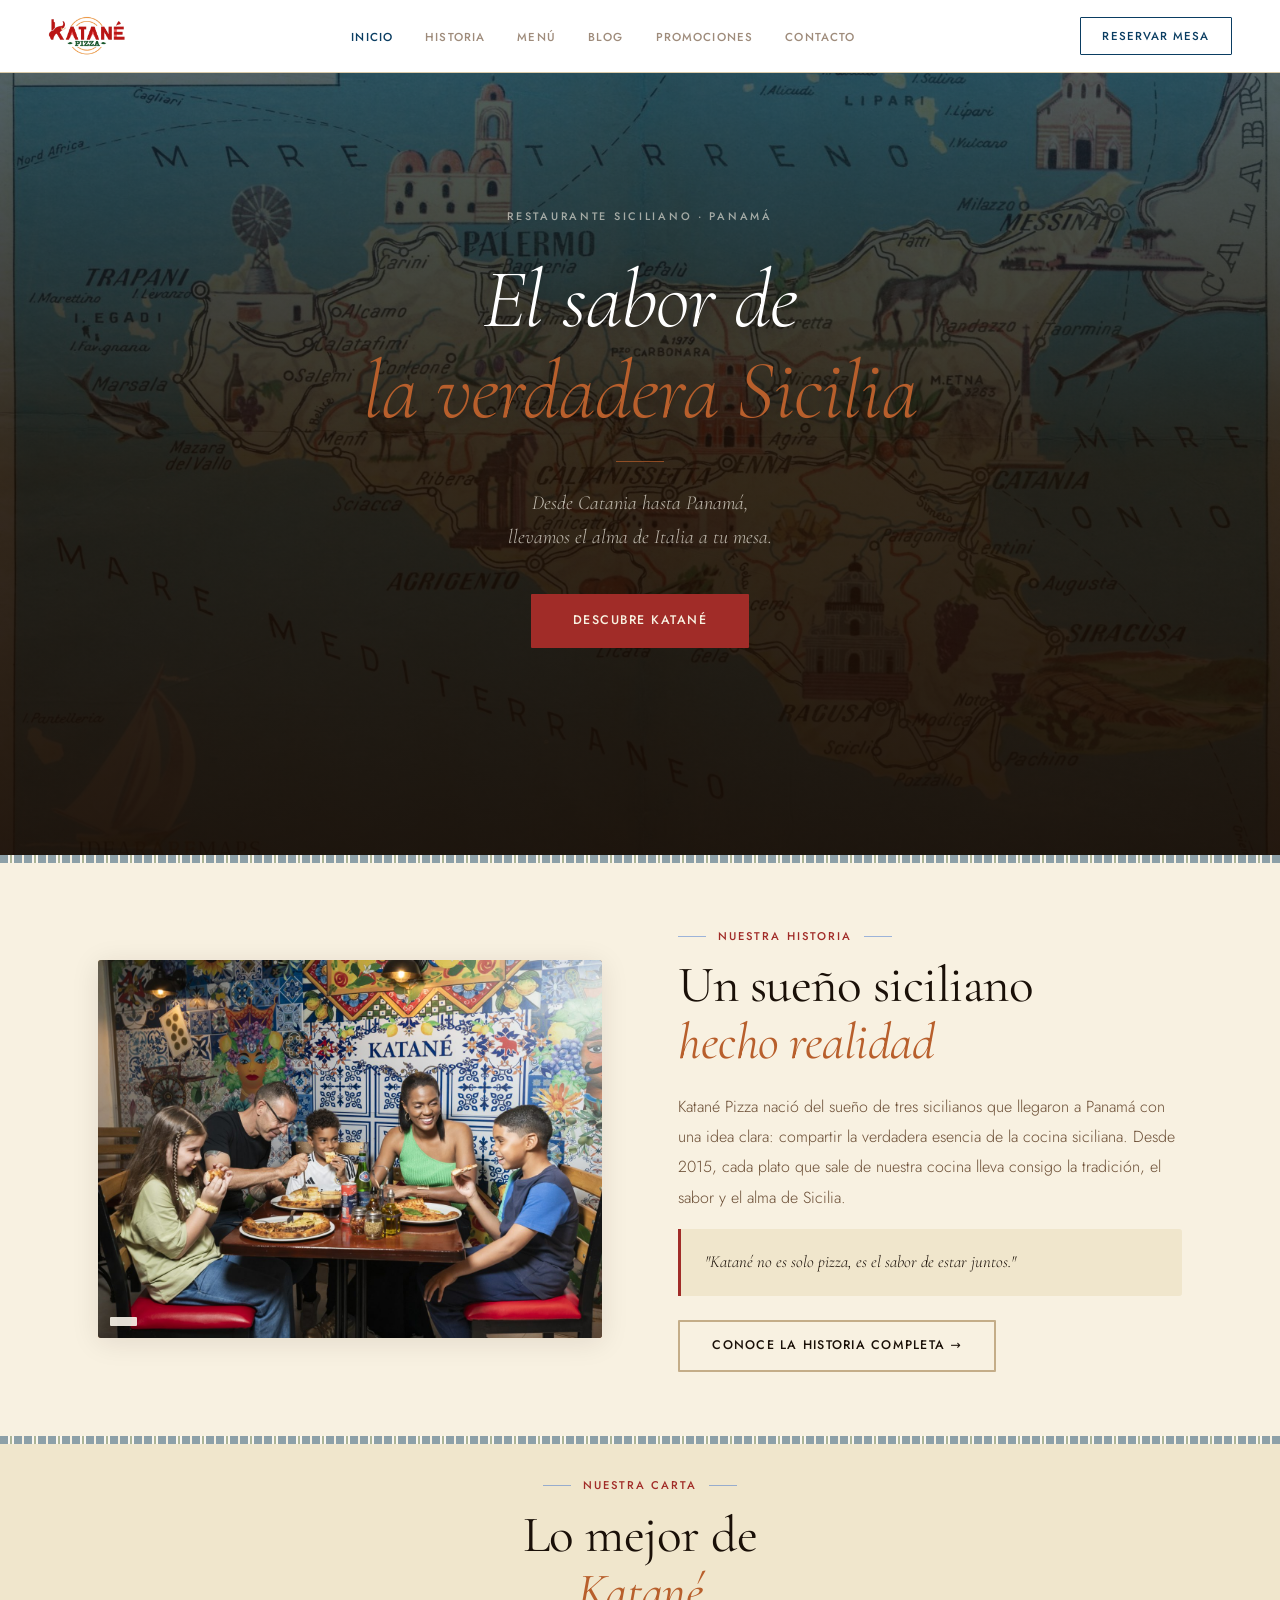
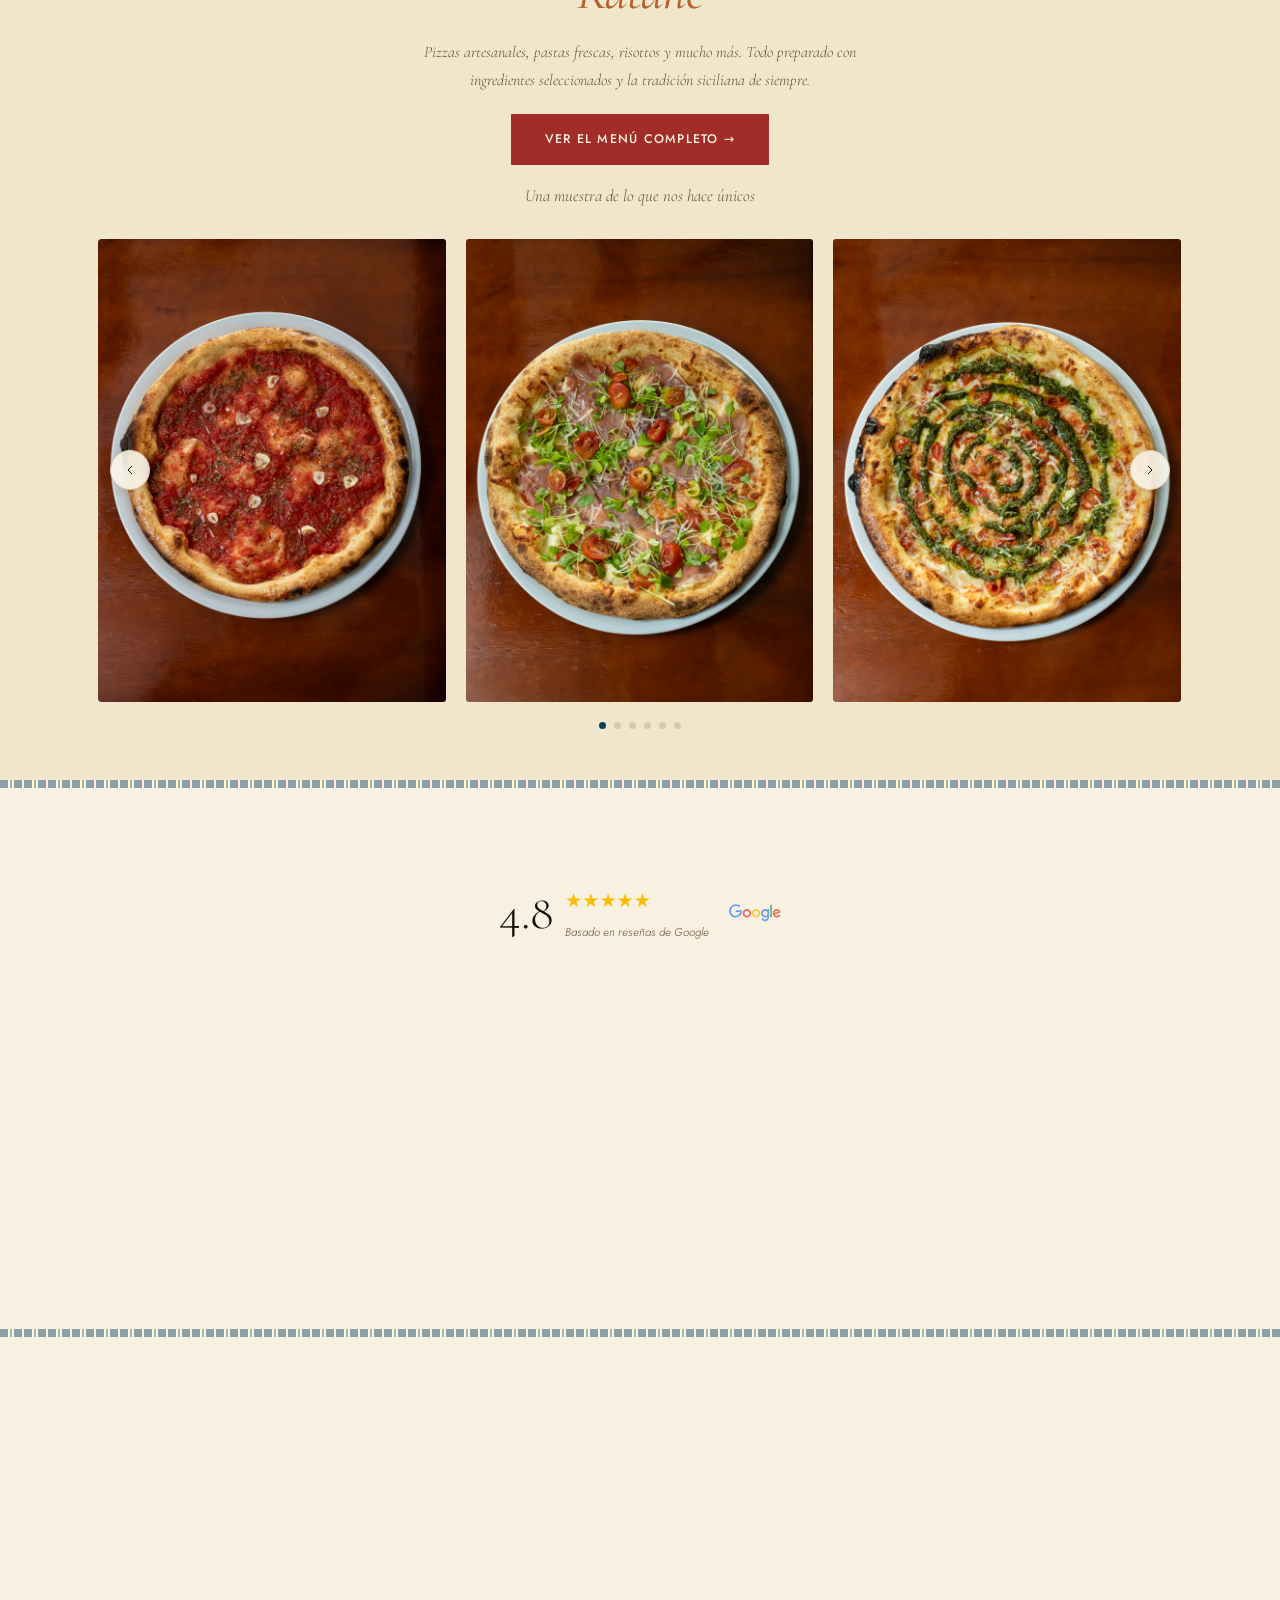
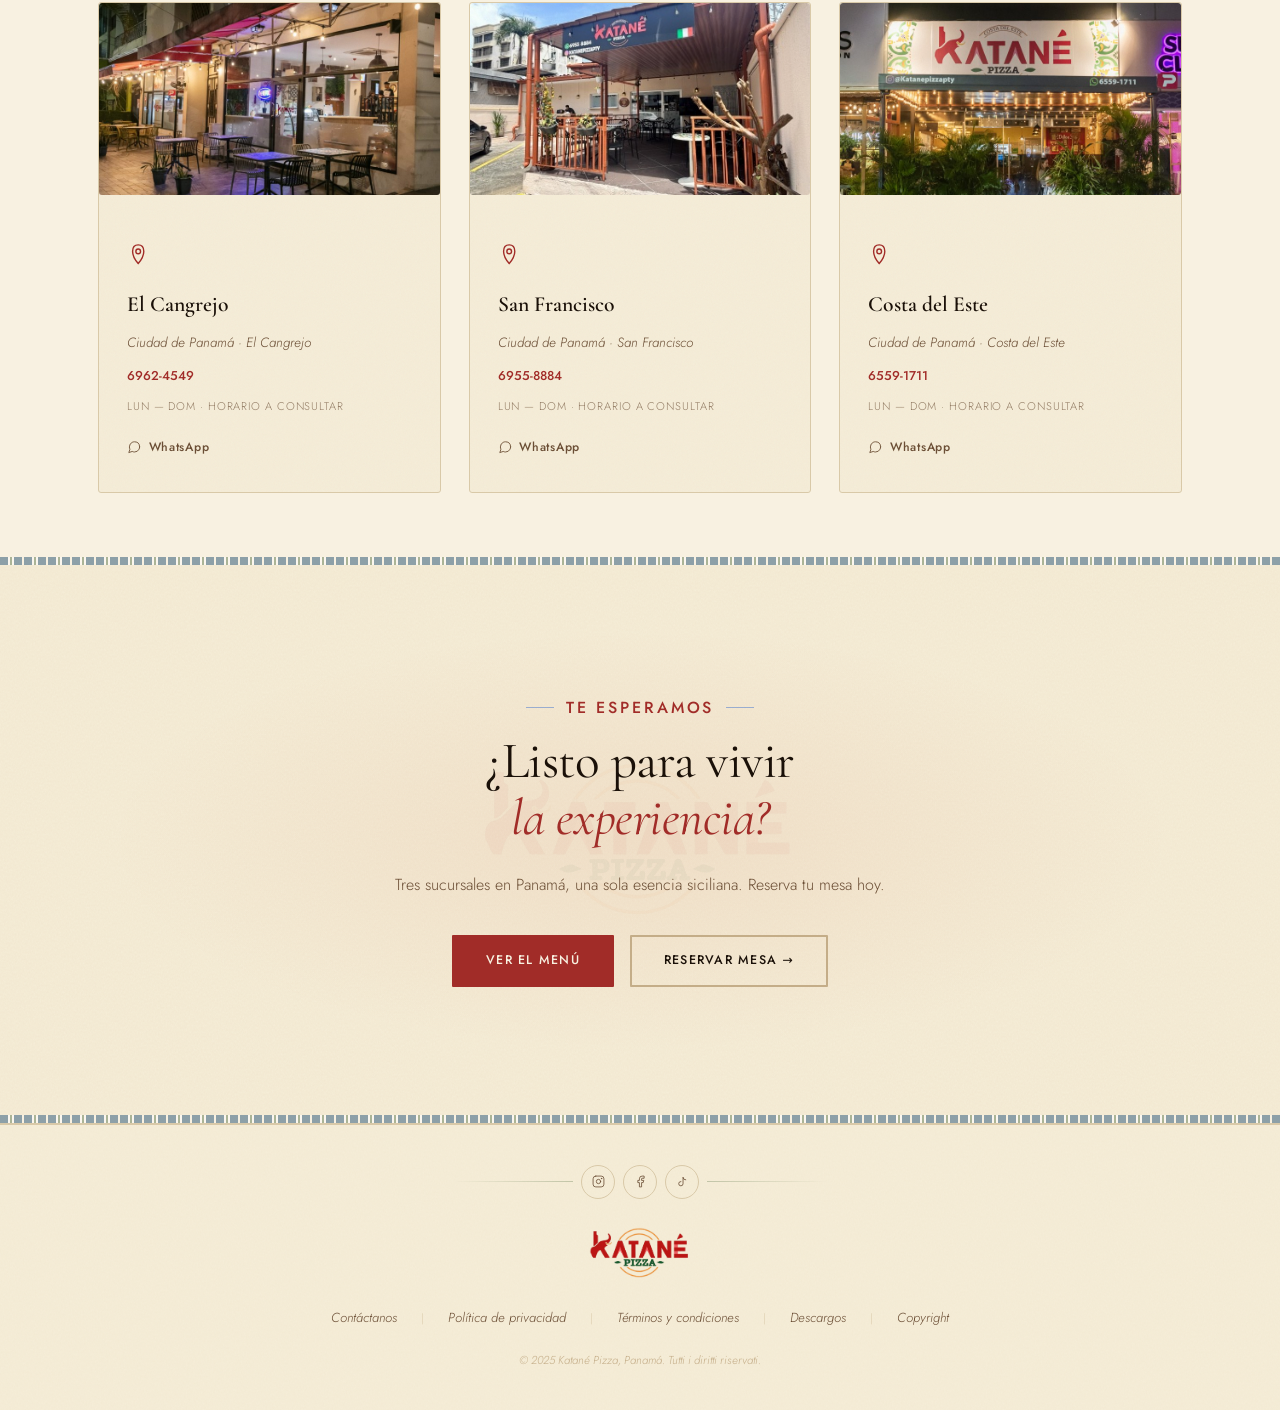
<file: index.html>
﻿<!DOCTYPE html>
<html lang="es">
<head>
<meta charset="UTF-8"/>
<meta name="viewport" content="width=device-width, initial-scale=1.0"/>
<title>Katané Pizza — Restaurante Siciliano en Panamá</title>
<meta name="description" content="Auténtico restaurante siciliano en Panamá. Pizzas artesanales, pastas frescas, risottos y más. Tres sucursales en Ciudad de Panamá."/>
<link rel="preconnect" href="https://fonts.googleapis.com"/>
<link rel="preconnect" href="https://fonts.gstatic.com" crossorigin/>
<link href="https://fonts.googleapis.com/css2?family=Cormorant+Garamond:ital,wght@0,300;0,400;0,600;0,700;1,300;1,400;1,600&family=Jost:wght@300;400;500&family=Pacifico&display=swap" rel="stylesheet"/>
<link rel="stylesheet" href="katane.css"/>
<style>
/* ── ESTILOS EXCLUSIVOS: index.html ── */

/* MASA */
.masa { padding:var(--pad) 0; }
.masa-g { display:grid; grid-template-columns:1fr 1fr; gap:clamp(2.5rem,6vw,6rem); align-items:center; }
.masa-txt .h2 { margin-bottom:1.5rem; }
.masa-txt p { font-size:1rem; color:var(--warm); line-height:1.9; }
.masa-pasos { margin-top:2.25rem; display:flex; flex-direction:column; gap:1.5rem; }
.paso-art { display:flex; gap:1.25rem; align-items:flex-start; }
.paso-icono { width:2.6rem; height:2.6rem; flex-shrink:0; background:var(--arena); border-radius:50%; display:flex; align-items:center; justify-content:center; border:1.5px solid var(--arena-med); margin-top:.1rem; }
.paso-icono svg { width:1.2rem; height:1.2rem; }
.paso-txt h4 { font-family:var(--ff-d); font-weight:600; font-size:1rem; margin-bottom:.2rem; }
.paso-txt p  { font-size:.88rem; color:var(--warm); line-height:1.7; }
.masa-vis { display:flex; align-items:center; justify-content:center; }
.masa-c-wrap { position:relative; width:min(88%,400px); aspect-ratio:1; }
.masa-c { position:absolute; inset:0; border-radius:50%; background:radial-gradient(ellipse at 38% 32%,#E8C49A,#C4895A 28%,#A0582A 55%,#7A3D18 78%,#4A2208); box-shadow:0 8px 36px rgba(184,58,24,.22),inset 0 -4px 18px rgba(0,0,0,.12); }
.masa-c-txt { position:absolute; inset:0; display:flex; flex-direction:column; align-items:center; justify-content:center; text-align:center; padding:2rem; }
.mc-n { font-family:var(--ff-d); font-size:clamp(3.2rem,6.5vw,5rem); font-weight:300; color:rgba(250,245,234,.9); line-height:1; }
.mc-u { font-family:var(--ff-d); font-style:italic; font-size:.9rem; color:rgba(250,245,234,.55); margin-top:.2rem; }
.mc-d { font-size:.65rem; color:rgba(250,245,234,.38); letter-spacing:.12em; text-transform:uppercase; margin-top:.35rem; }
.masa-ring  { position:absolute; inset:-13px; border-radius:50%; border:1.5px dashed rgba(184,148,32,.28); }
.masa-ring2 { position:absolute; inset:-25px; border-radius:50%; border:.5px solid rgba(184,148,32,.1); }

/* ESPECIALIDADES */
.menu-dest { padding:var(--pad) 0; }
.menu-cab { display:flex; align-items:flex-end; justify-content:space-between; flex-wrap:wrap; gap:1.5rem; margin-bottom:clamp(2rem,4.5vw,3.5rem); }
.menu-tabs { display:flex; border:1.5px solid var(--arena-med); border-radius:2px; overflow:hidden; }
.mtab { padding:.58rem 1.25rem; font-family:var(--ff-b); font-size:.72rem; font-weight:500; letter-spacing:.06em; color:var(--warm); border-right:1px solid var(--arena-med); transition:background .25s,color .25s; }
.mtab:last-child { border-right:none; }
.mtab.on,.mtab:hover { background:var(--rojo); color:var(--crema); }
.mpanel { display:none; }
.mpanel.on { display:block; }
.menu-ver-mas { display:flex; justify-content:center; margin-top:2.5rem; }

/* PLATOS */
.plato-nuevo {
  background:var(--crema);
  padding:1.6rem 1.85rem;
  border-bottom:1px solid var(--arena-med);
  display:grid;
  grid-template-columns:1fr auto;
  gap:.3rem 1.5rem;
  transition:background .25s;
  cursor:default;
}
.plato-nuevo:last-child { border-bottom:none; }
.plato-nuevo:hover { background:var(--arena); }
.plato-nuevo-nom { font-family:var(--ff-d); font-size:1.15rem; font-weight:600; grid-column:1; }
.plato-nuevo-prc { font-family:var(--ff-d); font-size:1.05rem; font-weight:600; color:var(--terracota); white-space:nowrap; grid-row:1; }
.plato-nuevo-des { font-size:.88rem; color:var(--warm); line-height:1.65; grid-column:1/-1; font-style:italic; }
.plato-nuevo-tag { font-size:.62rem; letter-spacing:.1em; text-transform:uppercase; color:var(--oliva); font-family:var(--ff-b); font-weight:500; grid-column:1; }
.platos-lista { background:var(--crema); border:1px solid var(--arena-med); border-radius:3px; overflow:hidden; }

/* HISTORIA RESUMEN */
.h-txt .h2 { margin-bottom:1.5rem; }
.h-p { font-size:1rem; color:var(--warm); line-height:1.9; }
.h-p+.h-p { margin-top:1rem; }
.h-cita { margin-top:2.25rem; padding:1.5rem 1.75rem; background:var(--arena); border-left:3px solid var(--rojo); border-radius:0 3px 3px 0; font-family:var(--ff-d); font-style:italic; font-size:1.15rem; color:var(--tinta); line-height:1.6; }
.h-cita cite { display:block; margin-top:.6rem; font-style:normal; font-size:.74rem; color:var(--terracota); letter-spacing:.07em; }
.historia-g { display:grid; grid-template-columns:1fr 1fr; gap:clamp(2.5rem,6vw,6rem); align-items:start; }
.foto-historia { position:relative; aspect-ratio:4/5; border-radius:3px; overflow:hidden; box-shadow:var(--shadow); }
.foto-historia-bg { position:absolute; inset:0; background:linear-gradient(145deg,#C8956A,#9A6040 35%,#703818 65%,#481808); }
.foto-historia-lbl { position:absolute; bottom:1.25rem; left:50%; transform:translateX(-50%); background:rgba(250,245,234,.92); padding:.35rem 1rem; font-family:var(--ff-d); font-style:italic; font-size:.74rem; color:var(--tinta); white-space:nowrap; border-radius:1px; }

@media(max-width:1024px){
  .historia-g,.masa-g { grid-template-columns:1fr; gap:2.5rem; }
  .masa-vis { order:-1; }
  .masa-c-wrap { max-width:280px; margin-inline:auto; }
}
@media(max-width:767px){
  .menu-cab { flex-direction:column; align-items:flex-start; }
}
@media(max-width:767px){
  #carrusel {
    scroll-snap-type:x mandatory;
    -webkit-overflow-scrolling:touch;
    overflow-x:scroll !important;
    overflow-y:hidden;
    display:flex !important;
    gap:.75rem !important;
    padding-bottom:.5rem;
    scrollbar-width:none;
  }
  #carrusel::-webkit-scrollbar { display:none; }
  #carrusel > div {
    flex:0 0 85vw !important;
    scroll-snap-align:center;
    aspect-ratio:3/4 !important;
  }
  /* Ocultar flechas en móvil */
  #carrusel ~ button,
  button[onclick*="moverCarrusel"] {
    display:none !important;
  }
}
</style>
</head>
<body>

<nav class="nav" id="nav">
  <a class="nav-logo" href="index.html" aria-label="Katané Pizza"><img src="katane_logo.png" alt="Katané Pizza"/></a>
  <ul class="nav-links" role="list">
    <li><a href="index.html">Inicio</a></li>
    <li><a href="historia.html">Historia</a></li>
    <li><a href="menu.html">Menú</a></li>
    <li><a href="blog.html">Blog</a></li>
    <li><a href="promociones.html">Promociones</a></li>
    <li><a href="contacto.html">Contacto</a></li>
  </ul>
  <a href="https://wa.me/50769624549" class="nav-cta" target="_blank" rel="noopener">Reservar mesa</a>
  <button class="hamb" id="hambBtn" aria-label="Abrir menú" aria-expanded="false"><span></span><span></span><span></span></button>
</nav>
<div class="mm" id="mm">
  <a href="index.html"    class="lm">Inicio</a>
  <a href="historia.html" class="lm">Historia</a>
  <a href="menu.html"     class="lm">Menú</a>
  <a href="blog.html"     class="lm">Blog</a>
  <a href="promociones.html" class="lm">Promociones</a>
  <a href="contacto.html" class="lm">Contacto</a>
</div>

<!-- HERO -->
<section id="inicio" style="min-height:95vh;position:relative;display:flex;align-items:center;justify-content:center;overflow:hidden;background:#1a0e06">

  <!-- FOTO HERO — reemplaza src con tu foto real de pizza -->
  <div style="position:absolute;inset:0;z-index:0">
    
    <img src="sicilia.jpg" alt="Katané Pizza" style="width:100%;height:100%;object-fit:cover;display:block;opacity:.55"/>
  </div>

  <!-- Overlay gradiente suave -->
  <div style="position:absolute;inset:0;z-index:1;background:linear-gradient(to bottom,rgba(10,61,98,.45) 0%,rgba(26,14,6,.78) 55%,rgba(26,14,6,.92) 100%)"></div>

  <!-- Contenido -->
  <div style="position:relative;z-index:2;text-align:center;padding:2rem var(--g);max-width:820px;margin-inline:auto">

    <p style="font-family:var(--ff-b);font-size:.68rem;font-weight:500;letter-spacing:.25em;text-transform:uppercase;color:rgba(250,245,234,.6);margin-bottom:1.75rem">Restaurante Siciliano · Panamá</p>

    <h1 style="font-family:var(--ff-d);font-size:clamp(2.8rem,6.5vw,5.5rem);font-weight:300;font-style:italic;color:#ffffff;line-height:1.1;letter-spacing:-.01em;margin-bottom:1rem;text-shadow:0 2px 20px rgba(0,0,0,.4)">
      El sabor de<br>
      <span style="color:var(--limon)">la verdadera Sicilia</span>
    </h1>

    <div style="width:48px;height:1px;background:var(--limon);margin:1.5rem auto;opacity:.7"></div>

    <p style="font-family:var(--ff-d);font-style:italic;font-size:clamp(1rem,1.8vw,1.25rem);color:rgba(250,245,234,.72);line-height:1.7;margin-bottom:2.5rem;max-width:480px;margin-inline:auto">
      Desde Catania hasta Panamá,<br>llevamos el alma de Italia a tu mesa.
    </p>

    <a href="menu.html" style="display:inline-flex;align-items:center;gap:.6rem;padding:.9rem 2.5rem;background:var(--rojo);color:var(--crema);font-family:var(--ff-b);font-size:.78rem;font-weight:500;letter-spacing:.12em;text-transform:uppercase;border-radius:1px;text-decoration:none;border:2px solid var(--rojo);transition:background .25s">Descubre Katané</a>

  </div>


</section>

<!-- HISTORIA RESUMEN -->
<div class="franja"></div>
<section style="padding:var(--pad) 0;background:var(--crema)" id="historia">
  <div class="w">
    <div style="display:grid;grid-template-columns:1fr 1fr;gap:clamp(2.5rem,6vw,5rem);align-items:center">
      <div style="border-radius:3px;overflow:hidden;box-shadow:var(--shadow);aspect-ratio:4/3;background:linear-gradient(145deg,#C8956A,#703818);position:relative">
        <img src="familia.jpg" alt="Katané Pizza" style="width:100%;height:100%;object-fit:cover;display:block"/>
        <div style="position:absolute;bottom:.75rem;left:.75rem;background:rgba(250,245,234,.9);padding:.3rem .85rem;font-family:var(--ff-d);font-style:italic;font-size:.72rem;border-radius:1px"><!-- FOTO HISTORIA --></div>
      </div>
      <div>
        <p class="eyebrow rv">Nuestra historia</p>
        <h2 class="h2 rv" style="margin-bottom:1.25rem">Un sueño siciliano<br><em>hecho realidad</em></h2>
        <p style="font-size:1rem;color:var(--warm);line-height:1.9;margin-bottom:1rem">Katané Pizza nació del sueño de tres sicilianos que llegaron a Panamá con una idea clara: compartir la verdadera esencia de la cocina siciliana. Desde 2015, cada plato que sale de nuestra cocina lleva consigo la tradición, el sabor y el alma de Sicilia.</p>
        <blockquote style="padding:1.25rem 1.5rem;background:var(--arena);border-left:3px solid var(--rojo);border-radius:0 3px 3px 0;font-family:var(--ff-d);font-style:italic;font-size:1.05rem;color:var(--tinta);line-height:1.6;margin-bottom:1.5rem">"Katané no es solo pizza, es el sabor de estar juntos."</blockquote>
        <a href="historia.html" class="btn-o">Conoce la historia completa →</a>
      </div>
    </div>
  </div>
</section>


<div class="franja"></div>
<section style="padding:clamp(1.5rem,3vw,2rem) 0 0;background:var(--arena);text-align:center">
  <div class="w">
    <p class="eyebrow rv" style="justify-content:center;margin-bottom:.75rem">Nuestra carta</p>
    <h2 class="h2 rv" style="margin-bottom:1rem">Lo mejor de<br><em>Katané</em></h2>
    <p style="font-family:var(--ff-d);font-style:italic;font-size:1rem;color:var(--warm);max-width:480px;margin-inline:auto;margin-bottom:1.25rem">Pizzas artesanales, pastas frescas, risottos y mucho más. Todo preparado con ingredientes seleccionados y la tradición siciliana de siempre.</p>
    <a href="menu.html" class="btn-r">Ver el menú completo →</a>
  </div>
</section>

<!-- GALERÍA -->
<section style="padding:1rem 0 clamp(2rem,4vw,3.5rem);background:var(--arena);overflow:hidden">
  <div class="w">
    <div style="text-align:center;margin-bottom:1.75rem">
      <p style="font-family:var(--ff-d);font-style:italic;font-size:1.05rem;color:var(--warm)">Una muestra de lo que nos hace únicos</p>
    </div>
    <div style="position:relative;overflow:hidden;border-radius:3px">
      <div id="carrusel" style="display:flex;gap:1.25rem;transition:transform .45s cubic-bezier(.4,0,.2,1)">
        <div style="flex:0 0 calc(33.333% - .85rem);aspect-ratio:3/4;border-radius:3px;overflow:hidden;background:linear-gradient(145deg,#C8956A,#703818);flex-shrink:0"><img src="pizza1.jpg" style="width:100%;height:100%;object-fit:cover;display:block"/></div>
        <div style="flex:0 0 calc(33.333% - .85rem);aspect-ratio:3/4;border-radius:3px;overflow:hidden;background:linear-gradient(145deg,#A87050,#5A2810);flex-shrink:0"><img src="pizza2.jpg" style="width:100%;height:100%;object-fit:cover;display:block"/></div>
        <div style="flex:0 0 calc(33.333% - .85rem);aspect-ratio:3/4;border-radius:3px;overflow:hidden;background:linear-gradient(145deg,#8B5030,#4A1808);flex-shrink:0"><img src="pizza3.jpg" style="width:100%;height:100%;object-fit:cover;display:block"/></div>
        <div style="flex:0 0 calc(33.333% - .85rem);aspect-ratio:3/4;border-radius:3px;overflow:hidden;background:linear-gradient(145deg,#C8956A,#703818);flex-shrink:0"><img src="pizza4.jpg" style="width:100%;height:100%;object-fit:cover;display:block"/></div>
        <div style="flex:0 0 calc(33.333% - .85rem);aspect-ratio:3/4;border-radius:3px;overflow:hidden;background:linear-gradient(145deg,#A87050,#5A2810);flex-shrink:0"><img src="pizza5.jpg" style="width:100%;height:100%;object-fit:cover;display:block"/></div>
        <div style="flex:0 0 calc(33.333% - .85rem);aspect-ratio:3/4;border-radius:3px;overflow:hidden;background:linear-gradient(145deg,#8B5030,#4A1808);flex-shrink:0"><img src="pizza6.jpg" style="width:100%;height:100%;object-fit:cover;display:block"/></div>
        <div style="flex:0 0 calc(33.333% - .85rem);aspect-ratio:3/4;border-radius:3px;overflow:hidden;background:linear-gradient(145deg,#C8956A,#703818);flex-shrink:0"><img src="pizza1.jpg" style="width:100%;height:100%;object-fit:cover;display:block"/></div>
        <div style="flex:0 0 calc(33.333% - .85rem);aspect-ratio:3/4;border-radius:3px;overflow:hidden;background:linear-gradient(145deg,#A87050,#5A2810);flex-shrink:0"><img src="pizza2.jpg" style="width:100%;height:100%;object-fit:cover;display:block"/></div>
        <div style="flex:0 0 calc(33.333% - .85rem);aspect-ratio:3/4;border-radius:3px;overflow:hidden;background:linear-gradient(145deg,#8B5030,#4A1808);flex-shrink:0"><img src="pizza3.jpg" style="width:100%;height:100%;object-fit:cover;display:block"/></div>
      </div>
      <button onclick="moverCarrusel(-1)" style="position:absolute;left:.75rem;top:50%;transform:translateY(-50%);width:40px;height:40px;border-radius:50%;background:rgba(250,245,234,.9);border:1px solid var(--arena-med);cursor:pointer;display:flex;align-items:center;justify-content:center;box-shadow:0 2px 12px rgba(40,24,8,.12);z-index:2">
        <svg width="16" height="16" viewBox="0 0 24 24" fill="none" stroke="var(--tinta)" stroke-width="1.5"><polyline points="15 18 9 12 15 6"/></svg>
      </button>
      <button onclick="moverCarrusel(1)" style="position:absolute;right:.75rem;top:50%;transform:translateY(-50%);width:40px;height:40px;border-radius:50%;background:rgba(250,245,234,.9);border:1px solid var(--arena-med);cursor:pointer;display:flex;align-items:center;justify-content:center;box-shadow:0 2px 12px rgba(40,24,8,.12);z-index:2">
        <svg width="16" height="16" viewBox="0 0 24 24" fill="none" stroke="var(--tinta)" stroke-width="1.5"><polyline points="9 18 15 12 9 6"/></svg>
      </button>
    </div>
    <div id="carrusel-dots" style="display:flex;justify-content:center;gap:.5rem;margin-top:1.25rem">
      <span onclick="irASlide(0)" style="width:7px;height:7px;border-radius:50%;background:var(--azul);cursor:pointer;display:inline-block"></span>
      <span onclick="irASlide(1)" style="width:7px;height:7px;border-radius:50%;background:var(--arena-med);cursor:pointer;display:inline-block"></span>
      <span onclick="irASlide(2)" style="width:7px;height:7px;border-radius:50%;background:var(--arena-med);cursor:pointer;display:inline-block"></span>
      <span onclick="irASlide(3)" style="width:7px;height:7px;border-radius:50%;background:var(--arena-med);cursor:pointer;display:inline-block"></span>
      <span onclick="irASlide(4)" style="width:7px;height:7px;border-radius:50%;background:var(--arena-med);cursor:pointer;display:inline-block"></span>
      <span onclick="irASlide(5)" style="width:7px;height:7px;border-radius:50%;background:var(--arena-med);cursor:pointer;display:inline-block"></span>
    </div>
  </div>
</section>

<!-- RESEÑAS -->
<div class="franja"></div>
<section style="padding:var(--pad) 0;background:var(--crema)">
  <div class="w">

    <!-- Rating general -->
    <div style="text-align:center;margin-bottom:3rem">
      <p class="eyebrow rv" style="justify-content:center;margin-bottom:.75rem">Lo que dicen nuestros clientes</p>
      <div style="display:flex;align-items:center;justify-content:center;gap:.75rem;margin-bottom:.5rem">
        <span style="font-family:var(--ff-d);font-size:3rem;font-weight:300;color:var(--tinta);line-height:1">4.8</span>
        <div>
          <div style="display:flex;gap:3px;margin-bottom:.25rem">
            <span style="color:#FBBC04;font-size:1.2rem">★★★★★</span>
          </div>
          <p style="font-size:.72rem;color:var(--warm);font-style:italic">Basado en reseñas de Google</p>
        </div>
        <!-- Logo Google SVG -->
        <svg width="52" height="18" viewBox="0 0 272 92" xmlns="http://www.w3.org/2000/svg" style="margin-left:.5rem;opacity:.75">
          <path d="M115.75 47.18c0 12.77-9.99 22.18-22.25 22.18s-22.25-9.41-22.25-22.18C71.25 34.32 81.24 25 93.5 25s22.25 9.32 22.25 22.18zm-9.74 0c0-7.98-5.79-13.44-12.51-13.44S80.99 39.2 80.99 47.18c0 7.9 5.79 13.44 12.51 13.44s12.51-5.55 12.51-13.44z" fill="#EA4335"/><path d="M163.75 47.18c0 12.77-9.99 22.18-22.25 22.18s-22.25-9.41-22.25-22.18c0-12.85 9.99-22.18 22.25-22.18s22.25 9.32 22.25 22.18zm-9.74 0c0-7.98-5.79-13.44-12.51-13.44s-12.51 5.46-12.51 13.44c0 7.9 5.79 13.44 12.51 13.44s12.51-5.55 12.51-13.44z" fill="#FBBC05"/><path d="M209.75 26.34v39.82c0 16.38-9.66 23.07-21.08 23.07-10.75 0-17.22-7.19-19.66-13.07l8.48-3.53c1.51 3.61 5.21 7.87 11.17 7.87 7.31 0 11.84-4.51 11.84-13v-3.19h-.34c-2.18 2.69-6.38 5.04-11.68 5.04-11.09 0-21.25-9.66-21.25-22.09 0-12.52 10.16-22.26 21.25-22.26 5.29 0 9.49 2.35 11.68 4.96h.34v-3.61h9.25zm-8.56 20.92c0-7.81-5.21-13.52-11.84-13.52-6.72 0-12.35 5.71-12.35 13.52 0 7.73 5.63 13.36 12.35 13.36 6.63 0 11.84-5.63 11.84-13.36z" fill="#4285F4"/><path d="M225 3v65h-9.5V3h9.5z" fill="#34A853"/><path d="M262.02 54.48l7.56 5.04c-2.44 3.61-8.32 9.83-18.48 9.83-12.6 0-22.01-9.74-22.01-22.18 0-13.19 9.49-22.18 20.92-22.18 11.51 0 17.14 9.16 18.98 14.11l1.01 2.52-29.65 12.28c2.27 4.45 5.8 6.72 10.75 6.72 4.96 0 8.4-2.44 10.92-6.14zm-23.27-7.98l19.82-8.23c-1.09-2.77-4.37-4.7-8.23-4.7-4.95 0-11.84 4.37-11.59 12.93z" fill="#EA4335"/><path d="M35.29 41.41V32H67c.31 1.64.47 3.58.47 5.68 0 7.06-1.93 15.79-8.15 22.01-6.05 6.3-13.78 9.66-24.02 9.66C16.32 69.35.36 53.89.36 34.91.36 15.93 16.32.47 35.3.47c10.5 0 17.98 4.12 23.6 9.49l-6.64 6.64c-4.03-3.78-9.49-6.72-16.97-6.72-13.86 0-24.7 11.17-24.7 25.03 0 13.86 10.84 25.03 24.7 25.03 8.99 0 14.11-3.61 17.39-6.89 2.66-2.66 4.41-6.46 5.1-11.65H35.29z" fill="#4285F4"/></svg>
      </div>
    </div>

    <!-- Tarjetas de reseñas -->
    <div style="display:grid;grid-template-columns:repeat(3,1fr);gap:1.5rem">

  <div class="rv" style="transition-delay:.05s;background:var(--arena);border:1px solid var(--arena-med);border-radius:3px;padding:1.75rem">
    <div style="display:flex;align-items:center;gap:.75rem;margin-bottom:1rem">
      <div style="width:38px;height:38px;border-radius:50%;background:var(--rojo);color:var(--crema);font-size:1rem;font-weight:600;display:flex;align-items:center;justify-content:center;flex-shrink:0">E</div>
      <div>
        <div style="font-size:.95rem;font-weight:600;color:var(--tinta)">Emma</div>
        <div style="color:#FBBC04;font-size:.85rem">★★★★★</div>
      </div>
    </div>
    <p style="font-size:.9rem;color:var(--warm);line-height:1.75">The pizza was amazing: 10/10! The tiramisu was real and authentic — we had a pistachio tiramisu and it was great. The staff were attentive and got you anything. A great place overall, we will be back.</p>
  </div>

  <div class="rv" style="transition-delay:.1s;background:var(--arena);border:1px solid var(--arena-med);border-radius:3px;padding:1.75rem">
    <div style="display:flex;align-items:center;gap:.75rem;margin-bottom:1rem">
      <div style="width:38px;height:38px;border-radius:50%;background:var(--azul);color:var(--crema);font-size:1rem;font-weight:600;display:flex;align-items:center;justify-content:center;flex-shrink:0">S</div>
      <div>
        <div style="font-size:.95rem;font-weight:600;color:var(--tinta)">Shawn Cumpston · Local Guide</div>
        <div style="color:#FBBC04;font-size:.85rem">★★★★★</div>
      </div>
    </div>
    <p style="font-size:.9rem;color:var(--warm);line-height:1.75">Fast and friendly service. Our pizza came out quickly — very fresh and tasty! The crust is like NY style but lighter. Even though we were only in Panama City for a week we came back. Really enjoyed it.</p>
  </div>

  <div class="rv" style="transition-delay:.15s;background:var(--arena);border:1px solid var(--arena-med);border-radius:3px;padding:1.75rem">
    <div style="display:flex;align-items:center;gap:.75rem;margin-bottom:1rem">
      <div style="width:38px;height:38px;border-radius:50%;background:var(--oliva);color:var(--crema);font-size:1rem;font-weight:600;display:flex;align-items:center;justify-content:center;flex-shrink:0">L</div>
      <div>
        <div style="font-size:.95rem;font-weight:600;color:var(--tinta)">Louis · Local Guide</div>
        <div style="color:#FBBC04;font-size:.85rem">★★★★★</div>
      </div>
    </div>
    <p style="font-size:.9rem;color:var(--warm);line-height:1.75">A great find in Panama City. Visiting from the States, we had trouble finding high quality pizza until we came here. Their crust is uniquely crispy and light — a texture I never experienced before. Pasta dishes were excellent. The wait staff is very friendly and patient. They met the moment.</p>
  </div>

</div>
  </div>
</section>

<!-- SUCURSALES -->
<div class="franja"></div>
<section class="suc" id="sucursales">
  <div class="w">
    <div class="suc-hdr"><p class="eyebrow rv">Dónde estamos</p><h2 class="h2 rv">Tres rincones<br><em>de Sicilia en Panamá</em></h2></div>
    <div class="suc-g">
      <div class="suc-card rv suc-foto-1"><div style="aspect-ratio:16/9;border-radius:3px;overflow:hidden;background:linear-gradient(145deg,#C8956A,#703818);margin-bottom:1.25rem">
  <img src="cangrejo.jpg" alt="Katané El Cangrejo" style="width:100%;height:100%;object-fit:cover;display:block"/>
</div><div class="suc-body"><div class="suc-ico"><svg viewBox="0 0 24 24" fill="none" stroke="var(--rojo)" stroke-width="1.5" stroke-linecap="round"><path d="M12 2 Q18 2 18 9 Q18 15 12 22 Q6 15 6 9 Q6 2 12 2 Z"/><circle cx="12" cy="9" r="2.5"/></svg></div><div class="suc-nom">El Cangrejo</div><div class="suc-dir">Ciudad de Panamá · El Cangrejo</div><div class="suc-tel">6962-4549</div><div class="suc-hora">Lun — Dom · Horario a consultar</div><a href="https://wa.me/50769624549" class="suc-wa" target="_blank"><svg viewBox="0 0 24 24" fill="none" stroke="currentColor" stroke-width="1.5" stroke-linecap="round"><path d="M21 11.5a8.38 8.38 0 0 1-.9 3.8 8.5 8.5 0 0 1-7.6 4.7 8.38 8.38 0 0 1-3.8-.9L3 21l1.9-5.7a8.38 8.38 0 0 1-.9-3.8 8.5 8.5 0 0 1 4.7-7.6 8.38 8.38 0 0 1 3.8-.9h.5a8.48 8.48 0 0 1 8 8v.5z"/></svg>WhatsApp</a></div></div>
      <div class="suc-card rv suc-foto-2"><div style="aspect-ratio:16/9;border-radius:3px;overflow:hidden;background:linear-gradient(145deg,#A87050,#5A2810);margin-bottom:1.25rem">
  <img src="sf.jpg" alt="Katané San Francisco" style="width:100%;height:100%;object-fit:cover;display:block"/>
</div><div class="suc-body"><div class="suc-ico"><svg viewBox="0 0 24 24" fill="none" stroke="var(--rojo)" stroke-width="1.5" stroke-linecap="round"><path d="M12 2 Q18 2 18 9 Q18 15 12 22 Q6 15 6 9 Q6 2 12 2 Z"/><circle cx="12" cy="9" r="2.5"/></svg></div><div class="suc-nom">San Francisco</div><div class="suc-dir">Ciudad de Panamá · San Francisco</div><div class="suc-tel">6955-8884</div><div class="suc-hora">Lun — Dom · Horario a consultar</div><a href="https://wa.me/50769558884" class="suc-wa" target="_blank"><svg viewBox="0 0 24 24" fill="none" stroke="currentColor" stroke-width="1.5" stroke-linecap="round"><path d="M21 11.5a8.38 8.38 0 0 1-.9 3.8 8.5 8.5 0 0 1-7.6 4.7 8.38 8.38 0 0 1-3.8-.9L3 21l1.9-5.7a8.38 8.38 0 0 1-.9-3.8 8.5 8.5 0 0 1 4.7-7.6 8.38 8.38 0 0 1 3.8-.9h.5a8.48 8.48 0 0 1 8 8v.5z"/></svg>WhatsApp</a></div></div>
      <div class="suc-card rv suc-foto-3"><div style="aspect-ratio:16/9;border-radius:3px;overflow:hidden;background:linear-gradient(145deg,#8B5030,#4A1808);margin-bottom:1.25rem">
  <img src="cde.jpg" alt="Katané Costa del Este" style="width:100%;height:100%;object-fit:cover;display:block"/>
</div><div class="suc-body"><div class="suc-ico"><svg viewBox="0 0 24 24" fill="none" stroke="var(--rojo)" stroke-width="1.5" stroke-linecap="round"><path d="M12 2 Q18 2 18 9 Q18 15 12 22 Q6 15 6 9 Q6 2 12 2 Z"/><circle cx="12" cy="9" r="2.5"/></svg></div><div class="suc-nom">Costa del Este</div><div class="suc-dir">Ciudad de Panamá · Costa del Este</div><div class="suc-tel">6559-1711</div><div class="suc-hora">Lun — Dom · Horario a consultar</div><a href="https://wa.me/50765591711" class="suc-wa" target="_blank"><svg viewBox="0 0 24 24" fill="none" stroke="currentColor" stroke-width="1.5" stroke-linecap="round"><path d="M21 11.5a8.38 8.38 0 0 1-.9 3.8 8.5 8.5 0 0 1-7.6 4.7 8.38 8.38 0 0 1-3.8-.9L3 21l1.9-5.7a8.38 8.38 0 0 1-.9-3.8 8.5 8.5 0 0 1 4.7-7.6 8.38 8.38 0 0 1 3.8-.9h.5a8.48 8.48 0 0 1 8 8v.5z"/></svg>WhatsApp</a></div></div>
    </div>
  </div>
</section>

<!-- CONTACTO CTA -->
<div class="franja"></div>
<section class="cto" id="contacto">
  <img class="cto-wm" src="katane_logo.png" alt="" aria-hidden="true"/>
  <div class="w" style="padding-block:var(--pad)">
    <div class="cto-int">
      <p class="eyebrow rv" style="justify-content:center">Te esperamos</p>
      <h2 class="h2 rv" style="transition-delay:.1s;color:var(--tinta)">¿Listo para vivir<br><em>la experiencia?</em></h2>
      <p class="rv" style="transition-delay:.2s;color:var(--warm)">Tres sucursales en Panamá, una sola esencia siciliana. Reserva tu mesa hoy.</p>
      <div class="cto-btns rv" style="transition-delay:.3s">
        <a href="menu.html" class="btn-r">Ver el menú</a>
        <a href="https://wa.me/50769624549" target="_blank" class="btn-o">Reservar mesa →</a>
      </div>
    </div>
  </div>
</section>

<div class="franja"></div>
<footer class="footer" style="text-align:center;padding:2.5rem var(--g)">

  <!-- Redes sociales -->
  <div style="display:flex;align-items:center;justify-content:center;gap:.5rem;margin-bottom:1.75rem">
    <div style="flex:1;max-width:120px;height:1px;background:linear-gradient(90deg,transparent,var(--oliva));opacity:.3"></div>
    <a href="https://www.instagram.com/katanepizzapty/?igsh=OW45bTJsem5mYjI1#" target="_blank" class="rs" aria-label="Instagram">
      <svg viewBox="0 0 24 24" fill="none" stroke="currentColor" stroke-width="1.5" stroke-linecap="round"><rect x="2" y="2" width="20" height="20" rx="5"/><circle cx="12" cy="12" r="4"/><circle cx="17.5" cy="6.5" r=".5" fill="currentColor"/></svg>
    </a>
    <a href="https://www.facebook.com/share/1NUgrXsh8u/" target="_blank" class="rs" aria-label="Facebook">
      <svg viewBox="0 0 24 24" fill="none" stroke="currentColor" stroke-width="1.5" stroke-linecap="round"><path d="M18 2h-3a5 5 0 0 0-5 5v3H7v4h3v8h4v-8h3l1-4h-4V7a1 1 0 0 1 1-1h3z"/></svg>
    </a>
    <a href="https://www.tiktok.com/@katanepizzapanama?_r=1&_d=ebe4566h4g21e1&sec_uid=MS4wLjABAAAAJFqLadec6BEqzHCeApnFyxJb4QWZkoRpzAduci1-OoASdecs2WnV0ZfeYwrtkRE3&share_author_id=6848393219497526278&sharer_language=es&source=h5_m&u_code=db26i72e6g5fdj&timestamp=1755752537&user_id=6795720730359530501&sec_user_id=MS4wLjABAAAAXxycx6LyeUWZlk2QsUrBizjBpqruUMTOzHI55eSY5ZHoNQpmUFMm6Hf5kimnsxRc&item_author_type=2&utm_source=whatsapp&utm_campaign=client_share&utm_medium=android&share_iid=7537588654521763589&share_link_id=003f589d-e86c-48cb-b1d5-07d1253aa736&share_app_id=1233&ugbiz_name=ACCOUNT&ug_btm=b6880%2Cb5836&social_share_type=5&enable_checksum=1" target="_blank" class="rs" aria-label="TikTok">
      <svg viewBox="0 0 24 24" fill="none" stroke="currentColor" stroke-width="1.5" stroke-linecap="round"><path d="M9 12a4 4 0 1 0 4 4V4a5 5 0 0 0 5 5"/></svg>
    </a>
    <div style="flex:1;max-width:120px;height:1px;background:linear-gradient(90deg,var(--oliva),transparent);opacity:.3"></div>
  </div>

  <!-- Logo -->
  <div style="margin-bottom:1.75rem">
    <img src="katane_logo.png" alt="Katané Pizza" style="height:52px;width:auto;mix-blend-mode:multiply;margin-inline:auto"/>
  </div>

  <!-- Links inferiores -->
  <div style="display:flex;align-items:center;justify-content:center;flex-wrap:wrap;gap:.5rem 1.5rem;margin-bottom:1.25rem">
    <a href="contacto.html" style="font-size:.82rem;color:var(--warm);font-style:italic;transition:color .25s">Contáctanos</a>
    <span style="color:var(--arena-med);font-size:.7rem">|</span>
    <a href="privacidad.html" style="font-size:.82rem;color:var(--warm);font-style:italic;transition:color .25s">Política de privacidad</a>
    <span style="color:var(--arena-med);font-size:.7rem">|</span>
    <a href="terminos.html" style="font-size:.82rem;color:var(--warm);font-style:italic;transition:color .25s">Términos y condiciones</a>
    <span style="color:var(--arena-med);font-size:.7rem">|</span>
    <a href="descargos.html" style="font-size:.82rem;color:var(--warm);font-style:italic;transition:color .25s">Descargos</a>
    <span style="color:var(--arena-med);font-size:.7rem">|</span>
    <a href="copyright.html" style="font-size:.82rem;color:var(--warm);font-style:italic;transition:color .25s">Copyright</a>
  </div>

  <!-- Copyright -->
  <p style="font-size:.72rem;color:var(--piedra);font-style:italic">© 2025 Katané Pizza, Panamá. Tutti i diritti riservati.</p>

</footer>

<script>
let slideActual = 0;
const totalSlides = 6;

function moverCarrusel(dir) {
  slideActual = slideActual + dir;
  if (slideActual >= totalSlides) {
    slideActual = 0;
    const c = document.getElementById('carrusel');
    c.style.transition = 'none';
    c.style.transform = 'translateX(0)';
    setTimeout(() => {
      c.style.transition = 'transform .45s cubic-bezier(.4,0,.2,1)';
    }, 20);
    actualizarCarrusel();
    return;
  }
  if (slideActual < 0) slideActual = totalSlides - 1;
  actualizarCarrusel();
}

function irASlide(n) {
  slideActual = n;
  actualizarCarrusel();
}

function actualizarCarrusel() {
  const c = document.getElementById('carrusel');
  const itemW = c.children[0].offsetWidth + 20;
  c.style.transform = 'translateX(-' + (slideActual * itemW) + 'px)';
  document.querySelectorAll('#carrusel-dots span').forEach((d, i) => {
    d.style.background = i === slideActual ? 'var(--azul)' : 'var(--arena-med)';
  });
}

</script>
<script src="katane.js"></script>
</body>
</html>
</file>
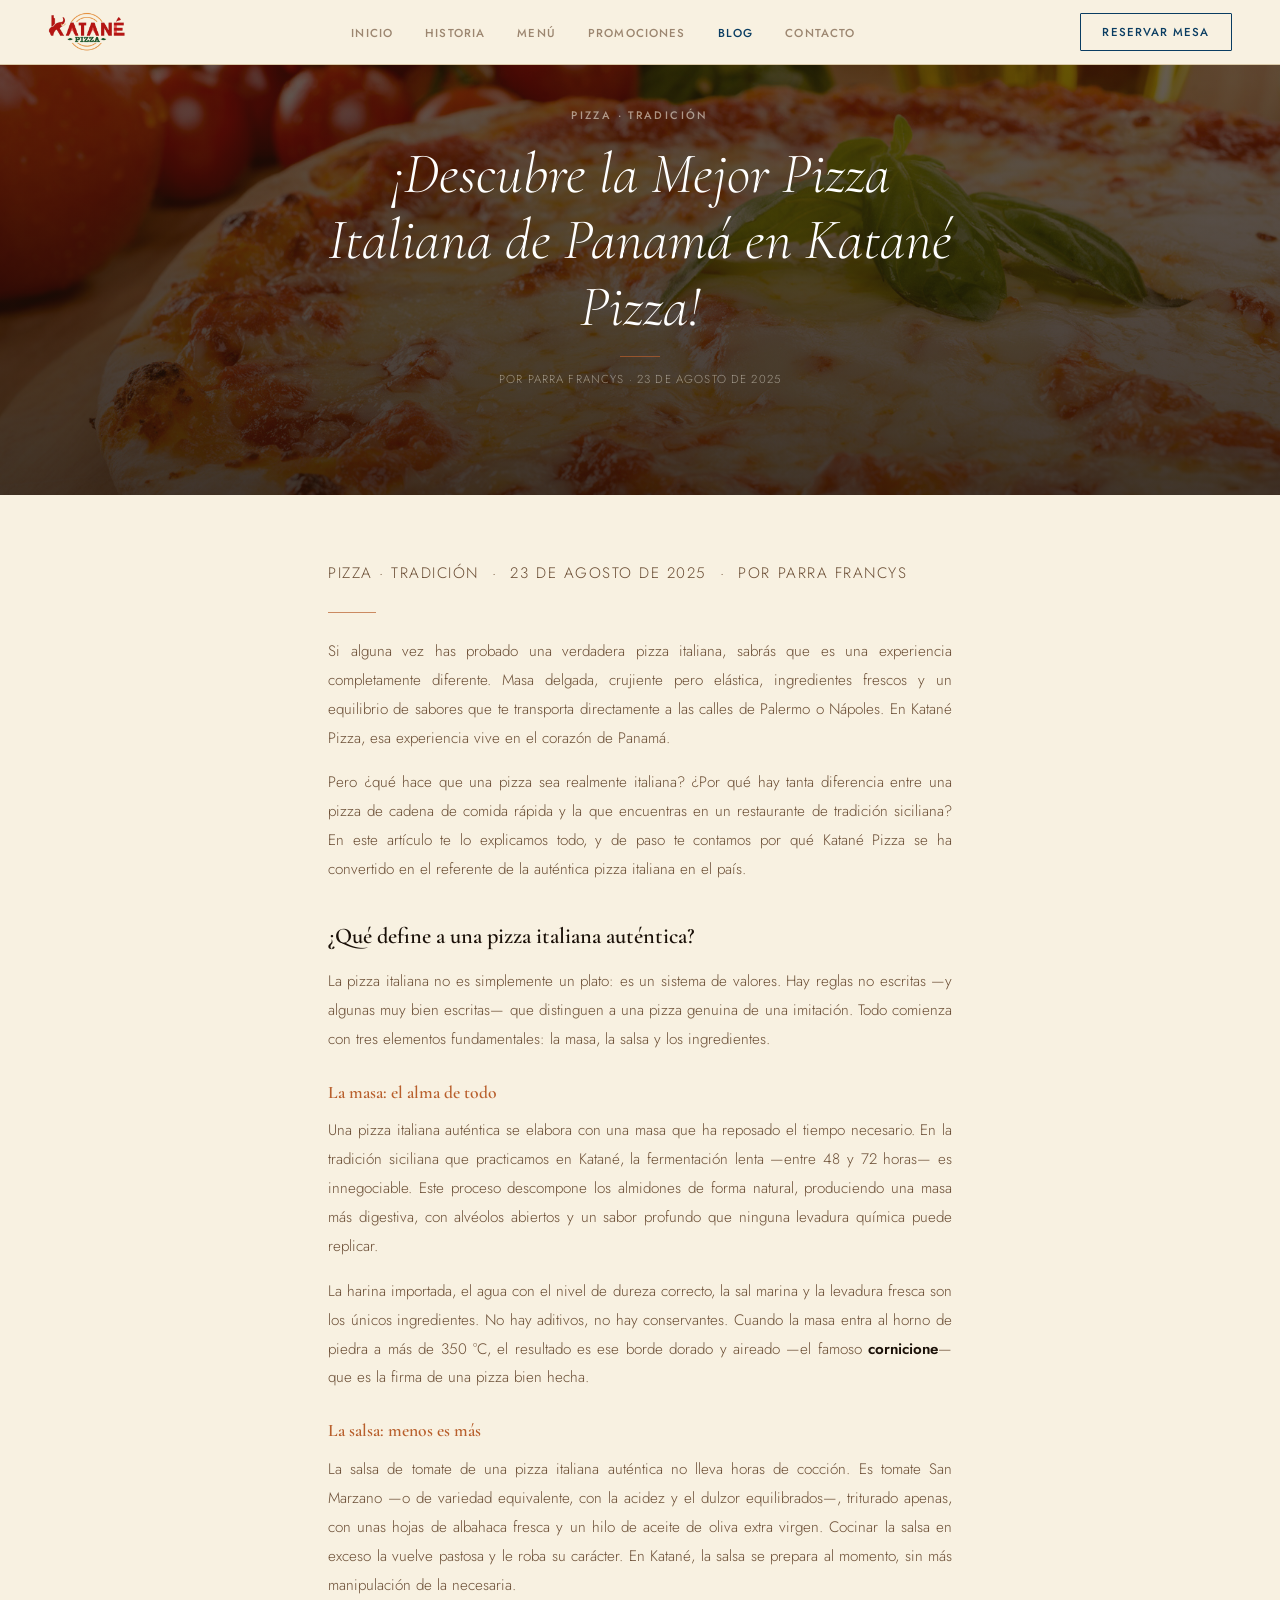
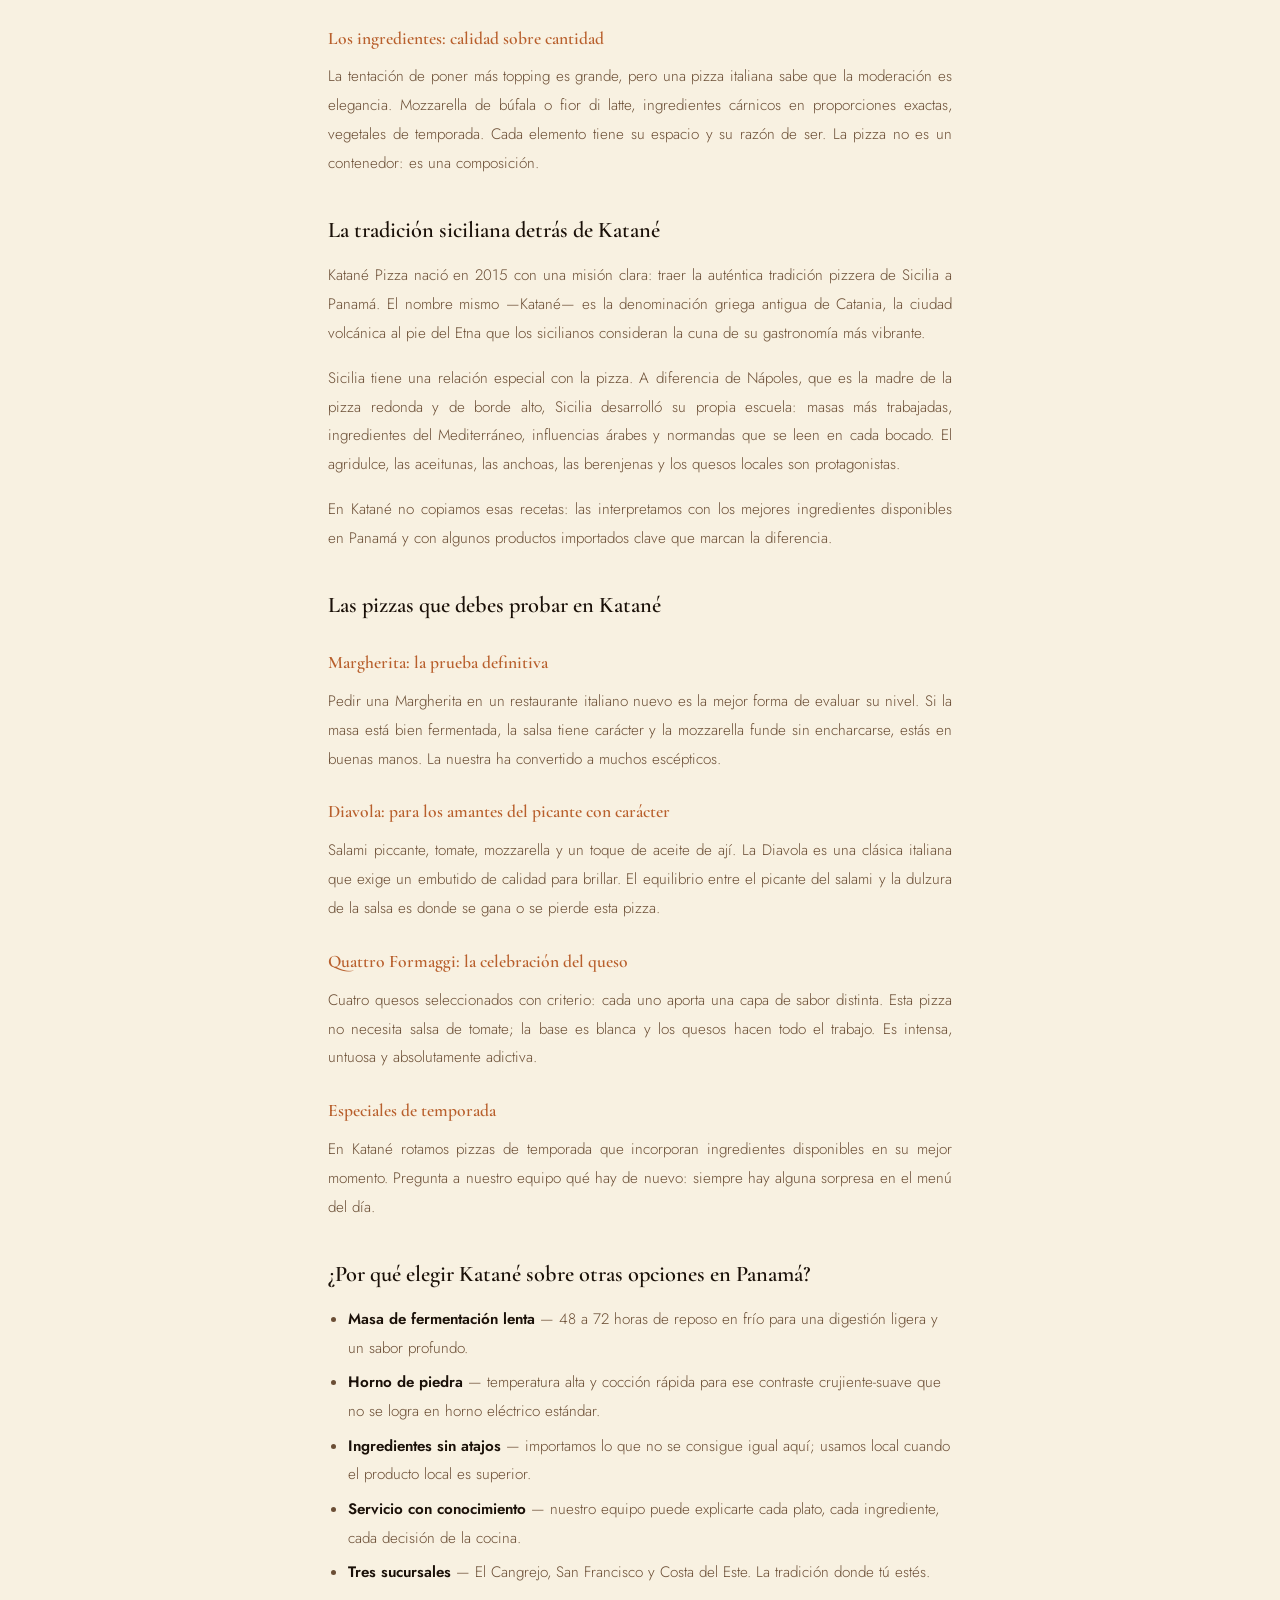
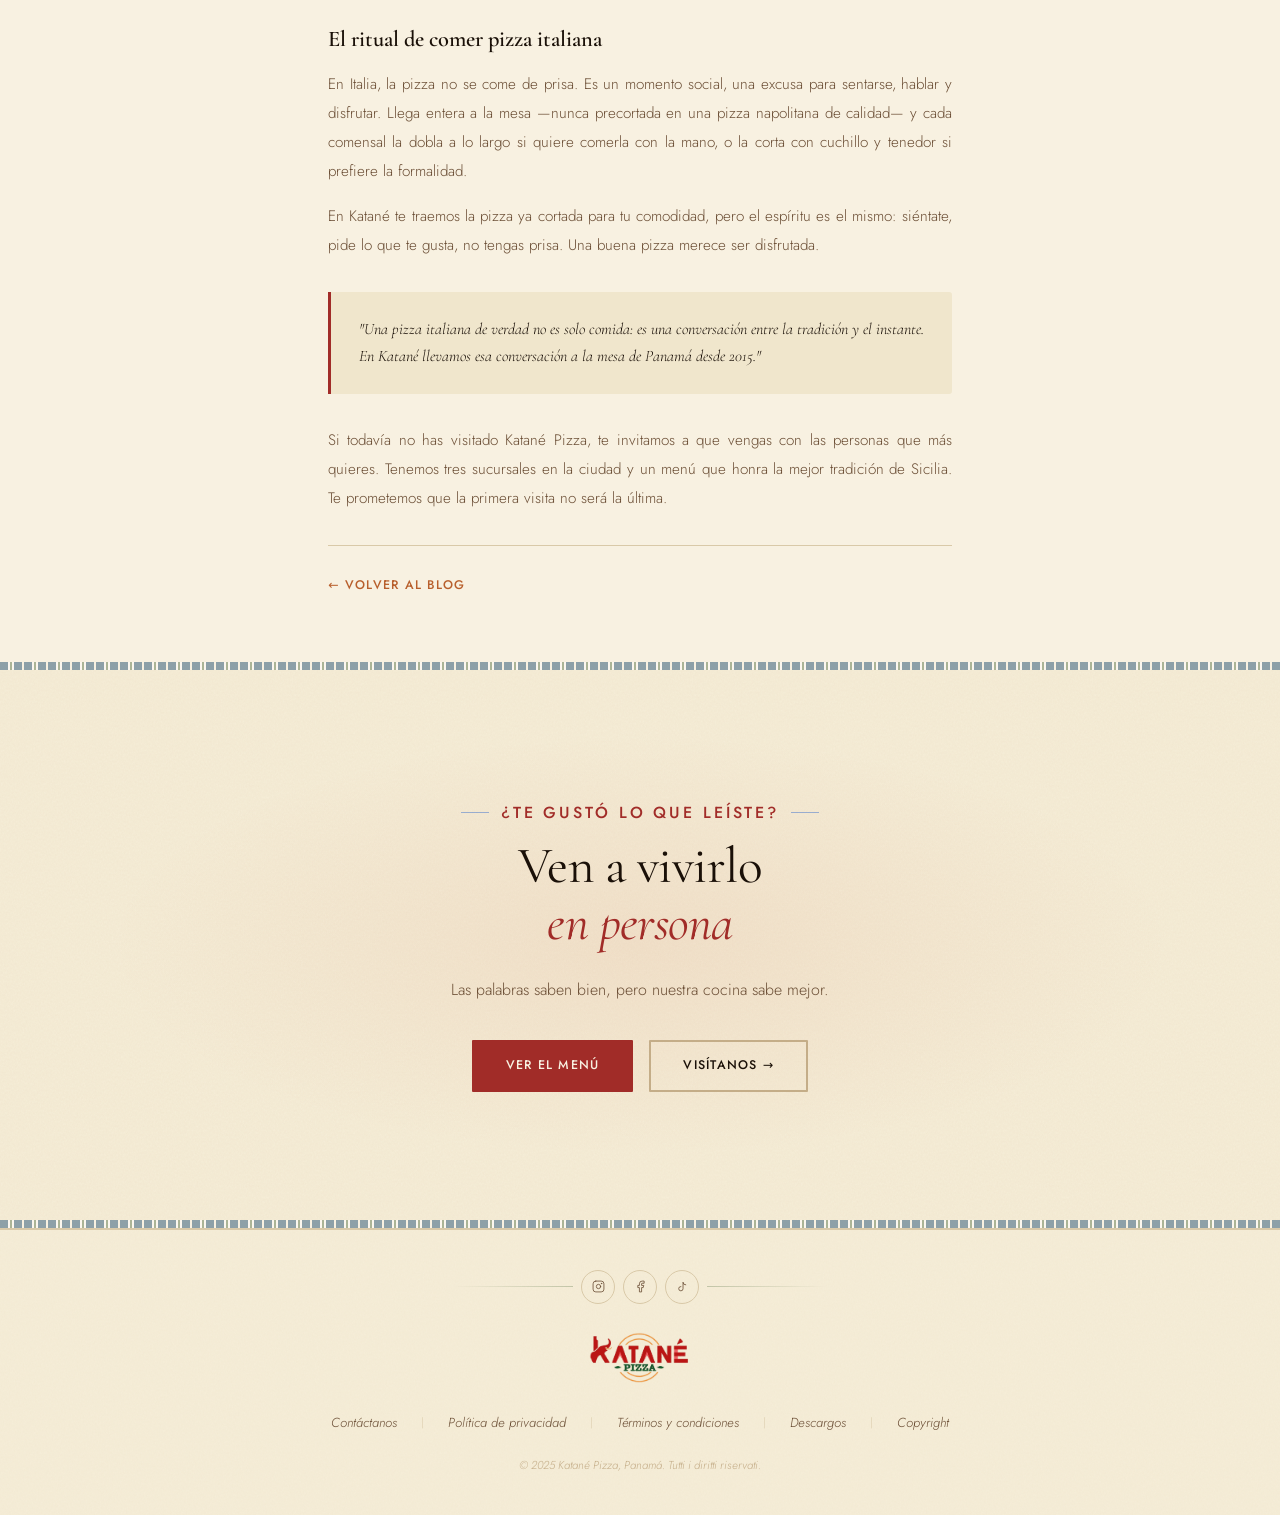
<file: blog-pizza-italiana.html>
﻿<!DOCTYPE html>
<html lang="es">
<head>
<meta charset="UTF-8"/>
<meta name="viewport" content="width=device-width, initial-scale=1.0"/>
<title>¡Descubre la Mejor Pizza Italiana de Panamá en Katané Pizza! — Katané Pizza</title>
<meta name="description" content="Descubre por qué Katané Pizza es el destino de la auténtica pizza italiana en Panamá. Masa artesanal, ingredientes importados y tradición siciliana desde 2015."/>
<link rel="preconnect" href="https://fonts.googleapis.com"/>
<link rel="preconnect" href="https://fonts.gstatic.com" crossorigin/>
<link href="https://fonts.googleapis.com/css2?family=Cormorant+Garamond:ital,wght@0,300;0,400;0,600;0,700;1,300;1,400;1,600&family=Jost:wght@300;400;500&family=Pacifico&display=swap" rel="stylesheet"/>
<link rel="stylesheet" href="katane.css"/>
<style>
.art-hero { min-height:55vh; position:relative; display:flex; align-items:center; justify-content:center; overflow:hidden; background:#1a0e06; }
.art-body { max-width:720px; margin-inline:auto; padding:var(--pad) var(--g); }
.art-body h2 { font-family:var(--ff-d); font-size:1.4rem; font-weight:600; color:var(--tinta); margin:2rem 0 .75rem; }
.art-body h3 { font-family:var(--ff-d); font-size:1.1rem; font-weight:600; color:var(--terracota); margin:1.5rem 0 .5rem; }
.art-body p { font-size:.95rem; color:var(--warm); line-height:1.9; margin-bottom:1rem; text-align:justify; }
.art-body ul { margin:0 0 1rem 1.25rem; }
.art-body ul li { font-size:.95rem; color:var(--warm); line-height:1.9; margin-bottom:.35rem; }
.art-body strong { color:var(--tinta); font-weight:600; }
.art-meta { font-family:var(--ff-b); font-size:.72rem; letter-spacing:.1em; text-transform:uppercase; color:var(--terracota); margin-bottom:1.5rem; }
.art-sep { width:48px; height:1px; background:var(--limon); margin:1.5rem 0; opacity:.7; }
.art-conclusion { background:var(--arena); border-left:3px solid var(--rojo); border-radius:0 3px 3px 0; padding:1.5rem 1.75rem; margin:2rem 0; font-family:var(--ff-d); font-style:italic; font-size:1rem; color:var(--tinta); line-height:1.7; }
</style>
</head>
<body>

<nav class="nav nav-interna" id="nav">
  <a class="nav-logo" href="index.html"><img src="katane_logo.png" alt="Katané Pizza"/></a>
  <ul class="nav-links" role="list">
    <li><a href="index.html">Inicio</a></li>
    <li><a href="historia.html">Historia</a></li>
    <li><a href="menu.html">Menú</a></li>
    <li><a href="promociones.html">Promociones</a></li>
    <li><a href="blog.html" class="activo">Blog</a></li>
    <li><a href="contacto.html">Contacto</a></li>
  </ul>
  <a href="https://wa.me/50769624549" class="nav-cta" target="_blank" rel="noopener">Reservar mesa</a>
  <button class="hamb" id="hambBtn" aria-label="Abrir menú"><span></span><span></span><span></span></button>
</nav>
<div class="mm" id="mm">
  <a href="index.html" class="lm">Inicio</a>
  <a href="historia.html" class="lm">Historia</a>
  <a href="menu.html" class="lm">Menú</a>
  <a href="promociones.html" class="lm">Promociones</a>
  <a href="blog.html" class="lm">Blog</a>
  <a href="contacto.html" class="lm">Contacto</a>
</div>

<!-- HERO ARTÍCULO -->
<section class="art-hero">
  <div style="position:absolute;inset:0;z-index:0">
    <img src="foto-blog-italiana.jpg" alt="¡Descubre la Mejor Pizza Italiana de Panamá en Katané Pizza!" style="width:100%;height:100%;object-fit:cover;display:block;opacity:.5"/>
  </div>
  <div style="position:absolute;inset:0;z-index:1;background:linear-gradient(to bottom,rgba(26,14,6,.3) 0%,rgba(26,14,6,.65) 100%)"></div>
  <div style="position:relative;z-index:2;text-align:center;padding:2rem var(--g);max-width:760px;margin-inline:auto">
    <p style="font-family:var(--ff-b);font-size:.68rem;font-weight:500;letter-spacing:.22em;text-transform:uppercase;color:rgba(250,245,234,.55);margin-bottom:1rem">Pizza · Tradición</p>
    <h1 style="font-family:var(--ff-d);font-size:clamp(2rem,4.5vw,3.8rem);font-weight:300;font-style:italic;color:#ffffff;line-height:1.15;margin-bottom:1rem">¡Descubre la Mejor Pizza Italiana de Panamá en Katané Pizza!</h1>
    <div style="width:40px;height:1px;background:var(--limon);margin:.75rem auto;opacity:.7"></div>
    <p style="font-family:var(--ff-b);font-size:.72rem;letter-spacing:.1em;text-transform:uppercase;color:rgba(250,245,234,.5)">Por Parra Francys · 23 de agosto de 2025</p>
  </div>
</section>

<!-- CONTENIDO -->
<div class="art-body">

  <p class="art-meta">Pizza · Tradición &nbsp;·&nbsp; 23 de agosto de 2025 &nbsp;·&nbsp; Por Parra Francys</p>
  <div class="art-sep"></div>

  <p>Si alguna vez has probado una verdadera pizza italiana, sabrás que es una experiencia completamente diferente. Masa delgada, crujiente pero elástica, ingredientes frescos y un equilibrio de sabores que te transporta directamente a las calles de Palermo o Nápoles. En Katané Pizza, esa experiencia vive en el corazón de Panamá.</p>

  <p>Pero ¿qué hace que una pizza sea realmente italiana? ¿Por qué hay tanta diferencia entre una pizza de cadena de comida rápida y la que encuentras en un restaurante de tradición siciliana? En este artículo te lo explicamos todo, y de paso te contamos por qué Katané Pizza se ha convertido en el referente de la auténtica pizza italiana en el país.</p>

  <h2>¿Qué define a una pizza italiana auténtica?</h2>

  <p>La pizza italiana no es simplemente un plato: es un sistema de valores. Hay reglas no escritas —y algunas muy bien escritas— que distinguen a una pizza genuina de una imitación. Todo comienza con tres elementos fundamentales: la masa, la salsa y los ingredientes.</p>

  <h3>La masa: el alma de todo</h3>
  <p>Una pizza italiana auténtica se elabora con una masa que ha reposado el tiempo necesario. En la tradición siciliana que practicamos en Katané, la fermentación lenta —entre 48 y 72 horas— es innegociable. Este proceso descompone los almidones de forma natural, produciendo una masa más digestiva, con alvéolos abiertos y un sabor profundo que ninguna levadura química puede replicar.</p>

  <p>La harina importada, el agua con el nivel de dureza correcto, la sal marina y la levadura fresca son los únicos ingredientes. No hay aditivos, no hay conservantes. Cuando la masa entra al horno de piedra a más de 350 °C, el resultado es ese borde dorado y aireado —el famoso <strong>cornicione</strong>— que es la firma de una pizza bien hecha.</p>

  <h3>La salsa: menos es más</h3>
  <p>La salsa de tomate de una pizza italiana auténtica no lleva horas de cocción. Es tomate San Marzano —o de variedad equivalente, con la acidez y el dulzor equilibrados—, triturado apenas, con unas hojas de albahaca fresca y un hilo de aceite de oliva extra virgen. Cocinar la salsa en exceso la vuelve pastosa y le roba su carácter. En Katané, la salsa se prepara al momento, sin más manipulación de la necesaria.</p>

  <h3>Los ingredientes: calidad sobre cantidad</h3>
  <p>La tentación de poner más topping es grande, pero una pizza italiana sabe que la moderación es elegancia. Mozzarella de búfala o fior di latte, ingredientes cárnicos en proporciones exactas, vegetales de temporada. Cada elemento tiene su espacio y su razón de ser. La pizza no es un contenedor: es una composición.</p>

  <h2>La tradición siciliana detrás de Katané</h2>

  <p>Katané Pizza nació en 2015 con una misión clara: traer la auténtica tradición pizzera de Sicilia a Panamá. El nombre mismo —Katané— es la denominación griega antigua de Catania, la ciudad volcánica al pie del Etna que los sicilianos consideran la cuna de su gastronomía más vibrante.</p>

  <p>Sicilia tiene una relación especial con la pizza. A diferencia de Nápoles, que es la madre de la pizza redonda y de borde alto, Sicilia desarrolló su propia escuela: masas más trabajadas, ingredientes del Mediterráneo, influencias árabes y normandas que se leen en cada bocado. El agridulce, las aceitunas, las anchoas, las berenjenas y los quesos locales son protagonistas.</p>

  <p>En Katané no copiamos esas recetas: las interpretamos con los mejores ingredientes disponibles en Panamá y con algunos productos importados clave que marcan la diferencia.</p>

  <h2>Las pizzas que debes probar en Katané</h2>

  <h3>Margherita: la prueba definitiva</h3>
  <p>Pedir una Margherita en un restaurante italiano nuevo es la mejor forma de evaluar su nivel. Si la masa está bien fermentada, la salsa tiene carácter y la mozzarella funde sin encharcarse, estás en buenas manos. La nuestra ha convertido a muchos escépticos.</p>

  <h3>Diavola: para los amantes del picante con carácter</h3>
  <p>Salami piccante, tomate, mozzarella y un toque de aceite de ají. La Diavola es una clásica italiana que exige un embutido de calidad para brillar. El equilibrio entre el picante del salami y la dulzura de la salsa es donde se gana o se pierde esta pizza.</p>

  <h3>Quattro Formaggi: la celebración del queso</h3>
  <p>Cuatro quesos seleccionados con criterio: cada uno aporta una capa de sabor distinta. Esta pizza no necesita salsa de tomate; la base es blanca y los quesos hacen todo el trabajo. Es intensa, untuosa y absolutamente adictiva.</p>

  <h3>Especiales de temporada</h3>
  <p>En Katané rotamos pizzas de temporada que incorporan ingredientes disponibles en su mejor momento. Pregunta a nuestro equipo qué hay de nuevo: siempre hay alguna sorpresa en el menú del día.</p>

  <h2>¿Por qué elegir Katané sobre otras opciones en Panamá?</h2>

  <ul>
    <li><strong>Masa de fermentación lenta</strong> — 48 a 72 horas de reposo en frío para una digestión ligera y un sabor profundo.</li>
    <li><strong>Horno de piedra</strong> — temperatura alta y cocción rápida para ese contraste crujiente-suave que no se logra en horno eléctrico estándar.</li>
    <li><strong>Ingredientes sin atajos</strong> — importamos lo que no se consigue igual aquí; usamos local cuando el producto local es superior.</li>
    <li><strong>Servicio con conocimiento</strong> — nuestro equipo puede explicarte cada plato, cada ingrediente, cada decisión de la cocina.</li>
    <li><strong>Tres sucursales</strong> — El Cangrejo, San Francisco y Costa del Este. La tradición donde tú estés.</li>
  </ul>

  <h2>El ritual de comer pizza italiana</h2>

  <p>En Italia, la pizza no se come de prisa. Es un momento social, una excusa para sentarse, hablar y disfrutar. Llega entera a la mesa —nunca precortada en una pizza napolitana de calidad— y cada comensal la dobla a lo largo si quiere comerla con la mano, o la corta con cuchillo y tenedor si prefiere la formalidad.</p>

  <p>En Katané te traemos la pizza ya cortada para tu comodidad, pero el espíritu es el mismo: siéntate, pide lo que te gusta, no tengas prisa. Una buena pizza merece ser disfrutada.</p>

  <div class="art-conclusion">
    "Una pizza italiana de verdad no es solo comida: es una conversación entre la tradición y el instante. En Katané llevamos esa conversación a la mesa de Panamá desde 2015."
  </div>

  <p>Si todavía no has visitado Katané Pizza, te invitamos a que vengas con las personas que más quieres. Tenemos tres sucursales en la ciudad y un menú que honra la mejor tradición de Sicilia. Te prometemos que la primera visita no será la última.</p>

  <div style="margin-top:2rem;padding-top:1.5rem;border-top:1px solid var(--arena-med)">
    <a href="blog.html" style="font-family:var(--ff-b);font-size:.78rem;font-weight:500;letter-spacing:.1em;text-transform:uppercase;color:var(--terracota)">← Volver al blog</a>
  </div>
</div>

<div class="franja"></div>
<section class="cto">
  <div class="w" style="padding-block:var(--pad)">
    <div class="cto-int">
      <p class="eyebrow" style="justify-content:center">¿Te gustó lo que leíste?</p>
      <h2 class="h2" style="color:var(--tinta)">Ven a vivirlo<br><em>en persona</em></h2>
      <p style="color:var(--warm)">Las palabras saben bien, pero nuestra cocina sabe mejor.</p>
      <div class="cto-btns">
        <a href="menu.html" class="btn-r">Ver el menú</a>
        <a href="contacto.html" class="btn-o">Visítanos →</a>
      </div>
    </div>
  </div>
</section>
<div class="franja"></div>
<footer class="footer" style="text-align:center;padding:2.5rem var(--g)">

  <!-- Redes sociales -->
  <div style="display:flex;align-items:center;justify-content:center;gap:.5rem;margin-bottom:1.75rem">
    <div style="flex:1;max-width:120px;height:1px;background:linear-gradient(90deg,transparent,var(--oliva));opacity:.3"></div>
    <a href="https://www.instagram.com/katanepizzapty/?igsh=OW45bTJsem5mYjI1#" target="_blank" class="rs" aria-label="Instagram">
      <svg viewBox="0 0 24 24" fill="none" stroke="currentColor" stroke-width="1.5" stroke-linecap="round"><rect x="2" y="2" width="20" height="20" rx="5"/><circle cx="12" cy="12" r="4"/><circle cx="17.5" cy="6.5" r=".5" fill="currentColor"/></svg>
    </a>
    <a href="https://www.facebook.com/share/1NUgrXsh8u/" target="_blank" class="rs" aria-label="Facebook">
      <svg viewBox="0 0 24 24" fill="none" stroke="currentColor" stroke-width="1.5" stroke-linecap="round"><path d="M18 2h-3a5 5 0 0 0-5 5v3H7v4h3v8h4v-8h3l1-4h-4V7a1 1 0 0 1 1-1h3z"/></svg>
    </a>
    <a href="https://www.tiktok.com/@katanepizzapanama?_r=1&_d=ebe4566h4g21e1&sec_uid=MS4wLjABAAAAJFqLadec6BEqzHCeApnFyxJb4QWZkoRpzAduci1-OoASdecs2WnV0ZfeYwrtkRE3&share_author_id=6848393219497526278&sharer_language=es&source=h5_m&u_code=db26i72e6g5fdj&timestamp=1755752537&user_id=6795720730359530501&sec_user_id=MS4wLjABAAAAXxycx6LyeUWZlk2QsUrBizjBpqruUMTOzHI55eSY5ZHoNQpmUFMm6Hf5kimnsxRc&item_author_type=2&utm_source=whatsapp&utm_campaign=client_share&utm_medium=android&share_iid=7537588654521763589&share_link_id=003f589d-e86c-48cb-b1d5-07d1253aa736&share_app_id=1233&ugbiz_name=ACCOUNT&ug_btm=b6880%2Cb5836&social_share_type=5&enable_checksum=1" target="_blank" class="rs" aria-label="TikTok">
      <svg viewBox="0 0 24 24" fill="none" stroke="currentColor" stroke-width="1.5" stroke-linecap="round"><path d="M9 12a4 4 0 1 0 4 4V4a5 5 0 0 0 5 5"/></svg>
    </a>
    <div style="flex:1;max-width:120px;height:1px;background:linear-gradient(90deg,var(--oliva),transparent);opacity:.3"></div>
  </div>

  <!-- Logo -->
  <div style="margin-bottom:1.75rem">
    <img src="katane_logo.png" alt="Katané Pizza" style="height:52px;width:auto;mix-blend-mode:multiply;margin-inline:auto"/>
  </div>

  <!-- Links inferiores -->
  <div style="display:flex;align-items:center;justify-content:center;flex-wrap:wrap;gap:.5rem 1.5rem;margin-bottom:1.25rem">
    <a href="contacto.html" style="font-size:.82rem;color:var(--warm);font-style:italic;transition:color .25s">Contáctanos</a>
    <span style="color:var(--arena-med);font-size:.7rem">|</span>
    <a href="privacidad.html" style="font-size:.82rem;color:var(--warm);font-style:italic;transition:color .25s">Política de privacidad</a>
    <span style="color:var(--arena-med);font-size:.7rem">|</span>
    <a href="terminos.html" style="font-size:.82rem;color:var(--warm);font-style:italic;transition:color .25s">Términos y condiciones</a>
    <span style="color:var(--arena-med);font-size:.7rem">|</span>
    <a href="descargos.html" style="font-size:.82rem;color:var(--warm);font-style:italic;transition:color .25s">Descargos</a>
    <span style="color:var(--arena-med);font-size:.7rem">|</span>
    <a href="copyright.html" style="font-size:.82rem;color:var(--warm);font-style:italic;transition:color .25s">Copyright</a>
  </div>

  <!-- Copyright -->
  <p style="font-size:.72rem;color:var(--piedra);font-style:italic">© 2025 Katané Pizza, Panamá. Tutti i diritti riservati.</p>

</footer>
<script src="katane.js"></script>
</body>
</html>
</file>
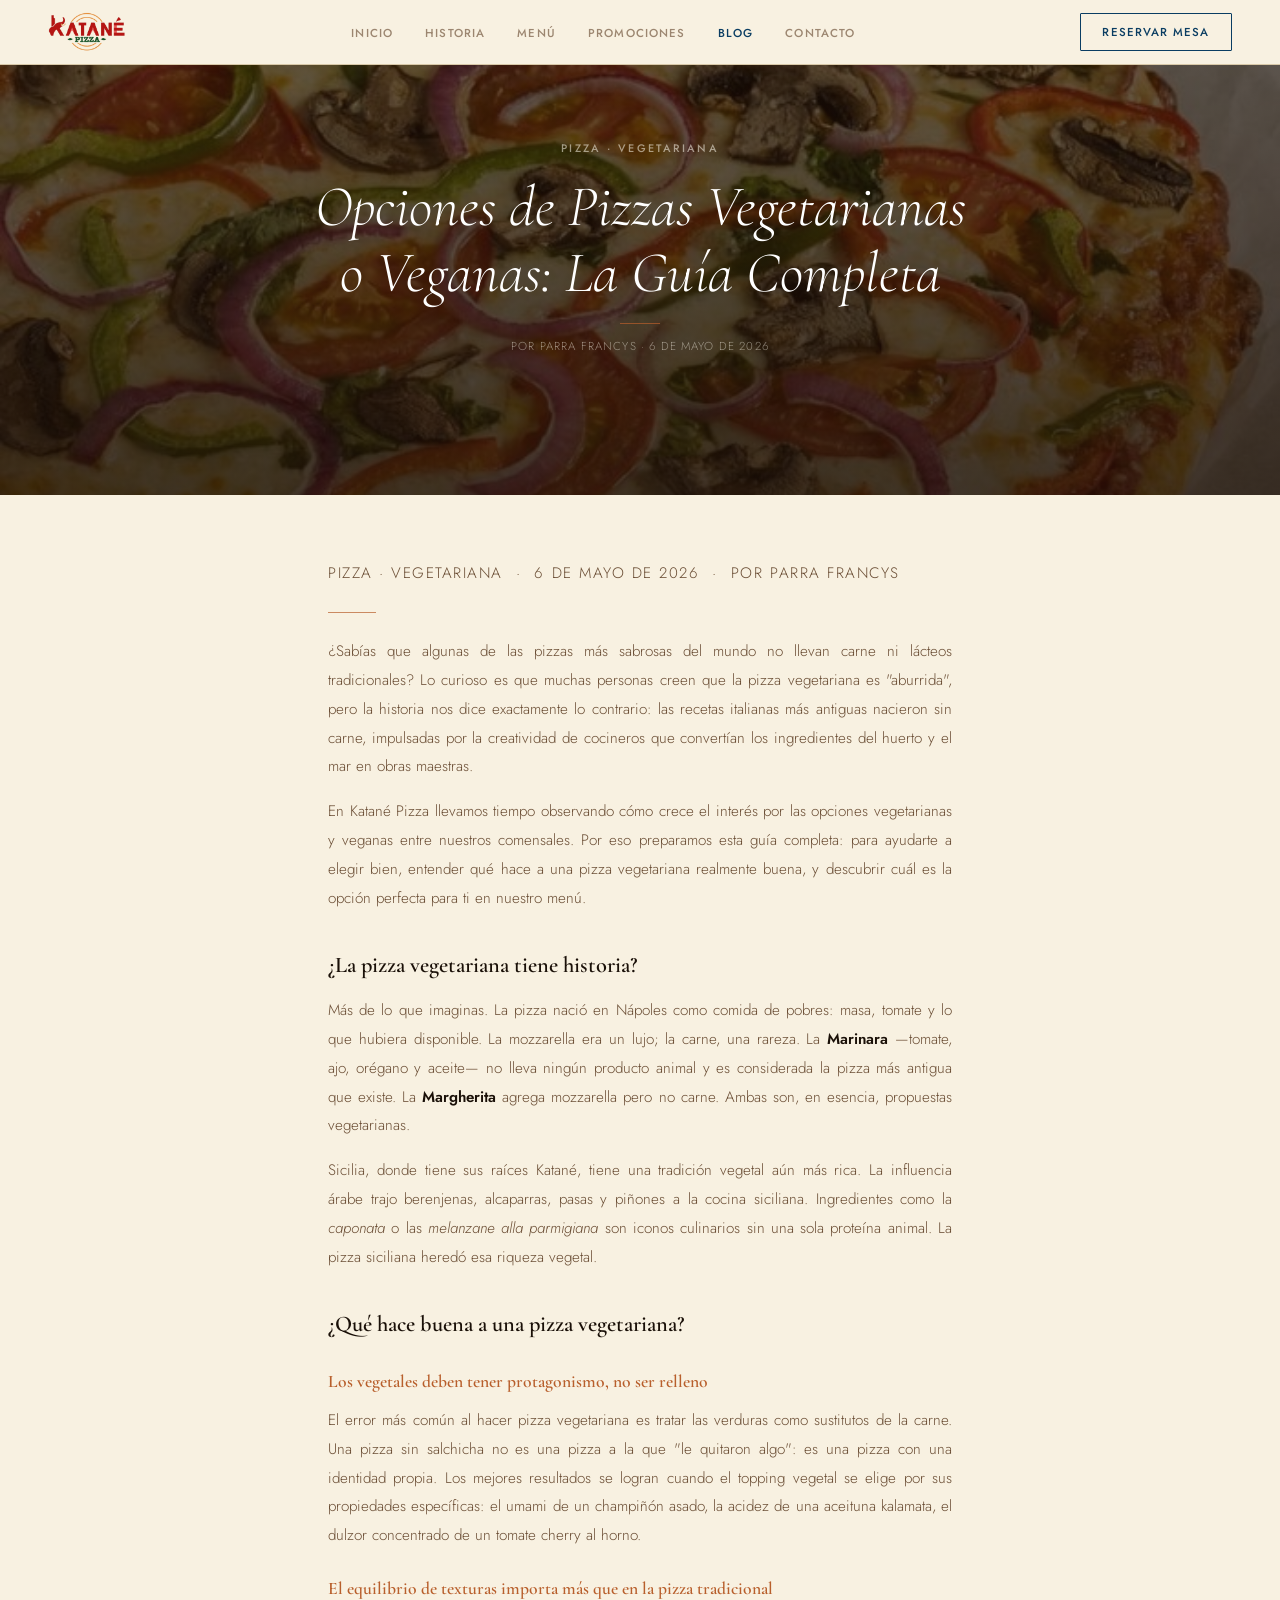
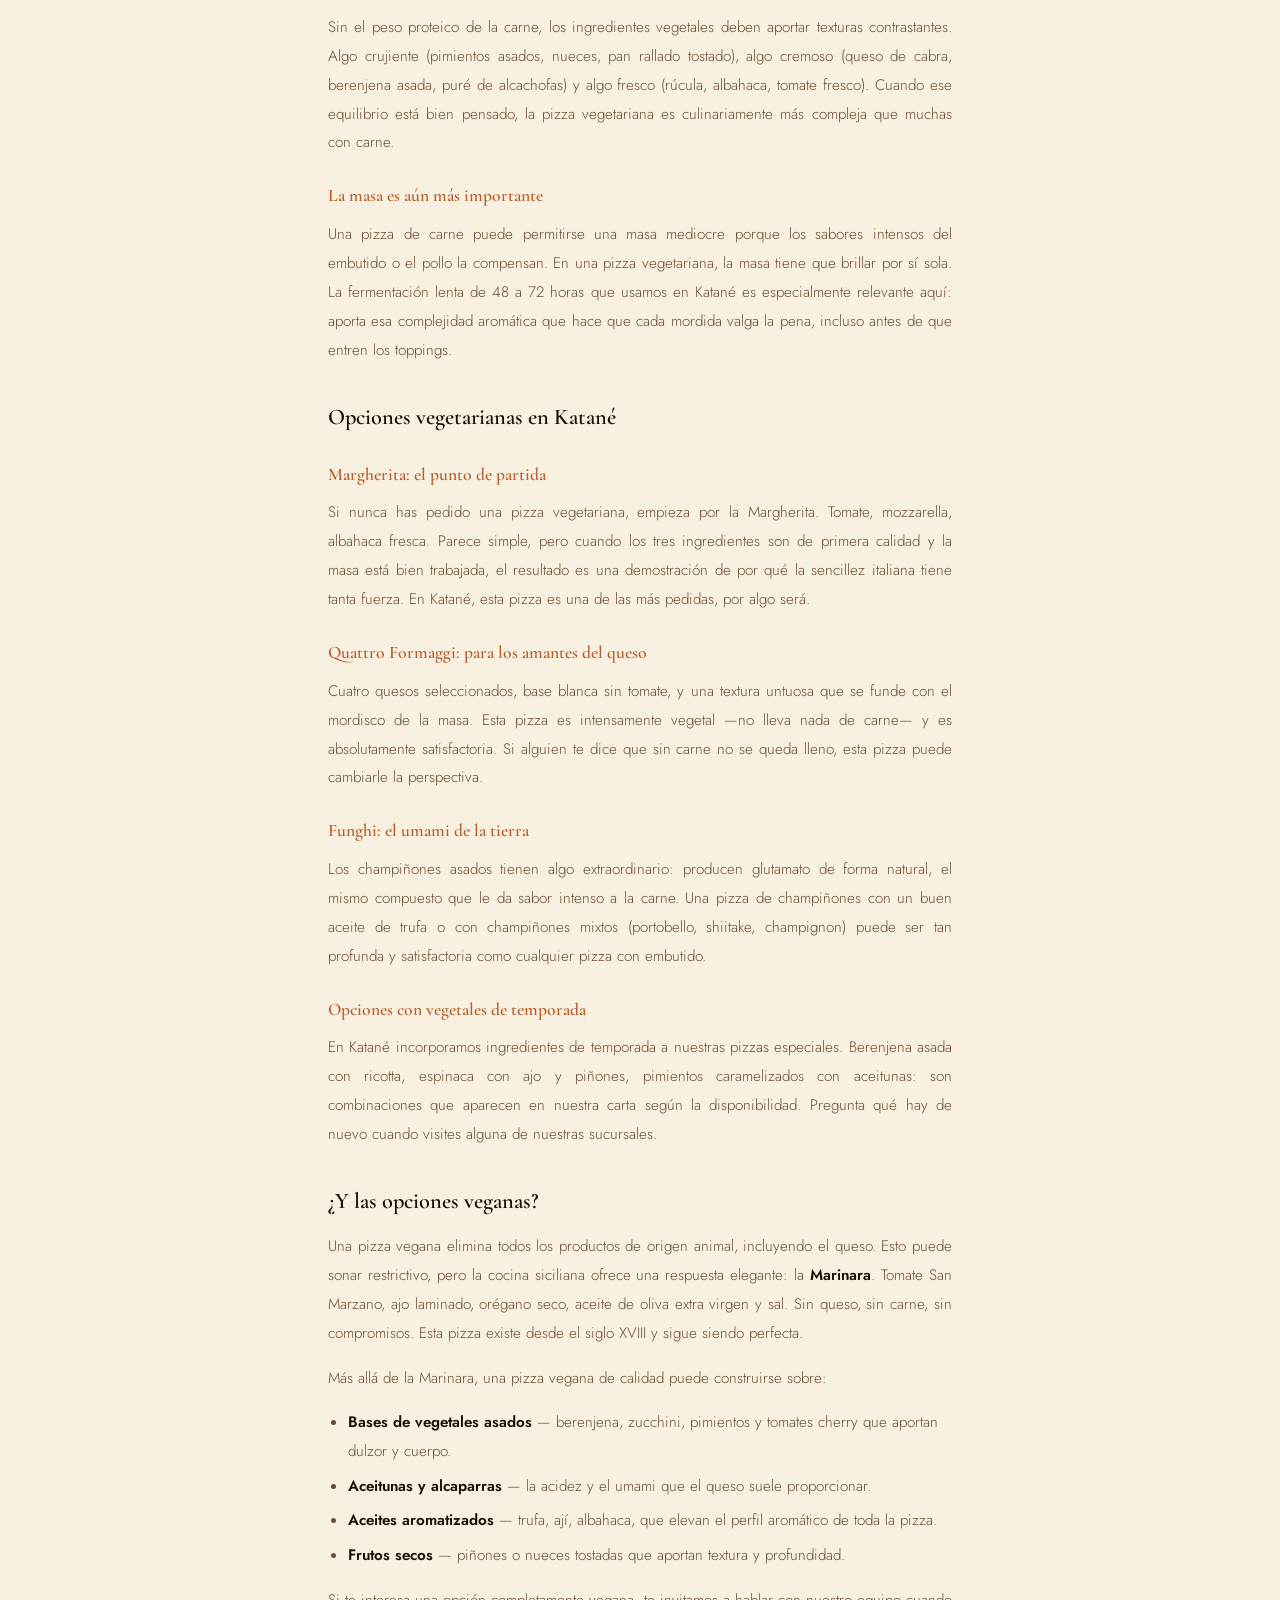
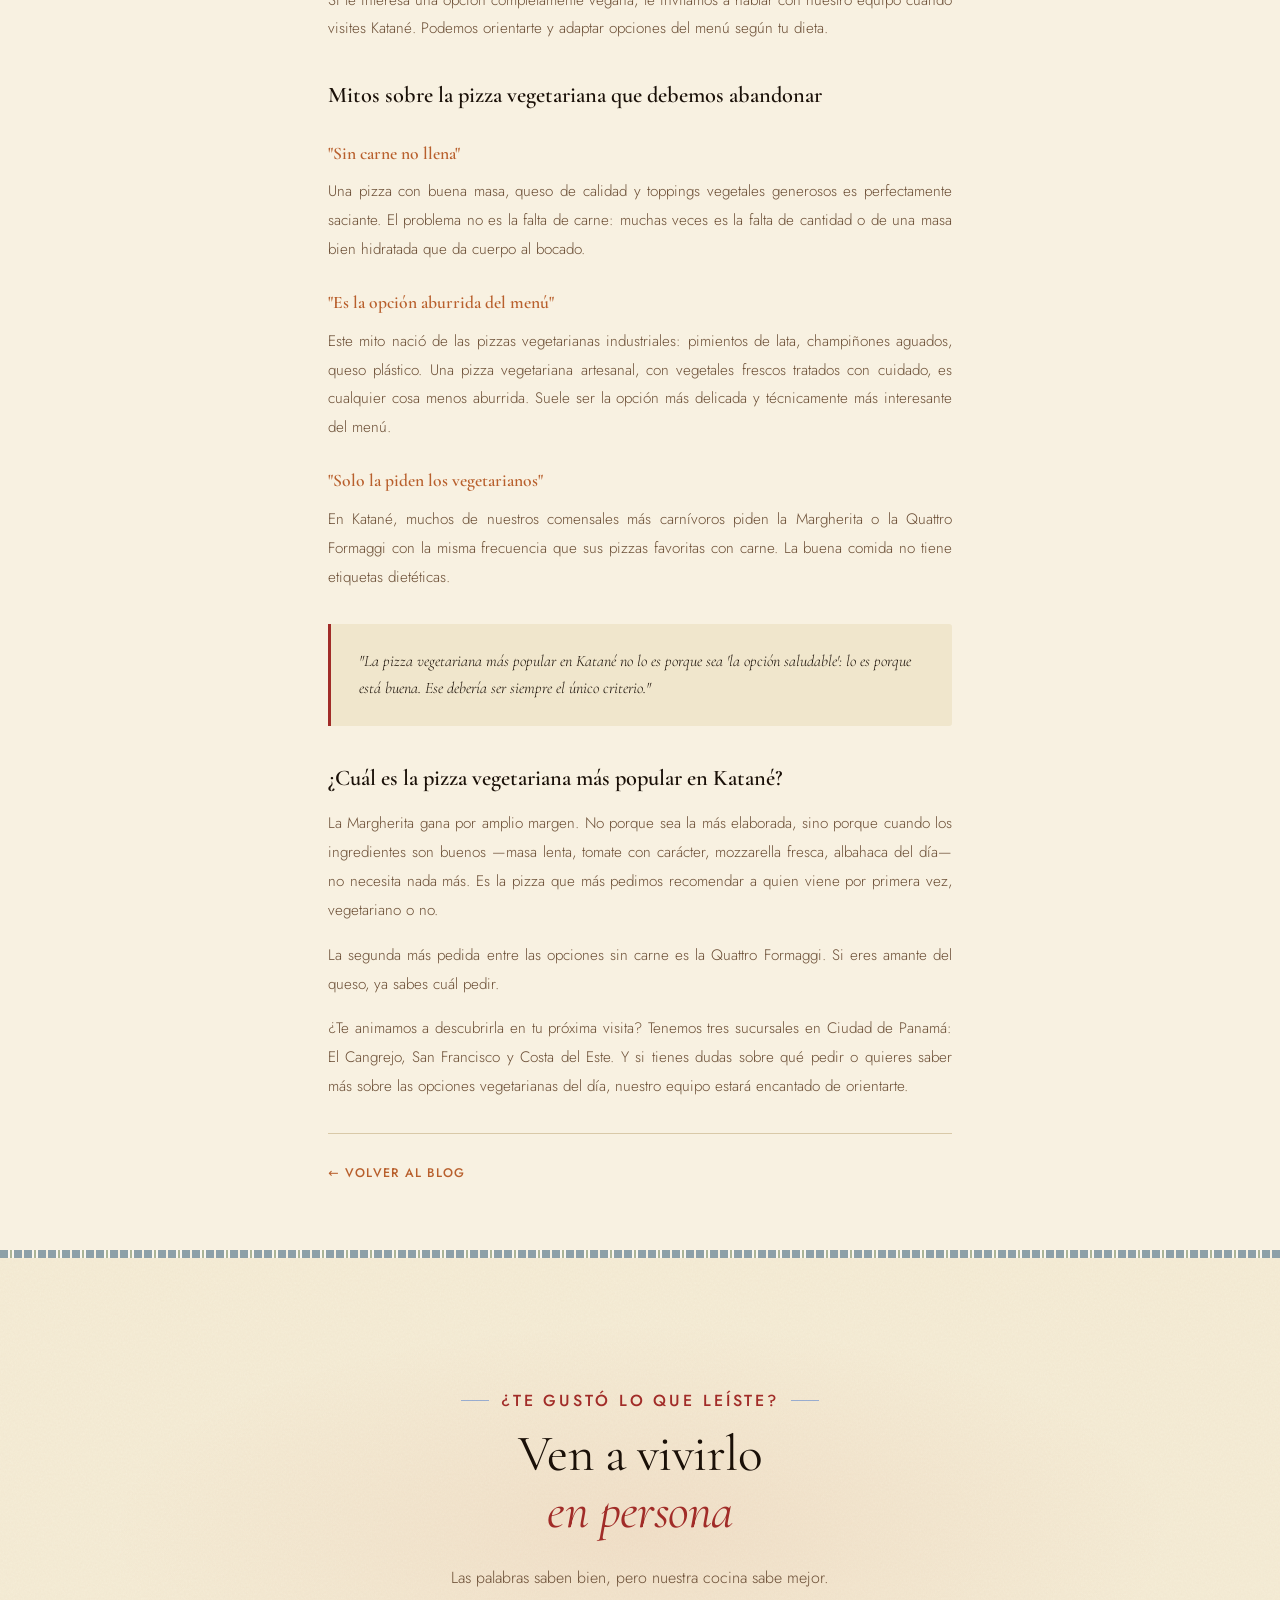
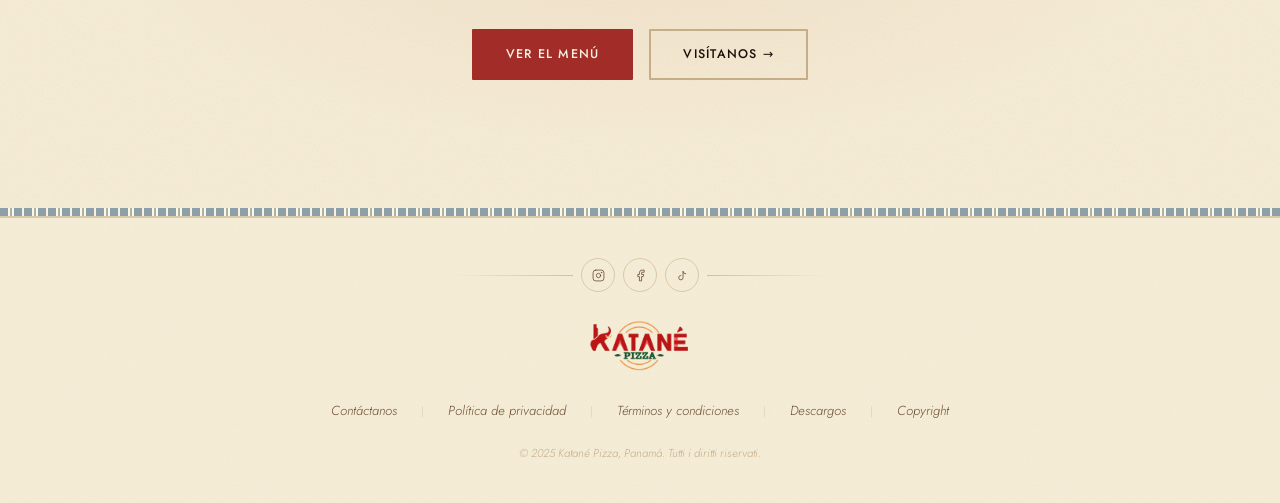
<file: blog-pizza-vegetariana.html>
﻿<!DOCTYPE html>
<html lang="es">
<head>
<meta charset="UTF-8"/>
<meta name="viewport" content="width=device-width, initial-scale=1.0"/>
<title>Opciones de Pizzas Vegetarianas o Veganas: La Guía Completa — Katané Pizza</title>
<meta name="description" content="¿Crees que la pizza vegetariana es aburrida? Descubre por qué las mejores pizzas de la historia no llevan carne, y cuáles son las opciones en Katané Pizza Panamá."/>
<link rel="preconnect" href="https://fonts.googleapis.com"/>
<link rel="preconnect" href="https://fonts.gstatic.com" crossorigin/>
<link href="https://fonts.googleapis.com/css2?family=Cormorant+Garamond:ital,wght@0,300;0,400;0,600;0,700;1,300;1,400;1,600&family=Jost:wght@300;400;500&family=Pacifico&display=swap" rel="stylesheet"/>
<link rel="stylesheet" href="katane.css"/>
<style>
.art-hero { min-height:55vh; position:relative; display:flex; align-items:center; justify-content:center; overflow:hidden; background:#1a0e06; }
.art-body { max-width:720px; margin-inline:auto; padding:var(--pad) var(--g); }
.art-body h2 { font-family:var(--ff-d); font-size:1.4rem; font-weight:600; color:var(--tinta); margin:2rem 0 .75rem; }
.art-body h3 { font-family:var(--ff-d); font-size:1.1rem; font-weight:600; color:var(--terracota); margin:1.5rem 0 .5rem; }
.art-body p { font-size:.95rem; color:var(--warm); line-height:1.9; margin-bottom:1rem; text-align:justify; }
.art-body ul { margin:0 0 1rem 1.25rem; }
.art-body ul li { font-size:.95rem; color:var(--warm); line-height:1.9; margin-bottom:.35rem; }
.art-body strong { color:var(--tinta); font-weight:600; }
.art-meta { font-family:var(--ff-b); font-size:.72rem; letter-spacing:.1em; text-transform:uppercase; color:var(--terracota); margin-bottom:1.5rem; }
.art-sep { width:48px; height:1px; background:var(--limon); margin:1.5rem 0; opacity:.7; }
.art-conclusion { background:var(--arena); border-left:3px solid var(--rojo); border-radius:0 3px 3px 0; padding:1.5rem 1.75rem; margin:2rem 0; font-family:var(--ff-d); font-style:italic; font-size:1rem; color:var(--tinta); line-height:1.7; }
</style>
</head>
<body>

<nav class="nav nav-interna" id="nav">
  <a class="nav-logo" href="index.html"><img src="katane_logo.png" alt="Katané Pizza"/></a>
  <ul class="nav-links" role="list">
    <li><a href="index.html">Inicio</a></li>
    <li><a href="historia.html">Historia</a></li>
    <li><a href="menu.html">Menú</a></li>
    <li><a href="promociones.html">Promociones</a></li>
    <li><a href="blog.html" class="activo">Blog</a></li>
    <li><a href="contacto.html">Contacto</a></li>
  </ul>
  <a href="https://wa.me/50769624549" class="nav-cta" target="_blank" rel="noopener">Reservar mesa</a>
  <button class="hamb" id="hambBtn" aria-label="Abrir menú"><span></span><span></span><span></span></button>
</nav>
<div class="mm" id="mm">
  <a href="index.html" class="lm">Inicio</a>
  <a href="historia.html" class="lm">Historia</a>
  <a href="menu.html" class="lm">Menú</a>
  <a href="promociones.html" class="lm">Promociones</a>
  <a href="blog.html" class="lm">Blog</a>
  <a href="contacto.html" class="lm">Contacto</a>
</div>

<!-- HERO ARTÍCULO -->
<section class="art-hero">
  <div style="position:absolute;inset:0;z-index:0">
    <img src="foto-blog-vegetariana.jpg" alt="Opciones de Pizzas Vegetarianas o Veganas: La Guía Completa" style="width:100%;height:100%;object-fit:cover;display:block;opacity:.5"/>
  </div>
  <div style="position:absolute;inset:0;z-index:1;background:linear-gradient(to bottom,rgba(26,14,6,.3) 0%,rgba(26,14,6,.65) 100%)"></div>
  <div style="position:relative;z-index:2;text-align:center;padding:2rem var(--g);max-width:760px;margin-inline:auto">
    <p style="font-family:var(--ff-b);font-size:.68rem;font-weight:500;letter-spacing:.22em;text-transform:uppercase;color:rgba(250,245,234,.55);margin-bottom:1rem">Pizza · Vegetariana</p>
    <h1 style="font-family:var(--ff-d);font-size:clamp(2rem,4.5vw,3.8rem);font-weight:300;font-style:italic;color:#ffffff;line-height:1.15;margin-bottom:1rem">Opciones de Pizzas Vegetarianas o Veganas: La Guía Completa</h1>
    <div style="width:40px;height:1px;background:var(--limon);margin:.75rem auto;opacity:.7"></div>
    <p style="font-family:var(--ff-b);font-size:.72rem;letter-spacing:.1em;text-transform:uppercase;color:rgba(250,245,234,.5)">Por Parra Francys · 6 de mayo de 2026</p>
  </div>
</section>

<!-- CONTENIDO -->
<div class="art-body">

  <p class="art-meta">Pizza · Vegetariana &nbsp;·&nbsp; 6 de mayo de 2026 &nbsp;·&nbsp; Por Parra Francys</p>
  <div class="art-sep"></div>

  <p>¿Sabías que algunas de las pizzas más sabrosas del mundo no llevan carne ni lácteos tradicionales? Lo curioso es que muchas personas creen que la pizza vegetariana es "aburrida", pero la historia nos dice exactamente lo contrario: las recetas italianas más antiguas nacieron sin carne, impulsadas por la creatividad de cocineros que convertían los ingredientes del huerto y el mar en obras maestras.</p>

  <p>En Katané Pizza llevamos tiempo observando cómo crece el interés por las opciones vegetarianas y veganas entre nuestros comensales. Por eso preparamos esta guía completa: para ayudarte a elegir bien, entender qué hace a una pizza vegetariana realmente buena, y descubrir cuál es la opción perfecta para ti en nuestro menú.</p>

  <h2>¿La pizza vegetariana tiene historia?</h2>

  <p>Más de lo que imaginas. La pizza nació en Nápoles como comida de pobres: masa, tomate y lo que hubiera disponible. La mozzarella era un lujo; la carne, una rareza. La <strong>Marinara</strong> —tomate, ajo, orégano y aceite— no lleva ningún producto animal y es considerada la pizza más antigua que existe. La <strong>Margherita</strong> agrega mozzarella pero no carne. Ambas son, en esencia, propuestas vegetarianas.</p>

  <p>Sicilia, donde tiene sus raíces Katané, tiene una tradición vegetal aún más rica. La influencia árabe trajo berenjenas, alcaparras, pasas y piñones a la cocina siciliana. Ingredientes como la <em>caponata</em> o las <em>melanzane alla parmigiana</em> son iconos culinarios sin una sola proteína animal. La pizza siciliana heredó esa riqueza vegetal.</p>

  <h2>¿Qué hace buena a una pizza vegetariana?</h2>

  <h3>Los vegetales deben tener protagonismo, no ser relleno</h3>
  <p>El error más común al hacer pizza vegetariana es tratar las verduras como sustitutos de la carne. Una pizza sin salchicha no es una pizza a la que "le quitaron algo": es una pizza con una identidad propia. Los mejores resultados se logran cuando el topping vegetal se elige por sus propiedades específicas: el umami de un champiñón asado, la acidez de una aceituna kalamata, el dulzor concentrado de un tomate cherry al horno.</p>

  <h3>El equilibrio de texturas importa más que en la pizza tradicional</h3>
  <p>Sin el peso proteico de la carne, los ingredientes vegetales deben aportar texturas contrastantes. Algo crujiente (pimientos asados, nueces, pan rallado tostado), algo cremoso (queso de cabra, berenjena asada, puré de alcachofas) y algo fresco (rúcula, albahaca, tomate fresco). Cuando ese equilibrio está bien pensado, la pizza vegetariana es culinariamente más compleja que muchas con carne.</p>

  <h3>La masa es aún más importante</h3>
  <p>Una pizza de carne puede permitirse una masa mediocre porque los sabores intensos del embutido o el pollo la compensan. En una pizza vegetariana, la masa tiene que brillar por sí sola. La fermentación lenta de 48 a 72 horas que usamos en Katané es especialmente relevante aquí: aporta esa complejidad aromática que hace que cada mordida valga la pena, incluso antes de que entren los toppings.</p>

  <h2>Opciones vegetarianas en Katané</h2>

  <h3>Margherita: el punto de partida</h3>
  <p>Si nunca has pedido una pizza vegetariana, empieza por la Margherita. Tomate, mozzarella, albahaca fresca. Parece simple, pero cuando los tres ingredientes son de primera calidad y la masa está bien trabajada, el resultado es una demostración de por qué la sencillez italiana tiene tanta fuerza. En Katané, esta pizza es una de las más pedidas, por algo será.</p>

  <h3>Quattro Formaggi: para los amantes del queso</h3>
  <p>Cuatro quesos seleccionados, base blanca sin tomate, y una textura untuosa que se funde con el mordisco de la masa. Esta pizza es intensamente vegetal —no lleva nada de carne— y es absolutamente satisfactoria. Si alguien te dice que sin carne no se queda lleno, esta pizza puede cambiarle la perspectiva.</p>

  <h3>Funghi: el umami de la tierra</h3>
  <p>Los champiñones asados tienen algo extraordinario: producen glutamato de forma natural, el mismo compuesto que le da sabor intenso a la carne. Una pizza de champiñones con un buen aceite de trufa o con champiñones mixtos (portobello, shiitake, champignon) puede ser tan profunda y satisfactoria como cualquier pizza con embutido.</p>

  <h3>Opciones con vegetales de temporada</h3>
  <p>En Katané incorporamos ingredientes de temporada a nuestras pizzas especiales. Berenjena asada con ricotta, espinaca con ajo y piñones, pimientos caramelizados con aceitunas: son combinaciones que aparecen en nuestra carta según la disponibilidad. Pregunta qué hay de nuevo cuando visites alguna de nuestras sucursales.</p>

  <h2>¿Y las opciones veganas?</h2>

  <p>Una pizza vegana elimina todos los productos de origen animal, incluyendo el queso. Esto puede sonar restrictivo, pero la cocina siciliana ofrece una respuesta elegante: la <strong>Marinara</strong>. Tomate San Marzano, ajo laminado, orégano seco, aceite de oliva extra virgen y sal. Sin queso, sin carne, sin compromisos. Esta pizza existe desde el siglo XVIII y sigue siendo perfecta.</p>

  <p>Más allá de la Marinara, una pizza vegana de calidad puede construirse sobre:</p>
  <ul>
    <li><strong>Bases de vegetales asados</strong> — berenjena, zucchini, pimientos y tomates cherry que aportan dulzor y cuerpo.</li>
    <li><strong>Aceitunas y alcaparras</strong> — la acidez y el umami que el queso suele proporcionar.</li>
    <li><strong>Aceites aromatizados</strong> — trufa, ají, albahaca, que elevan el perfil aromático de toda la pizza.</li>
    <li><strong>Frutos secos</strong> — piñones o nueces tostadas que aportan textura y profundidad.</li>
  </ul>

  <p>Si te interesa una opción completamente vegana, te invitamos a hablar con nuestro equipo cuando visites Katané. Podemos orientarte y adaptar opciones del menú según tu dieta.</p>

  <h2>Mitos sobre la pizza vegetariana que debemos abandonar</h2>

  <h3>"Sin carne no llena"</h3>
  <p>Una pizza con buena masa, queso de calidad y toppings vegetales generosos es perfectamente saciante. El problema no es la falta de carne: muchas veces es la falta de cantidad o de una masa bien hidratada que da cuerpo al bocado.</p>

  <h3>"Es la opción aburrida del menú"</h3>
  <p>Este mito nació de las pizzas vegetarianas industriales: pimientos de lata, champiñones aguados, queso plástico. Una pizza vegetariana artesanal, con vegetales frescos tratados con cuidado, es cualquier cosa menos aburrida. Suele ser la opción más delicada y técnicamente más interesante del menú.</p>

  <h3>"Solo la piden los vegetarianos"</h3>
  <p>En Katané, muchos de nuestros comensales más carnívoros piden la Margherita o la Quattro Formaggi con la misma frecuencia que sus pizzas favoritas con carne. La buena comida no tiene etiquetas dietéticas.</p>

  <div class="art-conclusion">
    "La pizza vegetariana más popular en Katané no lo es porque sea 'la opción saludable': lo es porque está buena. Ese debería ser siempre el único criterio."
  </div>

  <h2>¿Cuál es la pizza vegetariana más popular en Katané?</h2>

  <p>La Margherita gana por amplio margen. No porque sea la más elaborada, sino porque cuando los ingredientes son buenos —masa lenta, tomate con carácter, mozzarella fresca, albahaca del día— no necesita nada más. Es la pizza que más pedimos recomendar a quien viene por primera vez, vegetariano o no.</p>

  <p>La segunda más pedida entre las opciones sin carne es la Quattro Formaggi. Si eres amante del queso, ya sabes cuál pedir.</p>

  <p>¿Te animamos a descubrirla en tu próxima visita? Tenemos tres sucursales en Ciudad de Panamá: El Cangrejo, San Francisco y Costa del Este. Y si tienes dudas sobre qué pedir o quieres saber más sobre las opciones vegetarianas del día, nuestro equipo estará encantado de orientarte.</p>

  <div style="margin-top:2rem;padding-top:1.5rem;border-top:1px solid var(--arena-med)">
    <a href="blog.html" style="font-family:var(--ff-b);font-size:.78rem;font-weight:500;letter-spacing:.1em;text-transform:uppercase;color:var(--terracota)">← Volver al blog</a>
  </div>
</div>

<div class="franja"></div>
<section class="cto">
  <div class="w" style="padding-block:var(--pad)">
    <div class="cto-int">
      <p class="eyebrow" style="justify-content:center">¿Te gustó lo que leíste?</p>
      <h2 class="h2" style="color:var(--tinta)">Ven a vivirlo<br><em>en persona</em></h2>
      <p style="color:var(--warm)">Las palabras saben bien, pero nuestra cocina sabe mejor.</p>
      <div class="cto-btns">
        <a href="menu.html" class="btn-r">Ver el menú</a>
        <a href="contacto.html" class="btn-o">Visítanos →</a>
      </div>
    </div>
  </div>
</section>
<div class="franja"></div>
<footer class="footer" style="text-align:center;padding:2.5rem var(--g)">

  <!-- Redes sociales -->
  <div style="display:flex;align-items:center;justify-content:center;gap:.5rem;margin-bottom:1.75rem">
    <div style="flex:1;max-width:120px;height:1px;background:linear-gradient(90deg,transparent,var(--oliva));opacity:.3"></div>
    <a href="https://www.instagram.com/katanepizzapty/?igsh=OW45bTJsem5mYjI1#" target="_blank" class="rs" aria-label="Instagram">
      <svg viewBox="0 0 24 24" fill="none" stroke="currentColor" stroke-width="1.5" stroke-linecap="round"><rect x="2" y="2" width="20" height="20" rx="5"/><circle cx="12" cy="12" r="4"/><circle cx="17.5" cy="6.5" r=".5" fill="currentColor"/></svg>
    </a>
    <a href="https://www.facebook.com/share/1NUgrXsh8u/" target="_blank" class="rs" aria-label="Facebook">
      <svg viewBox="0 0 24 24" fill="none" stroke="currentColor" stroke-width="1.5" stroke-linecap="round"><path d="M18 2h-3a5 5 0 0 0-5 5v3H7v4h3v8h4v-8h3l1-4h-4V7a1 1 0 0 1 1-1h3z"/></svg>
    </a>
    <a href="https://www.tiktok.com/@katanepizzapanama?_r=1&_d=ebe4566h4g21e1&sec_uid=MS4wLjABAAAAJFqLadec6BEqzHCeApnFyxJb4QWZkoRpzAduci1-OoASdecs2WnV0ZfeYwrtkRE3&share_author_id=6848393219497526278&sharer_language=es&source=h5_m&u_code=db26i72e6g5fdj&timestamp=1755752537&user_id=6795720730359530501&sec_user_id=MS4wLjABAAAAXxycx6LyeUWZlk2QsUrBizjBpqruUMTOzHI55eSY5ZHoNQpmUFMm6Hf5kimnsxRc&item_author_type=2&utm_source=whatsapp&utm_campaign=client_share&utm_medium=android&share_iid=7537588654521763589&share_link_id=003f589d-e86c-48cb-b1d5-07d1253aa736&share_app_id=1233&ugbiz_name=ACCOUNT&ug_btm=b6880%2Cb5836&social_share_type=5&enable_checksum=1" target="_blank" class="rs" aria-label="TikTok">
      <svg viewBox="0 0 24 24" fill="none" stroke="currentColor" stroke-width="1.5" stroke-linecap="round"><path d="M9 12a4 4 0 1 0 4 4V4a5 5 0 0 0 5 5"/></svg>
    </a>
    <div style="flex:1;max-width:120px;height:1px;background:linear-gradient(90deg,var(--oliva),transparent);opacity:.3"></div>
  </div>

  <!-- Logo -->
  <div style="margin-bottom:1.75rem">
    <img src="katane_logo.png" alt="Katané Pizza" style="height:52px;width:auto;mix-blend-mode:multiply;margin-inline:auto"/>
  </div>

  <!-- Links inferiores -->
  <div style="display:flex;align-items:center;justify-content:center;flex-wrap:wrap;gap:.5rem 1.5rem;margin-bottom:1.25rem">
    <a href="contacto.html" style="font-size:.82rem;color:var(--warm);font-style:italic;transition:color .25s">Contáctanos</a>
    <span style="color:var(--arena-med);font-size:.7rem">|</span>
    <a href="privacidad.html" style="font-size:.82rem;color:var(--warm);font-style:italic;transition:color .25s">Política de privacidad</a>
    <span style="color:var(--arena-med);font-size:.7rem">|</span>
    <a href="terminos.html" style="font-size:.82rem;color:var(--warm);font-style:italic;transition:color .25s">Términos y condiciones</a>
    <span style="color:var(--arena-med);font-size:.7rem">|</span>
    <a href="descargos.html" style="font-size:.82rem;color:var(--warm);font-style:italic;transition:color .25s">Descargos</a>
    <span style="color:var(--arena-med);font-size:.7rem">|</span>
    <a href="copyright.html" style="font-size:.82rem;color:var(--warm);font-style:italic;transition:color .25s">Copyright</a>
  </div>

  <!-- Copyright -->
  <p style="font-size:.72rem;color:var(--piedra);font-style:italic">© 2025 Katané Pizza, Panamá. Tutti i diritti riservati.</p>

</footer>
<script src="katane.js"></script>
</body>
</html>
</file>
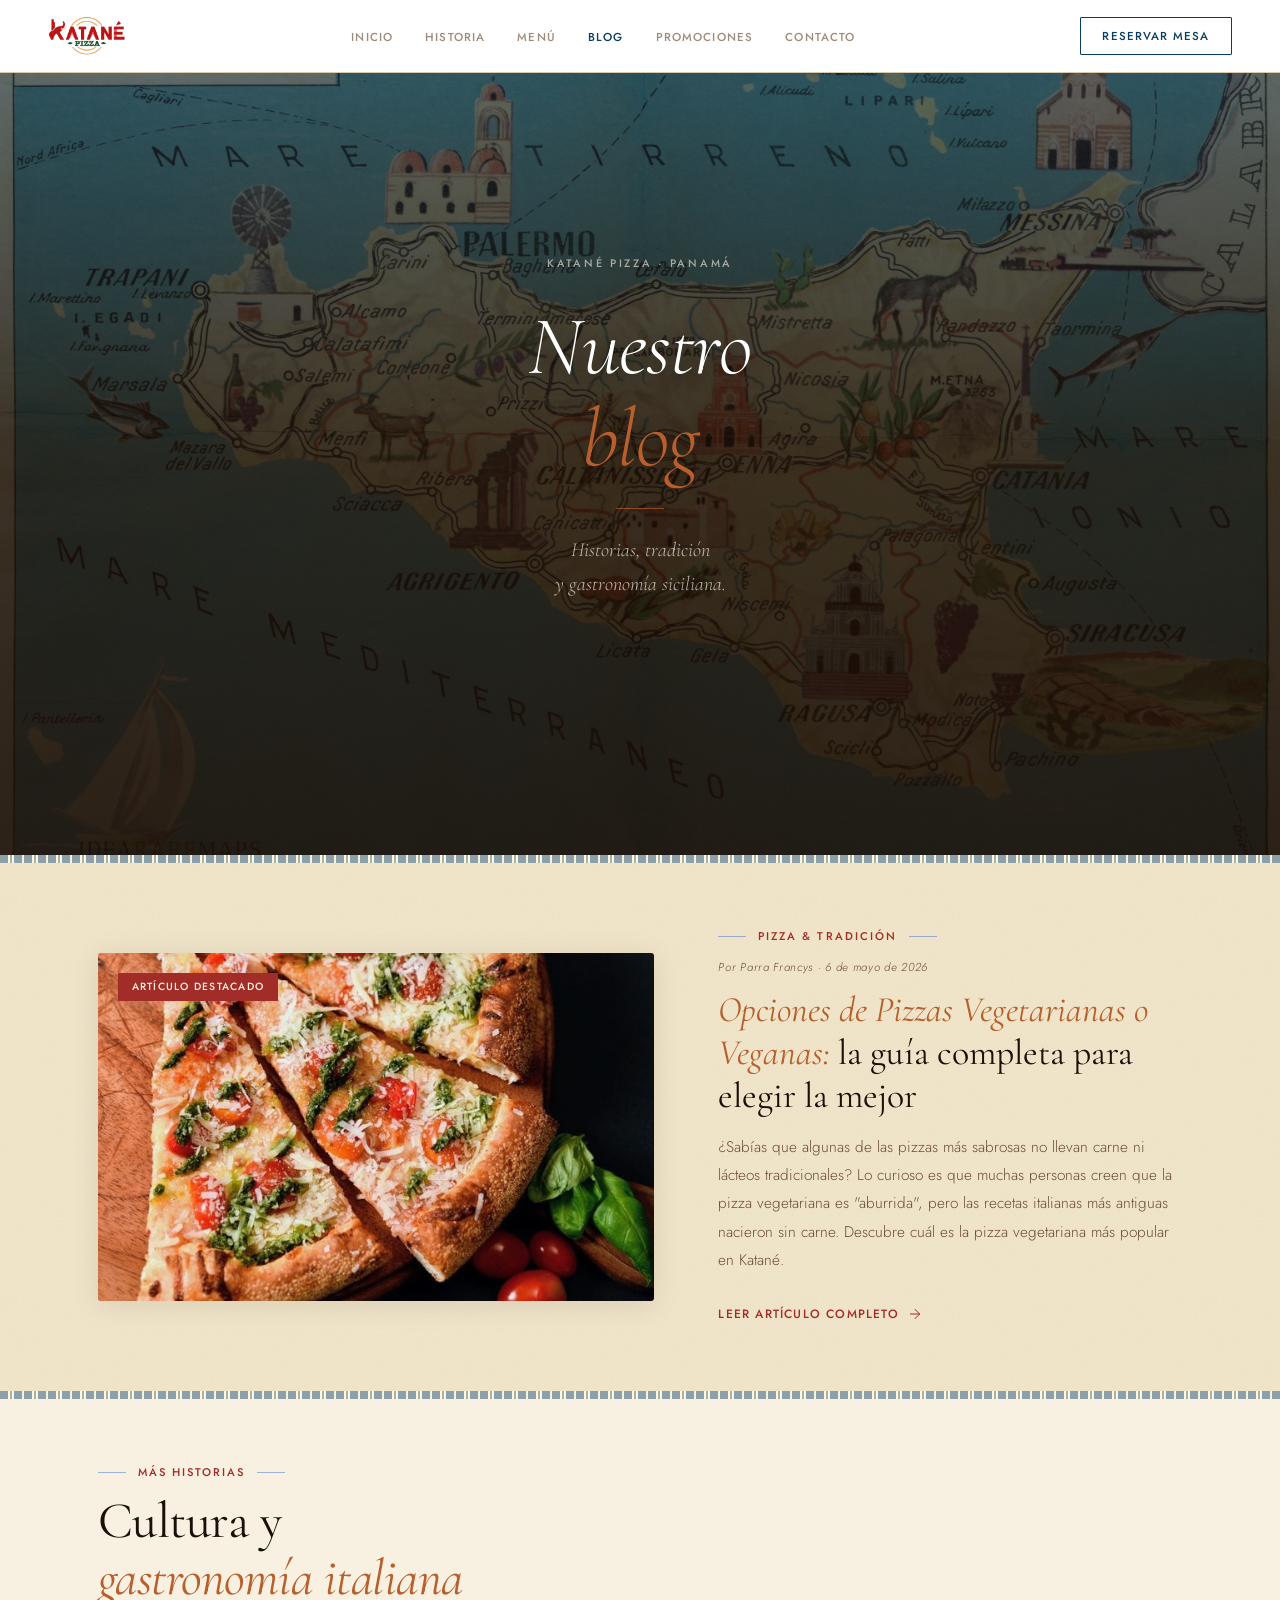
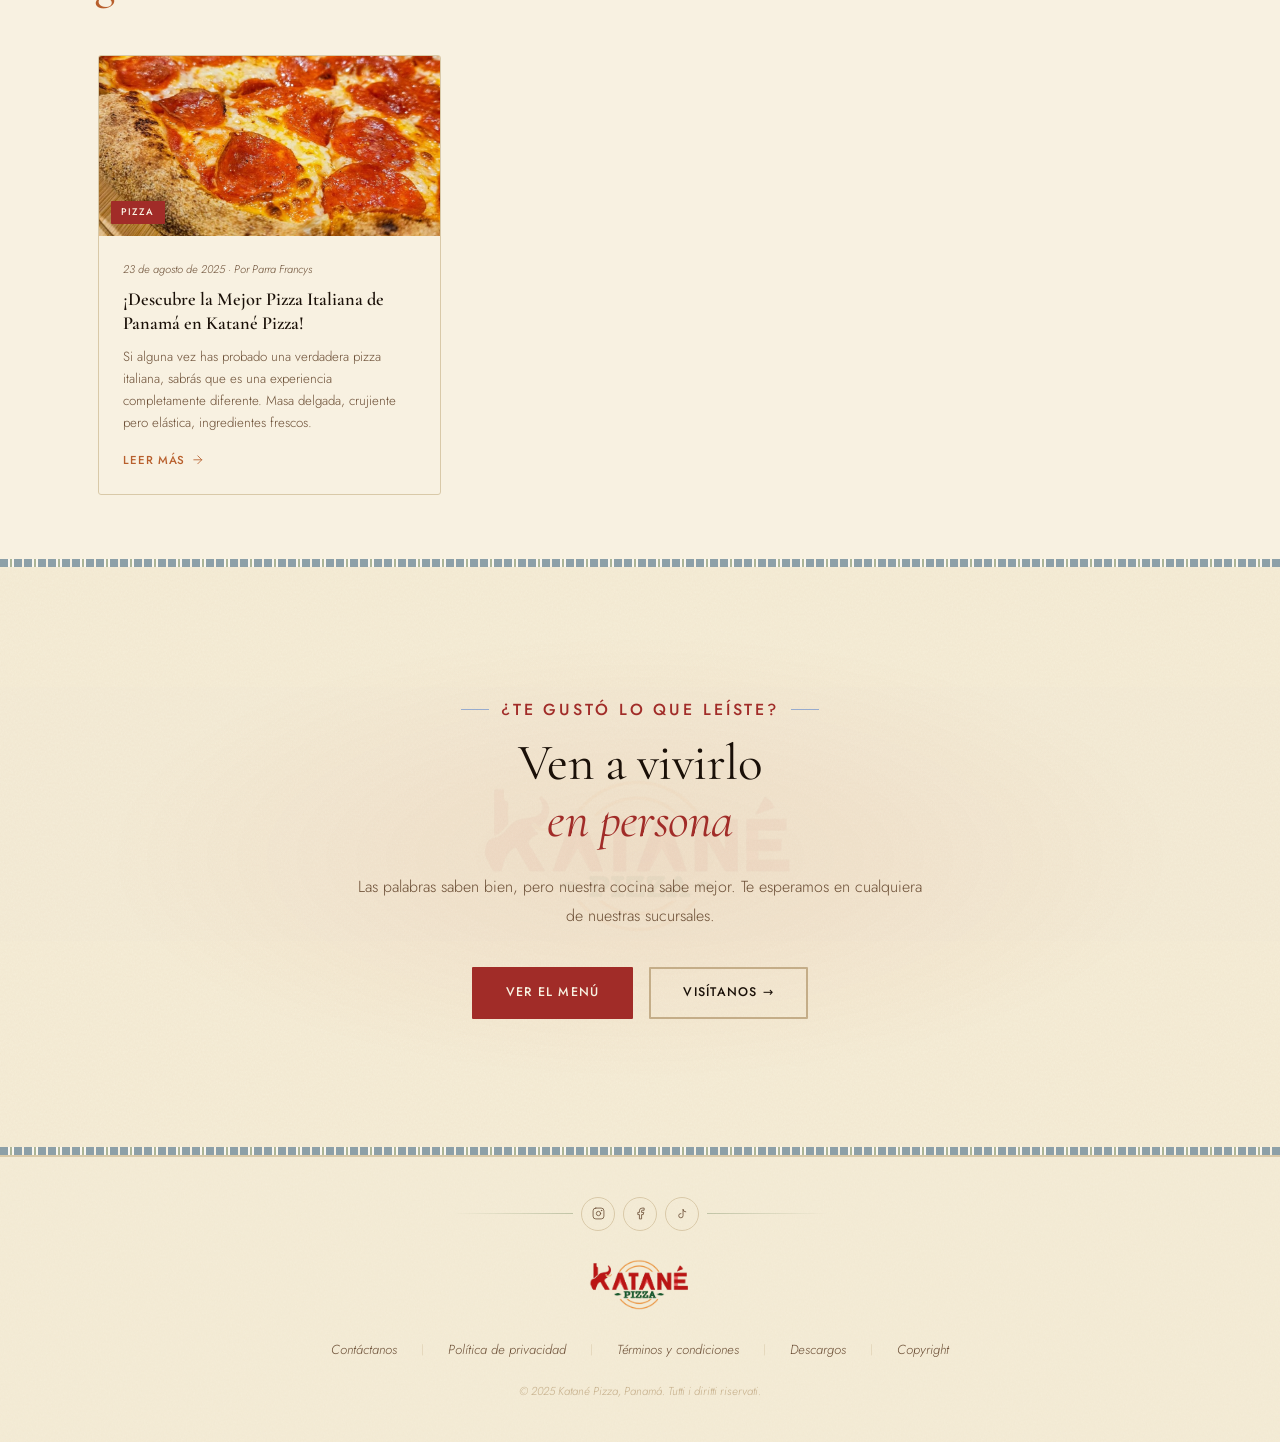
<file: blog.html>
﻿<!DOCTYPE html>
<html lang="es">
<head>
<meta charset="UTF-8"/>
<meta name="viewport" content="width=device-width, initial-scale=1.0"/>
<title>Blog — Katané Pizza</title>
<meta name="description" content="Historias, tradición y gastronomía siciliana desde Katané Pizza Panamá."/>
<link rel="preconnect" href="https://fonts.googleapis.com"/>
<link rel="preconnect" href="https://fonts.gstatic.com" crossorigin/>
<link href="https://fonts.googleapis.com/css2?family=Cormorant+Garamond:ital,wght@0,300;0,400;0,600;0,700;1,300;1,400;1,600&family=Jost:wght@300;400;500&family=Pacifico&display=swap" rel="stylesheet"/>
<link rel="stylesheet" href="katane.css"/>
<style>
/* ── ESTILOS EXCLUSIVOS: blog.html ── */

/* ARTÍCULO DESTACADO */
.art-dest {
  padding:var(--pad) 0;
}
.art-dest-g {
  display:grid; grid-template-columns:1.2fr 1fr;
  gap:clamp(2.5rem,5vw,5rem); align-items:center;
}
.art-dest-foto {
  position:relative; aspect-ratio:16/10;
  border-radius:3px; overflow:hidden;
  box-shadow:var(--shadow);
}
.art-dest-foto-bg {
  position:absolute; inset:0;
  background:linear-gradient(135deg,#9A6040,#5A2810);
}
.art-dest-tag {
  position:absolute; top:1.25rem; left:1.25rem;
  background:var(--rojo); color:var(--crema);
  font-family:var(--ff-b); font-size:.65rem; font-weight:500;
  letter-spacing:.12em; text-transform:uppercase;
  padding:.3rem .85rem; border-radius:1px;
}
.art-dest-meta { font-size:.72rem; color:var(--warm); letter-spacing:.06em; margin-bottom:.65rem; font-style:italic; }
.art-dest-tit { font-family:var(--ff-d); font-size:clamp(1.6rem,2.8vw,2.6rem); font-weight:400; line-height:1.2; margin-bottom:1rem; }
.art-dest-tit:hover em { color:var(--rojo); }
.art-dest-tit em { font-style:italic; color:var(--terracota); transition:color .25s; }
.art-dest-p { font-size:.96rem; color:var(--warm); line-height:1.85; margin-bottom:1.5rem; }
.art-dest-leer { display:inline-flex; align-items:center; gap:.5rem; font-family:var(--ff-b); font-size:.75rem; font-weight:500; letter-spacing:.1em; text-transform:uppercase; color:var(--rojo); transition:gap .25s; }
.art-dest-leer:hover { gap:.85rem; }
.art-dest-leer svg { width:1rem; height:1rem; }

/* GRID ARTÍCULOS */
.art-grid-sec { padding-bottom:var(--pad); }
.art-grid-hdr { margin-bottom:clamp(2rem,4vw,3rem); }
.art-grid {
  display:grid; grid-template-columns:repeat(3,1fr);
  gap:1.75rem;
}
.art-card {
  background:var(--crema); border:1px solid var(--arena-med);
  border-radius:3px; overflow:hidden;
  transition:transform .3s var(--ease),box-shadow .3s;
  position:relative;
}
.art-card:hover { transform:translateY(-5px); box-shadow:var(--shadow); }
.art-card::after {
  content:''; position:absolute; top:0; left:0; right:0; height:3px;
  background:linear-gradient(90deg,var(--rojo),var(--limon));
  transform:scaleX(0); transform-origin:left; transition:transform .4s var(--ease);
}
.art-card:hover::after { transform:scaleX(1); }
.art-card-foto { height:180px; position:relative; overflow:hidden; }
.art-card-foto-bg { position:absolute; inset:0; background-size:cover; background-position:center; transition:transform .5s var(--ease); }
.art-card:hover .art-card-foto-bg { transform:scale(1.05); }
.art-card-cat {
  position:absolute; bottom:.75rem; left:.75rem;
  background:var(--rojo); color:var(--crema);
  font-size:.6rem; font-weight:500; letter-spacing:.1em; text-transform:uppercase;
  padding:.2rem .65rem; border-radius:1px;
  font-family:var(--ff-b);
}
.art-card-body { padding:1.5rem; }
.art-card-meta { font-size:.7rem; color:var(--warm); font-style:italic; margin-bottom:.5rem; }
.art-card-tit { font-family:var(--ff-d); font-size:1.15rem; font-weight:600; line-height:1.3; margin-bottom:.65rem; color:var(--tinta); transition:color .25s; }
.art-card:hover .art-card-tit { color:var(--rojo); }
.art-card-p { font-size:.83rem; color:var(--warm); line-height:1.65; margin-bottom:1rem; }
.art-card-leer { font-size:.72rem; font-weight:500; letter-spacing:.08em; text-transform:uppercase; color:var(--terracota); display:flex; align-items:center; gap:.35rem; transition:gap .25s; font-family:var(--ff-b); }
.art-card:hover .art-card-leer { gap:.65rem; }
.art-card-leer svg { width:.85rem; height:.85rem; }

/* Colores placeholder de fotos */
.foto-bg-1 { background:linear-gradient(135deg,#B85030,#7A2810); }
.foto-bg-2 { background:linear-gradient(135deg,#4A6438,#2E3A20); }
.foto-bg-3 { background:linear-gradient(135deg,#2A5080,#1A3050); }
.foto-bg-4 { background:linear-gradient(135deg,#B89420,#7A5C10); }

/* NEWSLETTER CTA */
.newsletter {
  background:var(--tinta); padding:4rem 0;
  text-align:center;
}
.newsletter h2 { font-family:var(--ff-d); font-size:clamp(1.8rem,3vw,2.8rem); font-weight:400; color:var(--arena); margin-bottom:.75rem; }
.newsletter h2 em { font-style:italic; color:var(--rojo); }
.newsletter p { font-size:.96rem; color:rgba(240,230,204,.58); margin-bottom:1.75rem; }
.nl-form { display:flex; gap:.75rem; justify-content:center; flex-wrap:wrap; }
.nl-input { padding:.8rem 1.5rem; background:rgba(250,245,234,.08); border:1px solid rgba(250,245,234,.15); border-radius:1px; color:var(--crema); font-family:var(--ff-b); font-size:.88rem; min-width:280px; outline:none; transition:border-color .25s; }
.nl-input::placeholder { color:rgba(250,245,234,.35); }
.nl-input:focus { border-color:rgba(250,245,234,.4); }

@media(max-width:1024px){
  .art-dest-g { grid-template-columns:1fr; gap:2.5rem; }
  .art-grid { grid-template-columns:1fr 1fr; }
}
@media(max-width:767px){
  .art-grid { grid-template-columns:1fr; }
}
</style>
</head>
<body>

<nav class="nav" id="nav">
  <a class="nav-logo" href="index.html"><img src="katane_logo.png" alt="Katané Pizza"/></a>
  <ul class="nav-links" role="list">
    <li><a href="index.html">Inicio</a></li>
    <li><a href="historia.html">Historia</a></li>
    <li><a href="menu.html">Menú</a></li>
    <li><a href="blog.html" class="activo">Blog</a></li>
    <li><a href="promociones.html">Promociones</a></li>
    <li><a href="contacto.html">Contacto</a></li>
  </ul>
  <a href="https://wa.me/50769624549" class="nav-cta" target="_blank" rel="noopener">Reservar mesa</a>
  <button class="hamb" id="hambBtn" aria-label="Abrir menú" aria-expanded="false"><span></span><span></span><span></span></button>
</nav>
<div class="mm" id="mm">
  <a href="index.html"    class="lm">Inicio</a>
  <a href="historia.html" class="lm">Historia</a>
  <a href="menu.html"     class="lm">Menú</a>
  <a href="blog.html"     class="lm">Blog</a>
  <a href="promociones.html" class="lm">Promociones</a>
  <a href="contacto.html" class="lm">Contacto</a>
</div>

<!-- HERO -->
<section style="min-height:95vh;position:relative;display:flex;align-items:center;justify-content:center;overflow:hidden;background:#1a0e06">
  <div style="position:absolute;inset:0;z-index:0">
    
    <img src="sicilia.jpg" alt="Katané Blog" style="width:100%;height:100%;object-fit:cover;display:block;opacity:.55"/>
  </div>
  <div style="position:absolute;inset:0;z-index:1;background:linear-gradient(to bottom,rgba(10,61,98,.35) 0%,rgba(26,14,6,.72) 55%,rgba(26,14,6,.85) 100%)"></div>
  <div style="position:relative;z-index:2;text-align:center;padding:2rem var(--g);max-width:820px;margin-inline:auto">
    <p style="font-family:var(--ff-b);font-size:.68rem;font-weight:500;letter-spacing:.25em;text-transform:uppercase;color:rgba(250,245,234,.6);margin-bottom:1.75rem">Katané Pizza · Panamá</p>
    <h1 style="font-family:var(--ff-d);font-size:clamp(2.8rem,6.5vw,5.5rem);font-weight:300;font-style:italic;color:#ffffff;line-height:1.1;letter-spacing:-.01em;margin-bottom:1rem;text-shadow:0 2px 20px rgba(0,0,0,.4)">Nuestro<br><span style="color:var(--limon)">blog</span></h1>
    <div style="width:48px;height:1px;background:var(--limon);margin:1.5rem auto;opacity:.7"></div>
    <p style="font-family:var(--ff-d);font-style:italic;font-size:clamp(1rem,1.8vw,1.25rem);color:rgba(250,245,234,.72);line-height:1.7;max-width:480px;margin-inline:auto">Historias, tradición<br>y gastronomía siciliana.</p>
  </div>
</section>

<!-- ARTÍCULO DESTACADO -->
<div class="franja"></div>
<section class="art-dest piedra-bg">
  <div class="w">
    <div class="art-dest-g">
      <div class="rl">
        <div class="art-dest-foto">
          <div class="art-dest-foto-bg foto-bg-1">
            <img src="blog1.jpg" alt="Opciones de Pizzas Vegetarianas o Veganas" style="width:100%;height:100%;object-fit:cover;display:block"/>
          </div>
          <span class="art-dest-tag">Artículo destacado</span>
        </div>
      </div>
      <div class="rv">
        <p class="eyebrow">Pizza & Tradición</p>
        <p class="art-dest-meta">Por Parra Francys · 6 de mayo de 2026</p>
        <h2 class="art-dest-tit"><em>Opciones de Pizzas Vegetarianas o Veganas:</em> la guía completa para elegir la mejor</h2>
        <p class="art-dest-p">¿Sabías que algunas de las pizzas más sabrosas no llevan carne ni lácteos tradicionales? Lo curioso es que muchas personas creen que la pizza vegetariana es "aburrida", pero las recetas italianas más antiguas nacieron sin carne. Descubre cuál es la pizza vegetariana más popular en Katané.</p>
        <a href="blog-pizza-vegetariana.html" class="art-dest-leer">
          Leer artículo completo
          <svg viewBox="0 0 24 24" fill="none" stroke="currentColor" stroke-width="1.5" stroke-linecap="round"><line x1="5" y1="12" x2="19" y2="12"/><polyline points="12 5 19 12 12 19"/></svg>
        </a>
      </div>
    </div>
  </div>
</section>

<!-- GRID ARTÍCULOS -->
<div class="franja"></div>
<section class="art-grid-sec">
  <div class="w" style="padding-top:var(--pad)">
    <div class="art-grid-hdr">
      <p class="eyebrow rv">Más historias</p>
      <h2 class="h2 rv" style="transition-delay:.1s">Cultura y<br><em>gastronomía italiana</em></h2>
    </div>
    <div class="art-grid">

      <div class="art-card rv">
        <div class="art-card-foto">
          <div class="art-card-foto-bg foto-bg-1">
            <img src="blog2.jpeg" alt="Descubre la Mejor Pizza Italiana de Panamá" style="width:100%;height:100%;object-fit:cover;display:block"/>
          </div>
          <span class="art-card-cat">Pizza</span>
        </div>
        <div class="art-card-body">
          <p class="art-card-meta">23 de agosto de 2025 · Por Parra Francys</p>
          <h3 class="art-card-tit">¡Descubre la Mejor Pizza Italiana de Panamá en Katané Pizza!</h3>
          <p class="art-card-p">Si alguna vez has probado una verdadera pizza italiana, sabrás que es una experiencia completamente diferente. Masa delgada, crujiente pero elástica, ingredientes frescos.</p>
          <a href="blog-pizza-italiana.html" class="art-card-leer">
            Leer más <svg viewBox="0 0 24 24" fill="none" stroke="currentColor" stroke-width="1.5" stroke-linecap="round"><line x1="5" y1="12" x2="19" y2="12"/><polyline points="12 5 19 12 12 19"/></svg>
          </a>
        </div>
      </div>
    </div>
  </div>
</section>

<!-- CONTACTO CTA -->
<div class="franja"></div>
<section class="cto" id="contacto">
  <img class="cto-wm" src="katane_logo.png" alt="" aria-hidden="true"/>
  <div class="w" style="padding-block:var(--pad)">
    <div class="cto-int">
      <p class="eyebrow rv" style="justify-content:center">¿Te gustó lo que leíste?</p>
      <h2 class="h2 rv" style="transition-delay:.1s;color:var(--tinta)">Ven a vivirlo<br><em>en persona</em></h2>
      <p class="rv" style="transition-delay:.2s;color:var(--warm)">Las palabras saben bien, pero nuestra cocina sabe mejor. Te esperamos en cualquiera de nuestras sucursales.</p>
      <div class="cto-btns rv" style="transition-delay:.3s">
        <a href="menu.html" class="btn-r">Ver el menú</a>
        <a href="contacto.html" class="btn-o">Visítanos →</a>
      </div>
    </div>
  </div>
</section>

<div class="franja"></div>
<footer class="footer" style="text-align:center;padding:2.5rem var(--g)">

  <!-- Redes sociales -->
  <div style="display:flex;align-items:center;justify-content:center;gap:.5rem;margin-bottom:1.75rem">
    <div style="flex:1;max-width:120px;height:1px;background:linear-gradient(90deg,transparent,var(--oliva));opacity:.3"></div>
    <a href="https://www.instagram.com/katanepizzapty/?igsh=OW45bTJsem5mYjI1#" target="_blank" class="rs" aria-label="Instagram">
      <svg viewBox="0 0 24 24" fill="none" stroke="currentColor" stroke-width="1.5" stroke-linecap="round"><rect x="2" y="2" width="20" height="20" rx="5"/><circle cx="12" cy="12" r="4"/><circle cx="17.5" cy="6.5" r=".5" fill="currentColor"/></svg>
    </a>
    <a href="https://www.facebook.com/share/1NUgrXsh8u/" target="_blank" class="rs" aria-label="Facebook">
      <svg viewBox="0 0 24 24" fill="none" stroke="currentColor" stroke-width="1.5" stroke-linecap="round"><path d="M18 2h-3a5 5 0 0 0-5 5v3H7v4h3v8h4v-8h3l1-4h-4V7a1 1 0 0 1 1-1h3z"/></svg>
    </a>
    <a href="https://www.tiktok.com/@katanepizzapanama?_r=1&_d=ebe4566h4g21e1&sec_uid=MS4wLjABAAAAJFqLadec6BEqzHCeApnFyxJb4QWZkoRpzAduci1-OoASdecs2WnV0ZfeYwrtkRE3&share_author_id=6848393219497526278&sharer_language=es&source=h5_m&u_code=db26i72e6g5fdj&timestamp=1755752537&user_id=6795720730359530501&sec_user_id=MS4wLjABAAAAXxycx6LyeUWZlk2QsUrBizjBpqruUMTOzHI55eSY5ZHoNQpmUFMm6Hf5kimnsxRc&item_author_type=2&utm_source=whatsapp&utm_campaign=client_share&utm_medium=android&share_iid=7537588654521763589&share_link_id=003f589d-e86c-48cb-b1d5-07d1253aa736&share_app_id=1233&ugbiz_name=ACCOUNT&ug_btm=b6880%2Cb5836&social_share_type=5&enable_checksum=1" target="_blank" class="rs" aria-label="TikTok">
      <svg viewBox="0 0 24 24" fill="none" stroke="currentColor" stroke-width="1.5" stroke-linecap="round"><path d="M9 12a4 4 0 1 0 4 4V4a5 5 0 0 0 5 5"/></svg>
    </a>
    <div style="flex:1;max-width:120px;height:1px;background:linear-gradient(90deg,var(--oliva),transparent);opacity:.3"></div>
  </div>

  <!-- Logo -->
  <div style="margin-bottom:1.75rem">
    <img src="katane_logo.png" alt="Katané Pizza" style="height:52px;width:auto;mix-blend-mode:multiply;margin-inline:auto"/>
  </div>

  <!-- Links inferiores -->
  <div style="display:flex;align-items:center;justify-content:center;flex-wrap:wrap;gap:.5rem 1.5rem;margin-bottom:1.25rem">
    <a href="contacto.html" style="font-size:.82rem;color:var(--warm);font-style:italic;transition:color .25s">Contáctanos</a>
    <span style="color:var(--arena-med);font-size:.7rem">|</span>
    <a href="privacidad.html" style="font-size:.82rem;color:var(--warm);font-style:italic;transition:color .25s">Política de privacidad</a>
    <span style="color:var(--arena-med);font-size:.7rem">|</span>
    <a href="terminos.html" style="font-size:.82rem;color:var(--warm);font-style:italic;transition:color .25s">Términos y condiciones</a>
    <span style="color:var(--arena-med);font-size:.7rem">|</span>
    <a href="descargos.html" style="font-size:.82rem;color:var(--warm);font-style:italic;transition:color .25s">Descargos</a>
    <span style="color:var(--arena-med);font-size:.7rem">|</span>
    <a href="copyright.html" style="font-size:.82rem;color:var(--warm);font-style:italic;transition:color .25s">Copyright</a>
  </div>

  <!-- Copyright -->
  <p style="font-size:.72rem;color:var(--piedra);font-style:italic">© 2025 Katané Pizza, Panamá. Tutti i diritti riservati.</p>

</footer>
<script src="katane.js"></script>
</body>
</html>
</file>
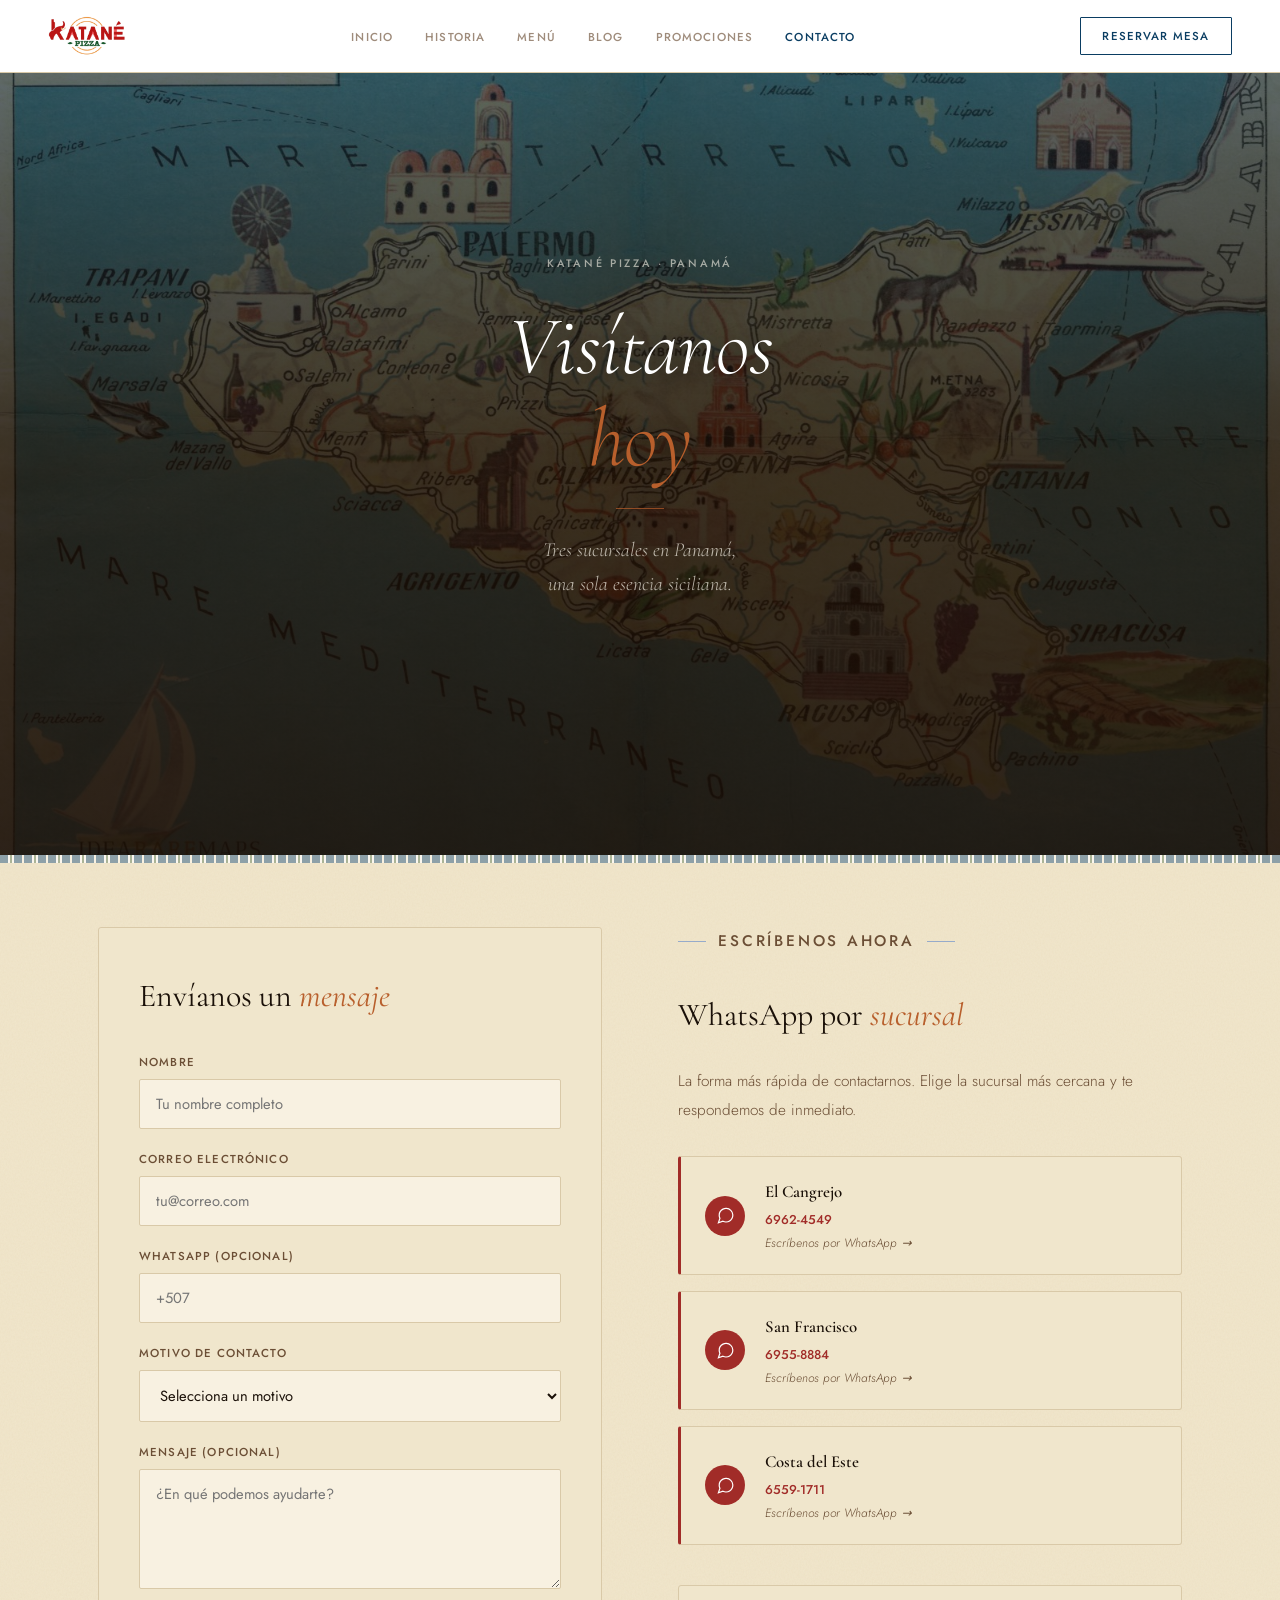
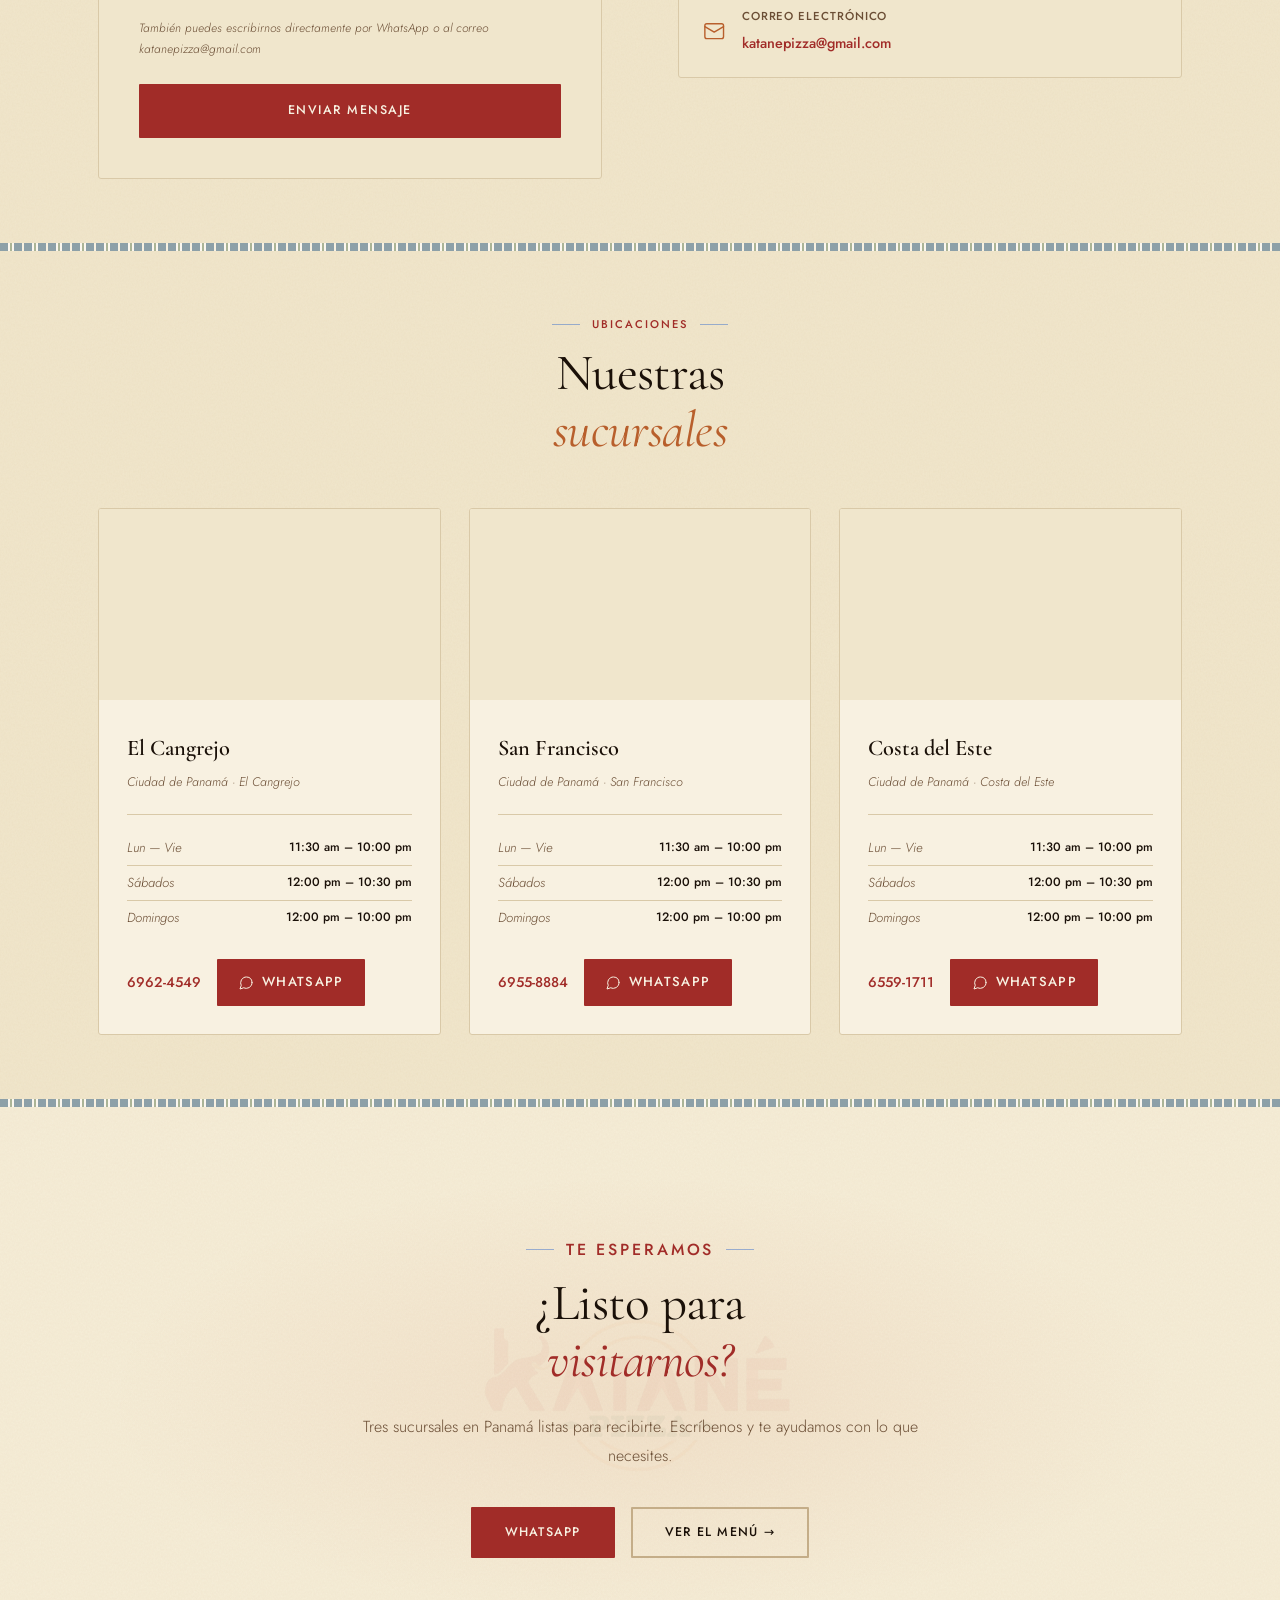
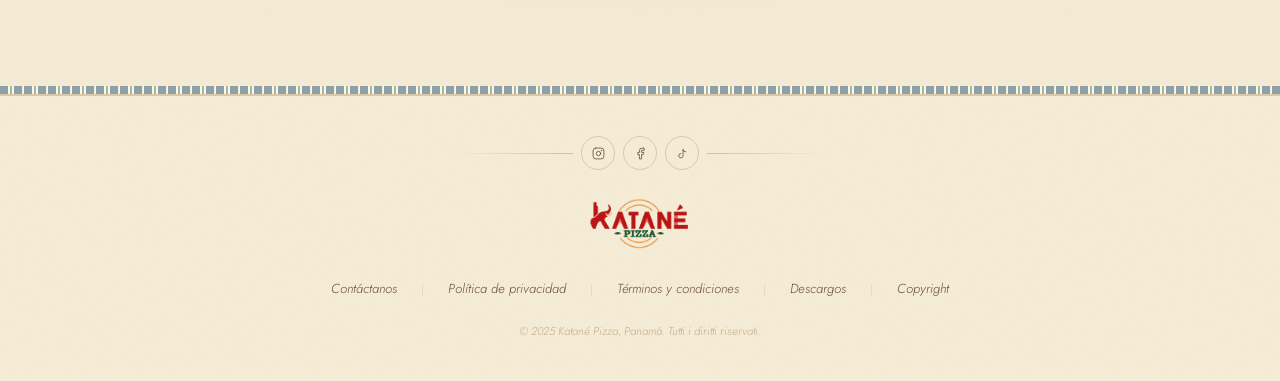
<file: contacto.html>
﻿<!DOCTYPE html>
<html lang="es">
<head>
<meta charset="UTF-8"/>
<meta name="viewport" content="width=device-width, initial-scale=1.0"/>
<title>Contacto — Katané Pizza</title>
<meta name="description" content="Contáctanos o visítanos en cualquiera de nuestras tres sucursales en Ciudad de Panamá."/>
<link rel="preconnect" href="https://fonts.googleapis.com"/>
<link rel="preconnect" href="https://fonts.gstatic.com" crossorigin/>
<link href="https://fonts.googleapis.com/css2?family=Cormorant+Garamond:ital,wght@0,300;0,400;0,600;0,700;1,300;1,400;1,600&family=Jost:wght@300;400;500&family=Pacifico&display=swap" rel="stylesheet"/>
<link rel="stylesheet" href="katane.css"/>
<style>
/* ── ESTILOS EXCLUSIVOS: contacto.html ── */

/* FORMULARIO + WHATSAPP */
.cto-main { padding:var(--pad) 0; }
.cto-main-g {
  display:grid; grid-template-columns:1fr 1fr;
  gap:clamp(2.5rem,6vw,6rem); align-items:start;
}

/* FORMULARIO */
.form-wrap { background:var(--arena); border:1px solid var(--arena-med); border-radius:3px; padding:2.5rem; }
.form-wrap h2 { font-family:var(--ff-d); font-size:clamp(1.5rem,2.5vw,2.2rem); font-weight:400; margin-bottom:1.75rem; }
.form-wrap h2 em { font-style:italic; color:var(--terracota); }
.campo { margin-bottom:1.25rem; }
.campo label { display:block; font-family:var(--ff-b); font-size:.72rem; font-weight:500; letter-spacing:.1em; text-transform:uppercase; color:var(--warm); margin-bottom:.45rem; }
.campo input, .campo select, .campo textarea {
  width:100%; padding:.8rem 1rem;
  background:var(--crema); border:1.5px solid var(--arena-med);
  border-radius:2px; font-family:var(--ff-b); font-size:.92rem;
  color:var(--tinta); outline:none;
  transition:border-color .25s;
}
.campo input:focus, .campo select:focus, .campo textarea:focus { border-color:var(--terracota); }
.campo textarea { min-height:120px; resize:vertical; }
.campo select { cursor:pointer; }
.form-nota { font-size:.75rem; color:var(--warm); font-style:italic; margin-bottom:1.5rem; }
.form-btn { width:100%; }

/* WHATSAPP + INFO */
.cto-info h2 { font-family:var(--ff-d); font-size:clamp(1.5rem,2.5vw,2.2rem); font-weight:400; margin-bottom:1.5rem; }
.cto-info h2 em { font-style:italic; color:var(--terracota); }
.cto-info p { font-size:.96rem; color:var(--warm); line-height:1.85; margin-bottom:2rem; }

/* CARDS WHATSAPP */
.wa-cards { display:flex; flex-direction:column; gap:1rem; margin-bottom:2.5rem; }
.wa-card {
  display:flex; align-items:center; gap:1.25rem;
  padding:1.25rem 1.5rem;
  background:var(--arena); border:1px solid var(--arena-med);
  border-radius:3px; border-left:3px solid var(--rojo);
  transition:transform .25s,box-shadow .25s;
  text-decoration:none; color:inherit;
}
.wa-card:hover { transform:translateX(4px); box-shadow:var(--shadow); }
.wa-card-ico { width:2.5rem; height:2.5rem; background:var(--rojo); border-radius:50%; display:flex; align-items:center; justify-content:center; flex-shrink:0; }
.wa-card-ico svg { width:1.2rem; height:1.2rem; }
.wa-card-nom { font-family:var(--ff-d); font-size:1.05rem; font-weight:600; }
.wa-card-tel { font-size:.8rem; color:var(--rojo); font-weight:500; margin-top:.15rem; }
.wa-card-txt { font-size:.75rem; color:var(--warm); font-style:italic; margin-top:.1rem; }

/* EMAIL */
.email-box {
  padding:1.25rem 1.5rem;
  background:var(--arena); border:1px solid var(--arena-med);
  border-radius:3px; display:flex; align-items:center; gap:1rem;
}
.email-box svg { width:1.4rem; height:1.4rem; flex-shrink:0; color:var(--terracota); }
.email-box a { font-family:var(--ff-b); font-size:.9rem; font-weight:500; color:var(--rojo); transition:color .25s; }
.email-box a:hover { color:var(--rojo-osc); }

/* SUCURSALES UNIFICADAS */
.suc-uni { padding:var(--pad) 0; }
.suc-uni-g { display:grid; grid-template-columns:repeat(3,1fr); gap:1.75rem; }
.suc-uni-card {
  background:var(--crema); border:1px solid var(--arena-med);
  border-radius:3px; overflow:hidden;
  transition:box-shadow .3s,transform .3s;
}
.suc-uni-card:hover { box-shadow:var(--shadow); transform:translateY(-4px); }
.suc-uni-foto { width:100%; aspect-ratio:16/9; overflow:hidden; background:var(--arena); position:relative; }
.suc-uni-foto iframe { position:absolute; inset:0; width:100%; height:100%; border:0; display:block; }
.suc-uni-body { padding:1.75rem; }
.suc-uni-nom { font-family:var(--ff-d); font-size:1.4rem; font-weight:600; margin-bottom:.3rem; }
.suc-uni-dir { font-size:.78rem; color:var(--warm); font-style:italic; margin-bottom:1.25rem; font-family:var(--ff-b); }
.suc-uni-horario { margin-bottom:1.5rem; border-top:1px solid var(--arena-med); padding-top:1rem; }
.suc-uni-hor-row { display:flex; justify-content:space-between; font-size:.82rem; padding:.35rem 0; border-bottom:1px solid var(--arena-med); }
.suc-uni-hor-row:last-child { border-bottom:none; }
.suc-uni-hor-row span:first-child { color:var(--warm); font-style:italic; }
.suc-uni-hor-row span:last-child { font-family:var(--ff-b); font-size:.76rem; font-weight:500; color:var(--tinta); }
.suc-uni-actions { display:flex; align-items:center; gap:1rem; flex-wrap:wrap; }
.suc-uni-tel { font-family:var(--ff-b); font-size:.88rem; font-weight:500; color:var(--rojo); text-decoration:none; }
.suc-uni-tel:hover { text-decoration:underline; }
.suc-uni-wa { display:inline-flex; align-items:center; gap:.5rem; font-size:.82rem; padding:.6rem 1.2rem; }
.suc-uni-wa svg { width:1rem; height:1rem; }

@media(max-width:1024px){
  .cto-main-g { grid-template-columns:1fr; gap:3rem; }
  .suc-uni-g { grid-template-columns:1fr; }
}
@media(max-width:767px){
  .suc-uni-g { grid-template-columns:1fr; }
}

/* FEEDBACK FORMULARIO */
.form-msg {
  display:none;
  padding:1rem 1.5rem;
  border-radius:3px;
  font-family:var(--ff-d);
  font-style:italic;
  font-size:.95rem;
  margin-top:1rem;
}
.form-msg.ok {
  background:rgba(77,106,59,.1);
  border:1px solid rgba(77,106,59,.3);
  color:#2E4A1A;
}
.form-msg.err {
  background:rgba(161,44,40,.08);
  border:1px solid rgba(161,44,40,.25);
  color:var(--rojo);
}
.form-loading {
  opacity:.6;
  pointer-events:none;
}
</style>
</head>
<body>

<nav class="nav" id="nav">
  <a class="nav-logo" href="index.html"><img src="katane_logo.png" alt="Katané Pizza"/></a>
  <ul class="nav-links" role="list">
    <li><a href="index.html">Inicio</a></li>
    <li><a href="historia.html">Historia</a></li>
    <li><a href="menu.html">Menú</a></li>
    <li><a href="blog.html">Blog</a></li>
    <li><a href="promociones.html">Promociones</a></li>
    <li><a href="contacto.html" class="activo">Contacto</a></li>
  </ul>
  <a href="https://wa.me/50769624549" class="nav-cta" target="_blank" rel="noopener">Reservar mesa</a>
  <button class="hamb" id="hambBtn" aria-label="Abrir menú" aria-expanded="false"><span></span><span></span><span></span></button>
</nav>
<div class="mm" id="mm">
  <a href="index.html"    class="lm">Inicio</a>
  <a href="historia.html" class="lm">Historia</a>
  <a href="menu.html"     class="lm">Menú</a>
  <a href="blog.html"     class="lm">Blog</a>
  <a href="promociones.html" class="lm">Promociones</a>
  <a href="contacto.html" class="lm">Contacto</a>
</div>

<!-- HERO -->
<section style="min-height:95vh;position:relative;display:flex;align-items:center;justify-content:center;overflow:hidden;background:#1a0e06">
  <div style="position:absolute;inset:0;z-index:0">
    
    <img src="sicilia.jpg" alt="Katané Contacto" style="width:100%;height:100%;object-fit:cover;display:block;opacity:.55"/>
  </div>
  <div style="position:absolute;inset:0;z-index:1;background:linear-gradient(to bottom,rgba(10,61,98,.35) 0%,rgba(26,14,6,.72) 55%,rgba(26,14,6,.85) 100%)"></div>
  <div style="position:relative;z-index:2;text-align:center;padding:2rem var(--g);max-width:820px;margin-inline:auto">
    <p style="font-family:var(--ff-b);font-size:.68rem;font-weight:500;letter-spacing:.25em;text-transform:uppercase;color:rgba(250,245,234,.6);margin-bottom:1.75rem">Katané Pizza · Panamá</p>
    <h1 style="font-family:var(--ff-d);font-size:clamp(2.8rem,6.5vw,5.5rem);font-weight:300;font-style:italic;color:#ffffff;line-height:1.1;letter-spacing:-.01em;margin-bottom:1rem;text-shadow:0 2px 20px rgba(0,0,0,.4)">Visítanos<br><span style="color:var(--limon)">hoy</span></h1>
    <div style="width:48px;height:1px;background:var(--limon);margin:1.5rem auto;opacity:.7"></div>
    <p style="font-family:var(--ff-d);font-style:italic;font-size:clamp(1rem,1.8vw,1.25rem);color:rgba(250,245,234,.72);line-height:1.7;max-width:480px;margin-inline:auto">Tres sucursales en Panamá,<br>una sola esencia siciliana.</p>
  </div>
</section>

<!-- FORMULARIO + WHATSAPP -->
<div class="franja"></div>
<section class="cto-main piedra-bg" id="formulario">
  <div class="w">
    <div class="cto-main-g">

      <!-- FORMULARIO -->
      <div class="rl">
        <div class="form-wrap">
          <h2>Envíanos un <em>mensaje</em></h2>
          <form onsubmit="return false;" id="contactForm">
            <div class="campo">
              <label for="nombre">Nombre</label>
              <input type="text" id="nombre" name="nombre" placeholder="Tu nombre completo" required/>
            </div>
            <div class="campo">
              <label for="email">Correo electrónico</label>
              <input type="email" id="email" name="email" placeholder="tu@correo.com" required/>
            </div>
            <div class="campo">
              <label for="whatsapp">WhatsApp (opcional)</label>
              <input type="tel" id="whatsapp" name="whatsapp" placeholder="+507"/>
            </div>
            <div class="campo">
              <label for="motivo">Motivo de contacto</label>
              <select id="motivo" name="motivo">
                <option value="">Selecciona un motivo</option>
                <option value="comentarios">Comentarios o Sugerencias</option>
                <option value="eventos">Eventos o Catering</option>
                <option value="otros">Otros</option>
              </select>
            </div>
            <div class="campo">
              <label for="mensaje">Mensaje (opcional)</label>
              <textarea id="mensaje" name="mensaje" placeholder="¿En qué podemos ayudarte?"></textarea>
            </div>
            <p class="form-nota">También puedes escribirnos directamente por WhatsApp o al correo katanepizza@gmail.com</p>
            <button type="button" id="btnEnviar" onclick="enviarFormulario()" style="width:100%;padding:1rem;background:var(--rojo);color:var(--crema);font-family:var(--ff-b);font-size:.78rem;font-weight:500;letter-spacing:.12em;text-transform:uppercase;border:none;border-radius:1px;cursor:pointer;transition:background .25s">
              ENVIAR MENSAJE
            </button>
            <div id="formMsg" class="form-msg"></div>
          </form>
        </div>
      </div>

      <!-- WHATSAPP + INFO -->
      <div class="cto-info rv">
        <p class="eyebrow">Escríbenos ahora</p>
        <h2>WhatsApp por <em>sucursal</em></h2>
        <p>La forma más rápida de contactarnos. Elige la sucursal más cercana y te respondemos de inmediato.</p>

        <div class="wa-cards">
          <a href="https://wa.me/50769624549" target="_blank" rel="noopener" class="wa-card">
            <div class="wa-card-ico"><svg viewBox="0 0 24 24" fill="none" stroke="white" stroke-width="1.5" stroke-linecap="round"><path d="M21 11.5a8.38 8.38 0 0 1-.9 3.8 8.5 8.5 0 0 1-7.6 4.7 8.38 8.38 0 0 1-3.8-.9L3 21l1.9-5.7a8.38 8.38 0 0 1-.9-3.8 8.5 8.5 0 0 1 4.7-7.6 8.38 8.38 0 0 1 3.8-.9h.5a8.48 8.48 0 0 1 8 8v.5z"/></svg></div>
            <div>
              <div class="wa-card-nom">El Cangrejo</div>
              <div class="wa-card-tel">6962-4549</div>
              <div class="wa-card-txt">Escríbenos por WhatsApp →</div>
            </div>
          </a>
          <a href="https://wa.me/50769558884" target="_blank" rel="noopener" class="wa-card">
            <div class="wa-card-ico"><svg viewBox="0 0 24 24" fill="none" stroke="white" stroke-width="1.5" stroke-linecap="round"><path d="M21 11.5a8.38 8.38 0 0 1-.9 3.8 8.5 8.5 0 0 1-7.6 4.7 8.38 8.38 0 0 1-3.8-.9L3 21l1.9-5.7a8.38 8.38 0 0 1-.9-3.8 8.5 8.5 0 0 1 4.7-7.6 8.38 8.38 0 0 1 3.8-.9h.5a8.48 8.48 0 0 1 8 8v.5z"/></svg></div>
            <div>
              <div class="wa-card-nom">San Francisco</div>
              <div class="wa-card-tel">6955-8884</div>
              <div class="wa-card-txt">Escríbenos por WhatsApp →</div>
            </div>
          </a>
          <a href="https://wa.me/50765591711" target="_blank" rel="noopener" class="wa-card">
            <div class="wa-card-ico"><svg viewBox="0 0 24 24" fill="none" stroke="white" stroke-width="1.5" stroke-linecap="round"><path d="M21 11.5a8.38 8.38 0 0 1-.9 3.8 8.5 8.5 0 0 1-7.6 4.7 8.38 8.38 0 0 1-3.8-.9L3 21l1.9-5.7a8.38 8.38 0 0 1-.9-3.8 8.5 8.5 0 0 1 4.7-7.6 8.38 8.38 0 0 1 3.8-.9h.5a8.48 8.48 0 0 1 8 8v.5z"/></svg></div>
            <div>
              <div class="wa-card-nom">Costa del Este</div>
              <div class="wa-card-tel">6559-1711</div>
              <div class="wa-card-txt">Escríbenos por WhatsApp →</div>
            </div>
          </a>
        </div>

        <div class="email-box">
          <svg viewBox="0 0 24 24" fill="none" stroke="currentColor" stroke-width="1.5" stroke-linecap="round" stroke-linejoin="round"><rect x="2" y="4" width="20" height="16" rx="2"/><polyline points="2 7 12 13 22 7"/></svg>
          <div>
            <div style="font-size:.72rem;letter-spacing:.08em;text-transform:uppercase;font-weight:500;color:var(--warm);margin-bottom:.2rem;font-family:var(--ff-b)">Correo electrónico</div>
            <a href="mailto:katanepizza@gmail.com">katanepizza@gmail.com</a>
          </div>
        </div>
      </div>

    </div>
  </div>
</section>

<!-- SUCURSALES -->
<div class="franja"></div>
<section class="suc-uni piedra-bg" id="sucursales">
  <div class="w">
    <p class="eyebrow rv" style="justify-content:center">Ubicaciones</p>
    <h2 class="h2 rv" style="transition-delay:.1s;text-align:center;margin-bottom:clamp(2rem,4vw,3rem)">Nuestras<br><em>sucursales</em></h2>
    <div class="suc-uni-g">

      <!-- El Cangrejo -->
      <div class="suc-uni-card rv">
        <div class="suc-uni-foto">
          <iframe src="https://www.google.com/maps/embed?pb=!1m18!1m12!1m3!1d3940.8376926050905!2d-79.5299518!3d8.987078699999996!2m3!1f0!2f0!3f0!3m2!1i1024!2i768!4f13.1!3m3!1m2!1s0x8faca8f1af23159b%3A0xa7c8aae12adbaad8!2sKatane%CC%81%20Speedy%20Pizza%20%7C%20El%20Cangrejo!5e0!3m2!1sen!2spa!4v1782182979895!5m2!1sen!2spa" width="600" height="450" style="border:0;" allowfullscreen="" loading="lazy" referrerpolicy="strict-origin-when-cross-origin"></iframe>
        </div>
        <div class="suc-uni-body">
          <h3 class="suc-uni-nom">El Cangrejo</h3>
          <p class="suc-uni-dir">Ciudad de Panamá · El Cangrejo</p>
          <div class="suc-uni-horario">
            <div class="suc-uni-hor-row"><span>Lun — Vie</span><span>11:30 am – 10:00 pm</span></div>
            <div class="suc-uni-hor-row"><span>Sábados</span><span>12:00 pm – 10:30 pm</span></div>
            <div class="suc-uni-hor-row"><span>Domingos</span><span>12:00 pm – 10:00 pm</span></div>
          </div>
          <div class="suc-uni-actions">
            <a href="tel:+50769624549" class="suc-uni-tel">6962-4549</a>
            <a href="https://wa.me/50769624549" class="suc-uni-wa btn-r" target="_blank" rel="noopener"><svg viewBox="0 0 24 24" fill="none" stroke="currentColor" stroke-width="1.5" stroke-linecap="round"><path d="M21 11.5a8.38 8.38 0 0 1-.9 3.8 8.5 8.5 0 0 1-7.6 4.7 8.38 8.38 0 0 1-3.8-.9L3 21l1.9-5.7a8.38 8.38 0 0 1-.9-3.8 8.5 8.5 0 0 1 4.7-7.6 8.38 8.38 0 0 1 3.8-.9h.5a8.48 8.48 0 0 1 8 8v.5z"/></svg>WhatsApp</a>
          </div>
        </div>
      </div>

      <!-- San Francisco -->
      <div class="suc-uni-card rv" style="transition-delay:.12s">
        <div class="suc-uni-foto">
          <iframe src="https://www.google.com/maps/embed?pb=!1m18!1m12!1m3!1d3940.7529175285063!2d-79.50893839999999!3d8.9948687!2m3!1f0!2f0!3f0!3m2!1i1024!2i768!4f13.1!3m3!1m2!1s0x8faca92d740d19a5%3A0xb39fd0eca650cb3a!2sKatane%CC%81%20Pizza%20%7C%20San%20Francisco!5e0!3m2!1sen!2spa!4v1782183030754!5m2!1sen!2spa" width="600" height="450" style="border:0;" allowfullscreen="" loading="lazy" referrerpolicy="strict-origin-when-cross-origin"></iframe>
        </div>
        <div class="suc-uni-body">
          <h3 class="suc-uni-nom">San Francisco</h3>
          <p class="suc-uni-dir">Ciudad de Panamá · San Francisco</p>
          <div class="suc-uni-horario">
            <div class="suc-uni-hor-row"><span>Lun — Vie</span><span>11:30 am – 10:00 pm</span></div>
            <div class="suc-uni-hor-row"><span>Sábados</span><span>12:00 pm – 10:30 pm</span></div>
            <div class="suc-uni-hor-row"><span>Domingos</span><span>12:00 pm – 10:00 pm</span></div>
          </div>
          <div class="suc-uni-actions">
            <a href="tel:+50769558884" class="suc-uni-tel">6955-8884</a>
            <a href="https://wa.me/50769558884" class="suc-uni-wa btn-r" target="_blank" rel="noopener"><svg viewBox="0 0 24 24" fill="none" stroke="currentColor" stroke-width="1.5" stroke-linecap="round"><path d="M21 11.5a8.38 8.38 0 0 1-.9 3.8 8.5 8.5 0 0 1-7.6 4.7 8.38 8.38 0 0 1-3.8-.9L3 21l1.9-5.7a8.38 8.38 0 0 1-.9-3.8 8.5 8.5 0 0 1 4.7-7.6 8.38 8.38 0 0 1 3.8-.9h.5a8.48 8.48 0 0 1 8 8v.5z"/></svg>WhatsApp</a>
          </div>
        </div>
      </div>

      <!-- Costa del Este -->
      <div class="suc-uni-card rv" style="transition-delay:.24s">
        <div class="suc-uni-foto">
          <iframe src="https://www.google.com/maps/embed?pb=!1m18!1m12!1m3!1d3940.5988870245505!2d-79.4779372!3d9.009005499999999!2m3!1f0!2f0!3f0!3m2!1i1024!2i768!4f13.1!3m3!1m2!1s0x8faca9815559c47f%3A0x84b0e3938906a76b!2sKatane%20pizza%20costa%20del%20este!5e0!3m2!1sen!2spa!4v1782183073063!5m2!1sen!2spa" width="600" height="450" style="border:0;" allowfullscreen="" loading="lazy" referrerpolicy="strict-origin-when-cross-origin"></iframe>
        </div>
        <div class="suc-uni-body">
          <h3 class="suc-uni-nom">Costa del Este</h3>
          <p class="suc-uni-dir">Ciudad de Panamá · Costa del Este</p>
          <div class="suc-uni-horario">
            <div class="suc-uni-hor-row"><span>Lun — Vie</span><span>11:30 am – 10:00 pm</span></div>
            <div class="suc-uni-hor-row"><span>Sábados</span><span>12:00 pm – 10:30 pm</span></div>
            <div class="suc-uni-hor-row"><span>Domingos</span><span>12:00 pm – 10:00 pm</span></div>
          </div>
          <div class="suc-uni-actions">
            <a href="tel:+50765591711" class="suc-uni-tel">6559-1711</a>
            <a href="https://wa.me/50765591711" class="suc-uni-wa btn-r" target="_blank" rel="noopener"><svg viewBox="0 0 24 24" fill="none" stroke="currentColor" stroke-width="1.5" stroke-linecap="round"><path d="M21 11.5a8.38 8.38 0 0 1-.9 3.8 8.5 8.5 0 0 1-7.6 4.7 8.38 8.38 0 0 1-3.8-.9L3 21l1.9-5.7a8.38 8.38 0 0 1-.9-3.8 8.5 8.5 0 0 1 4.7-7.6 8.38 8.38 0 0 1 3.8-.9h.5a8.48 8.48 0 0 1 8 8v.5z"/></svg>WhatsApp</a>
          </div>
        </div>
      </div>

    </div>
  </div>
</section>

<!-- CONTACTO CTA -->
<div class="franja"></div>
<section class="cto" id="contacto">
  <img class="cto-wm" src="katane_logo.png" alt="" aria-hidden="true"/>
  <div class="w" style="padding-block:var(--pad)">
    <div class="cto-int">
      <p class="eyebrow rv" style="justify-content:center">Te esperamos</p>
      <h2 class="h2 rv" style="transition-delay:.1s;color:var(--tinta)">¿Listo para<br><em>visitarnos?</em></h2>
      <p class="rv" style="transition-delay:.2s;color:var(--warm)">Tres sucursales en Panamá listas para recibirte. Escríbenos y te ayudamos con lo que necesites.</p>
      <div class="cto-btns rv" style="transition-delay:.3s">
        <a href="https://wa.me/50769624549" target="_blank" class="btn-r">WhatsApp</a>
        <a href="menu.html" class="btn-o">Ver el menú →</a>
      </div>
    </div>
  </div>
</section>

<div class="franja"></div>
<footer class="footer" style="text-align:center;padding:2.5rem var(--g)">

  <!-- Redes sociales -->
  <div style="display:flex;align-items:center;justify-content:center;gap:.5rem;margin-bottom:1.75rem">
    <div style="flex:1;max-width:120px;height:1px;background:linear-gradient(90deg,transparent,var(--oliva));opacity:.3"></div>
    <a href="https://www.instagram.com/katanepizzapty/?igsh=OW45bTJsem5mYjI1#" target="_blank" class="rs" aria-label="Instagram">
      <svg viewBox="0 0 24 24" fill="none" stroke="currentColor" stroke-width="1.5" stroke-linecap="round"><rect x="2" y="2" width="20" height="20" rx="5"/><circle cx="12" cy="12" r="4"/><circle cx="17.5" cy="6.5" r=".5" fill="currentColor"/></svg>
    </a>
    <a href="https://www.facebook.com/share/1NUgrXsh8u/" target="_blank" class="rs" aria-label="Facebook">
      <svg viewBox="0 0 24 24" fill="none" stroke="currentColor" stroke-width="1.5" stroke-linecap="round"><path d="M18 2h-3a5 5 0 0 0-5 5v3H7v4h3v8h4v-8h3l1-4h-4V7a1 1 0 0 1 1-1h3z"/></svg>
    </a>
    <a href="https://www.tiktok.com/@katanepizzapanama?_r=1&_d=ebe4566h4g21e1&sec_uid=MS4wLjABAAAAJFqLadec6BEqzHCeApnFyxJb4QWZkoRpzAduci1-OoASdecs2WnV0ZfeYwrtkRE3&share_author_id=6848393219497526278&sharer_language=es&source=h5_m&u_code=db26i72e6g5fdj&timestamp=1755752537&user_id=6795720730359530501&sec_user_id=MS4wLjABAAAAXxycx6LyeUWZlk2QsUrBizjBpqruUMTOzHI55eSY5ZHoNQpmUFMm6Hf5kimnsxRc&item_author_type=2&utm_source=whatsapp&utm_campaign=client_share&utm_medium=android&share_iid=7537588654521763589&share_link_id=003f589d-e86c-48cb-b1d5-07d1253aa736&share_app_id=1233&ugbiz_name=ACCOUNT&ug_btm=b6880%2Cb5836&social_share_type=5&enable_checksum=1" target="_blank" class="rs" aria-label="TikTok">
      <svg viewBox="0 0 24 24" fill="none" stroke="currentColor" stroke-width="1.5" stroke-linecap="round"><path d="M9 12a4 4 0 1 0 4 4V4a5 5 0 0 0 5 5"/></svg>
    </a>
    <div style="flex:1;max-width:120px;height:1px;background:linear-gradient(90deg,var(--oliva),transparent);opacity:.3"></div>
  </div>

  <!-- Logo -->
  <div style="margin-bottom:1.75rem">
    <img src="katane_logo.png" alt="Katané Pizza" style="height:52px;width:auto;mix-blend-mode:multiply;margin-inline:auto"/>
  </div>

  <!-- Links inferiores -->
  <div style="display:flex;align-items:center;justify-content:center;flex-wrap:wrap;gap:.5rem 1.5rem;margin-bottom:1.25rem">
    <a href="contacto.html" style="font-size:.82rem;color:var(--warm);font-style:italic;transition:color .25s">Contáctanos</a>
    <span style="color:var(--arena-med);font-size:.7rem">|</span>
    <a href="privacidad.html" style="font-size:.82rem;color:var(--warm);font-style:italic;transition:color .25s">Política de privacidad</a>
    <span style="color:var(--arena-med);font-size:.7rem">|</span>
    <a href="terminos.html" style="font-size:.82rem;color:var(--warm);font-style:italic;transition:color .25s">Términos y condiciones</a>
    <span style="color:var(--arena-med);font-size:.7rem">|</span>
    <a href="descargos.html" style="font-size:.82rem;color:var(--warm);font-style:italic;transition:color .25s">Descargos</a>
    <span style="color:var(--arena-med);font-size:.7rem">|</span>
    <a href="copyright.html" style="font-size:.82rem;color:var(--warm);font-style:italic;transition:color .25s">Copyright</a>
  </div>

  <!-- Copyright -->
  <p style="font-size:.72rem;color:var(--piedra);font-style:italic">© 2025 Katané Pizza, Panamá. Tutti i diritti riservati.</p>

</footer>
<script src="katane.js"></script>
<script>
function enviarFormulario() {
  const btn = document.getElementById('btnEnviar');
  const msg = document.getElementById('formMsg');

  // Obtener campos
  const nombre = document.querySelector('input[name="nombre"], input[placeholder*="nombre"], input[placeholder*="Nombre"]');
  const email  = document.querySelector('input[name="correo"], input[type="email"], input[placeholder*="correo"], input[placeholder*="email"]');

  // Validación básica
  if (nombre && !nombre.value.trim()) {
    mostrarMsg('Por favor ingresa tu nombre.', 'err');
    nombre.focus();
    return;
  }
  if (email && !email.value.trim()) {
    mostrarMsg('Por favor ingresa tu correo electrónico.', 'err');
    email.focus();
    return;
  }
  if (email && !/^[^\s@]+@[^\s@]+\.[^\s@]+$/.test(email.value.trim())) {
    mostrarMsg('El correo electrónico no es válido.', 'err');
    email.focus();
    return;
  }

  // Simular envío
  btn.textContent = 'Enviando...';
  btn.classList.add('form-loading');

  setTimeout(() => {
    btn.textContent = 'ENVIAR MENSAJE';
    btn.classList.remove('form-loading');

    // Limpiar campos
    document.querySelectorAll('#contactForm input, #contactForm textarea, #contactForm select').forEach(el => el.value = '');

    mostrarMsg('¡Mensaje enviado! Te responderemos a la brevedad. También puedes escribirnos por WhatsApp.', 'ok');
  }, 1500);
}

function mostrarMsg(texto, tipo) {
  const msg = document.getElementById('formMsg');
  msg.textContent = texto;
  msg.className = 'form-msg ' + tipo;
  msg.style.display = 'block';
  msg.scrollIntoView({ behavior:'smooth', block:'nearest' });
  setTimeout(() => { msg.style.display = 'none'; }, 6000);
}
</script>
</body>
</html>
</file>
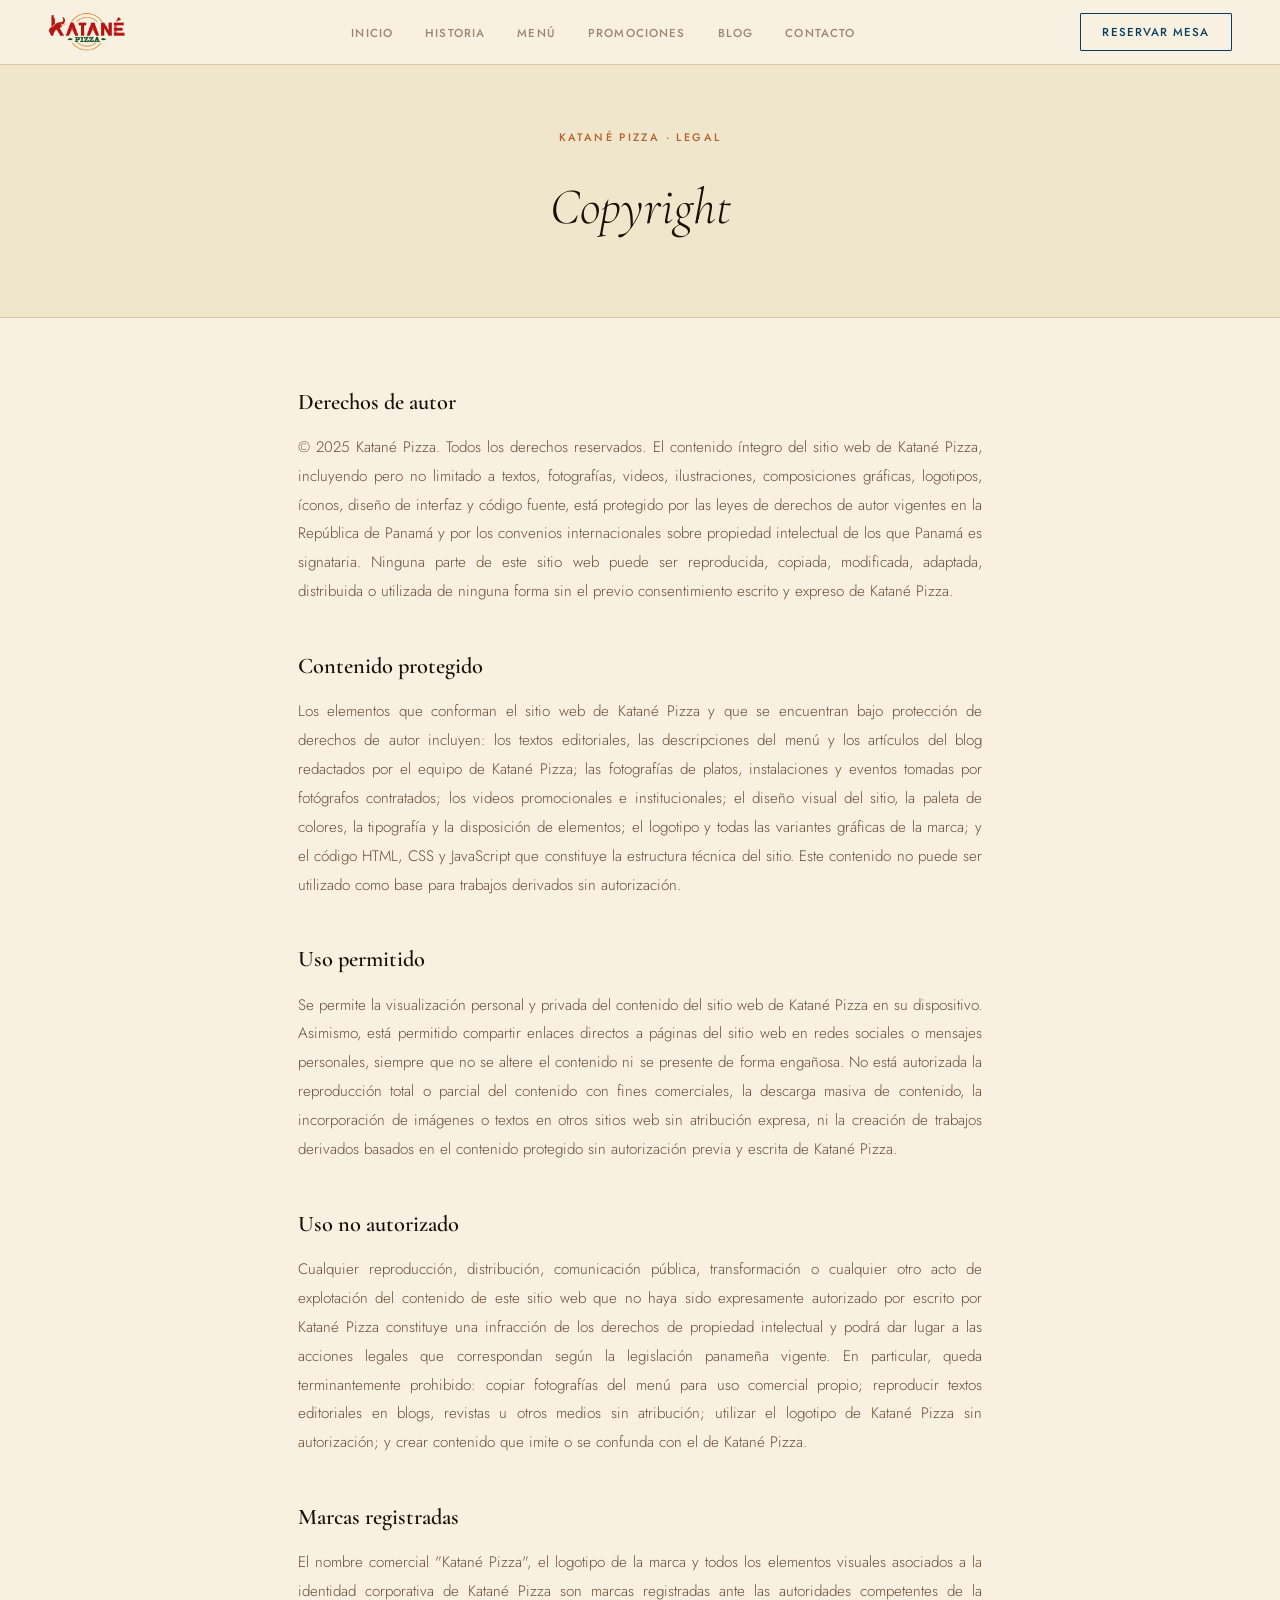
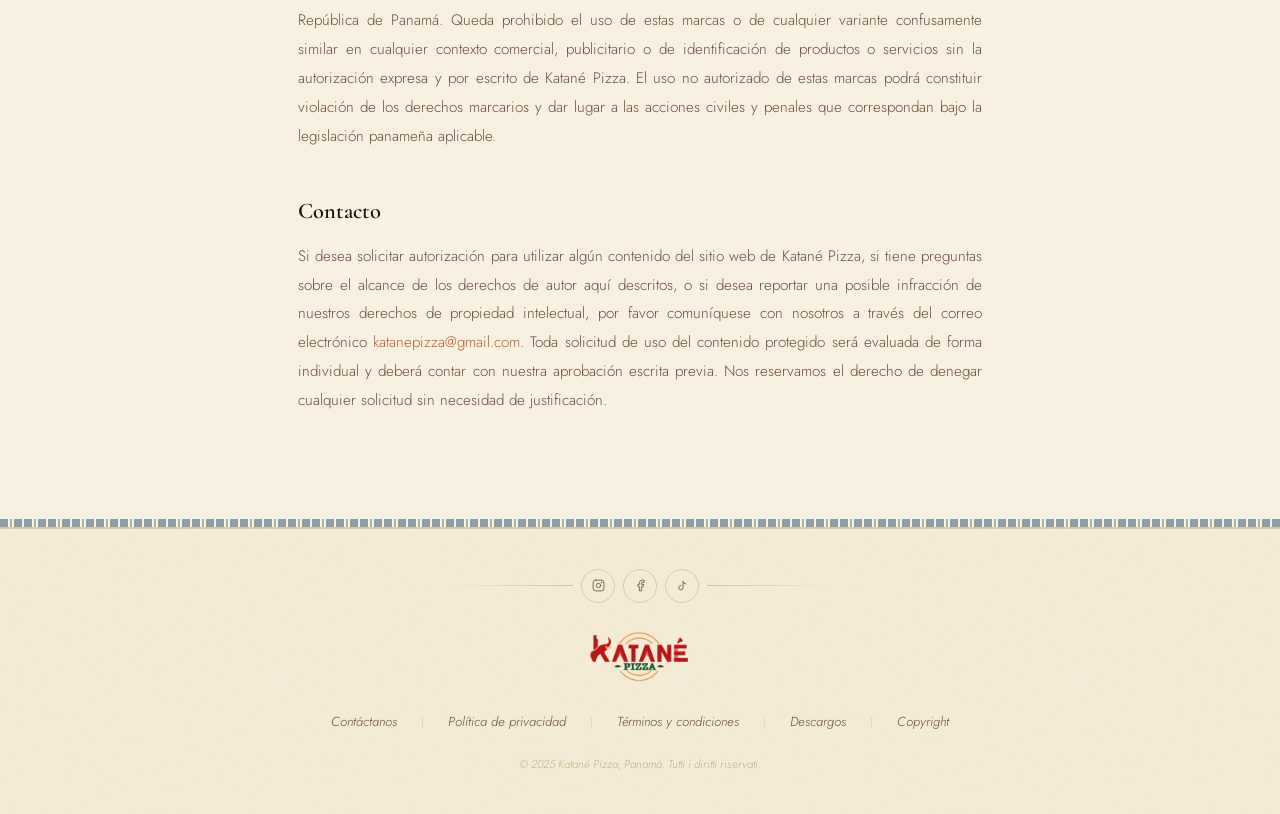
<file: copyright.html>
﻿<!DOCTYPE html>
<html lang="es">
<head>
<meta charset="UTF-8"/>
<meta name="viewport" content="width=device-width, initial-scale=1.0"/>
<title>Copyright — Katané Pizza</title>
<link rel="preconnect" href="https://fonts.googleapis.com"/>
<link rel="preconnect" href="https://fonts.gstatic.com" crossorigin/>
<link href="https://fonts.googleapis.com/css2?family=Cormorant+Garamond:ital,wght@0,300;0,400;0,600;0,700;1,300;1,400;1,600&family=Jost:wght@300;400;500&family=Pacifico&display=swap" rel="stylesheet"/>
<link rel="stylesheet" href="katane.css"/>
</head>
<body>

<nav class="nav nav-interna" id="nav">
  <a class="nav-logo" href="index.html"><img src="katane_logo.png" alt="Katané Pizza"/></a>
  <ul class="nav-links" role="list">
    <li><a href="index.html">Inicio</a></li>
    <li><a href="historia.html">Historia</a></li>
    <li><a href="menu.html">Menú</a></li>
    <li><a href="promociones.html">Promociones</a></li>
    <li><a href="blog.html">Blog</a></li>
    <li><a href="contacto.html">Contacto</a></li>
  </ul>
  <a href="https://wa.me/50769624549" class="nav-cta" target="_blank" rel="noopener">Reservar mesa</a>
  <button class="hamb" id="hambBtn" aria-label="Abrir menú"><span></span><span></span><span></span></button>
</nav>
<div class="mm" id="mm">
  <a href="index.html" class="lm">Inicio</a>
  <a href="historia.html" class="lm">Historia</a>
  <a href="menu.html" class="lm">Menú</a>
  <a href="promociones.html" class="lm">Promociones</a>
  <a href="blog.html" class="lm">Blog</a>
  <a href="contacto.html" class="lm">Contacto</a>
</div>

<!-- HERO LEGAL -->
<section style="padding:8rem var(--g) 4rem;background:var(--arena);border-bottom:1px solid var(--arena-med);text-align:center">
  <p style="font-family:var(--ff-b);font-size:.68rem;font-weight:500;letter-spacing:.22em;text-transform:uppercase;color:var(--terracota);margin-bottom:1rem">Katané Pizza · Legal</p>
  <h1 style="font-family:var(--ff-d);font-size:clamp(2rem,4vw,3.5rem);font-weight:300;font-style:italic;color:var(--tinta)">Copyright</h1>
</section>

<!-- CONTENIDO -->
<section style="padding:var(--pad) 0;background:var(--crema)">
  <div class="w" style="max-width:780px">

    <div style="margin-bottom:2.5rem">
      <h2 style="font-family:var(--ff-d);font-size:1.4rem;font-weight:600;color:var(--tinta);margin-bottom:.75rem">Derechos de autor</h2>
      <p style="font-size:.95rem;color:var(--warm);line-height:1.9;text-align:justify">© 2025 Katané Pizza. Todos los derechos reservados. El contenido íntegro del sitio web de Katané Pizza, incluyendo pero no limitado a textos, fotografías, videos, ilustraciones, composiciones gráficas, logotipos, íconos, diseño de interfaz y código fuente, está protegido por las leyes de derechos de autor vigentes en la República de Panamá y por los convenios internacionales sobre propiedad intelectual de los que Panamá es signataria. Ninguna parte de este sitio web puede ser reproducida, copiada, modificada, adaptada, distribuida o utilizada de ninguna forma sin el previo consentimiento escrito y expreso de Katané Pizza.</p>
    </div>

    <div style="margin-bottom:2.5rem">
      <h2 style="font-family:var(--ff-d);font-size:1.4rem;font-weight:600;color:var(--tinta);margin-bottom:.75rem">Contenido protegido</h2>
      <p style="font-size:.95rem;color:var(--warm);line-height:1.9;text-align:justify">Los elementos que conforman el sitio web de Katané Pizza y que se encuentran bajo protección de derechos de autor incluyen: los textos editoriales, las descripciones del menú y los artículos del blog redactados por el equipo de Katané Pizza; las fotografías de platos, instalaciones y eventos tomadas por fotógrafos contratados; los videos promocionales e institucionales; el diseño visual del sitio, la paleta de colores, la tipografía y la disposición de elementos; el logotipo y todas las variantes gráficas de la marca; y el código HTML, CSS y JavaScript que constituye la estructura técnica del sitio. Este contenido no puede ser utilizado como base para trabajos derivados sin autorización.</p>
    </div>

    <div style="margin-bottom:2.5rem">
      <h2 style="font-family:var(--ff-d);font-size:1.4rem;font-weight:600;color:var(--tinta);margin-bottom:.75rem">Uso permitido</h2>
      <p style="font-size:.95rem;color:var(--warm);line-height:1.9;text-align:justify">Se permite la visualización personal y privada del contenido del sitio web de Katané Pizza en su dispositivo. Asimismo, está permitido compartir enlaces directos a páginas del sitio web en redes sociales o mensajes personales, siempre que no se altere el contenido ni se presente de forma engañosa. No está autorizada la reproducción total o parcial del contenido con fines comerciales, la descarga masiva de contenido, la incorporación de imágenes o textos en otros sitios web sin atribución expresa, ni la creación de trabajos derivados basados en el contenido protegido sin autorización previa y escrita de Katané Pizza.</p>
    </div>

    <div style="margin-bottom:2.5rem">
      <h2 style="font-family:var(--ff-d);font-size:1.4rem;font-weight:600;color:var(--tinta);margin-bottom:.75rem">Uso no autorizado</h2>
      <p style="font-size:.95rem;color:var(--warm);line-height:1.9;text-align:justify">Cualquier reproducción, distribución, comunicación pública, transformación o cualquier otro acto de explotación del contenido de este sitio web que no haya sido expresamente autorizado por escrito por Katané Pizza constituye una infracción de los derechos de propiedad intelectual y podrá dar lugar a las acciones legales que correspondan según la legislación panameña vigente. En particular, queda terminantemente prohibido: copiar fotografías del menú para uso comercial propio; reproducir textos editoriales en blogs, revistas u otros medios sin atribución; utilizar el logotipo de Katané Pizza sin autorización; y crear contenido que imite o se confunda con el de Katané Pizza.</p>
    </div>

    <div style="margin-bottom:2.5rem">
      <h2 style="font-family:var(--ff-d);font-size:1.4rem;font-weight:600;color:var(--tinta);margin-bottom:.75rem">Marcas registradas</h2>
      <p style="font-size:.95rem;color:var(--warm);line-height:1.9;text-align:justify">El nombre comercial "Katané Pizza", el logotipo de la marca y todos los elementos visuales asociados a la identidad corporativa de Katané Pizza son marcas registradas ante las autoridades competentes de la República de Panamá. Queda prohibido el uso de estas marcas o de cualquier variante confusamente similar en cualquier contexto comercial, publicitario o de identificación de productos o servicios sin la autorización expresa y por escrito de Katané Pizza. El uso no autorizado de estas marcas podrá constituir violación de los derechos marcarios y dar lugar a las acciones civiles y penales que correspondan bajo la legislación panameña aplicable.</p>
    </div>

    <div style="margin-bottom:2.5rem">
      <h2 style="font-family:var(--ff-d);font-size:1.4rem;font-weight:600;color:var(--tinta);margin-bottom:.75rem">Contacto</h2>
      <p style="font-size:.95rem;color:var(--warm);line-height:1.9;text-align:justify">Si desea solicitar autorización para utilizar algún contenido del sitio web de Katané Pizza, si tiene preguntas sobre el alcance de los derechos de autor aquí descritos, o si desea reportar una posible infracción de nuestros derechos de propiedad intelectual, por favor comuníquese con nosotros a través del correo electrónico <a href="mailto:katanepizza@gmail.com" style="color:var(--terracota)">katanepizza@gmail.com</a>. Toda solicitud de uso del contenido protegido será evaluada de forma individual y deberá contar con nuestra aprobación escrita previa. Nos reservamos el derecho de denegar cualquier solicitud sin necesidad de justificación.</p>
    </div>

  </div>
</section>

<div class="franja"></div>
<footer class="footer" style="text-align:center;padding:2.5rem var(--g)">

  <!-- Redes sociales -->
  <div style="display:flex;align-items:center;justify-content:center;gap:.5rem;margin-bottom:1.75rem">
    <div style="flex:1;max-width:120px;height:1px;background:linear-gradient(90deg,transparent,var(--oliva));opacity:.3"></div>
    <a href="https://www.instagram.com/katanepizzapty/?igsh=OW45bTJsem5mYjI1#" target="_blank" class="rs" aria-label="Instagram">
      <svg viewBox="0 0 24 24" fill="none" stroke="currentColor" stroke-width="1.5" stroke-linecap="round"><rect x="2" y="2" width="20" height="20" rx="5"/><circle cx="12" cy="12" r="4"/><circle cx="17.5" cy="6.5" r=".5" fill="currentColor"/></svg>
    </a>
    <a href="https://www.facebook.com/share/1NUgrXsh8u/" target="_blank" class="rs" aria-label="Facebook">
      <svg viewBox="0 0 24 24" fill="none" stroke="currentColor" stroke-width="1.5" stroke-linecap="round"><path d="M18 2h-3a5 5 0 0 0-5 5v3H7v4h3v8h4v-8h3l1-4h-4V7a1 1 0 0 1 1-1h3z"/></svg>
    </a>
    <a href="https://www.tiktok.com/@katanepizzapanama?_r=1&_d=ebe4566h4g21e1&sec_uid=MS4wLjABAAAAJFqLadec6BEqzHCeApnFyxJb4QWZkoRpzAduci1-OoASdecs2WnV0ZfeYwrtkRE3&share_author_id=6848393219497526278&sharer_language=es&source=h5_m&u_code=db26i72e6g5fdj&timestamp=1755752537&user_id=6795720730359530501&sec_user_id=MS4wLjABAAAAXxycx6LyeUWZlk2QsUrBizjBpqruUMTOzHI55eSY5ZHoNQpmUFMm6Hf5kimnsxRc&item_author_type=2&utm_source=whatsapp&utm_campaign=client_share&utm_medium=android&share_iid=7537588654521763589&share_link_id=003f589d-e86c-48cb-b1d5-07d1253aa736&share_app_id=1233&ugbiz_name=ACCOUNT&ug_btm=b6880%2Cb5836&social_share_type=5&enable_checksum=1" target="_blank" class="rs" aria-label="TikTok">
      <svg viewBox="0 0 24 24" fill="none" stroke="currentColor" stroke-width="1.5" stroke-linecap="round"><path d="M9 12a4 4 0 1 0 4 4V4a5 5 0 0 0 5 5"/></svg>
    </a>
    <div style="flex:1;max-width:120px;height:1px;background:linear-gradient(90deg,var(--oliva),transparent);opacity:.3"></div>
  </div>

  <!-- Logo -->
  <div style="margin-bottom:1.75rem">
    <img src="katane_logo.png" alt="Katané Pizza" style="height:52px;width:auto;mix-blend-mode:multiply;margin-inline:auto"/>
  </div>

  <!-- Links inferiores -->
  <div style="display:flex;align-items:center;justify-content:center;flex-wrap:wrap;gap:.5rem 1.5rem;margin-bottom:1.25rem">
    <a href="contacto.html" style="font-size:.82rem;color:var(--warm);font-style:italic;transition:color .25s">Contáctanos</a>
    <span style="color:var(--arena-med);font-size:.7rem">|</span>
    <a href="privacidad.html" style="font-size:.82rem;color:var(--warm);font-style:italic;transition:color .25s">Política de privacidad</a>
    <span style="color:var(--arena-med);font-size:.7rem">|</span>
    <a href="terminos.html" style="font-size:.82rem;color:var(--warm);font-style:italic;transition:color .25s">Términos y condiciones</a>
    <span style="color:var(--arena-med);font-size:.7rem">|</span>
    <a href="descargos.html" style="font-size:.82rem;color:var(--warm);font-style:italic;transition:color .25s">Descargos</a>
    <span style="color:var(--arena-med);font-size:.7rem">|</span>
    <a href="copyright.html" style="font-size:.82rem;color:var(--warm);font-style:italic;transition:color .25s">Copyright</a>
  </div>

  <!-- Copyright -->
  <p style="font-size:.72rem;color:var(--piedra);font-style:italic">© 2025 Katané Pizza, Panamá. Tutti i diritti riservati.</p>

</footer>
<script src="katane.js"></script>
</body>
</html>
</file>
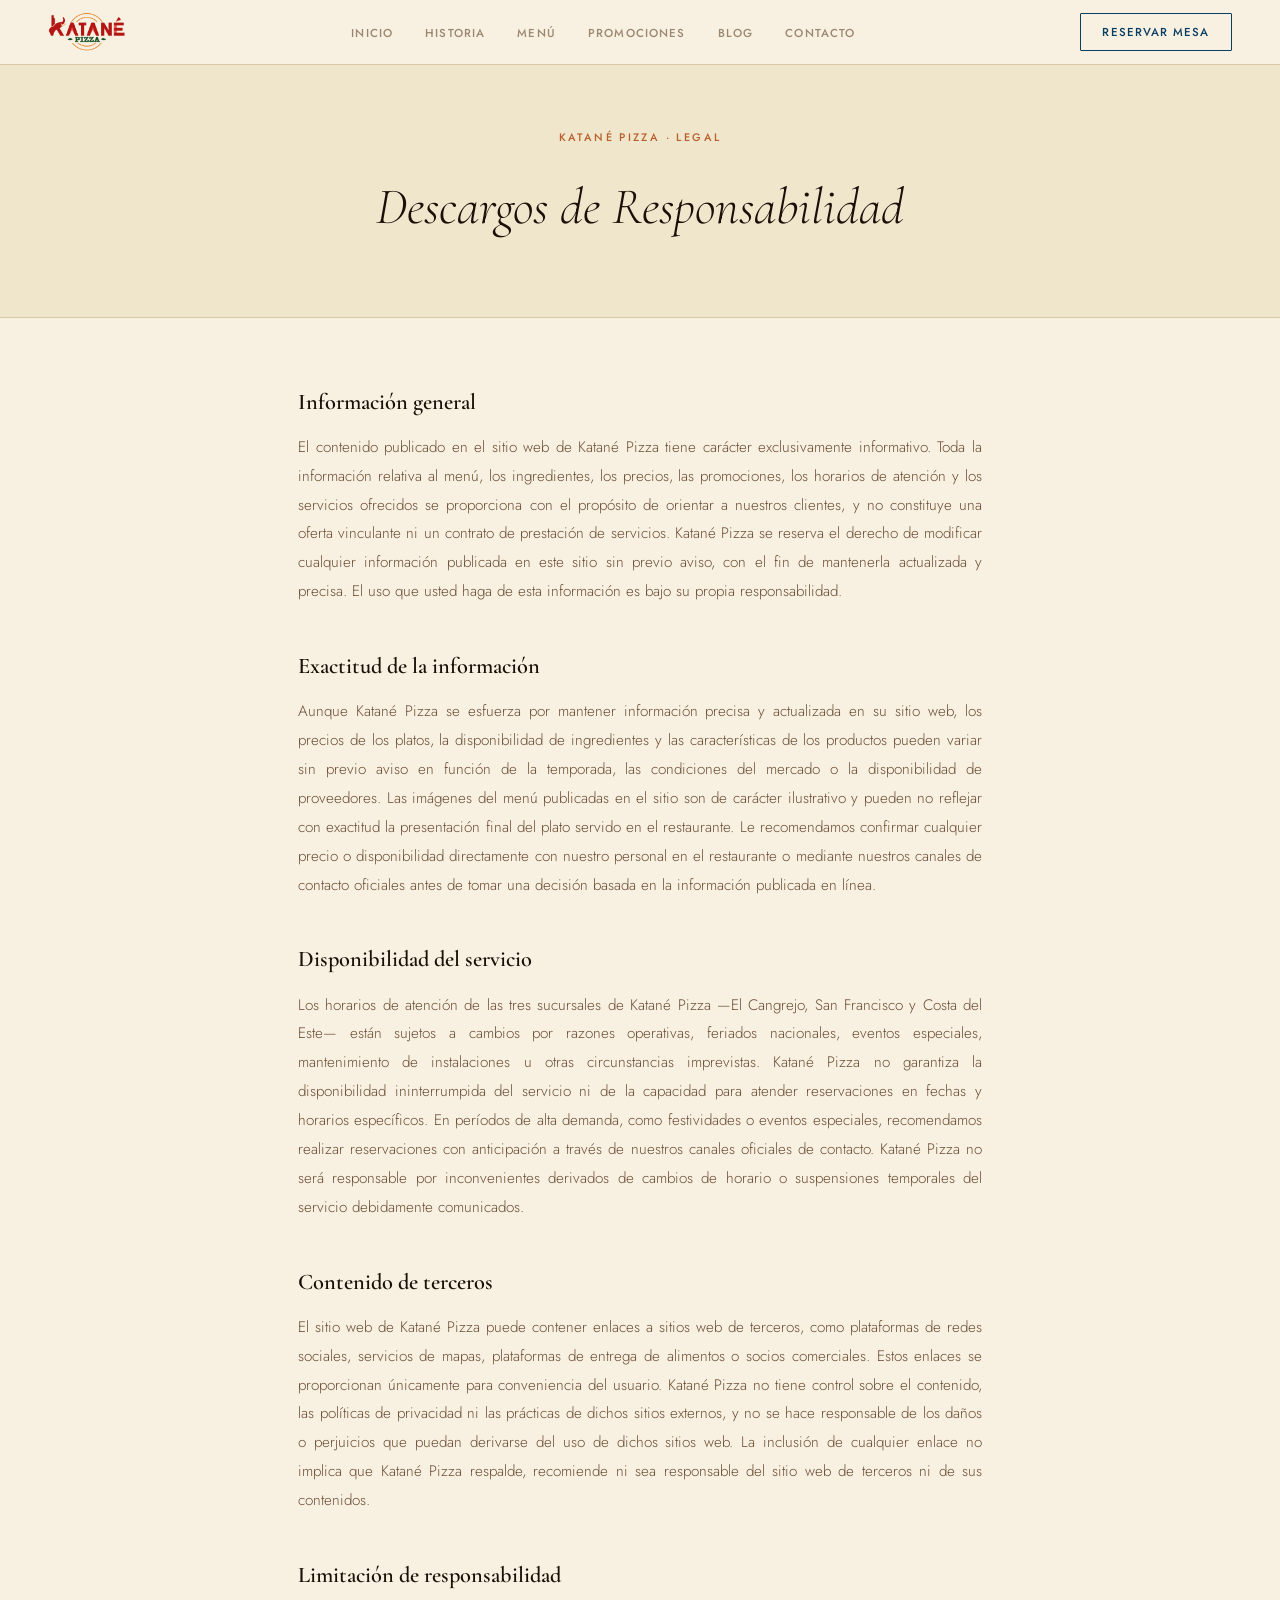
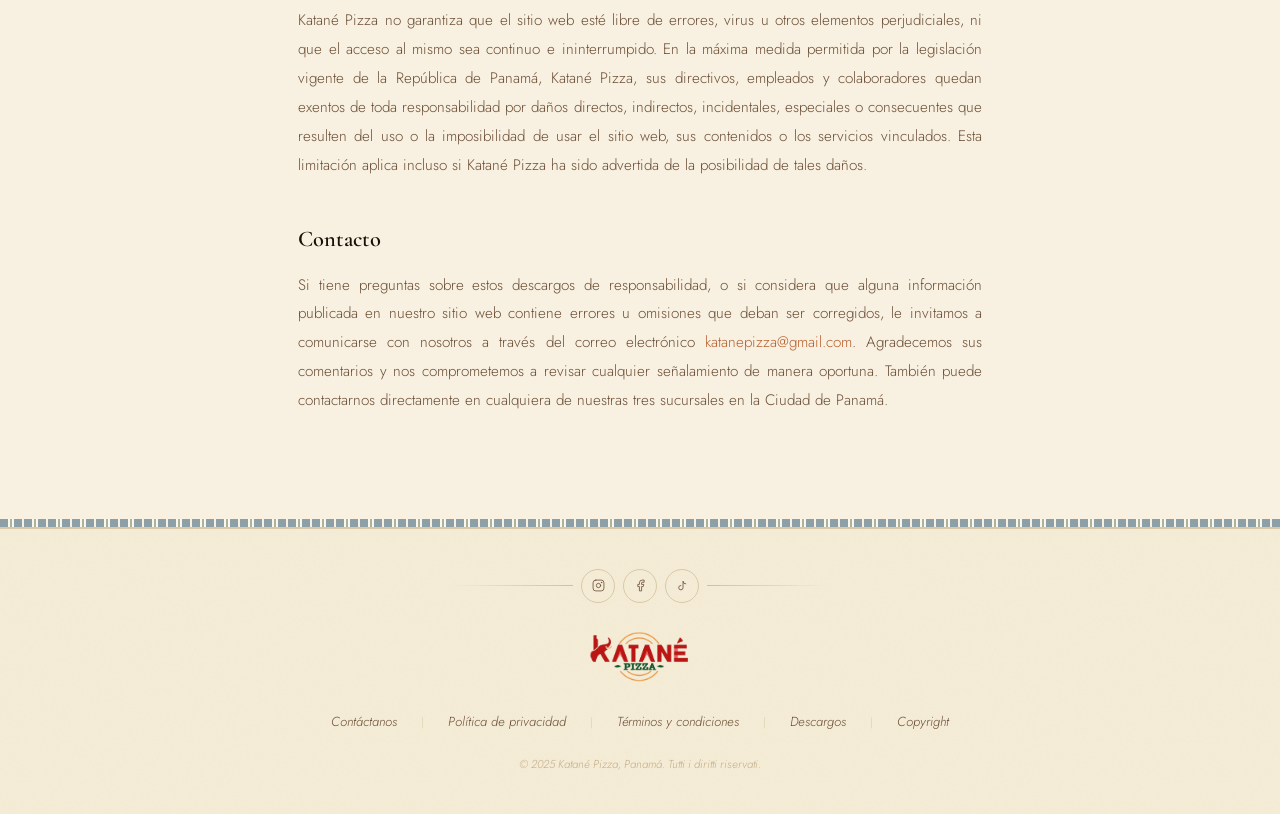
<file: descargos.html>
﻿<!DOCTYPE html>
<html lang="es">
<head>
<meta charset="UTF-8"/>
<meta name="viewport" content="width=device-width, initial-scale=1.0"/>
<title>Descargos de Responsabilidad — Katané Pizza</title>
<link rel="preconnect" href="https://fonts.googleapis.com"/>
<link rel="preconnect" href="https://fonts.gstatic.com" crossorigin/>
<link href="https://fonts.googleapis.com/css2?family=Cormorant+Garamond:ital,wght@0,300;0,400;0,600;0,700;1,300;1,400;1,600&family=Jost:wght@300;400;500&family=Pacifico&display=swap" rel="stylesheet"/>
<link rel="stylesheet" href="katane.css"/>
</head>
<body>

<nav class="nav nav-interna" id="nav">
  <a class="nav-logo" href="index.html"><img src="katane_logo.png" alt="Katané Pizza"/></a>
  <ul class="nav-links" role="list">
    <li><a href="index.html">Inicio</a></li>
    <li><a href="historia.html">Historia</a></li>
    <li><a href="menu.html">Menú</a></li>
    <li><a href="promociones.html">Promociones</a></li>
    <li><a href="blog.html">Blog</a></li>
    <li><a href="contacto.html">Contacto</a></li>
  </ul>
  <a href="https://wa.me/50769624549" class="nav-cta" target="_blank" rel="noopener">Reservar mesa</a>
  <button class="hamb" id="hambBtn" aria-label="Abrir menú"><span></span><span></span><span></span></button>
</nav>
<div class="mm" id="mm">
  <a href="index.html" class="lm">Inicio</a>
  <a href="historia.html" class="lm">Historia</a>
  <a href="menu.html" class="lm">Menú</a>
  <a href="promociones.html" class="lm">Promociones</a>
  <a href="blog.html" class="lm">Blog</a>
  <a href="contacto.html" class="lm">Contacto</a>
</div>

<!-- HERO LEGAL -->
<section style="padding:8rem var(--g) 4rem;background:var(--arena);border-bottom:1px solid var(--arena-med);text-align:center">
  <p style="font-family:var(--ff-b);font-size:.68rem;font-weight:500;letter-spacing:.22em;text-transform:uppercase;color:var(--terracota);margin-bottom:1rem">Katané Pizza · Legal</p>
  <h1 style="font-family:var(--ff-d);font-size:clamp(2rem,4vw,3.5rem);font-weight:300;font-style:italic;color:var(--tinta)">Descargos de Responsabilidad</h1>
</section>

<!-- CONTENIDO -->
<section style="padding:var(--pad) 0;background:var(--crema)">
  <div class="w" style="max-width:780px">

    <div style="margin-bottom:2.5rem">
      <h2 style="font-family:var(--ff-d);font-size:1.4rem;font-weight:600;color:var(--tinta);margin-bottom:.75rem">Información general</h2>
      <p style="font-size:.95rem;color:var(--warm);line-height:1.9;text-align:justify">El contenido publicado en el sitio web de Katané Pizza tiene carácter exclusivamente informativo. Toda la información relativa al menú, los ingredientes, los precios, las promociones, los horarios de atención y los servicios ofrecidos se proporciona con el propósito de orientar a nuestros clientes, y no constituye una oferta vinculante ni un contrato de prestación de servicios. Katané Pizza se reserva el derecho de modificar cualquier información publicada en este sitio sin previo aviso, con el fin de mantenerla actualizada y precisa. El uso que usted haga de esta información es bajo su propia responsabilidad.</p>
    </div>

    <div style="margin-bottom:2.5rem">
      <h2 style="font-family:var(--ff-d);font-size:1.4rem;font-weight:600;color:var(--tinta);margin-bottom:.75rem">Exactitud de la información</h2>
      <p style="font-size:.95rem;color:var(--warm);line-height:1.9;text-align:justify">Aunque Katané Pizza se esfuerza por mantener información precisa y actualizada en su sitio web, los precios de los platos, la disponibilidad de ingredientes y las características de los productos pueden variar sin previo aviso en función de la temporada, las condiciones del mercado o la disponibilidad de proveedores. Las imágenes del menú publicadas en el sitio son de carácter ilustrativo y pueden no reflejar con exactitud la presentación final del plato servido en el restaurante. Le recomendamos confirmar cualquier precio o disponibilidad directamente con nuestro personal en el restaurante o mediante nuestros canales de contacto oficiales antes de tomar una decisión basada en la información publicada en línea.</p>
    </div>

    <div style="margin-bottom:2.5rem">
      <h2 style="font-family:var(--ff-d);font-size:1.4rem;font-weight:600;color:var(--tinta);margin-bottom:.75rem">Disponibilidad del servicio</h2>
      <p style="font-size:.95rem;color:var(--warm);line-height:1.9;text-align:justify">Los horarios de atención de las tres sucursales de Katané Pizza —El Cangrejo, San Francisco y Costa del Este— están sujetos a cambios por razones operativas, feriados nacionales, eventos especiales, mantenimiento de instalaciones u otras circunstancias imprevistas. Katané Pizza no garantiza la disponibilidad ininterrumpida del servicio ni de la capacidad para atender reservaciones en fechas y horarios específicos. En períodos de alta demanda, como festividades o eventos especiales, recomendamos realizar reservaciones con anticipación a través de nuestros canales oficiales de contacto. Katané Pizza no será responsable por inconvenientes derivados de cambios de horario o suspensiones temporales del servicio debidamente comunicados.</p>
    </div>

    <div style="margin-bottom:2.5rem">
      <h2 style="font-family:var(--ff-d);font-size:1.4rem;font-weight:600;color:var(--tinta);margin-bottom:.75rem">Contenido de terceros</h2>
      <p style="font-size:.95rem;color:var(--warm);line-height:1.9;text-align:justify">El sitio web de Katané Pizza puede contener enlaces a sitios web de terceros, como plataformas de redes sociales, servicios de mapas, plataformas de entrega de alimentos o socios comerciales. Estos enlaces se proporcionan únicamente para conveniencia del usuario. Katané Pizza no tiene control sobre el contenido, las políticas de privacidad ni las prácticas de dichos sitios externos, y no se hace responsable de los daños o perjuicios que puedan derivarse del uso de dichos sitios web. La inclusión de cualquier enlace no implica que Katané Pizza respalde, recomiende ni sea responsable del sitio web de terceros ni de sus contenidos.</p>
    </div>

    <div style="margin-bottom:2.5rem">
      <h2 style="font-family:var(--ff-d);font-size:1.4rem;font-weight:600;color:var(--tinta);margin-bottom:.75rem">Limitación de responsabilidad</h2>
      <p style="font-size:.95rem;color:var(--warm);line-height:1.9;text-align:justify">Katané Pizza no garantiza que el sitio web esté libre de errores, virus u otros elementos perjudiciales, ni que el acceso al mismo sea continuo e ininterrumpido. En la máxima medida permitida por la legislación vigente de la República de Panamá, Katané Pizza, sus directivos, empleados y colaboradores quedan exentos de toda responsabilidad por daños directos, indirectos, incidentales, especiales o consecuentes que resulten del uso o la imposibilidad de usar el sitio web, sus contenidos o los servicios vinculados. Esta limitación aplica incluso si Katané Pizza ha sido advertida de la posibilidad de tales daños.</p>
    </div>

    <div style="margin-bottom:2.5rem">
      <h2 style="font-family:var(--ff-d);font-size:1.4rem;font-weight:600;color:var(--tinta);margin-bottom:.75rem">Contacto</h2>
      <p style="font-size:.95rem;color:var(--warm);line-height:1.9;text-align:justify">Si tiene preguntas sobre estos descargos de responsabilidad, o si considera que alguna información publicada en nuestro sitio web contiene errores u omisiones que deban ser corregidos, le invitamos a comunicarse con nosotros a través del correo electrónico <a href="mailto:katanepizza@gmail.com" style="color:var(--terracota)">katanepizza@gmail.com</a>. Agradecemos sus comentarios y nos comprometemos a revisar cualquier señalamiento de manera oportuna. También puede contactarnos directamente en cualquiera de nuestras tres sucursales en la Ciudad de Panamá.</p>
    </div>

  </div>
</section>

<div class="franja"></div>
<footer class="footer" style="text-align:center;padding:2.5rem var(--g)">

  <!-- Redes sociales -->
  <div style="display:flex;align-items:center;justify-content:center;gap:.5rem;margin-bottom:1.75rem">
    <div style="flex:1;max-width:120px;height:1px;background:linear-gradient(90deg,transparent,var(--oliva));opacity:.3"></div>
    <a href="https://www.instagram.com/katanepizzapty/?igsh=OW45bTJsem5mYjI1#" target="_blank" class="rs" aria-label="Instagram">
      <svg viewBox="0 0 24 24" fill="none" stroke="currentColor" stroke-width="1.5" stroke-linecap="round"><rect x="2" y="2" width="20" height="20" rx="5"/><circle cx="12" cy="12" r="4"/><circle cx="17.5" cy="6.5" r=".5" fill="currentColor"/></svg>
    </a>
    <a href="https://www.facebook.com/share/1NUgrXsh8u/" target="_blank" class="rs" aria-label="Facebook">
      <svg viewBox="0 0 24 24" fill="none" stroke="currentColor" stroke-width="1.5" stroke-linecap="round"><path d="M18 2h-3a5 5 0 0 0-5 5v3H7v4h3v8h4v-8h3l1-4h-4V7a1 1 0 0 1 1-1h3z"/></svg>
    </a>
    <a href="https://www.tiktok.com/@katanepizzapanama?_r=1&_d=ebe4566h4g21e1&sec_uid=MS4wLjABAAAAJFqLadec6BEqzHCeApnFyxJb4QWZkoRpzAduci1-OoASdecs2WnV0ZfeYwrtkRE3&share_author_id=6848393219497526278&sharer_language=es&source=h5_m&u_code=db26i72e6g5fdj&timestamp=1755752537&user_id=6795720730359530501&sec_user_id=MS4wLjABAAAAXxycx6LyeUWZlk2QsUrBizjBpqruUMTOzHI55eSY5ZHoNQpmUFMm6Hf5kimnsxRc&item_author_type=2&utm_source=whatsapp&utm_campaign=client_share&utm_medium=android&share_iid=7537588654521763589&share_link_id=003f589d-e86c-48cb-b1d5-07d1253aa736&share_app_id=1233&ugbiz_name=ACCOUNT&ug_btm=b6880%2Cb5836&social_share_type=5&enable_checksum=1" target="_blank" class="rs" aria-label="TikTok">
      <svg viewBox="0 0 24 24" fill="none" stroke="currentColor" stroke-width="1.5" stroke-linecap="round"><path d="M9 12a4 4 0 1 0 4 4V4a5 5 0 0 0 5 5"/></svg>
    </a>
    <div style="flex:1;max-width:120px;height:1px;background:linear-gradient(90deg,var(--oliva),transparent);opacity:.3"></div>
  </div>

  <!-- Logo -->
  <div style="margin-bottom:1.75rem">
    <img src="katane_logo.png" alt="Katané Pizza" style="height:52px;width:auto;mix-blend-mode:multiply;margin-inline:auto"/>
  </div>

  <!-- Links inferiores -->
  <div style="display:flex;align-items:center;justify-content:center;flex-wrap:wrap;gap:.5rem 1.5rem;margin-bottom:1.25rem">
    <a href="contacto.html" style="font-size:.82rem;color:var(--warm);font-style:italic;transition:color .25s">Contáctanos</a>
    <span style="color:var(--arena-med);font-size:.7rem">|</span>
    <a href="privacidad.html" style="font-size:.82rem;color:var(--warm);font-style:italic;transition:color .25s">Política de privacidad</a>
    <span style="color:var(--arena-med);font-size:.7rem">|</span>
    <a href="terminos.html" style="font-size:.82rem;color:var(--warm);font-style:italic;transition:color .25s">Términos y condiciones</a>
    <span style="color:var(--arena-med);font-size:.7rem">|</span>
    <a href="descargos.html" style="font-size:.82rem;color:var(--warm);font-style:italic;transition:color .25s">Descargos</a>
    <span style="color:var(--arena-med);font-size:.7rem">|</span>
    <a href="copyright.html" style="font-size:.82rem;color:var(--warm);font-style:italic;transition:color .25s">Copyright</a>
  </div>

  <!-- Copyright -->
  <p style="font-size:.72rem;color:var(--piedra);font-style:italic">© 2025 Katané Pizza, Panamá. Tutti i diritti riservati.</p>

</footer>
<script src="katane.js"></script>
</body>
</html>
</file>
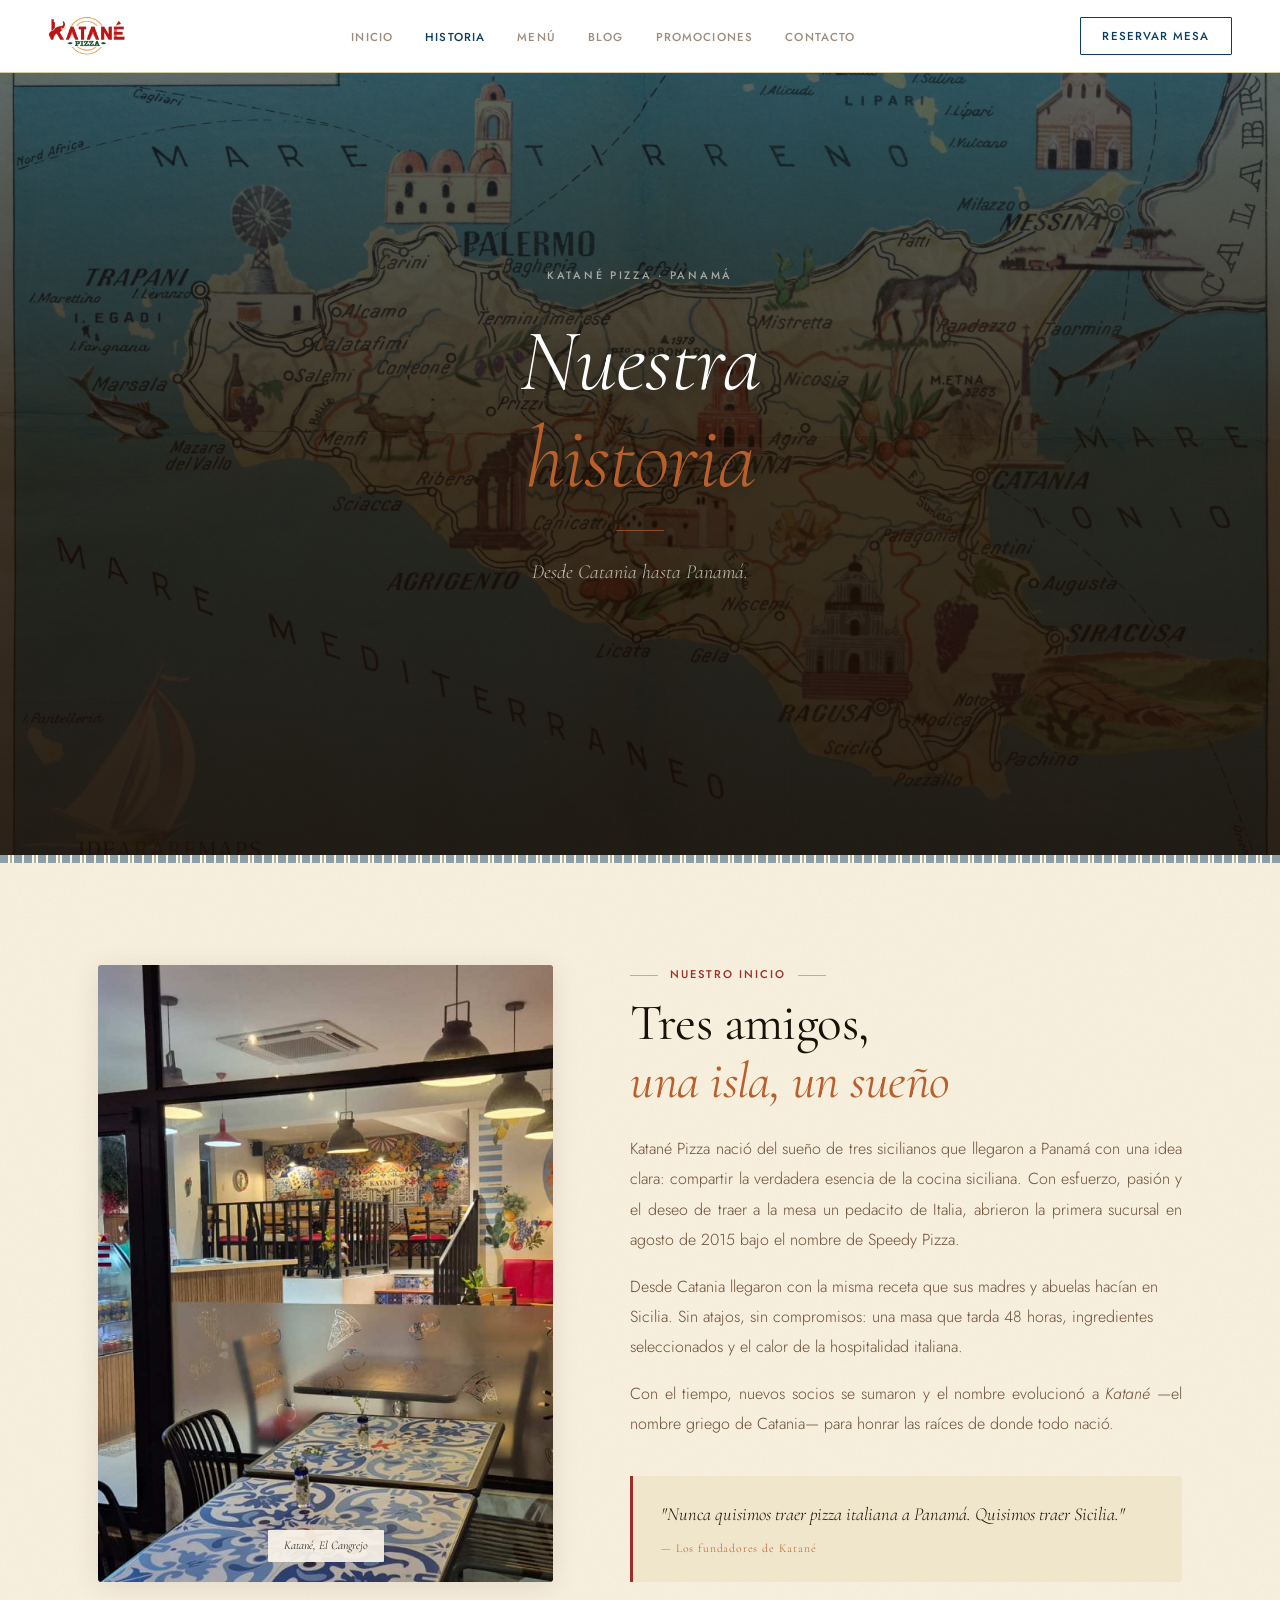
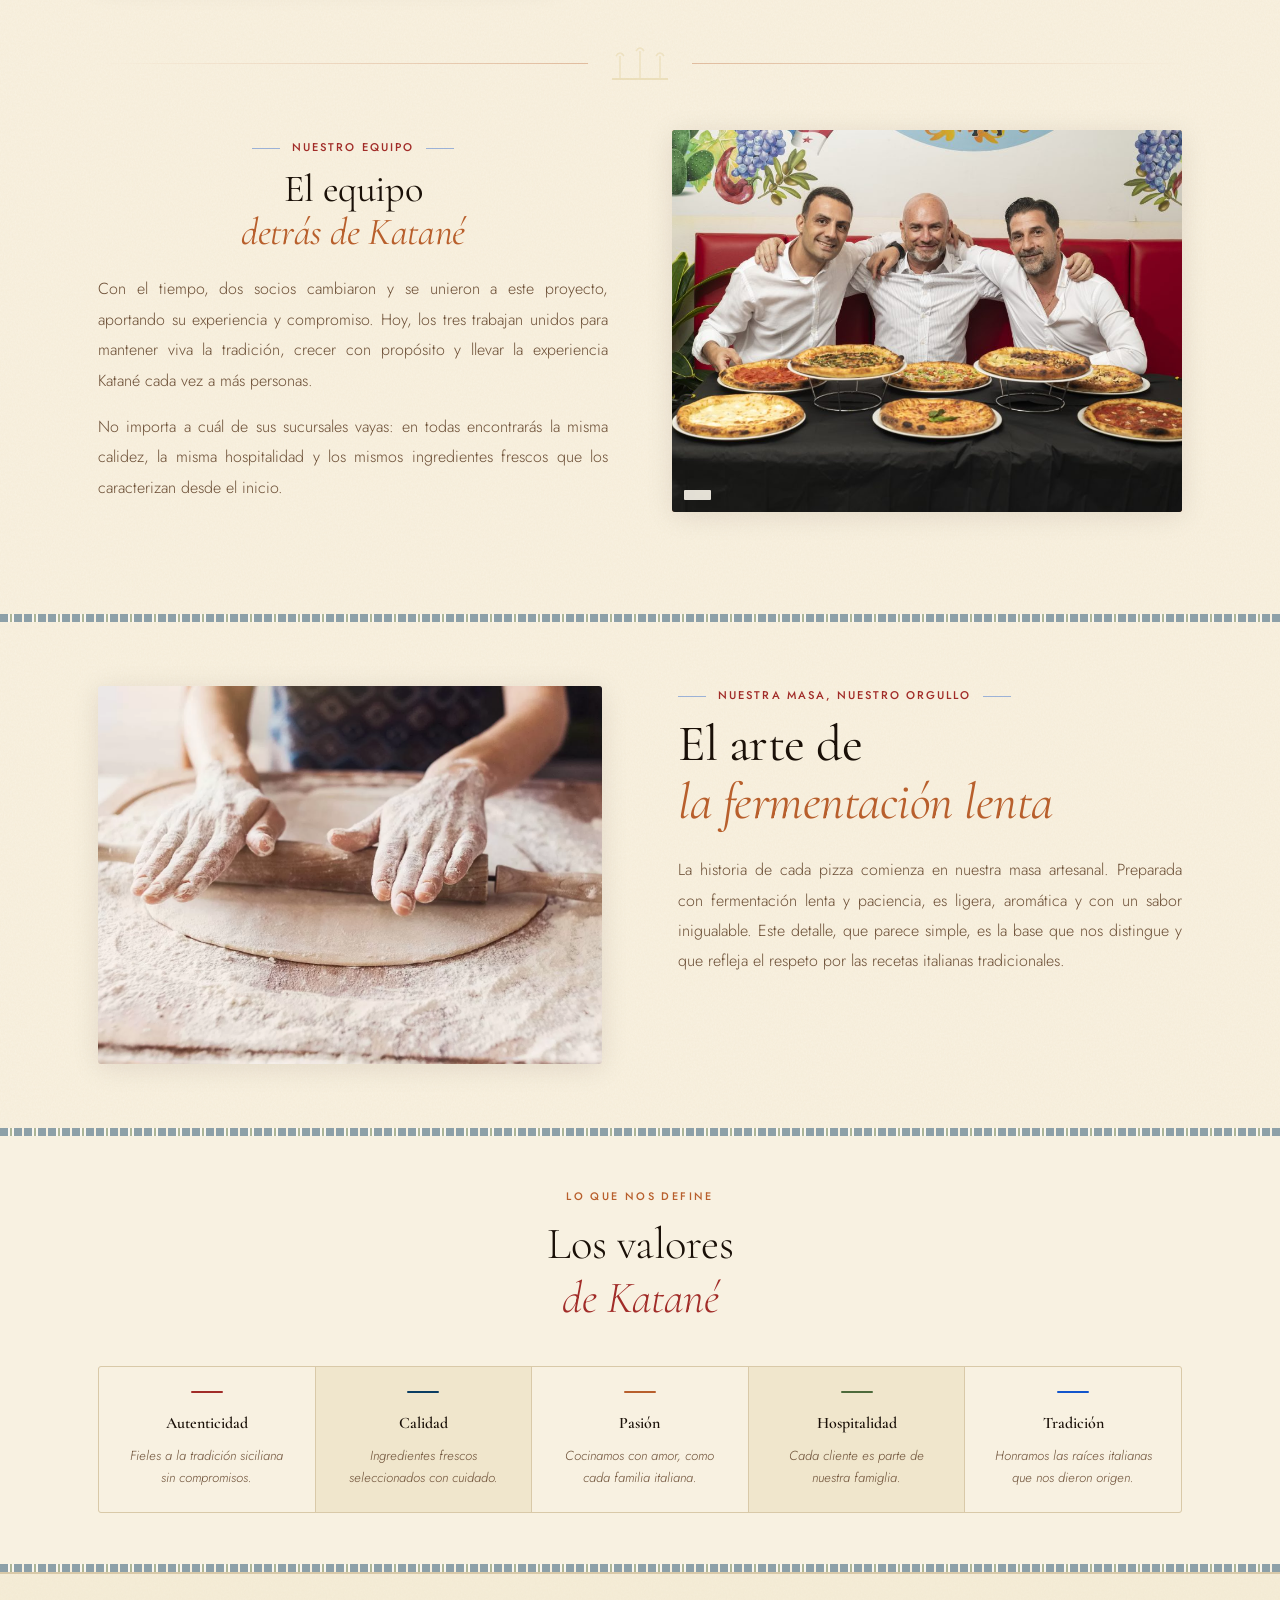
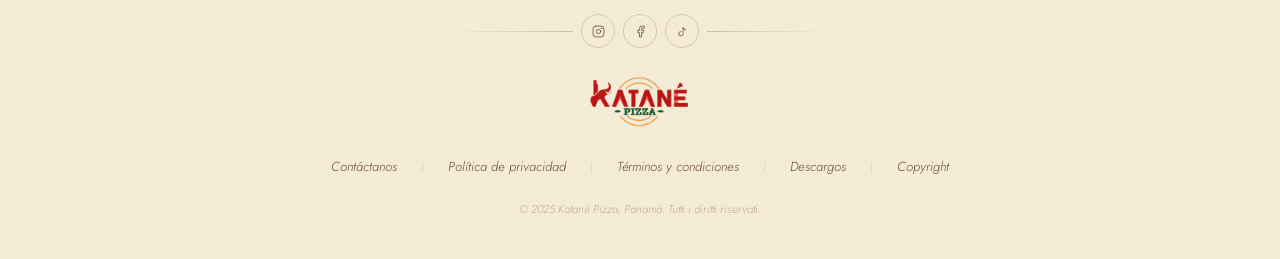
<file: historia.html>
﻿<!DOCTYPE html>
<html lang="es">
<head>
<meta charset="UTF-8"/>
<meta name="viewport" content="width=device-width, initial-scale=1.0"/>
<title>Historia — Katané Pizza</title>
<meta name="description" content="La historia de Katané Pizza: tres sicilianos, un sueño y una auténtica tradición gastronómica desde 2015 en Panamá."/>
<link rel="preconnect" href="https://fonts.googleapis.com"/>
<link rel="preconnect" href="https://fonts.gstatic.com" crossorigin/>
<link href="https://fonts.googleapis.com/css2?family=Cormorant+Garamond:ital,wght@0,300;0,400;0,600;0,700;1,300;1,400;1,600&family=Jost:wght@300;400;500&family=Pacifico&display=swap" rel="stylesheet"/>
<link rel="stylesheet" href="katane.css"/>
<style>
/* ── ESTILOS EXCLUSIVOS: historia.html ── */
.h-sec { padding:var(--pad) 0; }
.h-sec-g { display:grid; grid-template-columns:1fr 1fr; gap:clamp(2.5rem,6vw,6rem); align-items:start; }
.h-sec-g.inv { direction:rtl; }
.h-sec-g.inv > * { direction:ltr; }
.foto-sec { position:relative; border-radius:3px; overflow:hidden; box-shadow:var(--shadow); }
.foto-sec-bg { width:100%; aspect-ratio:4/5; }
.foto-sec-bg.ratio-h { aspect-ratio:16/9; }
.foto-placeholder { display:flex; align-items:center; justify-content:center; background:linear-gradient(145deg,#C8956A,#9A6040 35%,#703818 65%,#481808); }
.foto-placeholder span { font-size:.6rem; letter-spacing:.18em; text-transform:uppercase; color:rgba(250,245,234,.22); }
.foto-sec-lbl { position:absolute; bottom:1rem; left:50%; transform:translateX(-50%); background:rgba(250,245,234,.9); padding:.3rem .9rem; font-family:var(--ff-d); font-style:italic; font-size:.72rem; color:var(--tinta); white-space:nowrap; border-radius:1px; }

.h-txt .h2 { margin-bottom:1.5rem; }
.h-p { font-size:1rem; color:var(--warm); line-height:1.9; }
.h-p+.h-p { margin-top:1rem; }
.h-cita { margin-top:2.25rem; padding:1.5rem 1.75rem; background:var(--arena); border-left:3px solid var(--rojo); border-radius:0 3px 3px 0; font-family:var(--ff-d); font-style:italic; font-size:1.15rem; color:var(--tinta); line-height:1.6; }
.h-cita cite { display:block; margin-top:.6rem; font-style:normal; font-size:.74rem; color:var(--terracota); letter-spacing:.07em; }
.div-balcon { display:flex; align-items:center; gap:1.5rem; margin-block:2.5rem; opacity:.35; }
.div-balcon::before,.div-balcon::after { content:''; flex:1; height:1px; background:linear-gradient(90deg,transparent,var(--limon),transparent); }

/* TIMELINE VERTICAL */
.tl-v { margin-top:3rem; position:relative; padding-left:2rem; }
.tl-v::before { content:''; position:absolute; left:.6rem; top:0; bottom:0; width:1px; background:linear-gradient(to bottom,var(--rojo),var(--limon),var(--oliva-clr)); opacity:.3; }
.tl-v-item { position:relative; padding-bottom:2.5rem; }
.tl-v-item:last-child { padding-bottom:0; }
.tl-v-dot { position:absolute; left:-1.5rem; top:.25rem; width:12px; height:12px; border-radius:50%; background:var(--rojo); border:2px solid var(--crema); box-shadow:0 0 0 2px var(--rojo); }
.tl-v-year { font-family:var(--ff-d); font-weight:700; font-size:.9rem; color:var(--rojo); letter-spacing:.05em; margin-bottom:.25rem; }
.tl-v-title { font-family:var(--ff-d); font-size:1.15rem; font-weight:600; margin-bottom:.35rem; }
.tl-v-desc { font-size:.9rem; color:var(--warm); line-height:1.7; }

/* MASA ARTESANAL */
.masa-art { padding:var(--pad) 0; }
.masa-pasos { display:flex; flex-direction:column; gap:1.5rem; margin-top:2rem; }
.paso-art { display:flex; gap:1.25rem; align-items:flex-start; }
.paso-icono { width:2.6rem; height:2.6rem; flex-shrink:0; background:var(--arena); border-radius:50%; display:flex; align-items:center; justify-content:center; border:1.5px solid var(--arena-med); margin-top:.1rem; }
.paso-icono svg { width:1.2rem; height:1.2rem; }
.paso-txt h4 { font-family:var(--ff-d); font-weight:600; font-size:1rem; margin-bottom:.2rem; }
.paso-txt p  { font-size:.88rem; color:var(--warm); line-height:1.7; }

/* VALORES */
.valores-g { display:grid; grid-template-columns:repeat(5,1fr); gap:1.5rem; margin-top:3rem; }
.valor { text-align:center; padding:2rem 1rem; background:var(--arena); border:1px solid var(--arena-med); border-radius:3px; transition:transform .3s var(--ease),box-shadow .3s; }
.valor:hover { transform:translateY(-5px); box-shadow:var(--shadow); }
.valor-ico { margin-bottom:1rem; display:flex; justify-content:center; }
.valor-ico svg { width:2rem; height:2rem; }
.valor h3 { font-family:var(--ff-d); font-size:1.1rem; font-weight:600; color:var(--tinta); margin-bottom:.35rem; }
.valor p  { font-size:.8rem; color:var(--warm); line-height:1.6; font-style:italic; }

@media(max-width:1024px){
  .h-sec-g,.h-sec-g.inv { grid-template-columns:1fr; gap:2.5rem; direction:ltr; }
  .valores-g { grid-template-columns:repeat(3,1fr); }
  #inicio .w > div:first-child { grid-template-columns:1fr !important; }
}
@media(max-width:767px){
  #inicio .w > div:first-child { grid-template-columns:1fr !important; gap:2rem !important; }
}
@media(max-width:767px){
  .valores-g { grid-template-columns:1fr 1fr; }
}
</style>
</head>
<body>

<nav class="nav" id="nav">
  <a class="nav-logo" href="index.html"><img src="katane_logo.png" alt="Katané Pizza"/></a>
  <ul class="nav-links" role="list">
    <li><a href="index.html">Inicio</a></li>
    <li><a href="historia.html" class="activo">Historia</a></li>
    <li><a href="menu.html">Menú</a></li>
    <li><a href="blog.html">Blog</a></li>
    <li><a href="promociones.html">Promociones</a></li>
    <li><a href="contacto.html">Contacto</a></li>
  </ul>
  <a href="https://wa.me/50769624549" class="nav-cta" target="_blank" rel="noopener">Reservar mesa</a>
  <button class="hamb" id="hambBtn" aria-label="Abrir menú" aria-expanded="false"><span></span><span></span><span></span></button>
</nav>
<div class="mm" id="mm">
  <a href="index.html"    class="lm">Inicio</a>
  <a href="historia.html" class="lm">Historia</a>
  <a href="menu.html"     class="lm">Menú</a>
  <a href="blog.html"     class="lm">Blog</a>
  <a href="contacto.html" class="lm">Contacto</a>
</div>

<!-- HERO -->
<section style="min-height:95vh;position:relative;display:flex;align-items:center;justify-content:center;overflow:hidden;background:#1a0e06">
  <div style="position:absolute;inset:0;z-index:0">
    <img src="sicilia.jpg" alt="Katané Menú" style="width:100%;height:100%;object-fit:cover;display:block;opacity:.55"/>
  </div>
  <div style="position:absolute;inset:0;z-index:1;background:linear-gradient(to bottom,rgba(10,61,98,.35) 0%,rgba(26,14,6,.72) 55%,rgba(26,14,6,.85) 100%)"></div>
  <div style="position:relative;z-index:2;text-align:center;padding:2rem var(--g);max-width:820px;margin-inline:auto">
    <p style="font-family:var(--ff-b);font-size:.68rem;font-weight:500;letter-spacing:.25em;text-transform:uppercase;color:rgba(250,245,234,.6);margin-bottom:1.75rem">Katané Pizza · Panamá</p>
    <h1 style="font-family:var(--ff-d);font-size:clamp(3rem,7vw,5.5rem);font-weight:300;font-style:italic;color:#ffffff;line-height:1.1;letter-spacing:-.01em;margin-bottom:1rem;text-shadow:0 2px 20px rgba(0,0,0,.4)">Nuestra<br><span style="color:var(--limon)">historia</span></h1>
    <div style="width:48px;height:1px;background:var(--limon);margin:1.5rem auto;opacity:.7"></div>
    <p style="font-family:var(--ff-d);font-style:italic;font-size:clamp(1rem,1.8vw,1.25rem);color:rgba(250,245,234,.72);line-height:1.7;max-width:480px;margin-inline:auto">Desde Catania hasta Panamá.</p>
  </div>
</section>


<!-- NUESTRO INICIO -->
<div class="franja"></div>
<section class="h-sec piedra-bg" id="inicio" style="padding:clamp(4rem,8vw,7rem) 0;background:var(--crema)">
  <div class="w">

<!-- Historia: foto vertical + texto + foto secundaria -->
    <div style="display:grid;grid-template-columns:42% 1fr;gap:clamp(2.5rem,6vw,5rem);align-items:stretch">

      <!-- Columna izquierda: foto principal que ocupa toda la altura -->
      <div class="rl" style="display:flex;flex-direction:column">
        <div class="foto-sec" style="flex:1">
          <!-- FOTO INICIO KATANÉ -->
          <div style="height:100%;min-height:400px;border-radius:3px;overflow:hidden;box-shadow:var(--shadow);position:relative;background:linear-gradient(145deg,#C8956A,#9A6040 35%,#703818 65%,#481808)">
            <img src="nuestro_inicio.jpg" alt="Katané Pizza 2015" style="width:100%;height:100%;object-fit:cover;display:block"/>
            <div style="position:absolute;bottom:1.25rem;left:50%;transform:translateX(-50%);background:rgba(250,245,234,.92);padding:.35rem 1rem;font-family:var(--ff-d);font-style:italic;font-size:.74rem;color:var(--tinta);white-space:nowrap;border-radius:1px">Katané, El Cangrejo</div>
          </div>
        </div>
      </div>

<!-- Columna derecha: texto + cita -->
      <div style="display:flex;flex-direction:column;gap:1.5rem">
        <div class="h-txt">
          <p class="eyebrow rv">Nuestro inicio</p>
          <h2 class="h2 rv" style="transition-delay:.1s">Tres amigos,<br><em>una isla, un sueño</em></h2>
          <p class="h-p rv" style="transition-delay:.2s; text-align:justify">Katané Pizza nació del sueño de tres sicilianos que llegaron a Panamá con una idea clara: compartir la verdadera esencia de la cocina siciliana. Con esfuerzo, pasión y el deseo de traer a la mesa un pedacito de Italia, abrieron la primera sucursal en agosto de 2015 bajo el nombre de Speedy Pizza.</p>
          <p class="h-p rv" style="transition-delay:.28s"; text-align:justify>Desde Catania llegaron con la misma receta que sus madres y abuelas hacían en Sicilia. Sin atajos, sin compromisos: una masa que tarda 48 horas, ingredientes seleccionados y el calor de la hospitalidad italiana.</p>
          <p class="h-p rv" style="transition-delay:.35s; text-align:justify">Con el tiempo, nuevos socios se sumaron y el nombre evolucionó a <em>Katané</em> —el nombre griego de Catania— para honrar las raíces de donde todo nació.</p>
          <blockquote class="h-cita rv" style="transition-delay:.42s">
            "Nunca quisimos traer pizza italiana a Panamá. Quisimos traer Sicilia."
            <cite>— Los fundadores de Katané</cite>
          </blockquote>
        </div>
      </div>

    </div><!-- cierre del grid historia -->

    <!-- Separador elegante — centrado debajo de todo el grid -->
    <div style="margin-top:clamp(2.5rem,5vw,4rem);display:flex;align-items:center;gap:1.5rem;opacity:.35">
      <div style="flex:1;height:1px;background:linear-gradient(90deg,transparent,var(--limon))"></div>
      <svg width="56" height="36" viewBox="0 0 56 36" fill="none"><rect x="0" y="32" width="56" height="2" fill="rgba(184,148,32,0.5)"/><line x1="8" y1="32" x2="8" y2="10" stroke="rgba(184,148,32,0.42)" stroke-width="1.5"/><line x1="28" y1="32" x2="28" y2="5" stroke="rgba(184,148,32,0.42)" stroke-width="1.5"/><line x1="48" y1="32" x2="48" y2="10" stroke="rgba(184,148,32,0.42)" stroke-width="1.5"/><path d="M 4 10 Q 8 4 12 10" fill="none" stroke="rgba(184,148,32,0.42)" stroke-width="1.5"/><path d="M 24 5 Q 28 -1 32 5" fill="none" stroke="rgba(184,148,32,0.42)" stroke-width="1.5"/><path d="M 44 10 Q 48 4 52 10" fill="none" stroke="rgba(184,148,32,0.42)" stroke-width="1.5"/></svg>
      <div style="flex:1;height:1px;background:linear-gradient(90deg,var(--limon),transparent)"></div>
    </div>

    <!-- Nuestro Equipo — dos columnas tipo revista -->
    <div style="margin-top:clamp(2rem,4vw,3rem)">
      <div style="display:grid;grid-template-columns:1fr 1fr;gap:clamp(2rem,5vw,4.5rem);align-items:center">

        <div class="rl">
         <p class="eyebrow rv" style="margin-bottom:.65rem;justify-content: center">Nuestro equipo</p>
          <h2 class="h2 rv" style="font-size:clamp(1.6rem,3vw,2.6rem);margin-bottom:1.25rem;text-align:center">El equipo<br><em>detrás de Katané</em></h2>
          <p class="h-p" style="text-align:justify">Con el tiempo, dos socios cambiaron y se unieron a este proyecto, aportando su experiencia y compromiso. Hoy, los tres trabajan unidos para mantener viva la tradición, crecer con propósito y llevar la experiencia Katané cada vez a más personas.</p>
          <p class="h-p" style="margin-top:1rem;text-align:justify">No importa a cuál de sus sucursales vayas: en todas encontrarás la misma calidez, la misma hospitalidad y los mismos ingredientes frescos que los caracterizan desde el inicio.</p>
        </div>

        <div class="rr">
          <div style="border-radius:3px;overflow:hidden;box-shadow:var(--shadow);aspect-ratio:4/3;background:linear-gradient(135deg,#C8956A,#703818);position:relative">
            <img src="equipo.jpg" alt="Equipo Katané Pizza" style="width:100%;height:100%;object-fit:cover;display:block"/>
            <div style="position:absolute;bottom:.75rem;left:.75rem;background:rgba(250,245,234,.9);padding:.3rem .85rem;font-family:var(--ff-d);font-style:italic;font-size:.72rem;border-radius:1px"><!-- FOTO EQUIPO KATANÉ --></div>
          </div>
        </div>

      </div>
    </div>

  </div>
</section>

<!-- NUESTRA MASA -->
<div class="franja"></div>
<section class="masa-art piedra-bg" id="masa" style="background:var(--crema)">
  <div class="w">
    <div class="h-sec-g inv" style="align-items:stretch">
      <div class="h-txt">
        <p class="eyebrow rv">Nuestra masa, nuestro orgullo</p>
        <h2 class="h2 rv" style="transition-delay:.1s">El arte de<br><em>la fermentación lenta</em></h2>
        <p class="h-p rv" style="transition-delay:.2s;text-align:justify">La historia de cada pizza comienza en nuestra masa artesanal. Preparada con fermentación lenta y paciencia, es ligera, aromática y con un sabor inigualable. Este detalle, que parece simple, es la base que nos distingue y que refleja el respeto por las recetas italianas tradicionales.</p>
      </div>
      <div class="rr">
        <div class="foto-sec">
          <div class="foto-sec-bg foto-placeholder" style="aspect-ratio:4/3;min-height:unset">
            <img src="masa.jpg" alt="Masa artesanal Katané" style="width:100%;height:100%;object-fit:cover;display:block"/>
        </div>
      </div>
    </div>
  </div>
</section>


<div class="franja"></div>
<section style="padding:clamp(2.5rem,4vw,4rem) 0;background:var(--crema)">
  <div class="w">
    <div style="text-align:center;margin-bottom:2.5rem">
      <p style="font-family:var(--ff-b);font-size:.68rem;font-weight:500;letter-spacing:.22em;text-transform:uppercase;color:var(--terracota);margin-bottom:.75rem">Lo que nos define</p>
      <h2 style="font-family:var(--ff-d);font-size:clamp(1.8rem,3.5vw,2.8rem);font-weight:300;color:var(--tinta);line-height:1.2">Los valores<br><em style="color:var(--rojo)">de Katané</em></h2>
    </div>
    <div style="display:grid;grid-template-columns:repeat(5,1fr);gap:1px;background:var(--arena-med);border:1px solid var(--arena-med);border-radius:3px;overflow:hidden">

      <div class="rv" style="transition-delay:.05s;background:var(--crema);padding:1.5rem;text-align:center">
        <div style="width:32px;height:2px;background:#A12C28;margin:0 auto 1rem;border-radius:1px"></div>
        <h3 style="font-family:var(--ff-d);font-size:1rem;font-weight:600;color:var(--tinta);margin-bottom:.5rem">Autenticidad</h3>
        <p style="font-size:.82rem;color:var(--warm);line-height:1.65;font-style:italic">Fieles a la tradición siciliana sin compromisos.</p>
      </div>

      <div class="rv" style="transition-delay:.1s;background:var(--arena);padding:1.5rem;text-align:center">
        <div style="width:32px;height:2px;background:#0A3D62;margin:0 auto 1rem;border-radius:1px"></div>
        <h3 style="font-family:var(--ff-d);font-size:1rem;font-weight:600;color:var(--tinta);margin-bottom:.5rem">Calidad</h3>
        <p style="font-size:.82rem;color:var(--warm);line-height:1.65;font-style:italic">Ingredientes frescos seleccionados con cuidado.</p>
      </div>

      <div class="rv" style="transition-delay:.15s;background:var(--crema);padding:1.5rem;text-align:center">
        <div style="width:32px;height:2px;background:#B85F2C;margin:0 auto 1rem;border-radius:1px"></div>
        <h3 style="font-family:var(--ff-d);font-size:1rem;font-weight:600;color:var(--tinta);margin-bottom:.5rem">Pasión</h3>
        <p style="font-size:.82rem;color:var(--warm);line-height:1.65;font-style:italic">Cocinamos con amor, como cada familia italiana.</p>
      </div>

      <div class="rv" style="transition-delay:.05s;background:var(--arena);padding:1.5rem;text-align:center">
        <div style="width:32px;height:2px;background:#4D6A3B;margin:0 auto 1rem;border-radius:1px"></div>
        <h3 style="font-family:var(--ff-d);font-size:1rem;font-weight:600;color:var(--tinta);margin-bottom:.5rem">Hospitalidad</h3>
        <p style="font-size:.82rem;color:var(--warm);line-height:1.65;font-style:italic">Cada cliente es parte de nuestra famiglia.</p>
      </div>

      <div class="rv" style="transition-delay:.1s;background:var(--crema);padding:1.5rem;text-align:center">
        <div style="width:32px;height:2px;background:#1255CC;margin:0 auto 1rem;border-radius:1px"></div>
        <h3 style="font-family:var(--ff-d);font-size:1rem;font-weight:600;color:var(--tinta);margin-bottom:.5rem">Tradición</h3>
        <p style="font-size:.82rem;color:var(--warm);line-height:1.65;font-style:italic">Honramos las raíces italianas que nos dieron origen.</p>
      </div>

    </div>
  </div>
</section>
<div class="franja"></div>


<footer class="footer" style="text-align:center;padding:2.5rem var(--g)">

  <!-- Redes sociales -->
  <div style="display:flex;align-items:center;justify-content:center;gap:.5rem;margin-bottom:1.75rem">
    <div style="flex:1;max-width:120px;height:1px;background:linear-gradient(90deg,transparent,var(--oliva));opacity:.3"></div>
    <a href="https://www.instagram.com/katanepizzapty/?igsh=OW45bTJsem5mYjI1#" target="_blank" class="rs" aria-label="Instagram">
      <svg viewBox="0 0 24 24" fill="none" stroke="currentColor" stroke-width="1.5" stroke-linecap="round"><rect x="2" y="2" width="20" height="20" rx="5"/><circle cx="12" cy="12" r="4"/><circle cx="17.5" cy="6.5" r=".5" fill="currentColor"/></svg>
    </a>
    <a href="https://www.facebook.com/share/1NUgrXsh8u/" target="_blank" class="rs" aria-label="Facebook">
      <svg viewBox="0 0 24 24" fill="none" stroke="currentColor" stroke-width="1.5" stroke-linecap="round"><path d="M18 2h-3a5 5 0 0 0-5 5v3H7v4h3v8h4v-8h3l1-4h-4V7a1 1 0 0 1 1-1h3z"/></svg>
    </a>
    <a href="https://www.tiktok.com/@katanepizzapanama?_r=1&_d=ebe4566h4g21e1&sec_uid=MS4wLjABAAAAJFqLadec6BEqzHCeApnFyxJb4QWZkoRpzAduci1-OoASdecs2WnV0ZfeYwrtkRE3&share_author_id=6848393219497526278&sharer_language=es&source=h5_m&u_code=db26i72e6g5fdj&timestamp=1755752537&user_id=6795720730359530501&sec_user_id=MS4wLjABAAAAXxycx6LyeUWZlk2QsUrBizjBpqruUMTOzHI55eSY5ZHoNQpmUFMm6Hf5kimnsxRc&item_author_type=2&utm_source=whatsapp&utm_campaign=client_share&utm_medium=android&share_iid=7537588654521763589&share_link_id=003f589d-e86c-48cb-b1d5-07d1253aa736&share_app_id=1233&ugbiz_name=ACCOUNT&ug_btm=b6880%2Cb5836&social_share_type=5&enable_checksum=1" target="_blank" class="rs" aria-label="TikTok">
      <svg viewBox="0 0 24 24" fill="none" stroke="currentColor" stroke-width="1.5" stroke-linecap="round"><path d="M9 12a4 4 0 1 0 4 4V4a5 5 0 0 0 5 5"/></svg>
    </a>
    <div style="flex:1;max-width:120px;height:1px;background:linear-gradient(90deg,var(--oliva),transparent);opacity:.3"></div>
  </div>

  <!-- Logo -->
  <div style="margin-bottom:1.75rem">
    <img src="katane_logo.png" alt="Katané Pizza" style="height:52px;width:auto;mix-blend-mode:multiply;margin-inline:auto"/>
  </div>

  <!-- Links inferiores -->
  <div style="display:flex;align-items:center;justify-content:center;flex-wrap:wrap;gap:.5rem 1.5rem;margin-bottom:1.25rem">
    <a href="contacto.html" style="font-size:.82rem;color:var(--warm);font-style:italic;transition:color .25s">Contáctanos</a>
    <span style="color:var(--arena-med);font-size:.7rem">|</span>
    <a href="privacidad.html" style="font-size:.82rem;color:var(--warm);font-style:italic;transition:color .25s">Política de privacidad</a>
    <span style="color:var(--arena-med);font-size:.7rem">|</span>
    <a href="terminos.html" style="font-size:.82rem;color:var(--warm);font-style:italic;transition:color .25s">Términos y condiciones</a>
    <span style="color:var(--arena-med);font-size:.7rem">|</span>
    <a href="descargos.html" style="font-size:.82rem;color:var(--warm);font-style:italic;transition:color .25s">Descargos</a>
    <span style="color:var(--arena-med);font-size:.7rem">|</span>
    <a href="copyright.html" style="font-size:.82rem;color:var(--warm);font-style:italic;transition:color .25s">Copyright</a>
  </div>

  <!-- Copyright -->
  <p style="font-size:.72rem;color:var(--piedra);font-style:italic">© 2025 Katané Pizza, Panamá. Tutti i diritti riservati.</p>

</footer>
<script src="katane.js"></script>
</body>
</html>
</file>
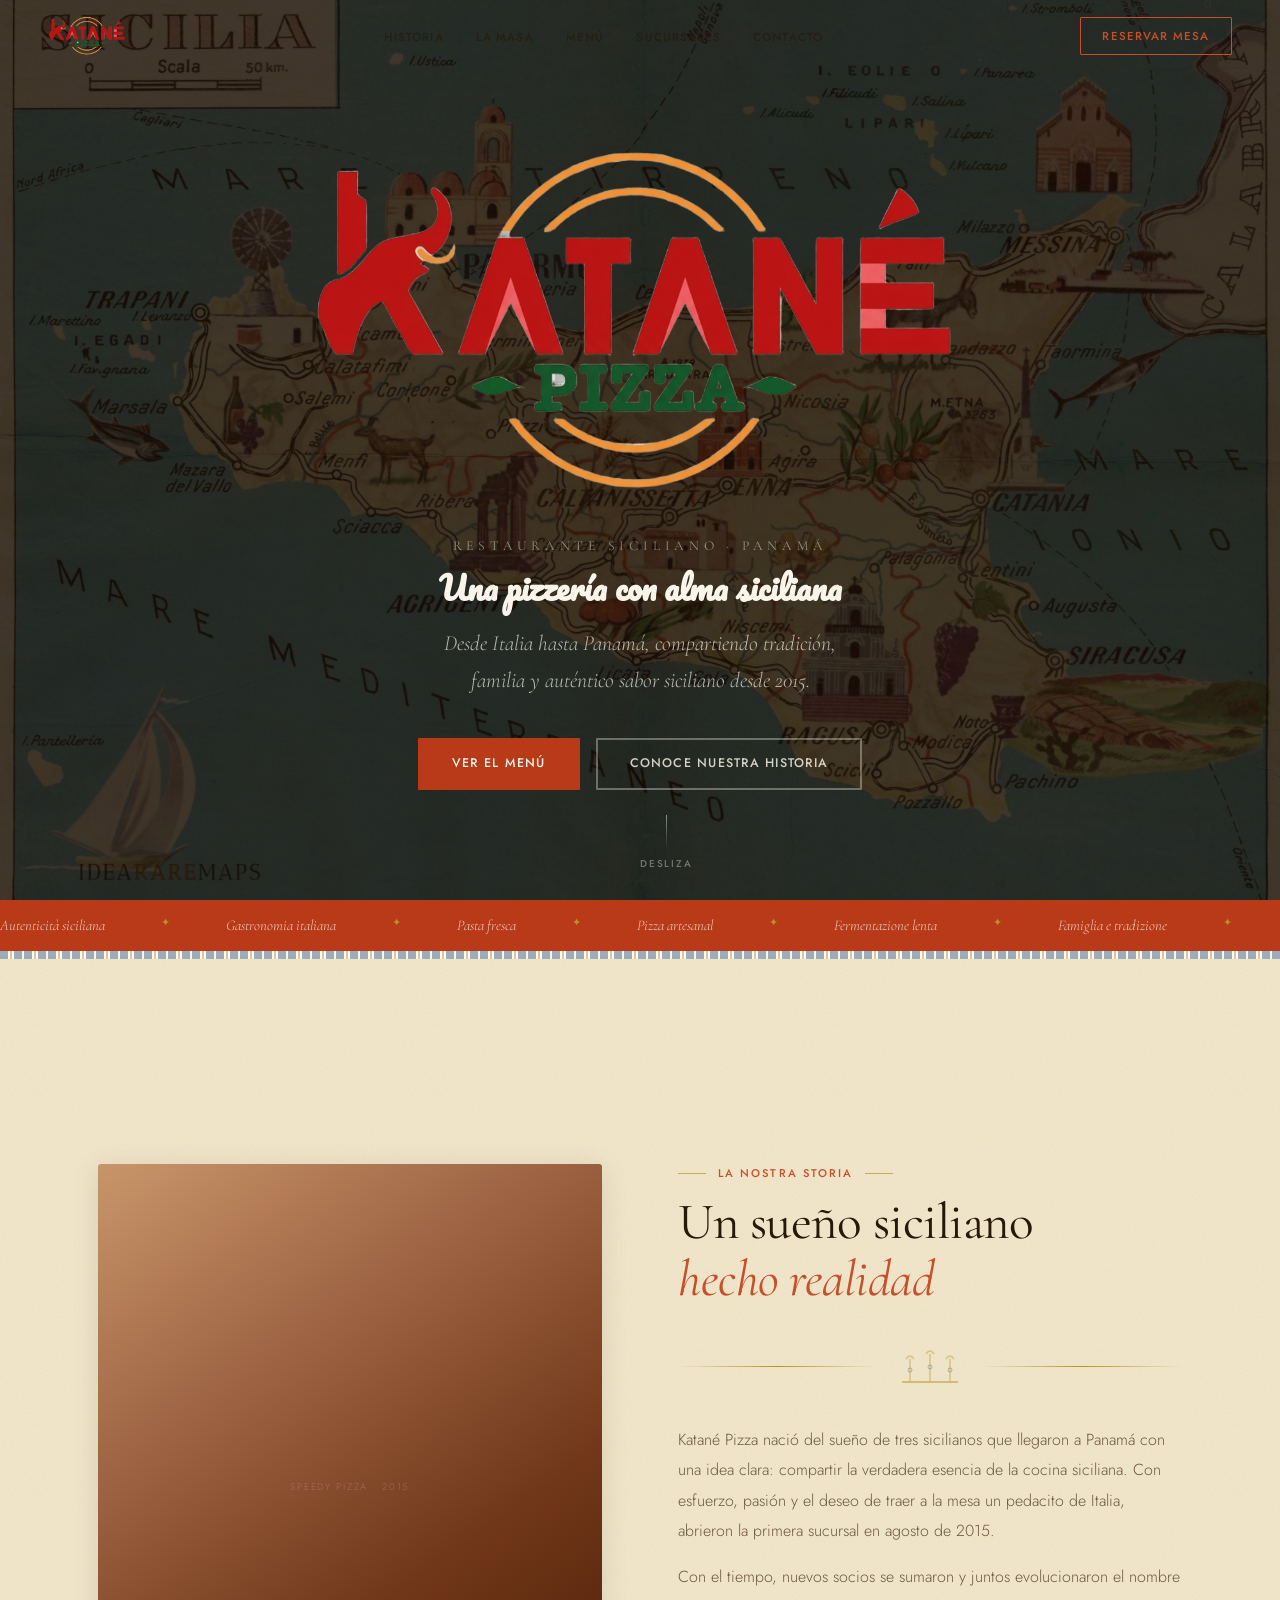
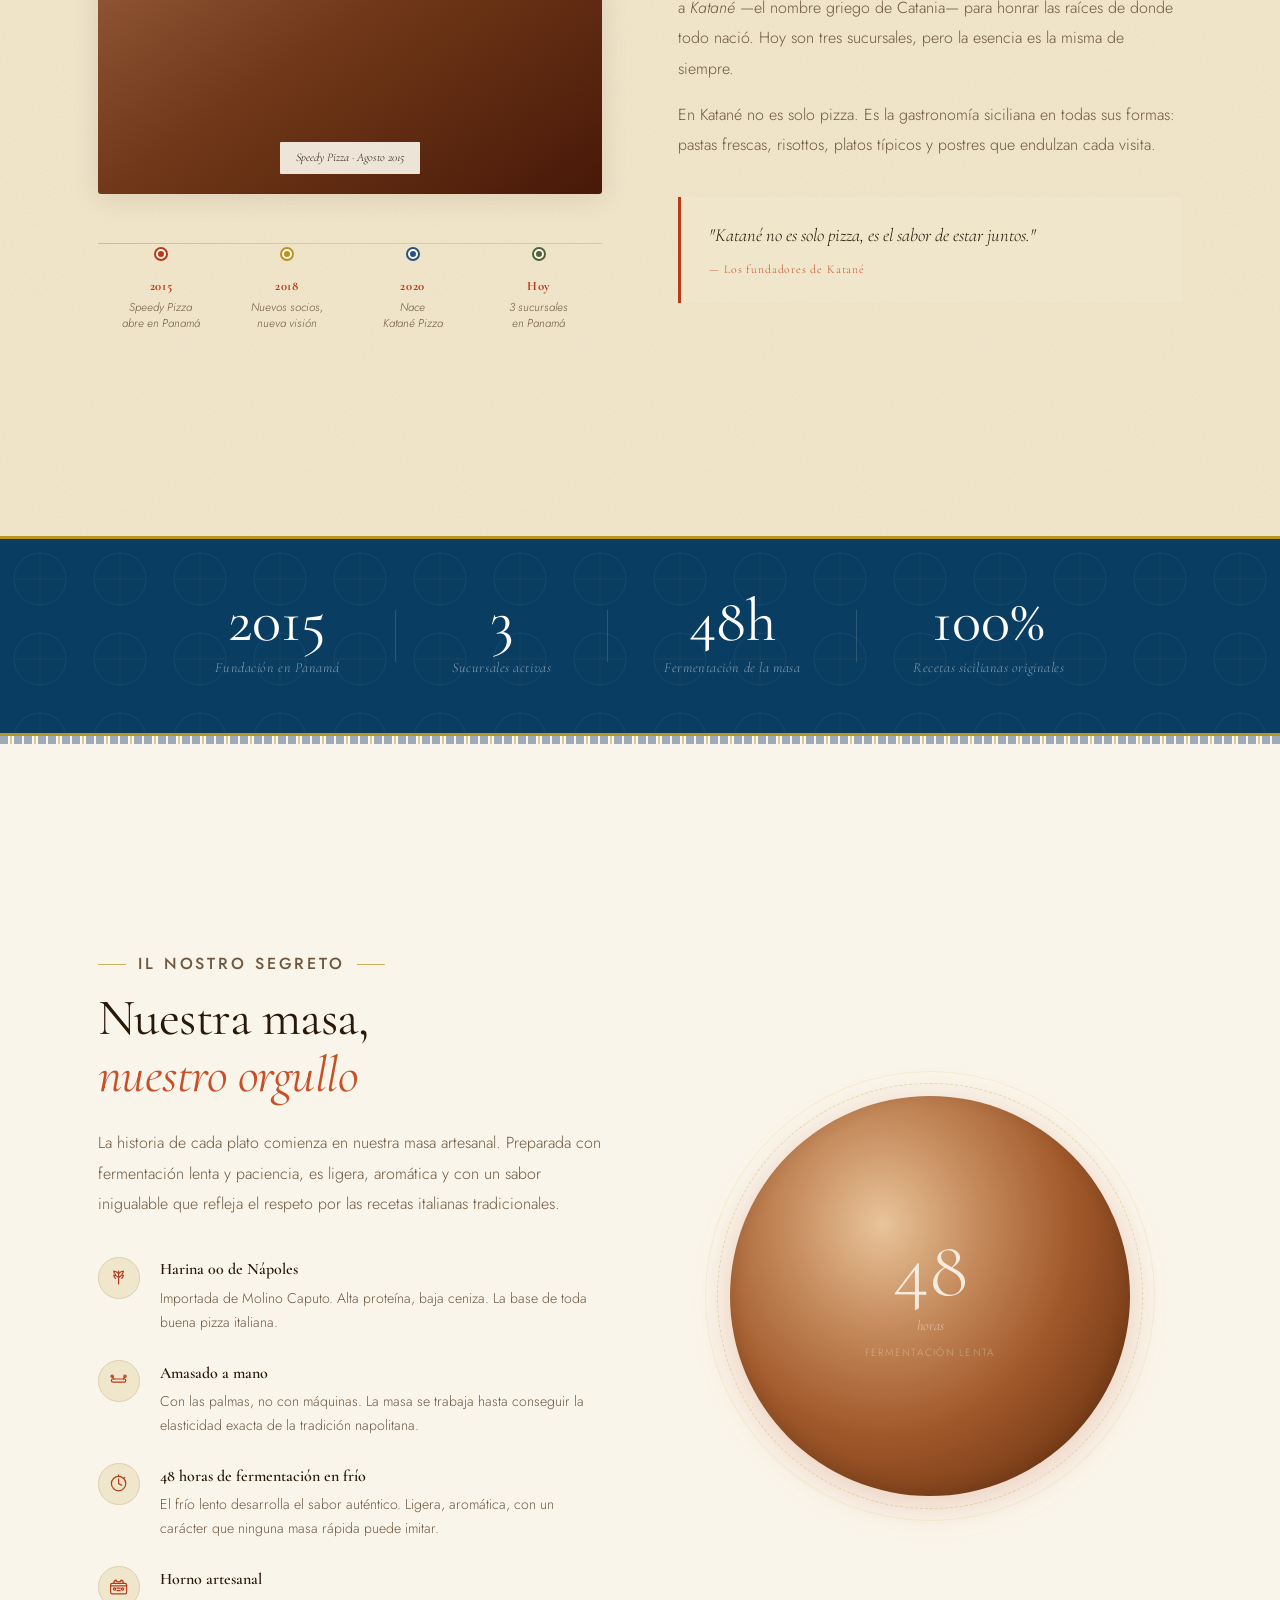
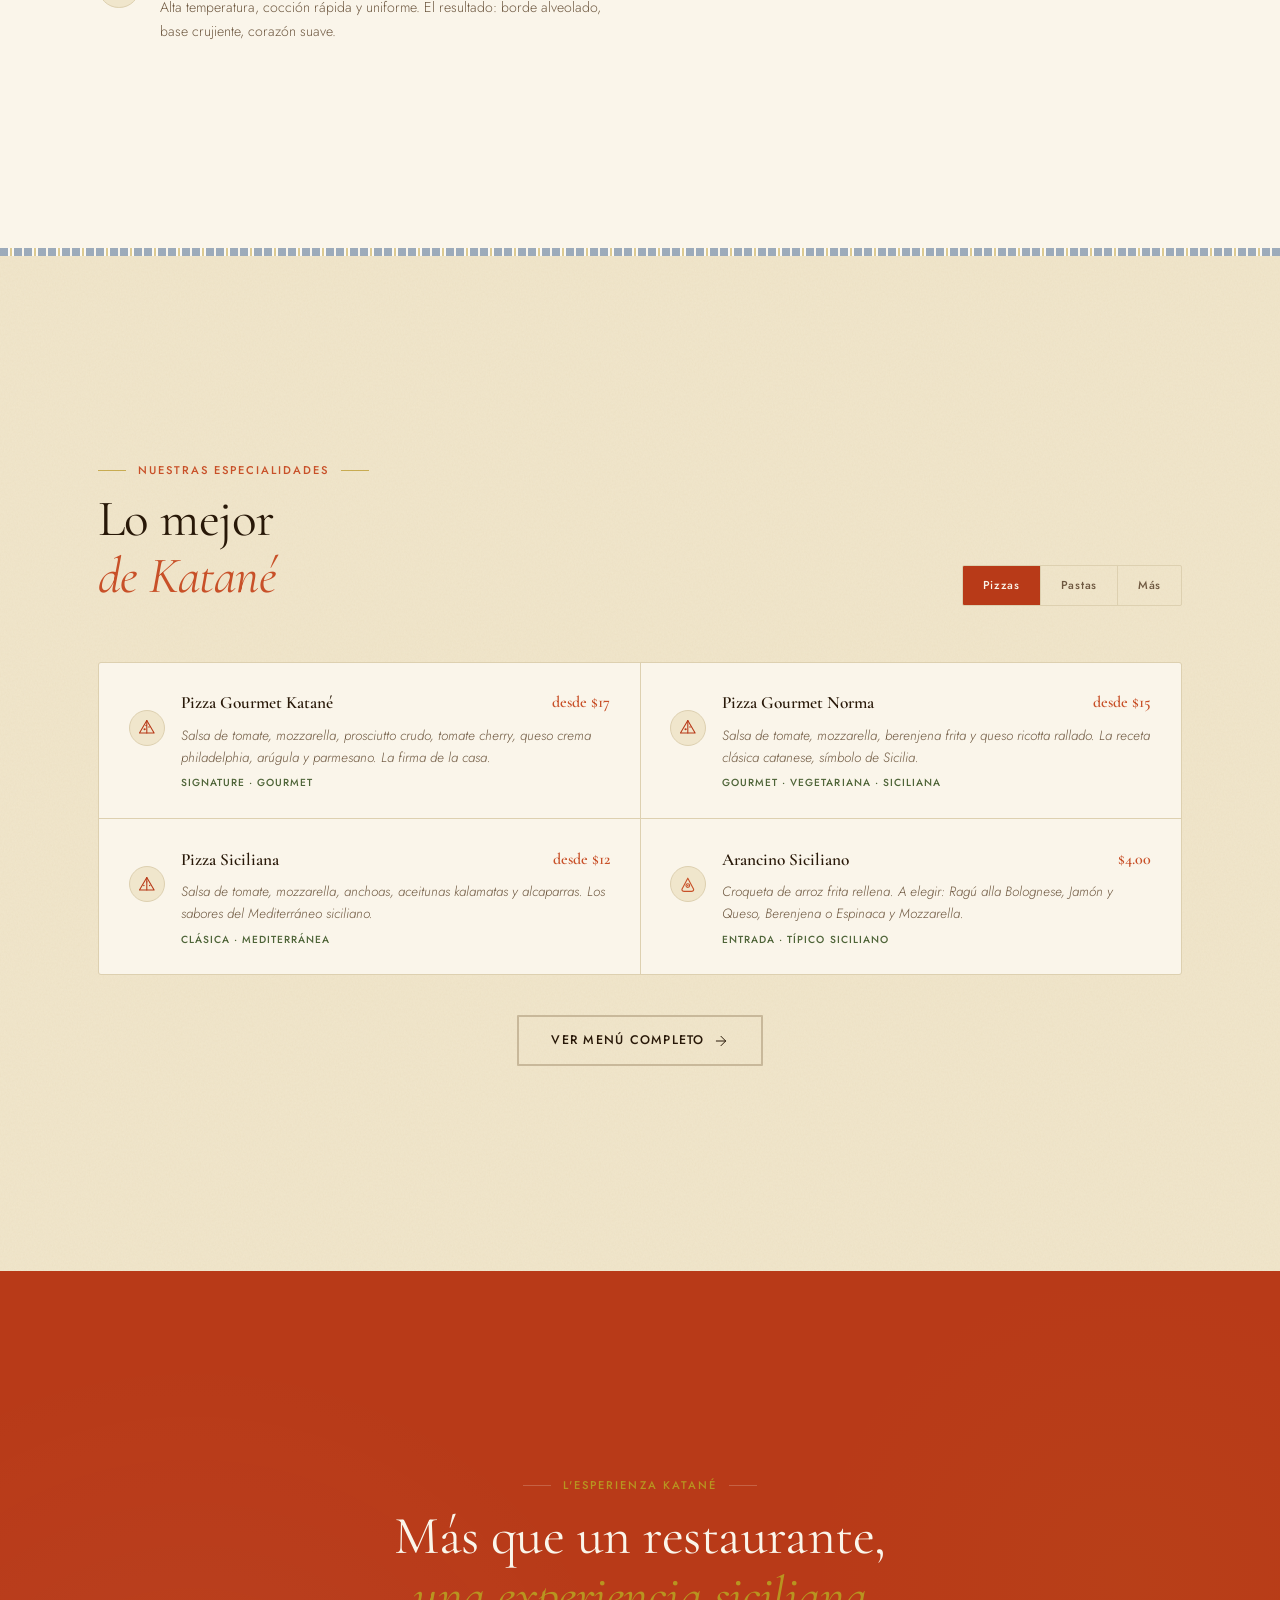
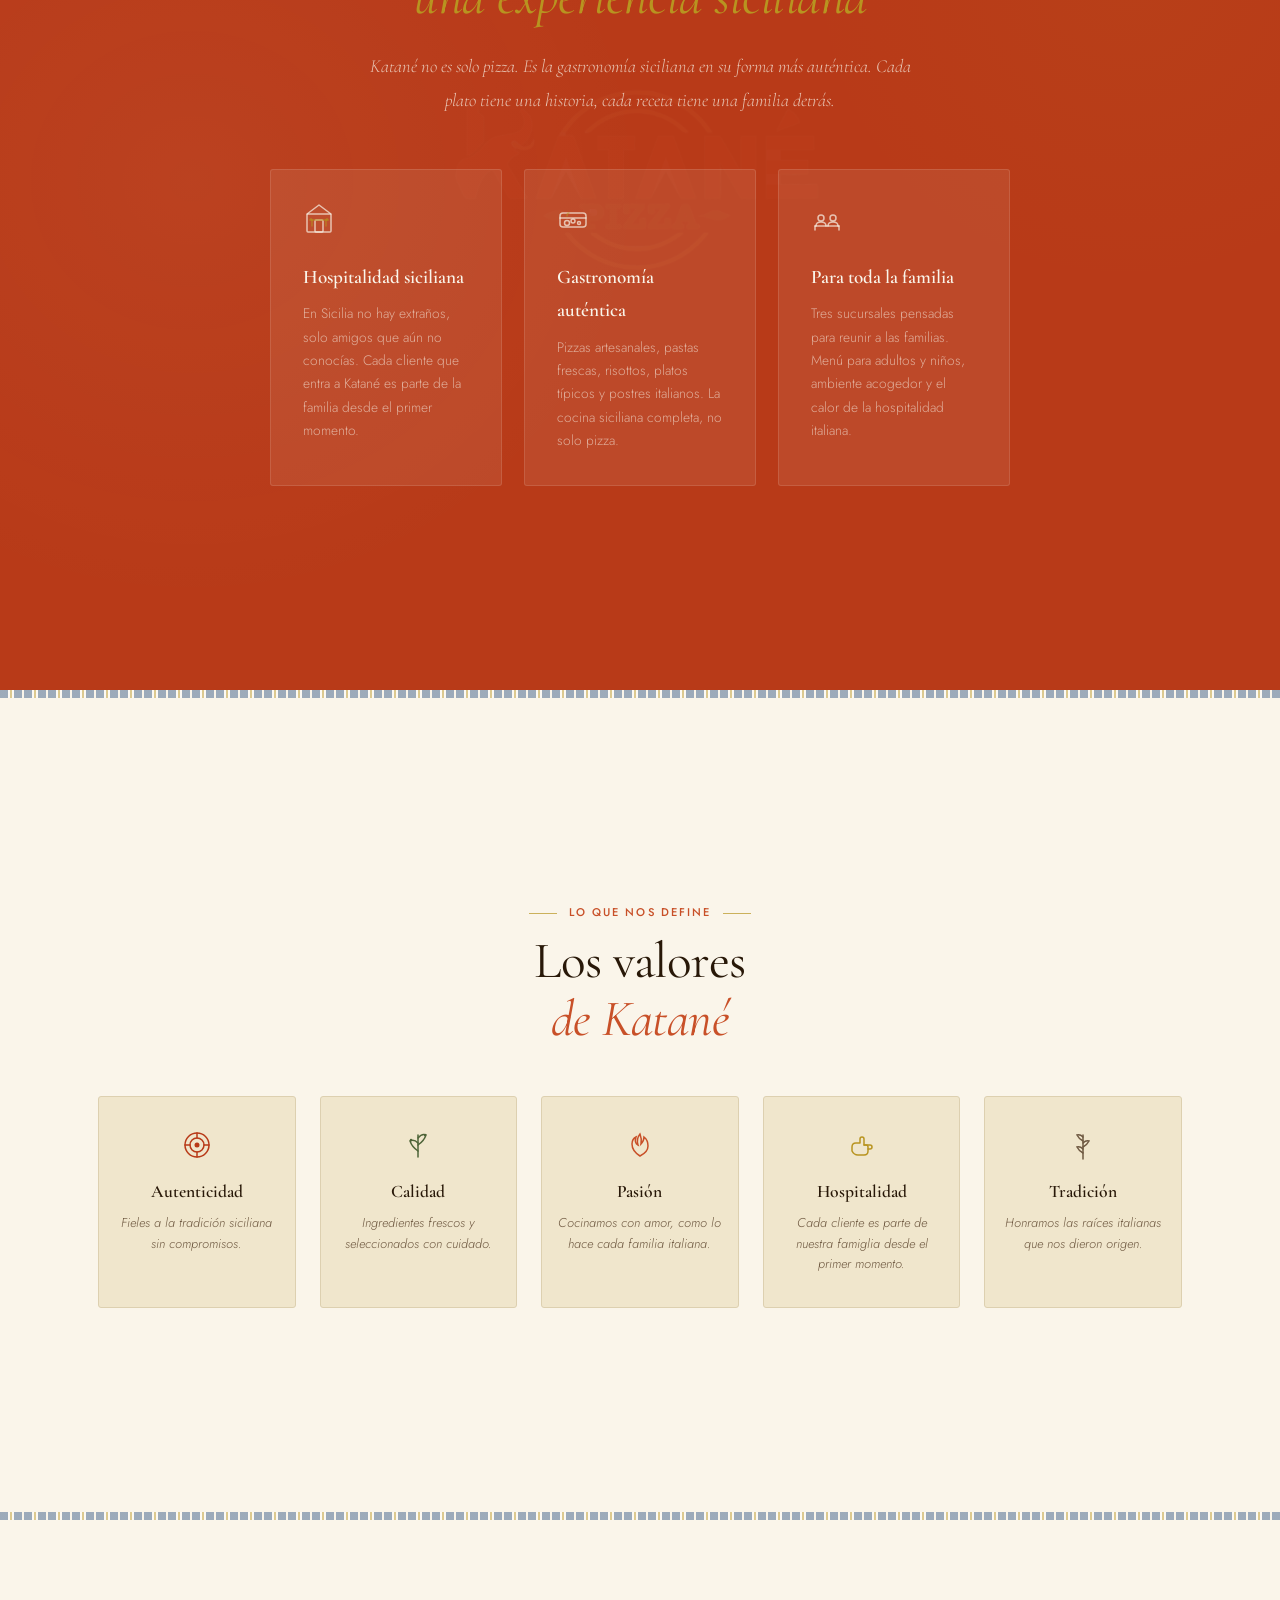
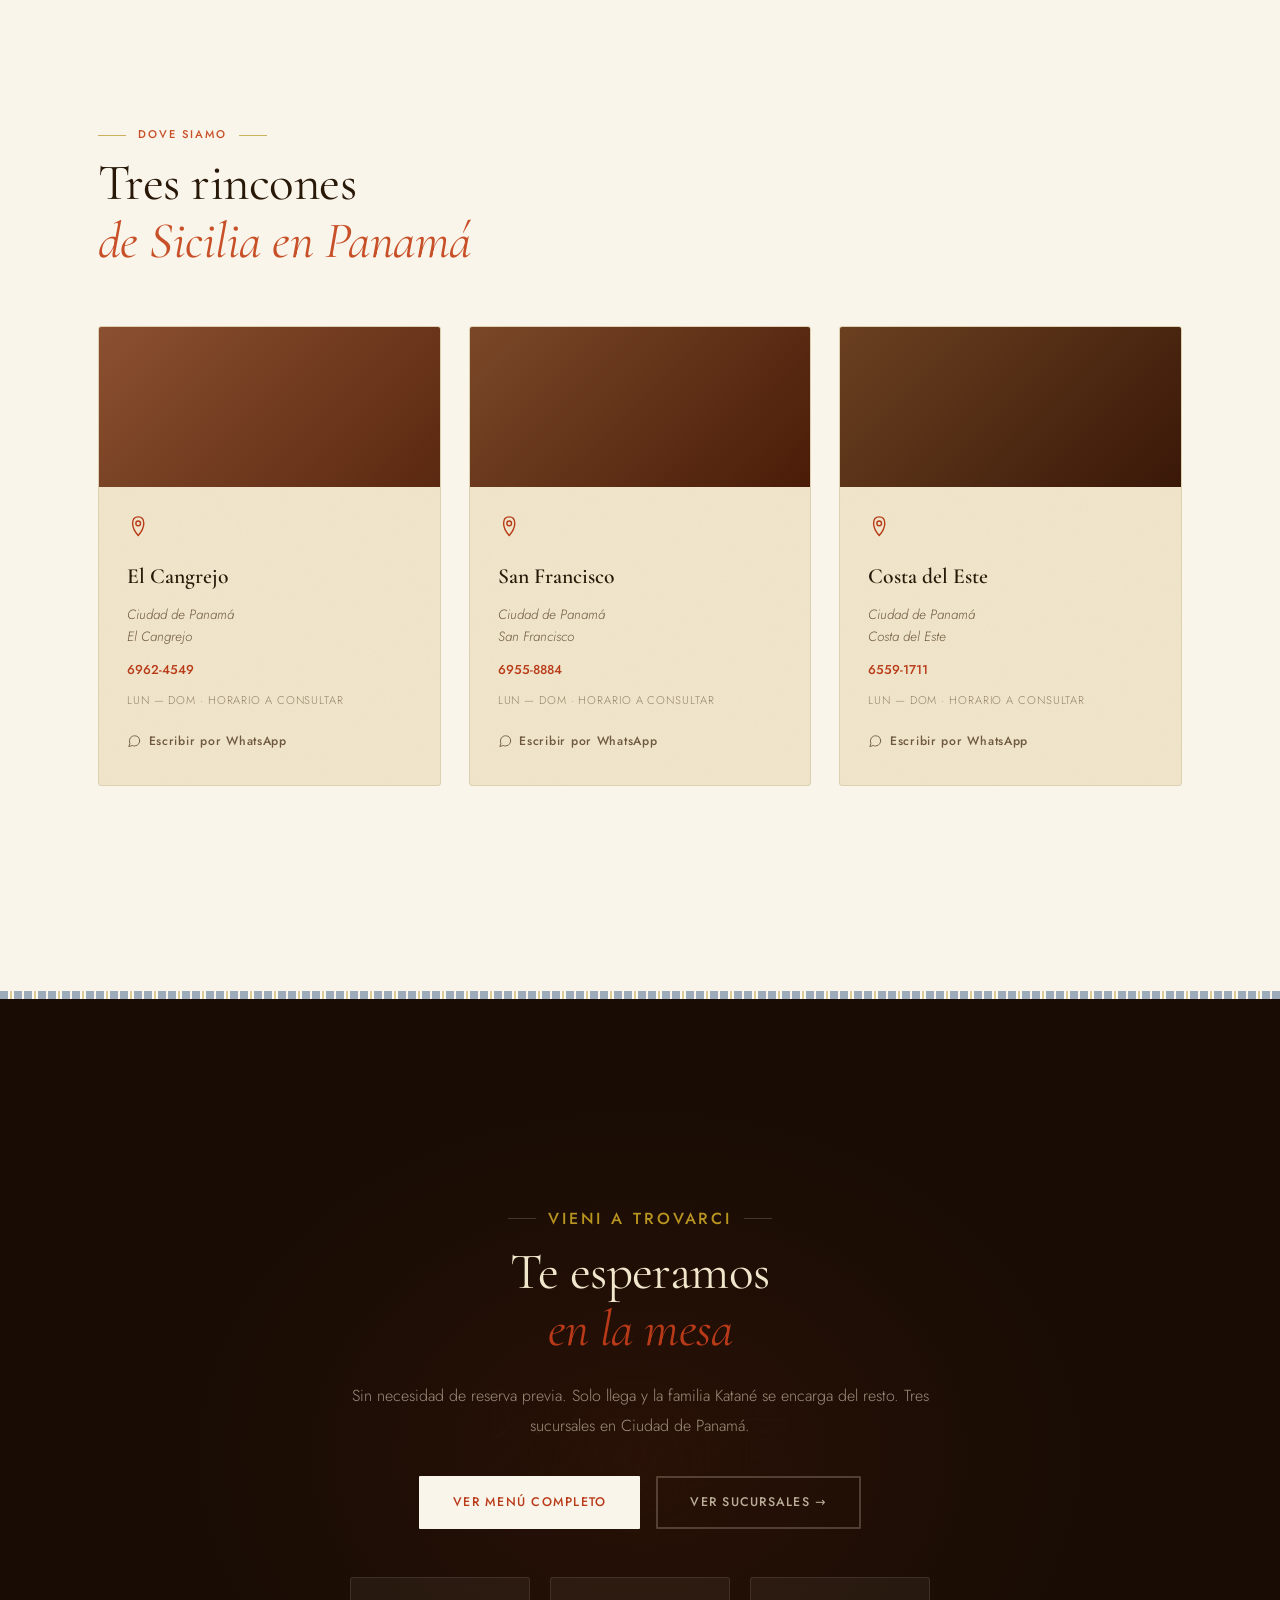
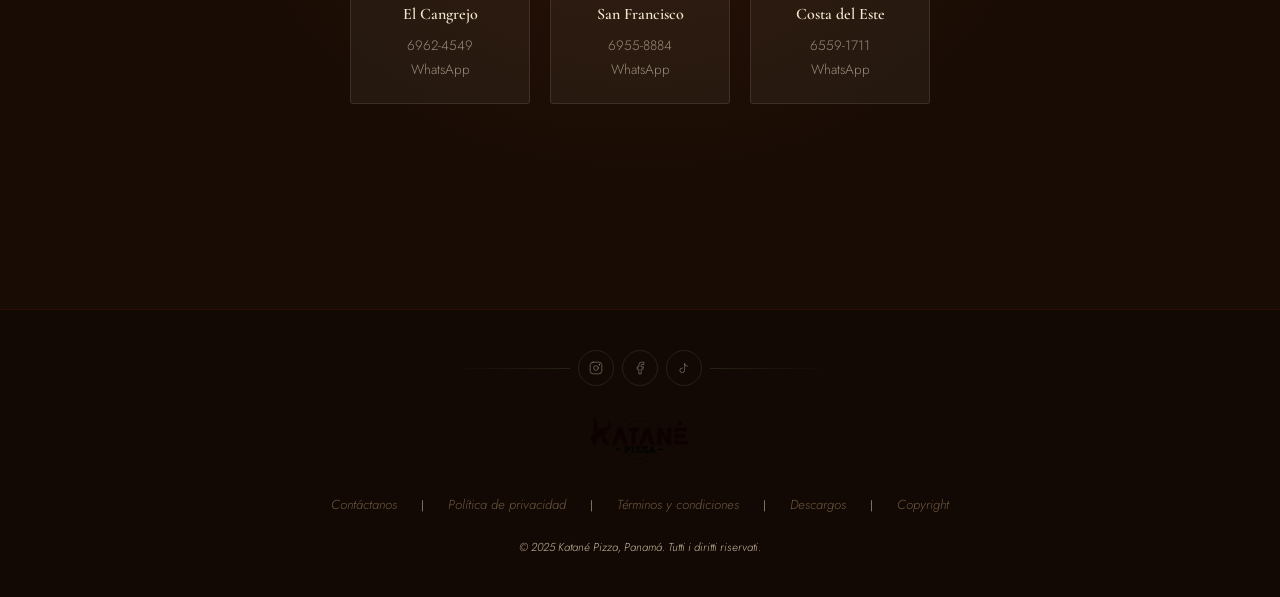
<file: Katane_v1.html>
﻿<!DOCTYPE html>
<html lang="es">
<head>
<meta charset="UTF-8"/>
<meta name="viewport" content="width=device-width, initial-scale=1.0"/>
<title>Katané Pizza</title>
<link rel="preconnect" href="https://fonts.googleapis.com"/>
<link rel="preconnect" href="https://fonts.gstatic.com" crossorigin/>
<link href="https://fonts.googleapis.com/css2?family=Cormorant+Garamond:ital,wght@0,300;0,400;0,600;0,700;1,300;1,400;1,600&family=Jost:wght@300;400;500&family=Pacifico&display=swap" rel="stylesheet"/>

<style>
/* ═══════════════════════════════════════════
   TOKENS
═══════════════════════════════════════════ */
:root {
  --crema:      #FAF5EA;
  --arena:      #F0E6CC;
  --arena-med:  #DDD0B0;
  --piedra:     #C8B89A;
  --rojo:       #B83A18;
  --rojo-osc:   #8C2010;
  --terracota:  #C85028;
  --limon:      #B89420;
  --oliva:      #4E6438;
  --oliva-clr:  #7A8E5C;
  --warm:       #6E5840;
  --tinta:      #281808;
  --noche:      #180C04;
  --azul:       #2A5080;

  --ff-d: 'Cormorant Garamond', Georgia, serif;
  --ff-b: 'Jost', system-ui, sans-serif;
  --ff-s: 'Pacifico', cursive;

  --pad: clamp(4rem, 8vw, 7rem);
  --w:   1180px;
  --g:   clamp(1.25rem, 4vw, 3rem);
  --ease: cubic-bezier(.25,.46,.45,.94);
  --shadow: 0 4px 28px rgba(40,24,8,.10);
}

*,*::before,*::after { box-sizing:border-box; margin:0; padding:0; }
html { scroll-behavior:smooth; }
body {
  background: var(--crema);
  color: var(--tinta);
  font-family: var(--ff-b);
  font-weight: 300;
  font-size: 16px;
  line-height: 1.75;
  overflow-x: hidden;
}
img { display:block; max-width:100%; }
a { color:inherit; text-decoration:none; }
button { cursor:pointer; border:none; background:none; font:inherit; color:inherit; }
.w { max-width:var(--w); margin-inline:auto; padding-inline:var(--g); }

/* ── REVEAL ────────────────────────────── */
.rv    { opacity:0; transform:translateY(24px); transition:opacity .8s var(--ease),transform .8s var(--ease); }
.rv.on { opacity:1; transform:none; }
.rl    { opacity:0; transform:translateX(-28px); transition:opacity .85s var(--ease),transform .85s var(--ease); }
.rl.on { opacity:1; transform:none; }
.rr    { opacity:0; transform:translateX(28px);  transition:opacity .85s var(--ease),transform .85s var(--ease); }
.rr.on { opacity:1; transform:none; }

/* ── TIPO ──────────────────────────────── */
.eyebrow {
  font-family: var(--ff-b);
  font-size: .7rem;
  font-weight: 500;
  letter-spacing: .18em;
  text-transform: uppercase;
  color: var(--terracota);
  display: flex;
  align-items: center;
  gap: .75rem;
  margin-bottom: .65rem;
}
.eyebrow::before, .eyebrow::after {
  content: '';
  display: inline-block;
  width: 1.75rem;
  height: 1px;
  background: var(--limon);
  opacity: .7;
}

.h2 {
  font-family: var(--ff-d);
  font-size: clamp(2rem, 4vw, 3.6rem);
  font-weight: 400;
  line-height: 1.12;
  letter-spacing: -.01em;
}
.h2 em { font-style:italic; color:var(--terracota); }

/* ── BOTONES ───────────────────────────── */
.btn-r {
  display:inline-flex; align-items:center; gap:.5rem;
  padding:.8rem 2rem;
  background:var(--rojo); color:var(--crema);
  font-family:var(--ff-b); font-size:.78rem; font-weight:500;
  letter-spacing:.1em; text-transform:uppercase;
  border:2px solid var(--rojo); border-radius:1px;
  transition:background .3s,transform .2s;
}
.btn-r:hover { background:var(--rojo-osc); border-color:var(--rojo-osc); transform:translateY(-2px); }
.btn-o {
  display:inline-flex; align-items:center; gap:.5rem;
  padding:.8rem 2rem;
  background:transparent; color:var(--tinta);
  font-family:var(--ff-b); font-size:.78rem; font-weight:500;
  letter-spacing:.1em; text-transform:uppercase;
  border:2px solid var(--piedra); border-radius:1px;
  transition:border-color .3s,color .3s,transform .2s;
}
.btn-o:hover { border-color:var(--terracota); color:var(--terracota); transform:translateY(-2px); }

/* ── DIVISOR BALCÓN ────────────────────── */
/* SVG hierro forjado siciliano — separador entre secciones */
.div-balcon {
  display:flex; align-items:center; gap:1.5rem;
  margin-block: 2.5rem; opacity:.35;
}
.div-balcon::before, .div-balcon::after {
  content:''; flex:1; height:1px;
  background:linear-gradient(90deg,transparent,var(--limon),transparent);
}

/* ── FRANJA MAIOLICA ───────────────────── */
.franja {
  height:8px;
  background: repeating-linear-gradient(
    90deg,
    var(--azul) 0, var(--azul) 8px,
    #fff 8px, #fff 10px,
    var(--limon) 10px, var(--limon) 12px,
    #fff 12px, #fff 14px,
    var(--azul) 14px, var(--azul) 22px,
    var(--crema) 22px, var(--crema) 24px
  );
  opacity:.45;
}

/* ── TEXTURA PIEDRA ────────────────────── */
.piedra-bg {
  position:relative;
  background-color: var(--arena);
}
.piedra-bg::before {
  content:''; position:absolute; inset:0; pointer-events:none; z-index:0;
  background-image: url("data:image/svg+xml,%3Csvg xmlns='http://www.w3.org/2000/svg' width='400' height='400'%3E%3Cfilter id='p'%3E%3CfeTurbulence type='fractalNoise' baseFrequency='0.65 0.45' numOctaves='5' seed='8' stitchTiles='stitch'/%3E%3CfeColorMatrix type='matrix' values='0 0 0 0 0.92 0 0 0 0 0.86 0 0 0 0 0.76 0 0 0 0.4 0'/%3E%3C/filter%3E%3Crect width='400' height='400' filter='url(%23p)'/%3E%3C/svg%3E");
  mix-blend-mode:multiply; opacity:.8;
}
.piedra-bg > * { position:relative; z-index:1; }

/* ═══════════════════════════════════════════
   NAV
═══════════════════════════════════════════ */
.nav {
  position:fixed; top:0; left:0; right:0; z-index:200;
  padding:1rem var(--g);
  display:flex; align-items:center; justify-content:space-between;
  transition:background .5s, box-shadow .5s, padding .4s;
}
.nav.on {
  background:rgba(250,245,234,.97);
  backdrop-filter:blur(12px);
  box-shadow:0 1px 18px rgba(40,24,8,.08);
  padding-top:.75rem; padding-bottom:.75rem;
}
.nav-logo img {
  height:40px; width:auto;
  mix-blend-mode:multiply;
  transition:height .4s;
}
.nav.on .nav-logo img { height:34px; }
.nav-links { display:flex; gap:2rem; list-style:none; }
.nav-links a {
  font-size:.72rem; font-weight:500; letter-spacing:.1em;
  text-transform:uppercase; color:var(--tinta); opacity:.65;
  transition:opacity .25s, color .25s;
}
.nav-links a:hover { opacity:1; color:var(--terracota); }
.nav-cta {
  font-size:.72rem; font-weight:500; letter-spacing:.1em; text-transform:uppercase;
  padding:.5rem 1.35rem; border:1.5px solid var(--terracota);
  color:var(--terracota); border-radius:1px;
  transition:background .25s, color .25s;
}
.nav-cta:hover { background:var(--terracota); color:var(--crema); }
.hamb { display:none; flex-direction:column; gap:5px; }
.hamb span { display:block; width:24px; height:1.5px; background:var(--tinta); border-radius:1px; transition:transform .3s,opacity .25s; }
.hamb.open span:nth-child(1) { transform:translateY(6.5px) rotate(45deg); }
.hamb.open span:nth-child(2) { opacity:0; }
.hamb.open span:nth-child(3) { transform:translateY(-6.5px) rotate(-45deg); }
.mm { display:none; position:fixed; inset:0; z-index:199; background:var(--crema); flex-direction:column; align-items:center; justify-content:center; gap:2.5rem; }
.mm.open { display:flex; }
.mm a { font-family:var(--ff-d); font-size:clamp(2rem,5vw,2.8rem); font-weight:400; color:var(--tinta); transition:color .25s; }
.mm a:hover { color:var(--terracota); }

/* ═══════════════════════════════════════════
   HERO — Foto ciudad siciliana con overlay
═══════════════════════════════════════════ */
.hero {
  min-height:100svh;
  position:relative;
  display:flex; align-items:center;
  overflow:hidden;
}

/* ── FOTO PLACEHOLDER — ciudad siciliana ── */
/* Cuando tengas la foto real, reemplaza este background por:
   background: url('tu-foto.jpg') center/cover no-repeat;         */
.hero-foto {
  position:absolute; inset:0;
   background: url('sicilia.jpg') center/cover no-repeat;
}
/* Silueta arquitectura — campanile, cúpulas, balcones */
.hero-silueta {
  position:absolute;
  bottom:0; left:0; right:0;
  height:45%;
  pointer-events:none;
  z-index:1;
}
/* Overlay oscuro elegante */
.hero-overlay {
  position:absolute; inset:0; z-index:2;
  background: rgba(24,12,4,.82);
}
/* Texto marcador para foto real */
.hero-foto-label {
  position:absolute;
  top:50%; left:50%;
  transform:translate(-50%,-50%);
  z-index:1;
  font-family:var(--ff-b);
  font-size:.65rem;
  letter-spacing:.2em;
  text-transform:uppercase;
  color:rgba(250,245,234,.25);
  border:1px solid rgba(250,245,234,.12);
  padding:.5rem 1.25rem;
  white-space:nowrap;
  pointer-events:none;
}

.hero-body {
  position:relative; z-index:3;
  text-align:center;
  max-width:760px;
  margin-inline:auto;
  padding-block:6rem 4rem;
  padding-inline:var(--g);
}

/* LOGO en el hero */
.hero-logo {
  margin-bottom:2rem;
  opacity:0; animation:sube 1.1s .2s var(--ease) forwards;
}
.hero-logo img {
  height: clamp(200px, 30vw, 360px); width: auto;
  margin-inline: auto;
}

.hero-nombre {
  font-family:var(--ff-d);
  font-size:clamp(.65rem,1.2vw,.85rem);
  font-weight:400;
  letter-spacing:.35em;
  text-transform:uppercase;
  color:rgba(250,245,234,.5);
  margin-bottom:.5rem;
  opacity:0; animation:sube 1s .45s var(--ease) forwards;
}
.hero-eslogan {
  font-family:var(--ff-s);
  font-size:clamp(1.25rem,2.8vw,2rem);
  color:var(--crema);
  line-height:1.35;
  opacity:0; animation:sube 1s .65s var(--ease) forwards;
  margin-bottom:1rem;
}
.hero-sub {
  font-family:var(--ff-d);
  font-size:clamp(1.05rem,1.8vw,1.35rem);
  font-style:italic;
  color:rgba(250,245,234,.7);
  line-height:1.7;
  max-width:560px;
  margin-inline:auto;
  opacity:0; animation:sube 1s .85s var(--ease) forwards;
}
.hero-btns {
  display:flex; flex-wrap:wrap; gap:1rem; justify-content:center;
  margin-top:2.5rem;
  opacity:0; animation:sube 1s 1.1s var(--ease) forwards;
}
.btn-r-inv {
  display:inline-flex; align-items:center; gap:.5rem;
  padding:.8rem 2rem;
  background:var(--rojo); color:var(--crema);
  font-family:var(--ff-b); font-size:.78rem; font-weight:500;
  letter-spacing:.1em; text-transform:uppercase;
  border:2px solid var(--rojo); border-radius:1px;
  transition:background .3s,transform .2s;
}
.btn-r-inv:hover { background:var(--rojo-osc); border-color:var(--rojo-osc); transform:translateY(-2px); }
.btn-o-inv {
  display:inline-flex; align-items:center; gap:.5rem;
  padding:.8rem 2rem;
  background:transparent; color:rgba(250,245,234,.82);
  font-family:var(--ff-b); font-size:.78rem; font-weight:500;
  letter-spacing:.1em; text-transform:uppercase;
  border:2px solid rgba(250,245,234,.35); border-radius:1px;
  transition:border-color .3s,color .3s,transform .2s;
}
.btn-o-inv:hover { border-color:var(--crema); color:var(--crema); transform:translateY(-2px); }

/* Scroll indicator */
.hero-scroll {
  position:absolute; bottom:1.75rem; left:50%; transform:translateX(-50%);
  z-index:3;
  display:flex; flex-direction:column; align-items:center; gap:.35rem;
  font-family:var(--ff-b); font-size:.62rem; font-weight:500;
  letter-spacing:.18em; text-transform:uppercase;
  color:rgba(250,245,234,.38);
  opacity:0; animation:sube 1s 2s ease forwards;
}
.scroll-l { width:1px; height:34px; background:linear-gradient(to bottom,rgba(250,245,234,.5),transparent); animation:pulsa 2s 2.5s ease-in-out infinite; }

@keyframes sube { from{opacity:0;transform:translateY(18px)} to{opacity:1;transform:translateY(0)} }
@keyframes pulsa { 0%,100%{opacity:1;transform:scaleY(1);transform-origin:top} 50%{opacity:.3;transform:scaleY(.55)} }

/* ═══════════════════════════════════════════
   CINTA
═══════════════════════════════════════════ */
.cinta { background:var(--rojo); padding:.8rem 0; overflow:hidden; }
.cinta-pista { display:flex; gap:3.5rem; animation:corre 30s linear infinite; white-space:nowrap; }
.cinta-pista span { font-family:var(--ff-d); font-style:italic; font-size:.92rem; color:rgba(250,245,234,.8); flex-shrink:0; }
.cinta-pista .sep { font-style:normal; color:var(--limon); font-size:.7rem; }
@keyframes corre { from{transform:translateX(0)} to{transform:translateX(-50%)} }

/* ═══════════════════════════════════════════
   HISTORIA
═══════════════════════════════════════════ */
.historia { padding:var(--pad) 0; }
.historia-g {
  display:grid; grid-template-columns:1fr 1fr;
  gap:clamp(2.5rem,6vw,6rem); align-items:start;
}
/* Foto placeholder historia */
.foto-historia {
  position:relative;
  aspect-ratio:4/5;
  border-radius:3px; overflow:hidden;
  box-shadow:var(--shadow);
}
.foto-historia-bg {
  position:absolute; inset:0;
  /* FOTO HISTORIA — reemplazar con: url('foto-historia.jpg') center/cover */
  background:linear-gradient(145deg,#C8956A,#9A6040 35%,#703818 65%,#481808);
}
.foto-historia-lbl {
  position:absolute; bottom:1.25rem; left:50%; transform:translateX(-50%);
  background:rgba(250,245,234,.92); padding:.35rem 1rem;
  font-family:var(--ff-d); font-style:italic; font-size:.74rem; color:var(--tinta);
  white-space:nowrap; border-radius:1px;
}
/* Marcador placeholder */
.foto-placeholder-txt {
  position:absolute; top:50%; left:50%; transform:translate(-50%,-50%);
  font-size:.6rem; letter-spacing:.18em; text-transform:uppercase;
  color:rgba(250,245,234,.22); text-align:center; line-height:1.8;
  pointer-events:none;
}

/* Timeline */
.tl-wrap { margin-top:2.25rem; position:relative; padding-top:.85rem; }
.tl-wrap::before {
  content:''; position:absolute; top:.85rem; left:0; right:0; height:1px;
  background:linear-gradient(90deg,var(--rojo),var(--limon),var(--oliva-clr));
  opacity:.28;
}
.tl-items { display:flex; }
.tl-item { flex:1; text-align:center; padding-top:2rem; position:relative; }
.tl-dot {
  position:absolute; top:.35rem; left:50%; transform:translateX(-50%);
  width:10px; height:10px; border-radius:50%;
  background:var(--rojo); border:2px solid var(--crema);
  box-shadow:0 0 0 2px var(--rojo);
}
.tl-y { font-family:var(--ff-d); font-weight:700; font-size:.8rem; color:var(--rojo); letter-spacing:.05em; }
.tl-e { font-size:.72rem; font-style:italic; color:var(--warm); line-height:1.35; margin-top:.15rem; }

.h-txt .h2 { margin-bottom:1.5rem; }
.h-p { font-size:1rem; color:var(--warm); line-height:1.9; }
.h-p+.h-p { margin-top:1rem; }
.h-cita {
  margin-top:2.25rem; padding:1.5rem 1.75rem;
  background:var(--arena);
  border-left:3px solid var(--rojo);
  border-radius:0 3px 3px 0;
  font-family:var(--ff-d); font-style:italic;
  font-size:1.15rem; color:var(--tinta); line-height:1.6;
}
.h-cita cite { display:block; margin-top:.6rem; font-style:normal; font-size:.74rem; color:var(--terracota); letter-spacing:.07em; }

/* ═══════════════════════════════════════════
   BANDA ESTADÍSTICAS
═══════════════════════════════════════════ */
.stats {
  background:#0A3D62;
  padding:3.25rem 0;
  position:relative; overflow:hidden;
  border-top:3px solid var(--limon); border-bottom:3px solid var(--limon);
}
.stats::before {
  content:''; position:absolute; inset:0; pointer-events:none;
  background-image:url("data:image/svg+xml,%3Csvg xmlns='http://www.w3.org/2000/svg' width='80' height='80'%3E%3Ccircle cx='40' cy='40' r='26' fill='none' stroke='rgba(255,255,255,0.05)' stroke-width='1'/%3E%3Cline x1='40' y1='14' x2='40' y2='66' stroke='rgba(184,148,32,0.07)' stroke-width='1'/%3E%3Cline x1='14' y1='40' x2='66' y2='40' stroke='rgba(184,148,32,0.07)' stroke-width='1'/%3E%3C/svg%3E");
  z-index:0;
}
.stats-inner {
  position:relative; z-index:2;
  display:flex; align-items:center; justify-content:center;
  flex-wrap:wrap; gap:3.5rem;
}
.stat { text-align:center; }
.stat-n { font-family:var(--ff-d); font-size:clamp(2.4rem,5vw,3.8rem); font-weight:400; color:#fff; line-height:1; }
.stat-l { font-family:var(--ff-d); font-style:italic; font-size:.88rem; color:rgba(255,255,255,.5); letter-spacing:.04em; margin-top:.3rem; }
.stat-div { width:1px; height:52px; background:rgba(255,255,255,.14); }

/* ═══════════════════════════════════════════
   MASA — con iconografía artesanal SVG
═══════════════════════════════════════════ */
.masa { padding:var(--pad) 0; }
.masa-g { display:grid; grid-template-columns:1fr 1fr; gap:clamp(2.5rem,6vw,6rem); align-items:center; }
.masa-txt .h2 { margin-bottom:1.5rem; }
.masa-txt p { font-size:1rem; color:var(--warm); line-height:1.9; }

/* Pasos con iconos SVG artesanales */
.masa-pasos { margin-top:2.25rem; display:flex; flex-direction:column; gap:1.5rem; }
.paso-art {
  display:flex; gap:1.25rem; align-items:flex-start;
}
.paso-icono {
  width:2.6rem; height:2.6rem; flex-shrink:0;
  background:var(--arena); border-radius:50%;
  display:flex; align-items:center; justify-content:center;
  border:1.5px solid var(--arena-med);
  margin-top:.1rem;
}
.paso-icono svg { width:1.2rem; height:1.2rem; }
.paso-txt h4 { font-family:var(--ff-d); font-weight:600; font-size:1rem; margin-bottom:.2rem; }
.paso-txt p  { font-size:.88rem; color:var(--warm); line-height:1.7; }

/* Círculo masa */
.masa-vis { display:flex; align-items:center; justify-content:center; }
.masa-c-wrap { position:relative; width:min(88%,400px); aspect-ratio:1; }
.masa-c {
  position:absolute; inset:0; border-radius:50%;
  background:radial-gradient(ellipse at 38% 32%,#E8C49A,#C4895A 28%,#A0582A 55%,#7A3D18 78%,#4A2208);
  box-shadow:0 8px 36px rgba(184,58,24,.22),inset 0 -4px 18px rgba(0,0,0,.12);
}
.masa-c-txt {
  position:absolute; inset:0;
  display:flex; flex-direction:column; align-items:center; justify-content:center; text-align:center; padding:2rem;
}
.mc-n { font-family:var(--ff-d); font-size:clamp(3.2rem,6.5vw,5rem); font-weight:300; color:rgba(250,245,234,.9); line-height:1; }
.mc-u { font-family:var(--ff-d); font-style:italic; font-size:.9rem; color:rgba(250,245,234,.55); margin-top:.2rem; }
.mc-d { font-size:.65rem; color:rgba(250,245,234,.38); letter-spacing:.12em; text-transform:uppercase; margin-top:.35rem; }
.masa-ring  { position:absolute; inset:-13px; border-radius:50%; border:1.5px dashed rgba(184,148,32,.28); animation:gira 35s linear infinite; }
.masa-ring2 { position:absolute; inset:-25px; border-radius:50%; border:.5px solid rgba(184,148,32,.1); }
@keyframes gira { to{transform:rotate(360deg)} }

/* Foto masa artesanal placeholder */
.foto-masa {
  position:absolute; bottom:-2rem; right:-2rem;
  width:120px; height:120px;
  background:linear-gradient(135deg,var(--oliva),#2E4226);
  border-radius:3px; border:5px solid var(--crema);
  box-shadow:var(--shadow);
  display:flex; align-items:center; justify-content:center;
}
.foto-masa svg { width:44px; height:44px; }

/* ═══════════════════════════════════════════
   ESPECIALIDADES — Los 8 platos destacados
═══════════════════════════════════════════ */
.menu-dest { padding:var(--pad) 0; }
.menu-cab {
  display:flex; align-items:flex-end; justify-content:space-between;
  flex-wrap:wrap; gap:1.5rem;
  margin-bottom:clamp(2rem,4.5vw,3.5rem);
}
.menu-tabs { display:flex; border:1.5px solid var(--arena-med); border-radius:2px; overflow:hidden; }
.mtab {
  padding:.58rem 1.25rem;
  font-family:var(--ff-b); font-size:.72rem; font-weight:500; letter-spacing:.06em;
  color:var(--warm); border-right:1px solid var(--arena-med);
  transition:background .25s,color .25s;
}
.mtab:last-child { border-right:none; }
.mtab.on,.mtab:hover { background:var(--rojo); color:var(--crema); }
.mpanel { display:none; }
.mpanel.on { display:block; }

.platos-g {
  display:grid; grid-template-columns:1fr 1fr;
  gap:1px; background:var(--arena-med);
  border:1px solid var(--arena-med);
  border-radius:3px; overflow:hidden;
}
.plato {
  background:var(--crema);
  padding:1.6rem 1.85rem;
  display:grid; grid-template-columns:auto 1fr auto;
  gap:.4rem 1rem; align-items:start;
  transition:background .25s;
  position:relative;
}
.plato:hover { background:var(--arena); }
/* Icono artesanal en cada plato */
.plato-icono {
  grid-column:1; grid-row:1/3;
  width:2.25rem; height:2.25rem;
  display:flex; align-items:center; justify-content:center;
  background:var(--arena); border-radius:50%;
  border:1px solid var(--arena-med);
  flex-shrink:0; align-self:center;
}
.plato-icono svg { width:1.1rem; height:1.1rem; }
.plato-nom { font-family:var(--ff-d); font-size:1.08rem; font-weight:600; grid-column:2; }
.plato-prc { font-family:var(--ff-d); font-size:1rem; font-weight:600; color:var(--terracota); white-space:nowrap; grid-column:3; grid-row:1; }
.plato-des { font-size:.84rem; color:var(--warm); line-height:1.6; grid-column:2/-1; font-style:italic; }
.plato-tag { grid-column:2; font-size:.64rem; letter-spacing:.1em; text-transform:uppercase; color:var(--oliva); font-family:var(--ff-b); font-weight:500; }

.menu-ver-mas {
  display:flex; justify-content:center; margin-top:2.5rem;
}

/* ═══════════════════════════════════════════
   EXPERIENCIA KATANÉ
═══════════════════════════════════════════ */
.exp {
  padding:var(--pad) 0;
  background:var(--rojo); color:var(--crema);
  position:relative; overflow:hidden;
}
.exp::before {
  content:''; position:absolute; inset:0; pointer-events:none;
  background:radial-gradient(ellipse 60% 70% at 15% 50%,rgba(250,245,234,.04) 0%,transparent 60%),
             radial-gradient(ellipse 45% 55% at 88% 30%,rgba(184,148,32,.06) 0%,transparent 55%);
}
.exp-wm {
  position:absolute; top:50%; left:50%; transform:translate(-50%,-50%);
  width:min(40vw,380px); pointer-events:none; z-index:0;
  opacity:.04; mix-blend-mode:screen;
}
.exp-int { position:relative; z-index:2; text-align:center; max-width:740px; margin-inline:auto; }
.exp-int .eyebrow { justify-content:center; color:var(--limon); }
.exp-int .eyebrow::before,.exp-int .eyebrow::after { background:rgba(250,245,234,.3); }
.exp-int .h2 { color:var(--crema); font-size:clamp(2rem,4.2vw,3.5rem); margin-bottom:1.4rem; }
.exp-int .h2 em { color:var(--limon); }
.exp-sub { font-family:var(--ff-d); font-style:italic; font-size:1.15rem; color:rgba(250,245,234,.72); line-height:1.85; max-width:560px; margin-inline:auto; }

/* Cards con iconos artesanales SVG */
.exp-cards { display:grid; grid-template-columns:repeat(3,1fr); gap:1.4rem; margin-top:3.25rem; text-align:left; }
.exp-card {
  padding:2rem; background:rgba(250,245,234,.08);
  border:1px solid rgba(250,245,234,.12); border-radius:3px;
  transition:background .3s;
}
.exp-card:hover { background:rgba(250,245,234,.13); }
.exp-card-ico { margin-bottom:1.1rem; }
.exp-card-ico svg { width:2rem; height:2rem; }
.exp-card h3 { font-family:var(--ff-d); font-size:1.2rem; font-weight:600; color:var(--crema); margin-bottom:.5rem; }
.exp-card p  { font-size:.86rem; color:rgba(250,245,234,.58); line-height:1.7; }

/* ═══════════════════════════════════════════
   SUCURSALES
═══════════════════════════════════════════ */
.suc { padding:var(--pad) 0; }
.suc-hdr { margin-bottom:clamp(2rem,4.5vw,3.5rem); }
.suc-g { display:grid; grid-template-columns:repeat(3,1fr); gap:1.75rem; }
.suc-card {
  background:var(--arena); border:1px solid var(--arena-med);
  border-radius:3px; overflow:hidden; position:relative;
  transition:box-shadow .35s,transform .35s;
}
.suc-card:hover { box-shadow:var(--shadow); transform:translateY(-4px); }
.suc-card::before {
  content:''; position:absolute; inset:0; pointer-events:none;
  background-image:url("data:image/svg+xml,%3Csvg xmlns='http://www.w3.org/2000/svg' width='300' height='300'%3E%3Cfilter id='s'%3E%3CfeTurbulence type='fractalNoise' baseFrequency='0.68 0.48' numOctaves='4' seed='6' stitchTiles='stitch'/%3E%3CfeColorMatrix type='matrix' values='0 0 0 0 0.91 0 0 0 0 0.85 0 0 0 0 0.75 0 0 0 0.3 0'/%3E%3C/filter%3E%3Crect width='300' height='300' filter='url(%23s)'/%3E%3C/svg%3E");
  mix-blend-mode:multiply; opacity:.7; z-index:0;
}
/* Foto sucursal placeholder */
.suc-foto {
  width:100%; height:160px;
  position:relative; overflow:hidden;
}
.suc-foto-bg { position:absolute; inset:0; }
.suc-foto-lbl {
  position:absolute; bottom:.75rem; left:50%; transform:translateX(-50%);
  font-size:.58rem; letter-spacing:.16em; text-transform:uppercase;
  color:rgba(250,245,234,.3); white-space:nowrap; pointer-events:none;
}
.suc-foto-1 .suc-foto-bg { background:linear-gradient(135deg,#8B5030,#5A2810); }
.suc-foto-2 .suc-foto-bg { background:linear-gradient(135deg,#7A4828,#4A1C08); }
.suc-foto-3 .suc-foto-bg { background:linear-gradient(135deg,#6A4020,#3A1808); }

.suc-body { padding:1.75rem; position:relative; z-index:1; }
.suc-ico { margin-bottom:.75rem; }
.suc-ico svg { width:1.4rem; height:1.4rem; }
.suc-nom { font-family:var(--ff-d); font-size:1.35rem; font-weight:600; margin-bottom:.5rem; }
.suc-dir { font-size:.84rem; color:var(--warm); line-height:1.6; font-style:italic; }
.suc-tel { margin-top:.75rem; font-family:var(--ff-b); font-size:.8rem; font-weight:500; color:var(--rojo); }
.suc-hora { margin-top:.6rem; font-size:.7rem; letter-spacing:.08em; text-transform:uppercase; color:var(--warm); opacity:.7; }
/* Acento superior */
.suc-card::after {
  content:''; position:absolute; top:0; left:0; right:0; height:3px;
  background:linear-gradient(90deg,var(--rojo),var(--limon));
  transform:scaleX(0); transform-origin:left; transition:transform .4s var(--ease); z-index:2;
}
.suc-card:hover::after { transform:scaleX(1); }
.suc-wa {
  display:inline-flex; align-items:center; gap:.45rem;
  margin-top:1.25rem; font-size:.76rem; font-weight:500; letter-spacing:.06em;
  color:var(--warm); transition:color .25s;
}
.suc-card:hover .suc-wa { color:var(--rojo); }
.suc-wa svg { width:.9rem; height:.9rem; }

/* ═══════════════════════════════════════════
   VALORES
═══════════════════════════════════════════ */
.valores { padding:var(--pad) 0; }
.valores-g {
  display:grid; grid-template-columns:repeat(5,1fr);
  gap:1.5rem; margin-top:3rem;
}
.valor {
  text-align:center; padding:2rem 1rem;
  background:var(--arena); border:1px solid var(--arena-med);
  border-radius:3px;
  transition:transform .3s var(--ease),box-shadow .3s;
}
.valor:hover { transform:translateY(-5px); box-shadow:var(--shadow); }
.valor-ico { margin-bottom:1rem; display:flex; justify-content:center; }
.valor-ico svg { width:2rem; height:2rem; }
.valor h3 { font-family:var(--ff-d); font-size:1.1rem; font-weight:600; color:var(--tinta); margin-bottom:.35rem; }
.valor p  { font-size:.8rem; color:var(--warm); line-height:1.6; font-style:italic; }

/* ═══════════════════════════════════════════
   CONTACTO CTA
═══════════════════════════════════════════ */
.cto {
  padding:var(--pad) 0;
  background:var(--noche);
  text-align:center; position:relative; overflow:hidden;
}
.cto::before {
  content:''; position:absolute; inset:0;
  background:radial-gradient(ellipse 55% 60% at 50% 50%,rgba(184,58,24,.1) 0%,transparent 65%);
  pointer-events:none;
}
.cto-wm {
  position:absolute; top:50%; left:50%; transform:translate(-50%,-50%);
  width:min(35vw,320px); pointer-events:none; z-index:0;
  opacity:.04; mix-blend-mode:screen;
}
.cto-int { position:relative; z-index:2; max-width:580px; margin-inline:auto; }
.cto-int .eyebrow { justify-content:center; color:var(--limon); }
.cto-int .eyebrow::before,.cto-int .eyebrow::after { background:rgba(245,235,210,.25); }
.cto-int .h2 { color:var(--arena); margin-bottom:1.4rem; }
.cto-int .h2 em { color:var(--rojo); }
.cto-int p { color:rgba(245,235,210,.58); font-size:1rem; line-height:1.85; }
.cto-btns { display:flex; flex-wrap:wrap; gap:1rem; justify-content:center; margin-top:2.25rem; }
.btn-crema {
  display:inline-flex; align-items:center; gap:.5rem;
  padding:.85rem 2rem;
  background:var(--crema); color:var(--rojo);
  font-family:var(--ff-b); font-size:.78rem; font-weight:500;
  letter-spacing:.1em; text-transform:uppercase;
  border:2px solid var(--crema); border-radius:1px;
  transition:background .3s,transform .2s;
}
.btn-crema:hover { background:var(--arena); transform:translateY(-2px); }
.btn-tr {
  display:inline-flex; align-items:center; gap:.5rem;
  padding:.85rem 2rem;
  background:transparent; color:rgba(245,235,210,.72);
  font-family:var(--ff-b); font-size:.78rem; font-weight:500;
  letter-spacing:.1em; text-transform:uppercase;
  border:2px solid rgba(245,235,210,.22); border-radius:1px;
  transition:border-color .3s,color .3s,transform .2s;
}
.btn-tr:hover { border-color:rgba(245,235,210,.55); color:var(--arena); transform:translateY(-2px); }

/* Contactos sucursales */
.cto-suc {
  display:grid; grid-template-columns:repeat(3,1fr); gap:1.25rem;
  margin-top:3rem;
}
.cto-suc-item {
  padding:1.35rem; background:rgba(250,245,234,.05);
  border:1px solid rgba(250,245,234,.1); border-radius:3px;
  text-align:center;
}
.cto-suc-item h4 { font-family:var(--ff-d); font-size:1rem; font-weight:600; color:var(--arena); margin-bottom:.4rem; }
.cto-suc-item a { font-size:.85rem; color:rgba(245,235,210,.55); display:block; transition:color .25s; }
.cto-suc-item a:hover { color:var(--limon); }

/* ═══════════════════════════════════════════
   FOOTER
═══════════════════════════════════════════ */
.footer { background:#120804; padding:4.5rem var(--g) 2.25rem; border-top:1px solid rgba(184,58,24,.14); }
.footer-g {
  display:grid; grid-template-columns:2fr 1fr 1fr 1fr;
  gap:2.75rem; padding-bottom:3.5rem;
  border-bottom:1px solid rgba(245,235,210,.05);
  max-width:var(--w); margin-inline:auto;
}
.footer-logo { height:52px; width:auto; display:block; margin-bottom:.9rem; mix-blend-mode:lighten; filter:brightness(1.1); }
.footer-m p { font-size:.84rem; color:rgba(245,235,210,.38); line-height:1.75; max-width:230px; font-style:italic; }
.footer-redes { display:flex; gap:.7rem; margin-top:1.4rem; }
.rs { width:36px; height:36px; border:1px solid rgba(245,235,210,.1); border-radius:50%; display:flex; align-items:center; justify-content:center; color:rgba(245,235,210,.38); transition:border-color .25s,color .25s; }
.rs:hover { border-color:var(--rojo); color:var(--rojo); }
.rs svg { width:14px; height:14px; }
.footer-col h4 { font-family:var(--ff-b); font-size:.68rem; font-weight:500; letter-spacing:.14em; text-transform:uppercase; color:var(--rojo); margin-bottom:1.15rem; }
.footer-col ul { list-style:none; display:flex; flex-direction:column; gap:.6rem; }
.footer-col ul a { font-size:.84rem; color:rgba(245,235,210,.38); font-style:italic; transition:color .25s; }
.footer-col ul a:hover { color:var(--arena); }
.footer-bot {
  display:flex; align-items:center; justify-content:space-between;
  flex-wrap:wrap; gap:1rem; padding-top:1.75rem;
  max-width:var(--w); margin-inline:auto;
}
.footer-bot p,.footer-bot a { font-size:.72rem; color:rgba(245,235,210,.18); font-style:italic; transition:color .25s; }
.footer-bot a:hover { color:rgba(245,235,210,.5); }

/* ═══════════════════════════════════════════
   RESPONSIVE
═══════════════════════════════════════════ */
@media(max-width:1024px){
  .nav-links,.nav-cta { display:none; }
  .hamb { display:flex; }
  .historia-g,.masa-g { grid-template-columns:1fr; gap:2.5rem; }
  .masa-vis { order:-1; }
  .masa-c-wrap { max-width:280px; margin-inline:auto; }
  .suc-g { grid-template-columns:1fr 1fr; }
  .footer-g { grid-template-columns:1fr 1fr; }
  .exp-cards { grid-template-columns:1fr 1fr; }
  .valores-g { grid-template-columns:repeat(3,1fr); }
  .cto-suc { grid-template-columns:1fr; gap:.75rem; }
}
@media(max-width:767px){
  .exp-cards,.suc-g,.valores-g { grid-template-columns:1fr; }
  .footer-g { grid-template-columns:1fr; }
  .platos-g { grid-template-columns:1fr; }
  .menu-cab { flex-direction:column; align-items:flex-start; }
  .tl-wrap { display:none; }
  .stat-div { display:none; }
  .stats-inner { gap:2rem; }
  .cto-suc { grid-template-columns:1fr; }
}
@media(prefers-reduced-motion:reduce){
  *,*::before,*::after { animation-duration:.01ms!important; transition-duration:.01ms!important; }
}
</style>
</head>
<body>

<!-- ══ NAV ══════════════════════════════════════════════ -->
<nav class="nav" id="nav">
  <a class="nav-logo" href="#inicio" aria-label="Katané Pizza — inicio">
    <img src="katane_logo.png"/>
  </a>
  <ul class="nav-links" role="list">
    <li><a href="#historia">Historia</a></li>
    <li><a href="#masa">La masa</a></li>
    <li><a href="#menu-dest">Menú</a></li>
    <li><a href="#sucursales">Sucursales</a></li>
    <li><a href="#contacto">Contacto</a></li>
  </ul>
  <a href="https://wa.me/50769624549" class="nav-cta" target="_blank" rel="noopener">Reservar mesa</a>
  <button class="hamb" id="hambBtn" aria-label="Abrir menú" aria-expanded="false">
    <span></span><span></span><span></span>
  </button>
</nav>
<div class="mm" id="mm">
  <a href="#historia"  class="lm">Historia</a>
  <a href="#masa"      class="lm">La masa</a>
  <a href="#menu-dest" class="lm">Menú</a>
  <a href="#sucursales"class="lm">Sucursales</a>
  <a href="#contacto"  class="lm">Contacto</a>
</div>

<!-- ══ HERO ══════════════════════════════════════════════ -->
<section class="hero" id="inicio">
  <!-- FOTO HERO SICILIA — reemplazar .hero-foto con background:url('foto.jpg') center/cover -->
  <div class="hero-foto">
  </div>


  <div class="hero-overlay"></div>

  <div class="w" style="width:100%">
    <div class="hero-body">
      <div class="hero-logo">
        <img src="katane_logo.png"/>
      </div>
      <p class="hero-nombre">Restaurante Siciliano · Panamá</p>
      <h1 class="hero-eslogan">Una pizzería con alma siciliana</h1>
      <p class="hero-sub">Desde Italia hasta Panamá, compartiendo tradición,<br>familia y auténtico sabor siciliano desde 2015.</p>
      <div class="hero-btns">
        <a href="#menu-dest" class="btn-r-inv">Ver el menú</a>
        <a href="#historia"  class="btn-o-inv">Conoce nuestra historia</a>
      </div>
    </div>
  </div>
  <div class="hero-scroll" aria-hidden="true">
    <div class="scroll-l"></div>
    <span>Desliza</span>
  </div>
</section>

<!-- ══ CINTA ══════════════════════════════════════════════ -->
<div class="cinta" aria-hidden="true">
  <div class="cinta-pista">
    <span>Autenticità siciliana</span><span class="sep">✦</span>
    <span>Gastronomia italiana</span><span class="sep">✦</span>
    <span>Pasta fresca</span><span class="sep">✦</span>
    <span>Pizza artesanal</span><span class="sep">✦</span>
    <span>Fermentazione lenta</span><span class="sep">✦</span>
    <span>Famiglia e tradizione</span><span class="sep">✦</span>
    <span>Ingredienti freschi</span><span class="sep">✦</span>
    <span>Catania, Sicilia</span><span class="sep">✦</span>
    <span>Autenticità siciliana</span><span class="sep">✦</span>
    <span>Gastronomia italiana</span><span class="sep">✦</span>
    <span>Pasta fresca</span><span class="sep">✦</span>
    <span>Pizza artesanal</span><span class="sep">✦</span>
    <span>Fermentazione lenta</span><span class="sep">✦</span>
    <span>Famiglia e tradizione</span><span class="sep">✦</span>
    <span>Ingredienti freschi</span><span class="sep">✦</span>
    <span>Catania, Sicilia</span><span class="sep">✦</span>
  </div>
</div>

<!-- ══ HISTORIA ══════════════════════════════════════════════ -->
<div class="franja"></div>
<section class="historia piedra-bg" id="historia">
  <div class="w" style="padding-block:var(--pad)">
    <div class="historia-g">
      <!-- FOTO HISTORIA -->
      <div class="rl">
        <div class="foto-historia">
          <div class="foto-historia-bg">
            <div class="foto-placeholder-txt"><!-- FOTO HISTORIA --><br>Speedy Pizza · 2015</div>
          </div>
          <div class="foto-historia-lbl">Speedy Pizza · Agosto 2015</div>
        </div>
        <div class="tl-wrap">
          <div class="tl-items">
            <div class="tl-item"><div class="tl-dot"></div><div class="tl-y">2015</div><div class="tl-e">Speedy Pizza<br>abre en Panamá</div></div>
            <div class="tl-item"><div class="tl-dot" style="background:var(--limon);box-shadow:0 0 0 2px var(--limon)"></div><div class="tl-y">2018</div><div class="tl-e">Nuevos socios,<br>nueva visión</div></div>
            <div class="tl-item"><div class="tl-dot" style="background:var(--azul);box-shadow:0 0 0 2px var(--azul)"></div><div class="tl-y">2020</div><div class="tl-e">Nace<br>Katané Pizza</div></div>
            <div class="tl-item"><div class="tl-dot" style="background:var(--oliva);box-shadow:0 0 0 2px var(--oliva)"></div><div class="tl-y">Hoy</div><div class="tl-e">3 sucursales<br>en Panamá</div></div>
          </div>
        </div>
      </div>

      <div class="h-txt">
        <p class="eyebrow rv">La nostra storia</p>
        <h2 class="h2 rv" style="transition-delay:.1s">
          Un sueño siciliano<br><em>hecho realidad</em>
        </h2>

        <!-- Divisor balcón SVG hierro forjado -->
        <div class="div-balcon rv" style="transition-delay:.15s" aria-hidden="true">
          <svg width="56" height="36" viewBox="0 0 56 36" fill="none">
            <rect x="0" y="32" width="56" height="2" fill="rgba(184,148,32,0.5)"/>
            <line x1="8"  y1="32" x2="8"  y2="10" stroke="rgba(184,148,32,0.42)" stroke-width="1.5"/>
            <line x1="28" y1="32" x2="28" y2="5"  stroke="rgba(184,148,32,0.42)" stroke-width="1.5"/>
            <line x1="48" y1="32" x2="48" y2="10" stroke="rgba(184,148,32,0.42)" stroke-width="1.5"/>
            <path d="M 4 10 Q 8 4 12 10"  fill="none" stroke="rgba(184,148,32,0.42)" stroke-width="1.5"/>
            <path d="M 24 5 Q 28 -1 32 5" fill="none" stroke="rgba(184,148,32,0.42)" stroke-width="1.5"/>
            <path d="M 44 10 Q 48 4 52 10" fill="none" stroke="rgba(184,148,32,0.42)" stroke-width="1.5"/>
            <!-- Círculos estilo cerámica -->
            <circle cx="8"  cy="21" r="2" fill="none" stroke="rgba(42,80,128,0.32)" stroke-width="1"/>
            <circle cx="28" cy="18" r="2" fill="none" stroke="rgba(42,80,128,0.32)" stroke-width="1"/>
            <circle cx="48" cy="21" r="2" fill="none" stroke="rgba(42,80,128,0.32)" stroke-width="1"/>
          </svg>
        </div>

        <p class="h-p rv" style="transition-delay:.2s">Katané Pizza nació del sueño de tres sicilianos que llegaron a Panamá con una idea clara: compartir la verdadera esencia de la cocina siciliana. Con esfuerzo, pasión y el deseo de traer a la mesa un pedacito de Italia, abrieron la primera sucursal en agosto de 2015.</p>
        <p class="h-p rv" style="transition-delay:.28s">Con el tiempo, nuevos socios se sumaron y juntos evolucionaron el nombre a <em>Katané</em> —el nombre griego de Catania— para honrar las raíces de donde todo nació. Hoy son tres sucursales, pero la esencia es la misma de siempre.</p>
        <p class="h-p rv" style="transition-delay:.35s">En Katané no es solo pizza. Es la gastronomía siciliana en todas sus formas: pastas frescas, risottos, platos típicos y postres que endulzan cada visita.</p>
        <blockquote class="h-cita rv" style="transition-delay:.42s">
          "Katané no es solo pizza, es el sabor de estar juntos."
          <cite>— Los fundadores de Katané</cite>
        </blockquote>
      </div>
    </div>
  </div>
</section>

<!-- ══ ESTADÍSTICAS ══════════════════════════════════════════════ -->
<div class="stats">
  <div class="w">
    <div class="stats-inner">
      <div class="stat rv"><div class="stat-n">2015</div><div class="stat-l">Fundación en Panamá</div></div>
      <div class="stat-div"></div>
      <div class="stat rv" style="transition-delay:.1s"><div class="stat-n">3</div><div class="stat-l">Sucursales activas</div></div>
      <div class="stat-div"></div>
      <div class="stat rv" style="transition-delay:.2s"><div class="stat-n">48h</div><div class="stat-l">Fermentación de la masa</div></div>
      <div class="stat-div"></div>
      <div class="stat rv" style="transition-delay:.3s"><div class="stat-n">100%</div><div class="stat-l">Recetas sicilianas originales</div></div>
    </div>
  </div>
</div>

<!-- ══ MASA ══════════════════════════════════════════════ -->
<div class="franja"></div>
<section class="masa" id="masa">
  <div class="w" style="padding-block:var(--pad)">
    <div class="masa-g">
      <div class="masa-txt">
        <p class="eyebrow rv">Il nostro segreto</p>
        <h2 class="h2 rv" style="transition-delay:.1s">
          Nuestra masa,<br><em>nuestro orgullo</em>
        </h2>
        <p class="rv" style="transition-delay:.2s;color:var(--warm);font-size:1rem;line-height:1.9;margin-top:1rem;">
          La historia de cada plato comienza en nuestra masa artesanal. Preparada con fermentación lenta y paciencia, es ligera, aromática y con un sabor inigualable que refleja el respeto por las recetas italianas tradicionales.
        </p>
        <div class="masa-pasos rv" style="transition-delay:.28s">

          <!-- Icono: Trigo / Harina -->
          <div class="paso-art">
            <div class="paso-icono">
              <svg viewBox="0 0 24 24" fill="none" stroke="var(--rojo)" stroke-width="1.5" stroke-linecap="round" stroke-linejoin="round">
                <line x1="12" y1="20" x2="12" y2="4"/>
                <path d="M 8 8 Q 6 6 6 4 Q 9 4 12 7"/>
                <path d="M 16 8 Q 18 6 18 4 Q 15 4 12 7"/>
                <path d="M 8 13 Q 6 11 6 9 Q 9 9 12 12"/>
                <path d="M 16 13 Q 18 11 18 9 Q 15 9 12 12"/>
              </svg>
            </div>
            <div class="paso-txt">
              <h4>Harina 00 de Nápoles</h4>
              <p>Importada de Molino Caputo. Alta proteína, baja ceniza. La base de toda buena pizza italiana.</p>
            </div>
          </div>

          <!-- Icono: Rodillo / Amasado -->
          <div class="paso-art">
            <div class="paso-icono">
              <svg viewBox="0 0 24 24" fill="none" stroke="var(--rojo)" stroke-width="1.5" stroke-linecap="round" stroke-linejoin="round">
                <rect x="3" y="10" width="18" height="4" rx="2"/>
                <line x1="6" y1="10" x2="4" y2="7"/>
                <line x1="18" y1="10" x2="20" y2="7"/>
                <circle cx="4" cy="6.5" r="1.5"/>
                <circle cx="20" cy="6.5" r="1.5"/>
              </svg>
            </div>
            <div class="paso-txt">
              <h4>Amasado a mano</h4>
              <p>Con las palmas, no con máquinas. La masa se trabaja hasta conseguir la elasticidad exacta de la tradición napolitana.</p>
            </div>
          </div>

          <!-- Icono: Reloj / Fermentación -->
          <div class="paso-art">
            <div class="paso-icono">
              <svg viewBox="0 0 24 24" fill="none" stroke="var(--rojo)" stroke-width="1.5" stroke-linecap="round" stroke-linejoin="round">
                <circle cx="12" cy="12" r="9"/>
                <polyline points="12 6 12 12 16 14"/>
                <line x1="12" y1="3" x2="12" y2="1"/>
                <line x1="18.36" y1="5.64" x2="19.78" y2="4.22"/>
              </svg>
            </div>
            <div class="paso-txt">
              <h4>48 horas de fermentación en frío</h4>
              <p>El frío lento desarrolla el sabor auténtico. Ligera, aromática, con un carácter que ninguna masa rápida puede imitar.</p>
            </div>
          </div>

          <!-- Icono: Horno -->
          <div class="paso-art">
            <div class="paso-icono">
              <svg viewBox="0 0 24 24" fill="none" stroke="var(--rojo)" stroke-width="1.5" stroke-linecap="round" stroke-linejoin="round">
                <rect x="2" y="8" width="20" height="13" rx="2"/>
                <path d="M 2 11 L 22 11"/>
                <path d="M 6 8 Q 6 4 9 4 Q 9 6 12 6 Q 15 6 15 4 Q 18 4 18 8"/>
                <circle cx="7" cy="15" r="1.5"/>
                <circle cx="17" cy="15" r="1.5"/>
                <line x1="10" y1="14" x2="14" y2="14"/>
                <line x1="10" y1="17" x2="14" y2="17"/>
              </svg>
            </div>
            <div class="paso-txt">
              <h4>Horno artesanal</h4>
              <p>Alta temperatura, cocción rápida y uniforme. El resultado: borde alveolado, base crujiente, corazón suave.</p>
            </div>
          </div>

        </div>
      </div>
      <div class="masa-vis rr">
        <div class="masa-c-wrap">
          <!-- FOTO MASA ARTESANAL — reemplazar con imagen real -->
          <div class="foto-placeholder-txt" style="position:absolute;top:1rem;right:-4rem;font-size:.55rem;color:rgba(250,245,234,.15);letter-spacing:.12em;text-transform:uppercase"><!-- FOTO MASA --></div>
          <div class="masa-c"></div>
          <div class="masa-c-txt">
            <div class="mc-n">48</div>
            <div class="mc-u">horas</div>
            <div class="mc-d">Fermentación lenta</div>
          </div>
          <div class="masa-ring"></div>
          <div class="masa-ring2"></div>
        </div>
      </div>
    </div>
  </div>
</section>

<!-- ══ ESPECIALIDADES ══════════════════════════════════════════════ -->
<div class="franja"></div>
<section class="menu-dest piedra-bg" id="menu-dest">
  <div class="w" style="padding-block:var(--pad)">
    <div class="menu-cab">
      <div>
        <p class="eyebrow rv">Nuestras especialidades</p>
        <h2 class="h2 rv" style="transition-delay:.1s">Lo mejor<br><em>de Katané</em></h2>
      </div>
      <div class="menu-tabs rv" style="transition-delay:.2s" role="tablist">
        <button class="mtab on" data-tab="pizzas" role="tab" aria-selected="true">Pizzas</button>
        <button class="mtab" data-tab="pastas"  role="tab" aria-selected="false">Pastas</button>
        <button class="mtab" data-tab="otros"   role="tab" aria-selected="false">Más</button>
      </div>
    </div>

    <!-- PIZZAS -->
    <div class="mpanel on rv" id="tab-pizzas">
      <div class="platos-g">

        <div class="plato">
          <div class="plato-icono">
            <!-- Icono: pizza con corte -->
            <svg viewBox="0 0 24 24" fill="none" stroke="var(--rojo)" stroke-width="1.5" stroke-linecap="round" stroke-linejoin="round">
              <path d="M12 2 L22 19 L2 19 Z"/>
              <line x1="12" y1="2" x2="12" y2="19"/>
              <circle cx="9" cy="14" r="1.5" fill="var(--rojo)" stroke="none"/>
              <circle cx="15" cy="11" r="1" fill="var(--rojo)" stroke="none"/>
              <circle cx="11" cy="9" r="1" fill="var(--rojo)" stroke="none"/>
            </svg>
          </div>
          <div class="plato-nom">Pizza Gourmet Katané</div>
          <div class="plato-prc">desde $17</div>
          <div class="plato-des">Salsa de tomate, mozzarella, prosciutto crudo, tomate cherry, queso crema philadelphia, arúgula y parmesano. La firma de la casa.</div>
          <div class="plato-tag">Signature · Gourmet</div>
        </div>

        <div class="plato">
          <div class="plato-icono">
            <svg viewBox="0 0 24 24" fill="none" stroke="var(--rojo)" stroke-width="1.5" stroke-linecap="round" stroke-linejoin="round">
              <path d="M12 2 L22 19 L2 19 Z"/>
              <line x1="12" y1="2" x2="12" y2="19"/>
              <circle cx="9" cy="14" r="1.5" fill="var(--rojo)" stroke="none"/>
              <circle cx="15" cy="11" r="1" fill="var(--rojo)" stroke="none"/>
            </svg>
          </div>
          <div class="plato-nom">Pizza Gourmet Norma</div>
          <div class="plato-prc">desde $15</div>
          <div class="plato-des">Salsa de tomate, mozzarella, berenjena frita y queso ricotta rallado. La receta clásica catanese, símbolo de Sicilia.</div>
          <div class="plato-tag">Gourmet · Vegetariana · Siciliana</div>
        </div>

        <div class="plato">
          <div class="plato-icono">
            <svg viewBox="0 0 24 24" fill="none" stroke="var(--rojo)" stroke-width="1.5" stroke-linecap="round" stroke-linejoin="round">
              <path d="M12 2 L22 19 L2 19 Z"/>
              <line x1="12" y1="2" x2="12" y2="19"/>
              <circle cx="8" cy="13" r="1" fill="var(--rojo)" stroke="none"/>
              <circle cx="16" cy="13" r="1" fill="var(--rojo)" stroke="none"/>
              <circle cx="12" cy="8" r="1" fill="var(--rojo)" stroke="none"/>
            </svg>
          </div>
          <div class="plato-nom">Pizza Siciliana</div>
          <div class="plato-prc">desde $12</div>
          <div class="plato-des">Salsa de tomate, mozzarella, anchoas, aceitunas kalamatas y alcaparras. Los sabores del Mediterráneo siciliano.</div>
          <div class="plato-tag">Clásica · Mediterránea</div>
        </div>

        <div class="plato">
          <div class="plato-icono">
            <!-- Icono: arancino (croqueta triangular) -->
            <svg viewBox="0 0 24 24" fill="none" stroke="var(--terracota)" stroke-width="1.5" stroke-linecap="round" stroke-linejoin="round">
              <path d="M12 3 L20 18 Q20 21 17 21 L7 21 Q4 21 4 18 Z"/>
              <circle cx="12" cy="13" r="2.5" fill="none"/>
              <circle cx="12" cy="13" r="1" fill="var(--terracota)" stroke="none"/>
            </svg>
          </div>
          <div class="plato-nom">Arancino Siciliano</div>
          <div class="plato-prc">$4.00</div>
          <div class="plato-des">Croqueta de arroz frita rellena. A elegir: Ragú alla Bolognese, Jamón y Queso, Berenjena o Espinaca y Mozzarella.</div>
          <div class="plato-tag">Entrada · Típico siciliano</div>
        </div>

      </div>
    </div>

    <!-- PASTAS -->
    <div class="mpanel" id="tab-pastas">
      <div class="platos-g">

        <div class="plato">
          <div class="plato-icono">
            <!-- Icono: pasta / spaghetti enrollado -->
            <svg viewBox="0 0 24 24" fill="none" stroke="var(--terracota)" stroke-width="1.5" stroke-linecap="round">
              <path d="M5 6 Q12 4 19 8 Q12 12 5 10 Q12 8 19 12 Q12 16 5 14"/>
              <circle cx="12" cy="18" r="2"/>
            </svg>
          </div>
          <div class="plato-nom">Pasta Katané</div>
          <div class="plato-prc">$13.00</div>
          <div class="plato-des">Pasta con prosciutto crudo, salsa rosada, queso azul, arúgula y tomate cherry. La firma del restaurante en versión pasta.</div>
          <div class="plato-tag">Signature · De la casa</div>
        </div>

        <div class="plato">
          <div class="plato-icono">
            <svg viewBox="0 0 24 24" fill="none" stroke="var(--terracota)" stroke-width="1.5" stroke-linecap="round">
              <path d="M5 6 Q12 4 19 8 Q12 12 5 10 Q12 8 19 12 Q12 16 5 14"/>
              <circle cx="12" cy="18" r="2"/>
            </svg>
          </div>
          <div class="plato-nom">Linguine allo Scoglio</div>
          <div class="plato-prc">$16.00</div>
          <div class="plato-des">Linguine con mixtos de mariscos, concha negra, almejas, langostino, tomate cherry, ajo, aceite de oliva y perejil.</div>
          <div class="plato-tag">Del mar · Especialidad</div>
        </div>

        <div class="plato">
          <div class="plato-icono">
            <svg viewBox="0 0 24 24" fill="none" stroke="var(--terracota)" stroke-width="1.5" stroke-linecap="round">
              <path d="M5 8 Q12 6 19 10 Q12 14 5 12"/>
              <rect x="3" y="14" width="18" height="4" rx="2"/>
              <line x1="7" y1="14" x2="7" y2="18"/>
              <line x1="12" y1="14" x2="12" y2="18"/>
              <line x1="17" y1="14" x2="17" y2="18"/>
            </svg>
          </div>
          <div class="plato-nom">Lasagna di Carne</div>
          <div class="plato-prc">$11.00</div>
          <div class="plato-des">Con ragú alla bolognese, carne molida, salsa roja, mozzarella, queso parmesano y bechamel. Capas de sabor genuino.</div>
          <div class="plato-tag">Clásica italiana</div>
        </div>

        <div class="plato">
          <div class="plato-icono">
            <svg viewBox="0 0 24 24" fill="none" stroke="var(--terracota)" stroke-width="1.5" stroke-linecap="round">
              <path d="M5 6 Q12 4 19 8 Q12 12 5 10 Q12 8 19 12 Q12 16 5 14"/>
              <circle cx="12" cy="18" r="2"/>
            </svg>
          </div>
          <div class="plato-nom">Paccheri Alla Norma</div>
          <div class="plato-prc">$11.00</div>
          <div class="plato-des">Pasta Paccheri con salsa de tomate, berenjena, ajo, albahaca y queso ricotta rallado. La receta más siciliana de todas.</div>
          <div class="plato-tag">Siciliana · Vegetariana</div>
        </div>

      </div>
    </div>

    <!-- MÁS -->
    <div class="mpanel" id="tab-otros">
      <div class="platos-g">

        <div class="plato">
          <div class="plato-icono">
            <!-- Icono: risotto / cuenco con arroz -->
            <svg viewBox="0 0 24 24" fill="none" stroke="var(--oliva)" stroke-width="1.5" stroke-linecap="round" stroke-linejoin="round">
              <path d="M4 10 Q4 18 12 18 Q20 18 20 10 Z"/>
              <line x1="4" y1="10" x2="20" y2="10"/>
              <circle cx="9" cy="13" r="1" fill="var(--oliva)" stroke="none"/>
              <circle cx="13" cy="12" r="1" fill="var(--oliva)" stroke="none"/>
              <circle cx="15" cy="14.5" r=".8" fill="var(--oliva)" stroke="none"/>
              <path d="M12 6 Q12 2 14 2"/>
            </svg>
          </div>
          <div class="plato-nom">Risotto allo Scoglio</div>
          <div class="plato-prc">$18.00</div>
          <div class="plato-des">Mixtos de mariscos, mejillones, almejas, langostino, tomate cherry, ajo, perejil y aceite de oliva extra virgen.</div>
          <div class="plato-tag">Risotto · Del mar</div>
        </div>

        <div class="plato">
          <div class="plato-icono">
            <!-- Icono: postre / tiramisú -->
            <svg viewBox="0 0 24 24" fill="none" stroke="var(--limon)" stroke-width="1.5" stroke-linecap="round" stroke-linejoin="round">
              <rect x="3" y="10" width="18" height="10" rx="2"/>
              <path d="M3 14 Q12 12 21 14"/>
              <rect x="5" y="6" width="14" height="4"/>
              <line x1="9" y1="6" x2="9" y2="10"/>
              <line x1="15" y1="6" x2="15" y2="10"/>
            </svg>
          </div>
          <div class="plato-nom">Tiramisú Clásico</div>
          <div class="plato-prc">$6.00</div>
          <div class="plato-des">Galletas savoiardi, mascarpone, café, yema de huevos, licor marsala y cacao en polvo. La receta auténtica, sin adaptaciones.</div>
          <div class="plato-tag">Postre clásico italiano</div>
        </div>

        <div class="plato">
          <div class="plato-icono">
            <!-- Icono: copa de vino -->
            <svg viewBox="0 0 24 24" fill="none" stroke="var(--azul)" stroke-width="1.5" stroke-linecap="round" stroke-linejoin="round">
              <path d="M6 3 L18 3 L15 12 Q14 16 12 17 Q10 16 9 12 Z"/>
              <line x1="12" y1="17" x2="12" y2="21"/>
              <line x1="8" y1="21" x2="16" y2="21"/>
            </svg>
          </div>
          <div class="plato-nom">Aperol Spritz</div>
          <div class="plato-prc">$7.00</div>
          <div class="plato-des">Clásico italiano refrescante con Aperol, prosecco y soda. Cítrico, ligero y vibrante. El aperitivo de Sicilia en Panamá.</div>
          <div class="plato-tag">Cóctel italiano · Aperitivo</div>
        </div>

        <div class="plato">
          <div class="plato-icono">
            <svg viewBox="0 0 24 24" fill="none" stroke="var(--terracota)" stroke-width="1.5" stroke-linecap="round" stroke-linejoin="round">
              <path d="M4 10 Q4 18 12 18 Q20 18 20 10 Z"/>
              <line x1="4" y1="10" x2="20" y2="10"/>
              <circle cx="12" cy="14" r="2" fill="none"/>
              <path d="M12 5 Q12 2 14 2"/>
            </svg>
          </div>
          <div class="plato-nom">Risotto Funghi Porcini</div>
          <div class="plato-prc">$17.00</div>
          <div class="plato-des">Hongos porcini, chorizo italiano, ajo, perejil y queso parmesano. Un risotto con profundidad de sabor y carácter italiano.</div>
          <div class="plato-tag">Risotto · Especialidad</div>
        </div>

      </div>
    </div>

    <div class="menu-ver-mas rv">
      <a href="https://katanepizza.com/menu" target="_blank" rel="noopener" class="btn-o">
        Ver menú completo
        <!-- Flecha artesanal SVG inline -->
        <svg width="16" height="16" viewBox="0 0 24 24" fill="none" stroke="currentColor" stroke-width="1.5" stroke-linecap="round" stroke-linejoin="round"><line x1="5" y1="12" x2="19" y2="12"/><polyline points="12 5 19 12 12 19"/></svg>
      </a>
    </div>
  </div>
</section>

<!-- ══ EXPERIENCIA ══════════════════════════════════════════════ -->
<section class="exp" id="experiencia">
  <img class="exp-wm" src="katane_logo.png"/>
  <div class="w" style="padding-block:var(--pad)">
    <div class="exp-int">
      <p class="eyebrow rv">L'esperienza Katané</p>
      <h2 class="h2 rv" style="transition-delay:.1s">
        Más que un restaurante,<br><em>una experiencia siciliana</em>
      </h2>
      <p class="exp-sub rv" style="transition-delay:.2s">
        Katané no es solo pizza. Es la gastronomía siciliana en su forma más auténtica. Cada plato tiene una historia, cada receta tiene una familia detrás.
      </p>
      <div class="exp-cards">

        <div class="exp-card rv" style="transition-delay:.1s">
          <div class="exp-card-ico">
            <!-- Icono: fachada / balcón siciliano -->
            <svg width="32" height="32" viewBox="0 0 32 32" fill="none" stroke="rgba(250,245,234,0.7)" stroke-width="1.5" stroke-linecap="round" stroke-linejoin="round">
              <rect x="4" y="12" width="24" height="18" rx="1"/>
              <path d="M4 12 L16 3 L28 12"/>
              <rect x="12" y="18" width="8" height="12" rx="1"/>
              <!-- Balcón -->
              <line x1="9"  y1="24" x2="9"  y2="18" stroke="rgba(184,148,32,0.6)"/>
              <line x1="23" y1="24" x2="23" y2="18" stroke="rgba(184,148,32,0.6)"/>
              <line x1="7"  y1="18" x2="25" y2="18" stroke="rgba(184,148,32,0.6)"/>
              <path d="M 7 18 Q 8 15 9 18" fill="none" stroke="rgba(184,148,32,0.5)"/>
              <path d="M 23 18 Q 24 15 25 18" fill="none" stroke="rgba(184,148,32,0.5)"/>
            </svg>
          </div>
          <h3>Hospitalidad siciliana</h3>
          <p>En Sicilia no hay extraños, solo amigos que aún no conocías. Cada cliente que entra a Katané es parte de la familia desde el primer momento.</p>
        </div>

        <div class="exp-card rv" style="transition-delay:.2s">
          <div class="exp-card-ico">
            <!-- Icono: tabla de madera / ingredientes -->
            <svg width="32" height="32" viewBox="0 0 32 32" fill="none" stroke="rgba(250,245,234,0.7)" stroke-width="1.5" stroke-linecap="round" stroke-linejoin="round">
              <rect x="3" y="11" width="26" height="14" rx="3"/>
              <line x1="3" y1="16" x2="29" y2="16"/>
              <circle cx="10" cy="21" r="2.5" fill="none"/>
              <circle cx="16" cy="19" r="2" fill="none"/>
              <circle cx="22" cy="21" r="1.5" fill="none"/>
              <!-- Tomate SVG inline -->
              <path d="M 10 14 Q 10 11 12 11" stroke="rgba(184,148,32,0.5)"/>
            </svg>
          </div>
          <h3>Gastronomía auténtica</h3>
          <p>Pizzas artesanales, pastas frescas, risottos, platos típicos y postres italianos. La cocina siciliana completa, no solo pizza.</p>
        </div>

        <div class="exp-card rv" style="transition-delay:.3s">
          <div class="exp-card-ico">
            <!-- Icono: familia / mesa -->
            <svg width="32" height="32" viewBox="0 0 32 32" fill="none" stroke="rgba(250,245,234,0.7)" stroke-width="1.5" stroke-linecap="round" stroke-linejoin="round">
              <line x1="4" y1="24" x2="28" y2="24"/>
              <line x1="4" y1="24" x2="4" y2="28"/>
              <line x1="28" y1="24" x2="28" y2="28"/>
              <circle cx="10" cy="16" r="3"/>
              <path d="M 5 24 Q 5 20 10 20 Q 15 20 15 24"/>
              <circle cx="22" cy="16" r="3"/>
              <path d="M 17 24 Q 17 20 22 20 Q 27 20 27 24"/>
            </svg>
          </div>
          <h3>Para toda la familia</h3>
          <p>Tres sucursales pensadas para reunir a las familias. Menú para adultos y niños, ambiente acogedor y el calor de la hospitalidad italiana.</p>
        </div>

      </div>
    </div>
  </div>
</section>

<!-- ══ VALORES ══════════════════════════════════════════════ -->
<div class="franja"></div>
<section class="valores" id="valores">
  <div class="w" style="padding-block:var(--pad)">
    <p class="eyebrow rv" style="justify-content:center">Lo que nos define</p>
    <h2 class="h2 rv" style="transition-delay:.1s;text-align:center">
      Los valores<br><em>de Katané</em>
    </h2>
    <div class="valores-g">

      <div class="valor rv">
        <div class="valor-ico">
          <!-- Icono: cerámica / estrella maiolica -->
          <svg viewBox="0 0 32 32" fill="none" stroke="var(--rojo)" stroke-width="1.5" stroke-linecap="round" stroke-linejoin="round">
            <circle cx="16" cy="16" r="12"/>
            <circle cx="16" cy="16" r="7"/>
            <line x1="16" y1="4" x2="16" y2="9"/>
            <line x1="16" y1="23" x2="16" y2="28"/>
            <line x1="4" y1="16" x2="9" y2="16"/>
            <line x1="23" y1="16" x2="28" y2="16"/>
            <circle cx="16" cy="16" r="2.5" fill="var(--rojo)" stroke="none"/>
          </svg>
        </div>
        <h3>Autenticidad</h3>
        <p>Fieles a la tradición siciliana sin compromisos.</p>
      </div>

      <div class="valor rv" style="transition-delay:.08s">
        <div class="valor-ico">
          <!-- Icono: hoja de olivo -->
          <svg viewBox="0 0 32 32" fill="none" stroke="var(--oliva)" stroke-width="1.5" stroke-linecap="round">
            <path d="M16 28 Q16 16 16 6"/>
            <path d="M16 22 Q10 18 8 12 Q12 10 16 14"/>
            <path d="M16 16 Q22 12 24 6 Q20 4 16 9"/>
            <circle cx="9"  cy="11" r="1.2" fill="var(--oliva)" stroke="none"/>
            <circle cx="23" cy="6"  r="1.2" fill="var(--oliva)" stroke="none"/>
          </svg>
        </div>
        <h3>Calidad</h3>
        <p>Ingredientes frescos y seleccionados con cuidado.</p>
      </div>

      <div class="valor rv" style="transition-delay:.16s">
        <div class="valor-ico">
          <!-- Icono: llama / pasión -->
          <svg viewBox="0 0 32 32" fill="none" stroke="var(--terracota)" stroke-width="1.5" stroke-linecap="round">
            <path d="M16 27 Q8 22 8 15 Q8 10 12 8 Q10 14 14 16 Q12 10 16 5 Q18 10 17 15 Q20 12 20 8 Q24 11 24 17 Q24 23 16 27 Z"/>
          </svg>
        </div>
        <h3>Pasión</h3>
        <p>Cocinamos con amor, como lo hace cada familia italiana.</p>
      </div>

      <div class="valor rv" style="transition-delay:.24s">
        <div class="valor-ico">
          <!-- Icono: manos / hospitalidad -->
          <svg viewBox="0 0 32 32" fill="none" stroke="var(--limon)" stroke-width="1.5" stroke-linecap="round" stroke-linejoin="round">
            <path d="M6 18 Q6 14 10 14 L14 14 L14 10 Q14 8 16 8 Q18 8 18 10 L18 16 L20 16 Q22 16 22 18 L22 22 Q22 26 18 26 L12 26 Q8 26 6 22 Z"/>
            <path d="M18 16 L24 16 Q26 16 26 18 Q26 20 24 20 L22 20"/>
          </svg>
        </div>
        <h3>Hospitalidad</h3>
        <p>Cada cliente es parte de nuestra famiglia desde el primer momento.</p>
      </div>

      <div class="valor rv" style="transition-delay:.32s">
        <div class="valor-ico">
          <!-- Icono: espiga / trigo / tradición -->
          <svg viewBox="0 0 32 32" fill="none" stroke="var(--warm)" stroke-width="1.5" stroke-linecap="round">
            <line x1="16" y1="30" x2="16" y2="6"/>
            <path d="M16 24 Q12 22 10 18 Q13 17 16 20"/>
            <path d="M16 18 Q20 16 22 12 Q19 11 16 14"/>
            <path d="M16 12 Q12 10 10 6 Q13 5 16 8"/>
          </svg>
        </div>
        <h3>Tradición</h3>
        <p>Honramos las raíces italianas que nos dieron origen.</p>
      </div>

    </div>
  </div>
</section>

<!-- ══ SUCURSALES ══════════════════════════════════════════════ -->
<div class="franja"></div>
<section class="suc" id="sucursales">
  <div class="w" style="padding-block:var(--pad)">
    <div class="suc-hdr">
      <p class="eyebrow rv">Dove siamo</p>
      <h2 class="h2 rv" style="transition-delay:.1s">
        Tres rincones<br><em>de Sicilia en Panamá</em>
      </h2>
    </div>
    <div class="suc-g">

      <!-- SUCURSAL 1: El Cangrejo -->
      <div class="suc-card rv suc-foto-1">
        <div class="suc-foto suc-foto-1">
          <div class="suc-foto-bg"></div>
          <div class="suc-foto-lbl"><!-- FOTO SUCURSAL EL CANGREJO --></div>
        </div>
        <div class="suc-body">
          <div class="suc-ico">
            <svg viewBox="0 0 24 24" fill="none" stroke="var(--rojo)" stroke-width="1.5" stroke-linecap="round" stroke-linejoin="round">
              <path d="M12 2 Q18 2 18 9 Q18 15 12 22 Q6 15 6 9 Q6 2 12 2 Z"/>
              <circle cx="12" cy="9" r="2.5"/>
            </svg>
          </div>
          <div class="suc-nom">El Cangrejo</div>
          <div class="suc-dir">Ciudad de Panamá<br>El Cangrejo</div>
          <div class="suc-tel">6962-4549</div>
          <div class="suc-hora">Lun — Dom · Horario a consultar</div>
          <a href="https://wa.me/50769624549" class="suc-wa" target="_blank" rel="noopener">
            <svg viewBox="0 0 24 24" fill="none" stroke="currentColor" stroke-width="1.5" stroke-linecap="round" stroke-linejoin="round"><path d="M21 11.5a8.38 8.38 0 0 1-.9 3.8 8.5 8.5 0 0 1-7.6 4.7 8.38 8.38 0 0 1-3.8-.9L3 21l1.9-5.7a8.38 8.38 0 0 1-.9-3.8 8.5 8.5 0 0 1 4.7-7.6 8.38 8.38 0 0 1 3.8-.9h.5a8.48 8.48 0 0 1 8 8v.5z"/></svg>
            Escribir por WhatsApp
          </a>
        </div>
      </div>

      <!-- SUCURSAL 2: San Francisco -->
      <div class="suc-card rv suc-foto-2" style="transition-delay:.12s">
        <div class="suc-foto suc-foto-2">
          <div class="suc-foto-bg"></div>
          <div class="suc-foto-lbl"><!-- FOTO SUCURSAL SAN FRANCISCO --></div>
        </div>
        <div class="suc-body">
          <div class="suc-ico">
            <svg viewBox="0 0 24 24" fill="none" stroke="var(--rojo)" stroke-width="1.5" stroke-linecap="round" stroke-linejoin="round">
              <path d="M12 2 Q18 2 18 9 Q18 15 12 22 Q6 15 6 9 Q6 2 12 2 Z"/>
              <circle cx="12" cy="9" r="2.5"/>
            </svg>
          </div>
          <div class="suc-nom">San Francisco</div>
          <div class="suc-dir">Ciudad de Panamá<br>San Francisco</div>
          <div class="suc-tel">6955-8884</div>
          <div class="suc-hora">Lun — Dom · Horario a consultar</div>
          <a href="https://wa.me/50769558884" class="suc-wa" target="_blank" rel="noopener">
            <svg viewBox="0 0 24 24" fill="none" stroke="currentColor" stroke-width="1.5" stroke-linecap="round" stroke-linejoin="round"><path d="M21 11.5a8.38 8.38 0 0 1-.9 3.8 8.5 8.5 0 0 1-7.6 4.7 8.38 8.38 0 0 1-3.8-.9L3 21l1.9-5.7a8.38 8.38 0 0 1-.9-3.8 8.5 8.5 0 0 1 4.7-7.6 8.38 8.38 0 0 1 3.8-.9h.5a8.48 8.48 0 0 1 8 8v.5z"/></svg>
            Escribir por WhatsApp
          </a>
        </div>
      </div>

      <!-- SUCURSAL 3: Costa del Este -->
      <div class="suc-card rv suc-foto-3" style="transition-delay:.24s">
        <div class="suc-foto suc-foto-3">
          <div class="suc-foto-bg"></div>
          <div class="suc-foto-lbl"><!-- FOTO SUCURSAL COSTA DEL ESTE --></div>
        </div>
        <div class="suc-body">
          <div class="suc-ico">
            <svg viewBox="0 0 24 24" fill="none" stroke="var(--rojo)" stroke-width="1.5" stroke-linecap="round" stroke-linejoin="round">
              <path d="M12 2 Q18 2 18 9 Q18 15 12 22 Q6 15 6 9 Q6 2 12 2 Z"/>
              <circle cx="12" cy="9" r="2.5"/>
            </svg>
          </div>
          <div class="suc-nom">Costa del Este</div>
          <div class="suc-dir">Ciudad de Panamá<br>Costa del Este</div>
          <div class="suc-tel">6559-1711</div>
          <div class="suc-hora">Lun — Dom · Horario a consultar</div>
          <a href="https://wa.me/50765591711" class="suc-wa" target="_blank" rel="noopener">
            <svg viewBox="0 0 24 24" fill="none" stroke="currentColor" stroke-width="1.5" stroke-linecap="round" stroke-linejoin="round"><path d="M21 11.5a8.38 8.38 0 0 1-.9 3.8 8.5 8.5 0 0 1-7.6 4.7 8.38 8.38 0 0 1-3.8-.9L3 21l1.9-5.7a8.38 8.38 0 0 1-.9-3.8 8.5 8.5 0 0 1 4.7-7.6 8.38 8.38 0 0 1 3.8-.9h.5a8.48 8.48 0 0 1 8 8v.5z"/></svg>
            Escribir por WhatsApp
          </a>
        </div>
      </div>

    </div>
  </div>
</section>

<!-- ══ CONTACTO ══════════════════════════════════════════════ -->
<div class="franja"></div>
<section class="cto" id="contacto">
  <img class="cto-wm" src="logo_negro.png"/>
  <div class="w" style="padding-block:var(--pad)">
    <div class="cto-int">
      <p class="eyebrow rv">Vieni a trovarci</p>
      <h2 class="h2 rv" style="transition-delay:.1s">
        Te esperamos<br><em>en la mesa</em>
      </h2>
      <p class="rv" style="transition-delay:.2s">Sin necesidad de reserva previa. Solo llega y la familia Katané se encarga del resto. Tres sucursales en Ciudad de Panamá.</p>
      <div class="cto-btns rv" style="transition-delay:.3s">
        <a href="https://katanepizza.com/menu" target="_blank" rel="noopener" class="btn-crema">Ver menú completo</a>
        <a href="#sucursales" class="btn-tr">Ver sucursales →</a>
      </div>
      <div class="cto-suc rv" style="transition-delay:.4s">
        <div class="cto-suc-item">
          <h4>El Cangrejo</h4>
          <a href="tel:+50769624549">6962-4549</a>
          <a href="https://wa.me/50769624549" target="_blank">WhatsApp</a>
        </div>
        <div class="cto-suc-item">
          <h4>San Francisco</h4>
          <a href="tel:+50769558884">6955-8884</a>
          <a href="https://wa.me/50769558884" target="_blank">WhatsApp</a>
        </div>
        <div class="cto-suc-item">
          <h4>Costa del Este</h4>
          <a href="tel:+50765591711">6559-1711</a>
          <a href="https://wa.me/50765591711" target="_blank">WhatsApp</a>
        </div>
      </div>
    </div>
  </div>
</section>

<!-- ══ FOOTER ══════════════════════════════════════════════ -->
<footer class="footer" style="text-align:center;padding:2.5rem var(--g)">

  <!-- Redes sociales -->
  <div style="display:flex;align-items:center;justify-content:center;gap:.5rem;margin-bottom:1.75rem">
    <div style="flex:1;max-width:120px;height:1px;background:linear-gradient(90deg,transparent,var(--oliva));opacity:.3"></div>
    <a href="https://www.instagram.com/katanepizzapty/?igsh=OW45bTJsem5mYjI1#" target="_blank" class="rs" aria-label="Instagram">
      <svg viewBox="0 0 24 24" fill="none" stroke="currentColor" stroke-width="1.5" stroke-linecap="round"><rect x="2" y="2" width="20" height="20" rx="5"/><circle cx="12" cy="12" r="4"/><circle cx="17.5" cy="6.5" r=".5" fill="currentColor"/></svg>
    </a>
    <a href="https://www.facebook.com/share/1NUgrXsh8u/" target="_blank" class="rs" aria-label="Facebook">
      <svg viewBox="0 0 24 24" fill="none" stroke="currentColor" stroke-width="1.5" stroke-linecap="round"><path d="M18 2h-3a5 5 0 0 0-5 5v3H7v4h3v8h4v-8h3l1-4h-4V7a1 1 0 0 1 1-1h3z"/></svg>
    </a>
    <a href="https://www.tiktok.com/@katanepizzapanama?_r=1&_d=ebe4566h4g21e1&sec_uid=MS4wLjABAAAAJFqLadec6BEqzHCeApnFyxJb4QWZkoRpzAduci1-OoASdecs2WnV0ZfeYwrtkRE3&share_author_id=6848393219497526278&sharer_language=es&source=h5_m&u_code=db26i72e6g5fdj&timestamp=1755752537&user_id=6795720730359530501&sec_user_id=MS4wLjABAAAAXxycx6LyeUWZlk2QsUrBizjBpqruUMTOzHI55eSY5ZHoNQpmUFMm6Hf5kimnsxRc&item_author_type=2&utm_source=whatsapp&utm_campaign=client_share&utm_medium=android&share_iid=7537588654521763589&share_link_id=003f589d-e86c-48cb-b1d5-07d1253aa736&share_app_id=1233&ugbiz_name=ACCOUNT&ug_btm=b6880%2Cb5836&social_share_type=5&enable_checksum=1" target="_blank" class="rs" aria-label="TikTok">
      <svg viewBox="0 0 24 24" fill="none" stroke="currentColor" stroke-width="1.5" stroke-linecap="round"><path d="M9 12a4 4 0 1 0 4 4V4a5 5 0 0 0 5 5"/></svg>
    </a>
    <div style="flex:1;max-width:120px;height:1px;background:linear-gradient(90deg,var(--oliva),transparent);opacity:.3"></div>
  </div>

  <!-- Logo -->
  <div style="margin-bottom:1.75rem">
    <img src="katane_logo.png" alt="Katané Pizza" style="height:52px;width:auto;mix-blend-mode:multiply;margin-inline:auto"/>
  </div>

  <!-- Links inferiores -->
  <div style="display:flex;align-items:center;justify-content:center;flex-wrap:wrap;gap:.5rem 1.5rem;margin-bottom:1.25rem">
    <a href="contacto.html" style="font-size:.82rem;color:var(--warm);font-style:italic;transition:color .25s">Contáctanos</a>
    <span style="color:var(--arena-med);font-size:.7rem">|</span>
    <a href="privacidad.html" style="font-size:.82rem;color:var(--warm);font-style:italic;transition:color .25s">Política de privacidad</a>
    <span style="color:var(--arena-med);font-size:.7rem">|</span>
    <a href="terminos.html" style="font-size:.82rem;color:var(--warm);font-style:italic;transition:color .25s">Términos y condiciones</a>
    <span style="color:var(--arena-med);font-size:.7rem">|</span>
    <a href="descargos.html" style="font-size:.82rem;color:var(--warm);font-style:italic;transition:color .25s">Descargos</a>
    <span style="color:var(--arena-med);font-size:.7rem">|</span>
    <a href="copyright.html" style="font-size:.82rem;color:var(--warm);font-style:italic;transition:color .25s">Copyright</a>
  </div>

  <!-- Copyright -->
  <p style="font-size:.72rem;color:var(--piedra);font-style:italic">© 2025 Katané Pizza, Panamá. Tutti i diritti riservati.</p>

</footer>

<script>
/* NAV SCROLL */
const nav=document.getElementById('nav');
window.addEventListener('scroll',()=>nav.classList.toggle('on',scrollY>55),{passive:true});

/* HAMBURGUESA */
const hb=document.getElementById('hambBtn'),mv=document.getElementById('mm');
hb.addEventListener('click',()=>{
  const o=mv.classList.toggle('open');
  hb.classList.toggle('open',o);
  hb.setAttribute('aria-expanded',String(o));
  document.body.style.overflow=o?'hidden':'';
});
document.querySelectorAll('.lm').forEach(a=>a.addEventListener('click',()=>{
  mv.classList.remove('open');hb.classList.remove('open');
  hb.setAttribute('aria-expanded','false');document.body.style.overflow='';
}));

/* SCROLL REVEAL */
const obs=new IntersectionObserver(es=>es.forEach(e=>{
  if(e.isIntersecting){e.target.classList.add('on');obs.unobserve(e.target);}
}),{threshold:.08,rootMargin:'0px 0px -20px 0px'});
document.querySelectorAll('.rv,.rl,.rr').forEach(el=>obs.observe(el));

/* TABS MENÚ */
document.querySelectorAll('.mtab').forEach(t=>t.addEventListener('click',()=>{
  document.querySelectorAll('.mtab').forEach(x=>{x.classList.remove('on');x.setAttribute('aria-selected','false');});
  document.querySelectorAll('.mpanel').forEach(p=>p.classList.remove('on'));
  t.classList.add('on');t.setAttribute('aria-selected','true');
  const p=document.getElementById('tab-'+t.dataset.tab);
  if(p)p.classList.add('on');
}));

/* SCROLL SUAVE */
document.querySelectorAll('a[href^="#"]').forEach(a=>a.addEventListener('click',e=>{
  const t=document.querySelector(a.getAttribute('href'));
  if(!t)return;e.preventDefault();
  window.scrollTo({top:t.getBoundingClientRect().top+scrollY-68,behavior:'smooth'});
}));
</script>
</body>
</html>
</file>
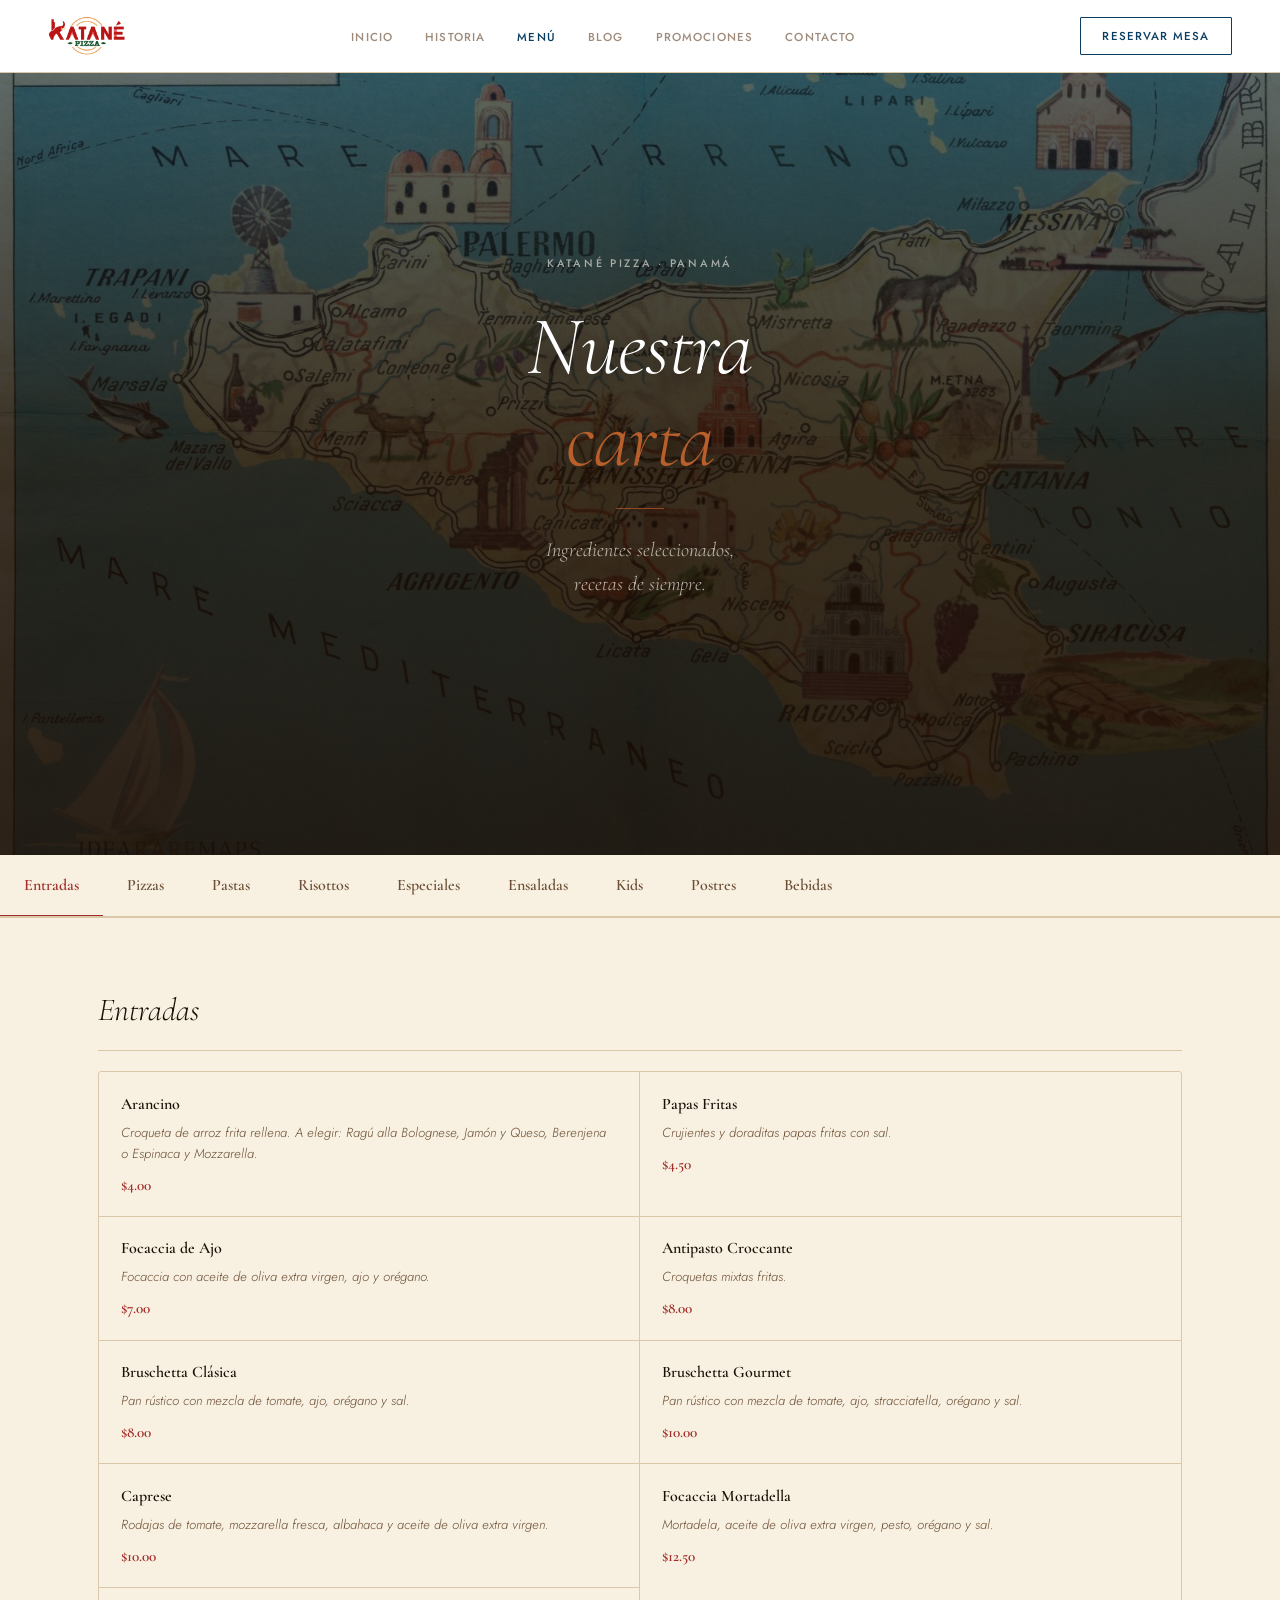
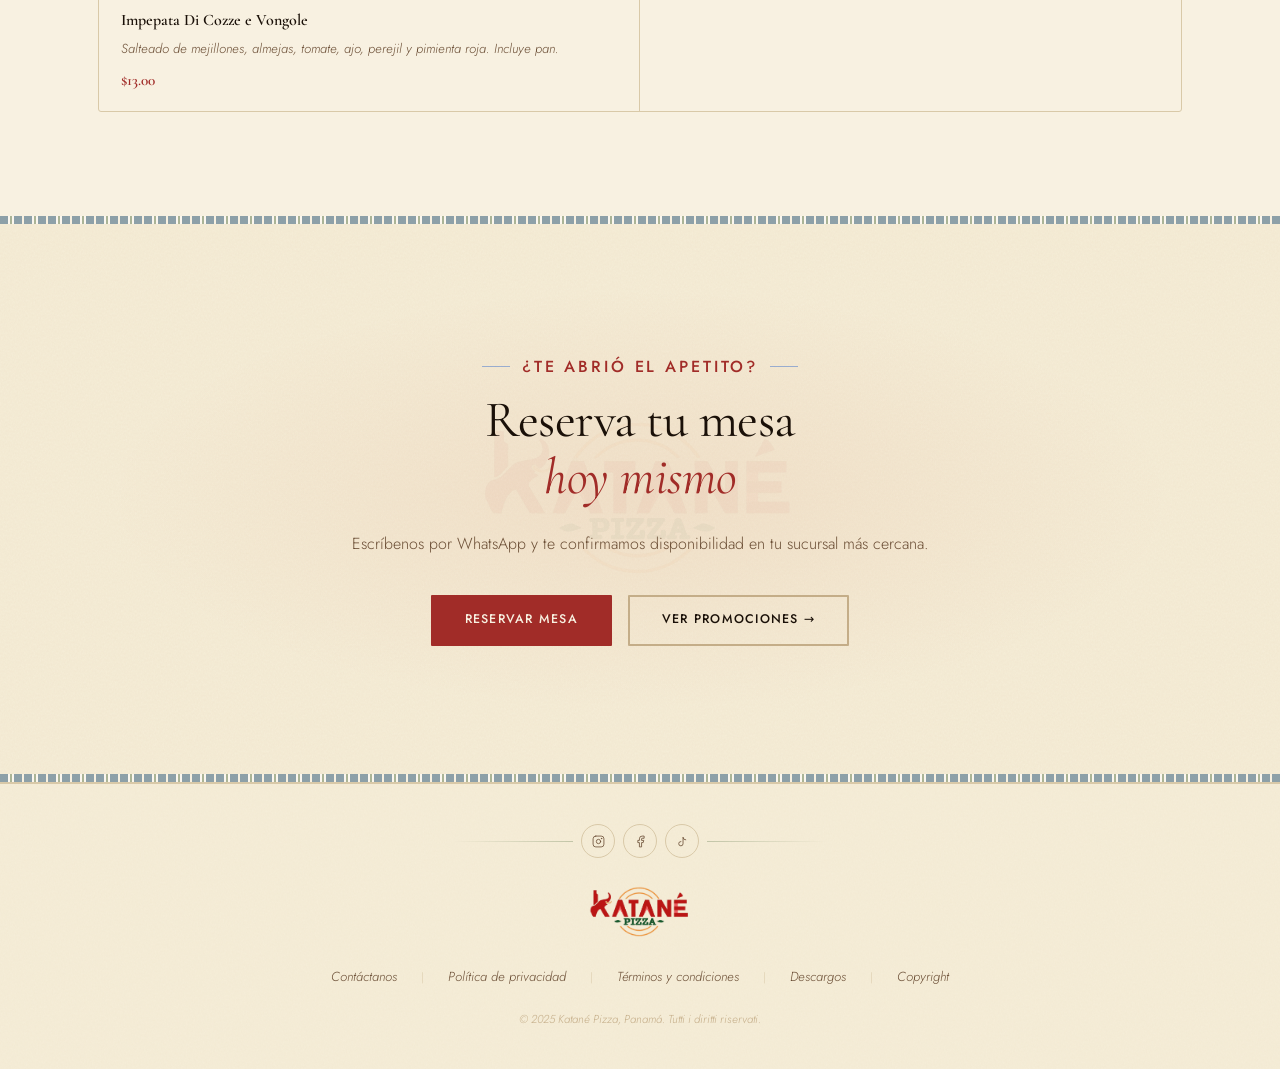
<file: menu.html>
<!DOCTYPE html>
<html lang="es">
<head>
<meta charset="UTF-8"/>
<meta name="viewport" content="width=device-width, initial-scale=1.0"/>
<title>Menú — Katané Pizza</title>
<meta name="description" content="Menú completo de Katané Pizza: pizzas artesanales, pastas frescas, risottos, entradas, ensaladas, postres y bebidas."/>
<link rel="preconnect" href="https://fonts.googleapis.com"/>
<link rel="preconnect" href="https://fonts.gstatic.com" crossorigin/>
<link href="https://fonts.googleapis.com/css2?family=Cormorant+Garamond:ital,wght@0,300;0,400;0,600;0,700;1,300;1,400;1,600&family=Jost:wght@300;400;500&family=Pacifico&display=swap" rel="stylesheet"/>
<link rel="stylesheet" href="katane.css"/>
<style>
/* ── MENÚ 3 NIVELES ──────────────────────── */
.menu-wrap { max-width:var(--w); margin-inline:auto; padding-block:2rem; }

/* NIVEL 1 — Categorías principales */
.cat-nav {
  display:flex;
  gap:0;
  overflow-x:auto;
  overflow-y:hidden;
  justify-content:flex-start;
  border-bottom:2px solid var(--arena-med);
  margin-bottom:0;
  scrollbar-width:thin;
  scrollbar-color:var(--rojo) var(--arena);
  position:sticky;
  top:75px;
  z-index:99;
  background:var(--crema);
  -webkit-overflow-scrolling:touch;
  scroll-snap-type:x proximity;
}
.cat-nav::-webkit-scrollbar {
  height:3px;
}
.cat-nav::-webkit-scrollbar-track {
  background:var(--arena);
}
.cat-nav::-webkit-scrollbar-thumb {
  background:var(--rojo);
  border-radius:2px;
}
.cat-btn {
  font-family:var(--ff-d); font-size:1rem; font-weight:600;
  color:var(--warm); padding:1rem 1.5rem;
  border:none; background:transparent; cursor:pointer;
  white-space:nowrap; position:relative;
  border-bottom:3px solid transparent;
  margin-bottom:-2px; transition:color .25s;
  scroll-snap-align:start;
  flex-shrink:0;
}
.cat-btn:hover { color:var(--tinta); }
.cat-btn.on { color:var(--rojo); border-bottom-color:var(--rojo); }

/* NIVEL 2 — Subcategorías */
.subcat-nav {
  display:flex;
  gap:0;
  overflow-x:auto;
  overflow-y:hidden;
  background:var(--arena);
  border-bottom:1px solid var(--arena-med);
  scrollbar-width:thin;
  scrollbar-color:var(--azul) var(--arena-med);
  padding:0 var(--g);
  -webkit-overflow-scrolling:touch;
  scroll-snap-type:x proximity;
}
.subcat-nav::-webkit-scrollbar {
  height:3px;
}
.subcat-nav::-webkit-scrollbar-track {
  background:var(--arena-med);
}
.subcat-nav::-webkit-scrollbar-thumb {
  background:var(--azul);
  border-radius:2px;
}
.subcat-btn {
  font-family:var(--ff-b); font-size:.72rem; font-weight:500;
  letter-spacing:.1em; text-transform:uppercase;
  color:var(--warm); padding:.7rem 1.25rem;
  border:none; background:transparent; cursor:pointer;
  white-space:nowrap; position:relative;
  border-bottom:2px solid transparent;
  margin-bottom:-1px; transition:color .25s;
  scroll-snap-align:start;
  flex-shrink:0;
}
.subcat-btn:hover { color:var(--tinta); }
.subcat-btn.on { color:var(--azul); border-bottom-color:var(--azul); }

/* NIVEL 3 — Grupos de platos */
.menu-panel { display:none; padding:2rem var(--g); }
.menu-panel.on { display:block; }
.menu-grupo { margin-bottom:2.5rem; }
.menu-grupo-tit {
  font-family:var(--ff-d); font-size:clamp(1.4rem,2.5vw,2rem);
  font-weight:300; font-style:italic; color:var(--tinta);
  margin-bottom:1.25rem; padding-bottom:.75rem;
  border-bottom:1px solid var(--arena-med);
}

/* NIVEL 4 — Platos sin foto */
.platos-g {
  display:grid; grid-template-columns:1fr 1fr;
  gap:0; background:var(--crema);
  border:1px solid var(--arena-med); border-radius:3px;
  overflow:hidden; align-items:stretch;
}
.plato-item {
  padding:1.1rem 1.4rem;
  border-bottom:1px solid var(--arena-med);
  border-right:1px solid var(--arena-med);
  transition:background .2s;
  align-self:stretch;
  display:flex;
  flex-direction:column;
  justify-content:flex-start;
}
.plato-item:hover { background:var(--arena); }
.plato-item:nth-child(even) {
  border-right:none;
}
.plato-item:nth-last-child(-n+2):not(:nth-child(odd):last-child) {
  border-bottom:none;
}
.plato-item:last-child {
  border-bottom:none;
}
.plato-item:nth-last-child(2):nth-child(odd) {
  border-bottom:none;
}
.plato-nom {
  font-family:var(--ff-d); font-size:1rem; font-weight:600;
  color:var(--tinta); margin-bottom:.25rem;
}
.plato-des {
  font-size:.82rem; color:var(--warm);
  line-height:1.6; font-style:italic; margin-bottom:.5rem;
}
.plato-prc {
  font-family:var(--ff-d); font-size:.95rem;
  font-weight:600; color:var(--rojo);
}
.plato-tag {
  font-size:.62rem; letter-spacing:.08em;
  text-transform:uppercase; color:var(--oliva);
  font-family:var(--ff-b); margin-bottom:.25rem;
}
@media(max-width:600px){
  .platos-g { grid-template-columns:1fr; }
  .plato-item { border-right:none !important; }
  .plato-item:nth-last-child(1) { border-bottom:none; }
  .plato-item:nth-last-child(2) { border-bottom:1px solid var(--arena-med); }
  .cat-btn { font-size:.85rem; padding:.85rem 1rem; }
}
</style>
</head>
<body>

<nav class="nav" id="nav">
  <a class="nav-logo" href="index.html"><img src="katane_logo.png" alt="Katané Pizza"/></a>
  <ul class="nav-links" role="list">
    <li><a href="index.html">Inicio</a></li>
    <li><a href="historia.html">Historia</a></li>
    <li><a href="menu.html" class="activo">Menú</a></li>
    <li><a href="blog.html">Blog</a></li>
    <li><a href="promociones.html">Promociones</a></li>
    <li><a href="contacto.html">Contacto</a></li>
  </ul>
  <a href="https://wa.me/50769624549" class="nav-cta" target="_blank" rel="noopener">Reservar mesa</a>
  <button class="hamb" id="hambBtn" aria-label="Abrir menú" aria-expanded="false"><span></span><span></span><span></span></button>
</nav>
<div class="mm" id="mm">
  <a href="index.html"    class="lm">Inicio</a>
  <a href="historia.html" class="lm">Historia</a>
  <a href="menu.html"     class="lm">Menú</a>
  <a href="blog.html"     class="lm">Blog</a>
  <a href="promociones.html" class="lm">Promociones</a>
  <a href="contacto.html" class="lm">Contacto</a>
</div>

<!-- HERO -->
<section style="min-height:95vh;position:relative;display:flex;align-items:center;justify-content:center;overflow:hidden;background:#1a0e06">
  <div style="position:absolute;inset:0;z-index:0">

    <img src="sicilia.jpg" alt="Katané Menú" style="width:100%;height:100%;object-fit:cover;display:block;opacity:.55"/>
  </div>
  <div style="position:absolute;inset:0;z-index:1;background:linear-gradient(to bottom,rgba(10,61,98,.35) 0%,rgba(26,14,6,.72) 55%,rgba(26,14,6,.85) 100%)"></div>
  <div style="position:relative;z-index:2;text-align:center;padding:2rem var(--g);max-width:820px;margin-inline:auto">
    <p style="font-family:var(--ff-b);font-size:.68rem;font-weight:500;letter-spacing:.25em;text-transform:uppercase;color:rgba(250,245,234,.6);margin-bottom:1.75rem">Katané Pizza · Panamá</p>
    <h1 style="font-family:var(--ff-d);font-size:clamp(2.8rem,6.5vw,5.5rem);font-weight:300;font-style:italic;color:#ffffff;line-height:1.1;letter-spacing:-.01em;margin-bottom:1rem;text-shadow:0 2px 20px rgba(0,0,0,.4)">Nuestra<br><span style="color:var(--limon)">carta</span></h1>
    <div style="width:48px;height:1px;background:var(--limon);margin:1.5rem auto;opacity:.7"></div>
    <p style="font-family:var(--ff-d);font-style:italic;font-size:clamp(1rem,1.8vw,1.25rem);color:rgba(250,245,234,.72);line-height:1.7;max-width:480px;margin-inline:auto">Ingredientes seleccionados,<br>recetas de siempre.</p>
  </div>
</section>


<!-- NIVEL 1: Categorías principales -->
<div class="cat-nav" id="catNav">
  <button class="cat-btn on" onclick="cambiarCat('entradas')">Entradas</button>
  <button class="cat-btn" onclick="cambiarCat('pizzas')">Pizzas</button>
  <button class="cat-btn" onclick="cambiarCat('pastas')">Pastas</button>
  <button class="cat-btn" onclick="cambiarCat('risottos')">Risottos</button>
  <button class="cat-btn" onclick="cambiarCat('especiales')">Especiales</button>
  <button class="cat-btn" onclick="cambiarCat('ensaladas')">Ensaladas</button>
  <button class="cat-btn" onclick="cambiarCat('kids')">Kids</button>
  <button class="cat-btn" onclick="cambiarCat('postres')">Postres</button>
  <button class="cat-btn" onclick="cambiarCat('bebidas')">Bebidas</button>
</div>

<!-- NIVEL 2 + 3: Subcategorías y platos -->
<div class="menu-wrap">

  <!-- ── PIZZAS ── -->
  <div id="cat-pizzas" style="display:none">
    <div class="subcat-nav">
      <button class="subcat-btn on" onclick="cambiarSub('pizzas','rojas')">Rojas</button>
      <button class="subcat-btn" onclick="cambiarSub('pizzas','blancas')">Blancas</button>
      <button class="subcat-btn" onclick="cambiarSub('pizzas','gourmet')">Gourmet</button>
      <button class="subcat-btn" onclick="cambiarSub('pizzas','calzone')">Calzone</button>
      <button class="subcat-btn" onclick="cambiarSub('pizzas','burger')">Pizza Burger</button>
    </div>
    <div id="pizzas-rojas" class="menu-panel on">
      <div class="menu-grupo">
        <div class="menu-grupo-tit">Pizzas Rojas</div>
        <div class="platos-g">
          <div class="plato-item"><div class="plato-nom">Pizza Napolitana</div><div class="plato-des">Salsa de tomate, orégano y ajo.</div><div class="plato-prc">$9.00 / $13.00</div></div>
          <div class="plato-item"><div class="plato-nom">Pizza Margarita</div><div class="plato-des">Salsa de tomate, mozzarella y albahaca.</div><div class="plato-prc">$10.00 / $14.00</div></div>
          <div class="plato-item"><div class="plato-nom">Pizza Margarita Bufalina</div><div class="plato-des">Salsa de tomate, mozzarella de búfala y albahaca.</div><div class="plato-prc">$13.00</div></div>
          <div class="plato-item"><div class="plato-nom">Pizza de Pepperoni</div><div class="plato-des">Salsa de tomate, mozzarella y pepperoni.</div><div class="plato-prc">$11.00 / $15.00</div></div>
          <div class="plato-item"><div class="plato-nom">Pizza de Jamón</div><div class="plato-des">Salsa de tomate, mozzarella y jamón cocido.</div><div class="plato-prc">$11.00 / $15.00</div></div>
          <div class="plato-item"><div class="plato-nom">Pizza Panamá</div><div class="plato-des">Salsa de tomate, mozzarella y pollo.</div><div class="plato-prc">$11.00 / $15.00</div></div>
          <div class="plato-item"><div class="plato-nom">Pizza Romana</div><div class="plato-des">Salsa de tomate, mozzarella y anchoas.</div><div class="plato-prc">$11.00 / $15.00</div></div>
          <div class="plato-item"><div class="plato-nom">Pizza Siciliana</div><div class="plato-des">Salsa de tomate, mozzarella, anchoas, aceitunas kalamatas y alcaparras.</div><div class="plato-prc">$12.00 / $16.00</div></div>
          <div class="plato-item"><div class="plato-nom">Pizza Hawaiana</div><div class="plato-des">Salsa de tomate, mozzarella, piña fresca y jamón cocido.</div><div class="plato-prc">$12.00 / $16.00</div></div>
          <div class="plato-item"><div class="plato-nom">Pizza de Maíz</div><div class="plato-des">Salsa de tomate, mozzarella, maíz y tocino.</div><div class="plato-prc">$12.00 / $16.00</div></div>
          <div class="plato-item"><div class="plato-nom">Pizza de Pesto</div><div class="plato-des">Salsa de tomate, mozzarella, pesto, tomate cherry y parmesano.</div><div class="plato-prc">$13.00 / $17.00</div></div>
          <div class="plato-item"><div class="plato-nom">Pizza Italia</div><div class="plato-des">Salsa de tomate, mozzarella, prosciutto crudo, tomate cherry y parmesano.</div><div class="plato-prc">$14.00 / $18.00</div></div>
          <div class="plato-item"><div class="plato-nom">Pizza Pollo y BBQ</div><div class="plato-des">Salsa de tomate, mozzarella, pollo, salsa bbq, cebolla y tocino.</div><div class="plato-prc">$14.00 / $18.00</div></div>
          <div class="plato-item"><div class="plato-nom">Pizza Vegetariana</div><div class="plato-des">Salsa de tomate, mozzarella, pimentones, hongos, cebolla, tomate cherry y aceitunas kalamatas.</div><div class="plato-prc">$14.00 / $18.00</div></div>
          <div class="plato-item"><div class="plato-nom">Pizza Rústica</div><div class="plato-des">Salsa de tomate, mozzarella, chorizo italiano, papas al horno, cebolla y romero.</div><div class="plato-prc">$14.00 / $18.00</div></div>
          <div class="plato-item"><div class="plato-nom">Pizza 4 Estaciones</div><div class="plato-des">Salsa de tomate, mozzarella, alcachofas, jamón, aceitunas kalamatas y hongos.</div><div class="plato-prc">$14.00 / $18.00</div></div>
          <div class="plato-item"><div class="plato-nom">Pizza Caprichosa</div><div class="plato-des">Salsa de tomate, mozzarella, alcachofas, jamón cocido y hongos.</div><div class="plato-prc">$14.00 / $18.00</div></div>
          <div class="plato-item"><div class="plato-nom">Pizza Parma</div><div class="plato-des">Salsa de tomate, mozzarella, hongos frescos, prosciutto crudo y parmesano.</div><div class="plato-prc">$14.00 / $18.00</div></div>
          <div class="plato-item"><div class="plato-nom">Pizza Carnívora</div><div class="plato-des">Salsa de tomate, mozzarella, pepperoni, chorizo italiano y jamón.</div><div class="plato-prc">$15.00 / $19.00</div></div>
          <div class="plato-item"><div class="plato-nom">Pizza Combinación</div><div class="plato-des">Salsa de tomate, mozzarella, pepperoni, chorizo, pimentones, aceitunas, cebolla y hongos.</div><div class="plato-prc">$16.00 / $20.00</div></div>
        </div>
      </div>
    </div>
    <div id="pizzas-blancas" class="menu-panel">
      <div class="menu-grupo">
        <div class="menu-grupo-tit">Pizzas Blancas</div>
        <div class="platos-g">
          <div class="plato-item"><div class="plato-nom">Pizza 5 Quesos</div><div class="plato-des">Mozzarella, queso azul, queso suizo, queso crema, parmesano y pimienta negra.</div><div class="plato-prc">$14.00 / $18.00</div></div>
          <div class="plato-item"><div class="plato-nom">Pizza Carbonara</div><div class="plato-des">Mozzarella, tocino, huevo revuelto, parmesano y pimienta negra.</div><div class="plato-prc">$14.00 / $18.00</div></div>
          <div class="plato-item"><div class="plato-nom">Pizza Pollo Pesto</div><div class="plato-des">Mozzarella, pollo y pesto de albahaca.</div><div class="plato-prc">$14.00 / $18.00</div></div>
          <div class="plato-item"><div class="plato-nom">Pizza de Camarón</div><div class="plato-des">Mozzarella, camarones, crema de leche, ajo y perejil.</div><div class="plato-prc">$14.00 / $18.00</div></div>
          <div class="plato-item"><div class="plato-nom">Pizza Full Carnívora</div><div class="plato-des">Mozzarella, pollo, tocino, pepperoni, chorizo italiano y jamón.</div><div class="plato-prc">$16.00 / $20.00</div></div>
          <div class="plato-item"><div class="plato-nom">Pizza de Mortadela</div><div class="plato-des">Burrata, mozzarella, mortadela y pesto.</div><div class="plato-prc">$17.00 / $21.00</div></div>
          <div class="plato-item"><div class="plato-nom">Pizza Riquezas del Mar</div><div class="plato-des">Salsa blanca, mozzarella, calamares, camarones, almejas, mejillones y tomate cherry. Solo consumo en local.</div><div class="plato-prc">$22.00</div></div>
        </div>
      </div>
    </div>
    <div id="pizzas-gourmet" class="menu-panel">
      <div class="menu-grupo">
        <div class="menu-grupo-tit">Pizzas Gourmet</div>
        <div class="platos-g">
          <div class="plato-item"><div class="plato-nom">Gourmet Norma</div><div class="plato-des">Salsa de tomate, mozzarella, berenjena y queso ricotta rallado.</div><div class="plato-prc">$15.00 / $19.00</div></div>
          <div class="plato-item"><div class="plato-nom">Gourmet Parmigiana</div><div class="plato-des">Salsa de tomate, mozzarella, berenjena, huevo, jamón y parmesano.</div><div class="plato-prc">$15.00 / $19.00</div></div>
          <div class="plato-item"><div class="plato-nom">Gourmet Salmón</div><div class="plato-des">Salsa rosada, mozzarella, salmón ahumado, queso crema, cebolla y alcaparras.</div><div class="plato-prc">$16.00 / $20.00</div></div>
          <div class="plato-item"><div class="plato-nom">Gourmet Limón</div><div class="plato-des">Salsa de tomate, mozzarella, jamón, queso crema, hongos y limón rallado.</div><div class="plato-prc">$16.00 / $20.00</div></div>
          <div class="plato-item"><div class="plato-nom">Gourmet Ajo Rojo</div><div class="plato-des">Salsa de tomate, mozzarella, aceitunas kalamatas y mezcla cruda de tomate cherry, albahaca, ajo y aceite de oliva.</div><div class="plato-prc">$16.00 / $20.00</div></div>
          <div class="plato-item"><div class="plato-tag">Signature</div><div class="plato-nom">Gourmet Katané</div><div class="plato-des">Salsa de tomate, mozzarella, prosciutto crudo, tomate cherry, queso crema, arúgula y parmesano.</div><div class="plato-prc">$17.00 / $21.00</div></div>
        </div>
      </div>
    </div>
    <div id="pizzas-calzone" class="menu-panel">
      <div class="menu-grupo">
        <div class="menu-grupo-tit">Calzone</div>
        <div class="platos-g">
          <div class="plato-item"><div class="plato-nom">Calzone de Pepperoni</div><div class="plato-des">Salsa de tomate, mozzarella y pepperoni.</div><div class="plato-prc">$12.00</div></div>
          <div class="plato-item"><div class="plato-nom">Calzone de Jamón</div><div class="plato-des">Salsa de tomate, mozzarella y jamón cocido.</div><div class="plato-prc">$12.00</div></div>
          <div class="plato-item"><div class="plato-nom">Calzone Combinación</div><div class="plato-des">Salsa de tomate, mozzarella, pepperoni, chorizo, pimentones, aceitunas, cebolla y hongos.</div><div class="plato-prc">$16.00</div></div>
          <div class="plato-item"><div class="plato-nom">Calzone Carnívora</div><div class="plato-des">Salsa de tomate, mozzarella, pepperoni, chorizo italiano y jamón.</div><div class="plato-prc">$16.00</div></div>
        </div>
      </div>
      <div class="menu-grupo">
        <div class="menu-grupo-tit">Calzone Abierto</div>
        <div class="platos-g">
          <div class="plato-item"><div class="plato-nom">Taormina</div><div class="plato-des">Jamón serrano, stracciatella y rúcula fresca.</div><div class="plato-prc">$15.00</div></div>
          <div class="plato-item"><div class="plato-nom">Ortigia</div><div class="plato-des">Mortadela, burrata y lechuga rizada.</div><div class="plato-prc">$15.00</div></div>
          <div class="plato-item"><div class="plato-nom">Etna</div><div class="plato-des">Mozzarella fresca, pomodoro en rodajas y albahaca.</div><div class="plato-prc">$15.00</div></div>
        </div>
      </div>
    </div>
    <div id="pizzas-burger" class="menu-panel">
      <div class="menu-grupo">
        <div class="menu-grupo-tit">Pizza Burger</div>
        <div class="platos-g">
          <div class="plato-item"><div class="plato-nom">Katachorizo Burger</div><div class="plato-des">½ lb de carne con chorizo italiano, cebolla caramelizada, pimentones asados, lechuga, queso suizo y crema de pimentones.</div><div class="plato-prc">$13.00</div></div>
          <div class="plato-item"><div class="plato-nom">Katangus Burger</div><div class="plato-des">½ lb de carne angus, lechuga, cebolla caramelizada, queso suizo y salsa de hongos trufada.</div><div class="plato-prc">$14.00</div></div>
          <div class="plato-item"><div class="plato-nom">Parmigiana Burger</div><div class="plato-des">Berenjena, huevo, mozzarella, salsa de tomate y guisantes. Vegetariana.</div><div class="plato-prc">$14.00</div></div>
        </div>
      </div>
    </div>
  </div>

  <!-- ── PASTAS ── -->
  <div id="cat-pastas" style="display:none">
    <div class="subcat-nav">
      <button class="subcat-btn on" onclick="cambiarSub('pastas','clasicas')">Clásicas</button>
      <button class="subcat-btn" onclick="cambiarSub('pastas','mar')">Del Mar</button>
      <button class="subcat-btn" onclick="cambiarSub('pastas','frescas')">Frescas</button>
      <button class="subcat-btn" onclick="cambiarSub('pastas','lasanas')">Lasañas</button>
    </div>
    <div id="pastas-clasicas" class="menu-panel on">
      <div class="menu-grupo">
        <div class="menu-grupo-tit">Pastas Clásicas</div>
        <div class="platos-g">
          <div class="plato-item"><div class="plato-nom">Pasta Napoletana</div><div class="plato-des">Salsa de tomate, aceite de oliva extra virgen y albahaca.</div><div class="plato-prc">$10.00</div></div>
          <div class="plato-item"><div class="plato-nom">Pasta Pesto</div><div class="plato-des">Pasta con pesto de albahaca de la casa.</div><div class="plato-prc">$10.00</div></div>
          <div class="plato-item"><div class="plato-nom">Paccheri Alla Norma</div><div class="plato-des">Paccheri con salsa de tomate, berenjena, ajo, albahaca y ricotta rallado.</div><div class="plato-prc">$11.00</div></div>
          <div class="plato-item"><div class="plato-nom">Pasta Amatriciana</div><div class="plato-des">Salsa de tomate, parmesano, tocino y pimienta roja.</div><div class="plato-prc">$11.00</div></div>
          <div class="plato-item"><div class="plato-nom">Pasta Carbonara</div><div class="plato-des">Tocino, huevo, parmesano y pimienta negra.</div><div class="plato-prc">$11.00</div></div>
          <div class="plato-item"><div class="plato-nom">Pasta Ragú Alla Bolognese</div><div class="plato-des">Salsa de tomate, carne molida de res y cerdo con pimienta negra.</div><div class="plato-prc">$11.00</div></div>
          <div class="plato-item"><div class="plato-nom">Pasta Prosciutto e Funghi</div><div class="plato-des">Jamón cocido, hongos frescos, crema de leche y pimienta negra.</div><div class="plato-prc">$11.00</div></div>
          <div class="plato-item"><div class="plato-nom">Pasta Alfredo con Pollo</div><div class="plato-des">Pollo y crema de leche.</div><div class="plato-prc">$11.00</div></div>
          <div class="plato-item"><div class="plato-nom">Pasta Alfredo con Hongos</div><div class="plato-des">Hongos en crema de leche, pimienta negra y aceite de trufa.</div><div class="plato-prc">$12.00</div></div>
          <div class="plato-item"><div class="plato-nom">Pasta Puttanesca</div><div class="plato-des">Salsa de tomate, anchoas, ajo, alcaparras, aceitunas negras, perejil y pimienta roja.</div><div class="plato-prc">$12.00</div></div>
          <div class="plato-item"><div class="plato-nom">Pasta Pollo Pesto</div><div class="plato-des">Pollo, pesto, cebolla, crema de leche y tomate cherry.</div><div class="plato-prc">$12.00</div></div>
          <div class="plato-item"><div class="plato-tag">Signature</div><div class="plato-nom">Pasta Katané</div><div class="plato-des">Prosciutto crudo, salsa rosada, queso azul, arúgula y tomate cherry.</div><div class="plato-prc">$13.00</div></div>
        </div>
      </div>
    </div>
    <div id="pastas-mar" class="menu-panel">
      <div class="menu-grupo">
        <div class="menu-grupo-tit">Pastas del Mar</div>
        <div class="platos-g">
          <div class="plato-item"><div class="plato-nom">Farfalle al Salmone</div><div class="plato-des">Salmón ahumado, tomate cherry, alcaparras, cebolla, salsa rosada y perejil.</div><div class="plato-prc">$14.00</div></div>
          <div class="plato-item"><div class="plato-nom">Linguine con Vongole</div><div class="plato-des">Almejas, tomate cherry, ajo, pimienta roja, aceite de oliva y perejil.</div><div class="plato-prc">$14.00</div></div>
          <div class="plato-item"><div class="plato-nom">Alfredo con Gamberetti</div><div class="plato-des">Salsa blanca con camarones, ajo y perejil.</div><div class="plato-prc">$14.00</div></div>
          <div class="plato-item"><div class="plato-nom">Linguine allo Scoglio</div><div class="plato-des">Mixtos de mariscos, almejas, langostino, tomate cherry, ajo y perejil.</div><div class="plato-prc">$16.00</div></div>
          <div class="plato-item"><div class="plato-nom">Linguine Don Gaetano</div><div class="plato-des">Langostinos, tomate cherry, ajo, pimienta roja, salsa rosada y perejil.</div><div class="plato-prc">$16.00</div></div>
          <div class="plato-item"><div class="plato-nom">Linguine con Gamberoni</div><div class="plato-des">Langostinos, tomate cherry, ajo, pimienta roja, zucchini y aceite de oliva.</div><div class="plato-prc">$16.00</div></div>
          <div class="plato-item"><div class="plato-nom">Linguine con Pulpo</div><div class="plato-des">Pulpo, crema de parmesano, ajo, pimienta roja, tomate cherry y perejil.</div><div class="plato-prc">$16.00</div></div>
        </div>
      </div>
    </div>
    <div id="pastas-frescas" class="menu-panel">
      <div class="menu-grupo">
        <div class="menu-grupo-tit">Pastas Frescas</div>
        <div class="platos-g">
          <div class="plato-item"><div class="plato-nom">Ravioli al Formaggio</div><div class="plato-des">Ravioli relleno de queso en salsa napolitana o boloñesa.</div><div class="plato-prc">$14.00</div></div>
          <div class="plato-item"><div class="plato-nom">Ravioli Spinaci e Ricotta</div><div class="plato-des">Ravioli de espinaca y ricotta en salsa napolitana o boloñesa.</div><div class="plato-prc">$14.00</div></div>
          <div class="plato-item"><div class="plato-nom">Gnocchi al Ragú</div><div class="plato-des">Gnocchi de harina y papa en salsa boloñesa.</div><div class="plato-prc">$14.00</div></div>
          <div class="plato-item"><div class="plato-nom">Gnocchi al Pesto</div><div class="plato-des">Gnocchi de harina y papa en salsa pesto.</div><div class="plato-prc">$14.00</div></div>
          <div class="plato-item"><div class="plato-nom">Ravioli di Salmone e Ricotta</div><div class="plato-des">Ravioli de salmón en salsa blanca con alcaparras, tomate cherry, cebolla y perejil.</div><div class="plato-prc">$16.00</div></div>
        </div>
      </div>
    </div>
    <div id="pastas-lasanas" class="menu-panel">
      <div class="menu-grupo">
        <div class="menu-grupo-tit">Lasañas</div>
        <div class="platos-g">
          <div class="plato-item"><div class="plato-nom">Lasagna Di Carne</div><div class="plato-des">Ragú a la boloñesa, carne molida, salsa roja, mozzarella, parmesano y bechamel.</div><div class="plato-prc">$11.00</div></div>
          <div class="plato-item"><div class="plato-nom">Lasagna Di Pollo</div><div class="plato-des">Pollo, tocino, bechamel, mozzarella y parmesano. Salsa blanca.</div><div class="plato-prc">$11.00</div></div>
          <div class="plato-item"><div class="plato-nom">Lasagna Parmigiana Vegetariana</div><div class="plato-des">Sin pasta, con berenjenas, salsa de tomate, mozzarella, guisantes, huevo, parmesano y albahaca.</div><div class="plato-prc">$11.00</div></div>
        </div>
      </div>
    </div>
  </div>

  <!-- ── ENTRADAS ── -->
  <div id="cat-entradas" style="display:block">
    <div class="menu-panel on">
      <div class="menu-grupo">
        <div class="menu-grupo-tit">Entradas</div>
        <div class="platos-g">
          <div class="plato-item"><div class="plato-nom">Arancino</div><div class="plato-des">Croqueta de arroz frita rellena. A elegir: Ragú alla Bolognese, Jamón y Queso, Berenjena o Espinaca y Mozzarella.</div><div class="plato-prc">$4.00</div></div>
          <div class="plato-item"><div class="plato-nom">Papas Fritas</div><div class="plato-des">Crujientes y doraditas papas fritas con sal.</div><div class="plato-prc">$4.50</div></div>
          <div class="plato-item"><div class="plato-nom">Focaccia de Ajo</div><div class="plato-des">Focaccia con aceite de oliva extra virgen, ajo y orégano.</div><div class="plato-prc">$7.00</div></div>
          <div class="plato-item"><div class="plato-nom">Antipasto Croccante</div><div class="plato-des">Croquetas mixtas fritas.</div><div class="plato-prc">$8.00</div></div>
          <div class="plato-item"><div class="plato-nom">Bruschetta Clásica</div><div class="plato-des">Pan rústico con mezcla de tomate, ajo, orégano y sal.</div><div class="plato-prc">$8.00</div></div>
          <div class="plato-item"><div class="plato-nom">Bruschetta Gourmet</div><div class="plato-des">Pan rústico con mezcla de tomate, ajo, stracciatella, orégano y sal.</div><div class="plato-prc">$10.00</div></div>
          <div class="plato-item"><div class="plato-nom">Caprese</div><div class="plato-des">Rodajas de tomate, mozzarella fresca, albahaca y aceite de oliva extra virgen.</div><div class="plato-prc">$10.00</div></div>
          <div class="plato-item"><div class="plato-nom">Focaccia Mortadella</div><div class="plato-des">Mortadela, aceite de oliva extra virgen, pesto, orégano y sal.</div><div class="plato-prc">$12.50</div></div>
          <div class="plato-item"><div class="plato-nom">Impepata Di Cozze e Vongole</div><div class="plato-des">Salteado de mejillones, almejas, tomate, ajo, perejil y pimienta roja. Incluye pan.</div><div class="plato-prc">$13.00</div></div>
        </div>
      </div>
    </div>
  </div>

  <!-- ── RISOTTOS ── -->
  <div id="cat-risottos" style="display:none">
    <div class="menu-panel on">
      <div class="menu-grupo">
        <div class="menu-grupo-tit">Risottos</div>
        <div class="platos-g">
          <div class="plato-item"><div class="plato-nom">Risotto Funghi Porcini</div><div class="plato-des">Hongos, chorizo italiano, ajo, perejil y parmesano.</div><div class="plato-prc">$17.00</div></div>
          <div class="plato-item"><div class="plato-nom">Risotto allo Scoglio</div><div class="plato-des">Mixtos de mariscos, mejillones, almejas, langostino, tomate cherry, ajo y aceite de oliva.</div><div class="plato-prc">$18.00</div></div>
          <div class="plato-item"><div class="plato-nom">Risotto de Pulpo</div><div class="plato-des">Pulpo, tomate cherry, ajo, perejil y crema de parmesano.</div><div class="plato-prc">$18.00</div></div>
        </div>
      </div>
    </div>
  </div>

  <!-- ── ESPECIALES ── -->
  <div id="cat-especiales" style="display:none">
    <div class="menu-panel on">
      <div class="menu-grupo">
        <div class="menu-grupo-tit">Platos Especiales de la Casa</div>
        <div class="platos-g">
          <div class="plato-item"><div class="plato-nom">Spaghetti della Nonna</div><div class="plato-des">Spaghetti en salsa napolitana y albóndigas de res.</div><div class="plato-prc">$15.00</div></div>
          <div class="plato-item"><div class="plato-nom">Milanesa di Pollo con Fettuccine Alfredo</div><div class="plato-des">Milanesa de pollo apanada y frita con fettuccine en salsa Alfredo.</div><div class="plato-prc">$15.00</div></div>
          <div class="plato-item"><div class="plato-nom">Milanesa di Carne y Pasta</div><div class="plato-des">Milanesa de carne con pasta al óleo, ajo y peperoncino.</div><div class="plato-prc">$16.00</div></div>
          <div class="plato-item"><div class="plato-nom">Salmone e Ravioli</div><div class="plato-des">Cola de salmón 7oz con raviolis frescos de salmón y ricotta, salsa blanca, alcaparras, tomate cherry, cebolla y perejil.</div><div class="plato-prc">$17.00</div></div>
        </div>
      </div>
    </div>
  </div>

  <!-- ── ENSALADAS ── -->
  <div id="cat-ensaladas" style="display:none">
    <div class="menu-panel on">
      <div class="menu-grupo">
        <div class="menu-grupo-tit">Ensaladas</div>
        <div class="platos-g">
          <div class="plato-item"><div class="plato-nom">Ensalada Mediterránea</div><div class="plato-des">Queso feta, lechuga, berenjena, pepino, aceitunas kalamatas, tomate cherry y hongos.</div><div class="plato-prc">$10.00</div></div>
          <div class="plato-item"><div class="plato-nom">Ensalada Tía Maria</div><div class="plato-des">Pollo a la plancha sobre lechuga romana, zucchini a la parrilla y pimentón con parmesano.</div><div class="plato-prc">$11.00</div></div>
          <div class="plato-item"><div class="plato-nom">Ensalada Trinacria</div><div class="plato-des">Salmón o pulpo, apio, aceitunas verdes, arúgula y pimentón.</div><div class="plato-prc">$12.00</div></div>
          <div class="plato-item"><div class="plato-nom">Ensalada Italiana</div><div class="plato-des">Burrata, jamón serrano, arúgula, tomate cherry y vinagre balsámico.</div><div class="plato-prc">$15.00</div></div>
        </div>
      </div>
    </div>
  </div>

  <!-- ── KIDS ── -->
  <div id="cat-kids" style="display:none">
    <div class="menu-panel on">
      <div class="menu-grupo">
        <div class="menu-grupo-tit">Menú Kids</div>
        <div class="platos-g">
          <div class="plato-item"><div class="plato-nom">Pasta Kids al Pomodoro</div><div class="plato-des">Pasta en salsa de tomate, porción de 100g.</div><div class="plato-prc">$8.00</div></div>
          <div class="plato-item"><div class="plato-nom">Pasta Kids en Salsa Rosada</div><div class="plato-des">Pasta en salsa rosada, porción de 100g.</div><div class="plato-prc">$8.00</div></div>
          <div class="plato-item"><div class="plato-nom">Pizza Kids de Queso</div><div class="plato-des">Salsa de tomate y mozzarella. Tamaño 10". Incluye papas fritas.</div><div class="plato-prc">$9.00</div></div>
          <div class="plato-item"><div class="plato-nom">Pizza Kids de Jamón</div><div class="plato-des">Salsa de tomate, mozzarella y jamón. Tamaño 10". Incluye papas fritas.</div><div class="plato-prc">$9.00</div></div>
          <div class="plato-item"><div class="plato-nom">Pizza Kids de Pepperoni</div><div class="plato-des">Salsa de tomate, mozzarella y pepperoni. Tamaño 10". Incluye papas fritas.</div><div class="plato-prc">$9.00</div></div>
        </div>
      </div>
    </div>
  </div>

  <!-- ── POSTRES ── -->
  <div id="cat-postres" style="display:none">
    <div class="menu-panel on">
      <div class="menu-grupo">
        <div class="menu-grupo-tit">Postres</div>
        <div class="platos-g">
          <div class="plato-item"><div class="plato-nom">Panna Cotta de Fresa</div><div class="plato-des">Postre italiano de crema de leche con mermelada de fresa.</div><div class="plato-prc">$5.00</div></div>
          <div class="plato-item"><div class="plato-nom">Panna Cotta de Nutella</div><div class="plato-des">Postre italiano de crema de leche con nutella.</div><div class="plato-prc">$5.00</div></div>
          <div class="plato-item"><div class="plato-nom">Panna Cotta de Pistacho</div><div class="plato-des">Postre italiano de crema de leche con crema de pistacho.</div><div class="plato-prc">$6.00</div></div>
          <div class="plato-item"><div class="plato-nom">Tiramisú Clásico</div><div class="plato-des">Savoiardi, mascarpone, café, yema de huevos, marsala y cacao en polvo.</div><div class="plato-prc">$6.00</div></div>
          <div class="plato-item"><div class="plato-nom">Tiramisú de Pistacho</div><div class="plato-des">Savoiardi, mascarpone, yema de huevos y crema de pistacho.</div><div class="plato-prc">$8.00</div></div>
          <div class="plato-item"><div class="plato-nom">Chupadedos de Nutella</div><div class="plato-des">10 unidades de masa frita con nutella y azúcar en polvo.</div><div class="plato-prc">$7.00</div></div>
          <div class="plato-item"><div class="plato-nom">Chupadedos de Miel</div><div class="plato-des">10 unidades de masa frita con miel, ralladura de naranja y canela.</div><div class="plato-prc">$7.00</div></div>
          <div class="plato-item"><div class="plato-nom">Bigné Sicilianos</div><div class="plato-des">4 unidades de masa horneada rellena de crema pastelera.</div><div class="plato-prc">$7.00</div></div>
          <div class="plato-item"><div class="plato-nom">Pizza de Nutella</div><div class="plato-des">Pizza de 12" con nutella, almendras tostadas y azúcar en polvo.</div><div class="plato-prc">$10.00</div></div>
        </div>
      </div>
    </div>
  </div>

  <!-- ── BEBIDAS ── -->
  <div id="cat-bebidas" style="display:none">
    <div class="subcat-nav">
      <button class="subcat-btn on" onclick="cambiarSub('bebidas','sinalcohol')">Sin Alcohol</button>
      <button class="subcat-btn" onclick="cambiarSub('bebidas','cervezas')">Cervezas</button>
      <button class="subcat-btn" onclick="cambiarSub('bebidas','cocteles')">Cócteles</button>
      <button class="subcat-btn" onclick="cambiarSub('bebidas','vinos')">Vinos</button>
      <button class="subcat-btn" onclick="cambiarSub('bebidas','cafes')">Cafés</button>
    </div>
    <div id="bebidas-sinalcohol" class="menu-panel on">
      <div class="menu-grupo">
        <div class="menu-grupo-tit">Bebidas Sin Alcohol</div>
        <div class="platos-g">
          <div class="plato-item"><div class="plato-nom">Sodas</div><div class="plato-des">Coca Cola, Coca Cola Zero, Fresa, Naranja, Uva o Canada Dry. 354ml.</div><div class="plato-prc">$2.50</div></div>
          <div class="plato-item"><div class="plato-nom">Sodas San Pellegrino</div><div class="plato-des">Clementina, Aranciata, Limonata, Limone &amp; Menta y más sabores.</div><div class="plato-prc">$2.75</div></div>
          <div class="plato-item"><div class="plato-nom">Té Frío</div><div class="plato-des">Limón o Durazno.</div><div class="plato-prc">$2.75</div></div>
          <div class="plato-item"><div class="plato-nom">Jugos Naturales</div><div class="plato-des">Raspadura con Limón, Fresa con Piña, Maracuyá o Frutos Rojos.</div><div class="plato-prc">$4.00</div></div>
          <div class="plato-item"><div class="plato-nom">Agua Mineral Natural</div><div class="plato-des">600ml.</div><div class="plato-prc">$1.75</div></div>
          <div class="plato-item"><div class="plato-nom">Agua Mineral con Gas</div><div class="plato-des">500ml.</div><div class="plato-prc">$2.75</div></div>
          <div class="plato-item"><div class="plato-nom">Agua Mineral con Gas 1L</div><div class="plato-des">Botella de 1 litro.</div><div class="plato-prc">$4.75</div></div>
        </div>
      </div>
    </div>
    <div id="bebidas-cervezas" class="menu-panel">
      <div class="menu-grupo">
        <div class="menu-grupo-tit">Cervezas</div>
        <div class="platos-g">
          <div class="plato-item"><div class="plato-nom">Cerveza Peroni</div><div class="plato-des">Cerveza italiana elegante con perfil fresco y notas cítricas.</div><div class="plato-prc">$5.00</div></div>
          <div class="plato-item"><div class="plato-nom">Cerveza Stella Artois</div><div class="plato-des">Lager belga premium limpia y bien balanceada.</div><div class="plato-prc">$5.00</div></div>
          <div class="plato-item"><div class="plato-nom">Cerveza Artesanal Wena Vaina</div><div class="plato-des">Cerveza artesanal local panameña. Apoya lo hecho en Panamá.</div><div class="plato-prc">$4.00</div></div>
          <div class="plato-item"><div class="plato-nom">Cerveza Gluten Free</div><div class="plato-des">Cerveza sin gluten, ligera y fácil de digerir.</div><div class="plato-prc">$4.00</div></div>
          <div class="plato-item"><div class="plato-nom">Cerveza Heineken</div><div class="plato-des">Lager premium con notas suaves de malta y final ligeramente amargo.</div><div class="plato-prc">$3.50</div></div>
          <div class="plato-item"><div class="plato-nom">Cerveza Corona</div><div class="plato-des">Cerveza clara y ligera, ideal con un toque de limón.</div><div class="plato-prc">$3.50</div></div>
        </div>
      </div>
    </div>
    <div id="bebidas-cocteles" class="menu-panel">
      <div class="menu-grupo">
        <div class="menu-grupo-tit">Cócteles</div>
        <div class="platos-g">
          <div class="plato-item"><div class="plato-nom">Aperol Spritz</div><div class="plato-des">Aperol, prosecco y soda. El clásico italiano.</div><div class="plato-prc">$7.00</div></div>
          <div class="plato-item"><div class="plato-nom">Gin &amp; Tonic</div><div class="plato-des">Ginebra y agua tónica, fresco y aromático.</div><div class="plato-prc">$7.00</div></div>
          <div class="plato-item"><div class="plato-nom">Margarita</div><div class="plato-des">Tequila, limón y sal.</div><div class="plato-prc">$7.00</div></div>
          <div class="plato-item"><div class="plato-nom">Mojito</div><div class="plato-des">Ron, hierbabuena, limón y soda.</div><div class="plato-prc">$7.00</div></div>
          <div class="plato-item"><div class="plato-nom">Tequila Sunrise</div><div class="plato-des">Tequila, jugo de naranja y granadina.</div><div class="plato-prc">$7.00</div></div>
          <div class="plato-item"><div class="plato-nom">Cuba Libre</div><div class="plato-des">Ron, cola y limón.</div><div class="plato-prc">$7.00</div></div>
          <div class="plato-item"><div class="plato-nom">Sangría Tinta</div><div class="plato-des">Vino tinto con frutas frescas. Copa o jarra.</div><div class="plato-prc">$7.00 / $20.00</div></div>
          <div class="plato-item"><div class="plato-nom">Sangría Blanca</div><div class="plato-des">Vino blanco con frutas frescas. Copa o jarra.</div><div class="plato-prc">$7.00 / $20.00</div></div>
          <div class="plato-item"><div class="plato-nom">Negroni</div><div class="plato-des">Ginebra, vermut rojo y Campari. Intenso y elegante.</div><div class="plato-prc">$8.00</div></div>
        </div>
      </div>
    </div>
    <div id="bebidas-vinos" class="menu-panel">
      <div class="menu-grupo">
        <div class="menu-grupo-tit">Vinos</div>
        <div class="platos-g">
          <div class="plato-item"><div class="plato-nom">Copa de Vino Tinto</div><div class="plato-des">Vino tinto de perfil suave y equilibrado con notas frutales.</div><div class="plato-prc">$7.00</div></div>
          <div class="plato-item"><div class="plato-nom">Copa de Vino Blanco</div><div class="plato-des">Vino blanco fresco y aromático con notas cítricas.</div><div class="plato-prc">$7.00</div></div>
          <div class="plato-item"><div class="plato-nom">Botella Vino Tinto</div><div class="plato-des">Nero D'avola o Shyraz. Intensos y elegantes.</div><div class="plato-prc">$25.00</div></div>
          <div class="plato-item"><div class="plato-nom">Botella Chianti</div><div class="plato-des">Clásico vino italiano con carácter y acidez equilibrada.</div><div class="plato-prc">$30.00</div></div>
          <div class="plato-item"><div class="plato-nom">Botella Vino Blanco</div><div class="plato-des">Grillo o Sauvignon. Frescos y vibrantes.</div><div class="plato-prc">$25.00</div></div>
          <div class="plato-item"><div class="plato-nom">Botella Prosecco</div><div class="plato-des">Espumoso italiano elegante con burbujas finas y notas frutales.</div><div class="plato-prc">$22.00</div></div>
        </div>
      </div>
    </div>
    <div id="bebidas-cafes" class="menu-panel">
      <div class="menu-grupo">
        <div class="menu-grupo-tit">Bebidas Calientes</div>
        <div class="platos-g">
          <div class="plato-item"><div class="plato-nom">Café Espresso</div><div class="plato-des">Café intenso y aromático preparado al momento.</div><div class="plato-prc">$2.50</div></div>
          <div class="plato-item"><div class="plato-nom">Café Espresso Macchiato</div><div class="plato-des">Espresso con un toque de leche cremosa.</div><div class="plato-prc">$2.80</div></div>
          <div class="plato-item"><div class="plato-nom">Café Americano</div><div class="plato-des">Espresso diluido en agua caliente. Suave y prolongado.</div><div class="plato-prc">$2.80</div></div>
          <div class="plato-item"><div class="plato-nom">Café Cappuccino</div><div class="plato-des">Espresso, leche vaporizada y espuma cremosa.</div><div class="plato-prc">$3.50</div></div>
        </div>
      </div>
    </div>
  </div>

</div>

<!-- JavaScript del menú de 3 niveles -->
<script>
function cambiarCat(cat) {
  document.querySelectorAll('.cat-btn').forEach(b => b.classList.remove('on'));
  event.target.classList.add('on');
  document.querySelectorAll('[id^="cat-"]').forEach(el => el.style.display = 'none');
  document.getElementById('cat-' + cat).style.display = 'block';
}

function cambiarSub(cat, sub) {
  const catEl = document.getElementById('cat-' + cat);
  catEl.querySelectorAll('.subcat-btn').forEach(b => b.classList.remove('on'));
  event.target.classList.add('on');
  catEl.querySelectorAll('.menu-panel').forEach(p => p.classList.remove('on'));
  document.getElementById(cat + '-' + sub).classList.add('on');
}

// Inicializar: mostrar entradas al cargar
document.addEventListener('DOMContentLoaded', () => {
  document.querySelectorAll('[id^="cat-"]').forEach(el => el.style.display = 'none');
  document.getElementById('cat-entradas').style.display = 'block';
});
</script>

<!-- CTO -->
<div class="franja"></div>
<section class="cto">
  <img class="cto-wm" src="katane_logo.png" alt="" aria-hidden="true"/>
  <div class="w" style="padding-block:var(--pad)">
    <div class="cto-int">
      <p class="eyebrow rv" style="justify-content:center">¿Te abrió el apetito?</p>
      <h2 class="h2 rv" style="transition-delay:.1s;color:var(--tinta)">Reserva tu mesa<br><em>hoy mismo</em></h2>
      <p class="rv" style="transition-delay:.2s;color:var(--warm)">Escríbenos por WhatsApp y te confirmamos disponibilidad en tu sucursal más cercana.</p>
      <div class="cto-btns rv" style="transition-delay:.3s">
        <a href="https://wa.me/50769624549" target="_blank" class="btn-r">Reservar mesa</a>
        <a href="promociones.html" class="btn-o">Ver promociones →</a>
      </div>
    </div>
  </div>
</section>

<div class="franja"></div>
<footer class="footer" style="text-align:center;padding:2.5rem var(--g)">

  <!-- Redes sociales -->
  <div style="display:flex;align-items:center;justify-content:center;gap:.5rem;margin-bottom:1.75rem">
    <div style="flex:1;max-width:120px;height:1px;background:linear-gradient(90deg,transparent,var(--oliva));opacity:.3"></div>
    <a href="https://www.instagram.com/katanepizzapty/?igsh=OW45bTJsem5mYjI1#" target="_blank" class="rs" aria-label="Instagram">
      <svg viewBox="0 0 24 24" fill="none" stroke="currentColor" stroke-width="1.5" stroke-linecap="round"><rect x="2" y="2" width="20" height="20" rx="5"/><circle cx="12" cy="12" r="4"/><circle cx="17.5" cy="6.5" r=".5" fill="currentColor"/></svg>
    </a>
    <a href="https://www.facebook.com/share/1NUgrXsh8u/" target="_blank" class="rs" aria-label="Facebook">
      <svg viewBox="0 0 24 24" fill="none" stroke="currentColor" stroke-width="1.5" stroke-linecap="round"><path d="M18 2h-3a5 5 0 0 0-5 5v3H7v4h3v8h4v-8h3l1-4h-4V7a1 1 0 0 1 1-1h3z"/></svg>
    </a>
    <a href="https://www.tiktok.com/@katanepizzapanama?_r=1&_d=ebe4566h4g21e1&sec_uid=MS4wLjABAAAAJFqLadec6BEqzHCeApnFyxJb4QWZkoRpzAduci1-OoASdecs2WnV0ZfeYwrtkRE3&share_author_id=6848393219497526278&sharer_language=es&source=h5_m&u_code=db26i72e6g5fdj&timestamp=1755752537&user_id=6795720730359530501&sec_user_id=MS4wLjABAAAAXxycx6LyeUWZlk2QsUrBizjBpqruUMTOzHI55eSY5ZHoNQpmUFMm6Hf5kimnsxRc&item_author_type=2&utm_source=whatsapp&utm_campaign=client_share&utm_medium=android&share_iid=7537588654521763589&share_link_id=003f589d-e86c-48cb-b1d5-07d1253aa736&share_app_id=1233&ugbiz_name=ACCOUNT&ug_btm=b6880%2Cb5836&social_share_type=5&enable_checksum=1" target="_blank" class="rs" aria-label="TikTok">
      <svg viewBox="0 0 24 24" fill="none" stroke="currentColor" stroke-width="1.5" stroke-linecap="round"><path d="M9 12a4 4 0 1 0 4 4V4a5 5 0 0 0 5 5"/></svg>
    </a>
    <div style="flex:1;max-width:120px;height:1px;background:linear-gradient(90deg,var(--oliva),transparent);opacity:.3"></div>
  </div>

  <!-- Logo -->
  <div style="margin-bottom:1.75rem">
    <img src="katane_logo.png" alt="Katané Pizza" style="height:52px;width:auto;mix-blend-mode:multiply;margin-inline:auto"/>
  </div>

  <!-- Links inferiores -->
  <div style="display:flex;align-items:center;justify-content:center;flex-wrap:wrap;gap:.5rem 1.5rem;margin-bottom:1.25rem">
    <a href="contacto.html" style="font-size:.82rem;color:var(--warm);font-style:italic;transition:color .25s">Contáctanos</a>
    <span style="color:var(--arena-med);font-size:.7rem">|</span>
    <a href="privacidad.html" style="font-size:.82rem;color:var(--warm);font-style:italic;transition:color .25s">Política de privacidad</a>
    <span style="color:var(--arena-med);font-size:.7rem">|</span>
    <a href="terminos.html" style="font-size:.82rem;color:var(--warm);font-style:italic;transition:color .25s">Términos y condiciones</a>
    <span style="color:var(--arena-med);font-size:.7rem">|</span>
    <a href="descargos.html" style="font-size:.82rem;color:var(--warm);font-style:italic;transition:color .25s">Descargos</a>
    <span style="color:var(--arena-med);font-size:.7rem">|</span>
    <a href="copyright.html" style="font-size:.82rem;color:var(--warm);font-style:italic;transition:color .25s">Copyright</a>
  </div>

  <!-- Copyright -->
  <p style="font-size:.72rem;color:var(--piedra);font-style:italic">© 2025 Katané Pizza, Panamá. Tutti i diritti riservati.</p>

</footer>

<script src="katane.js"></script>
</body>
</html>
</file>
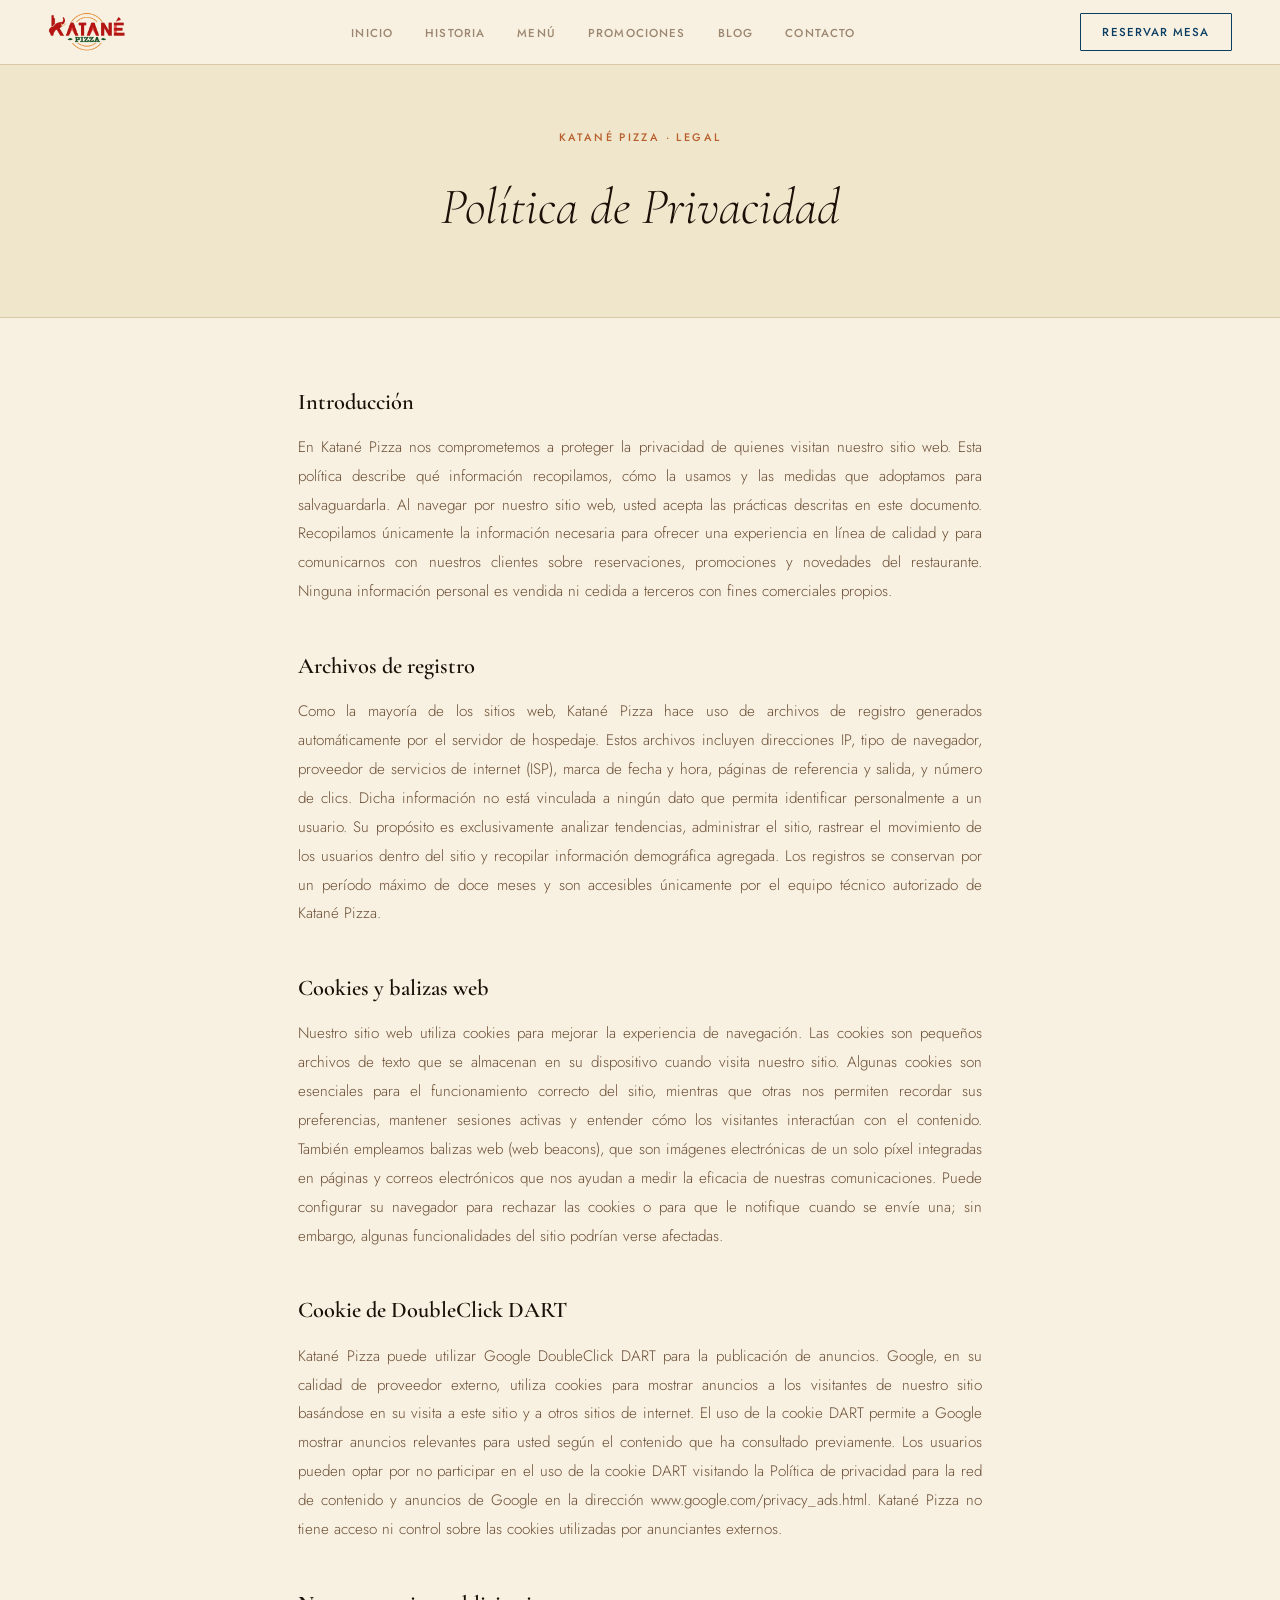
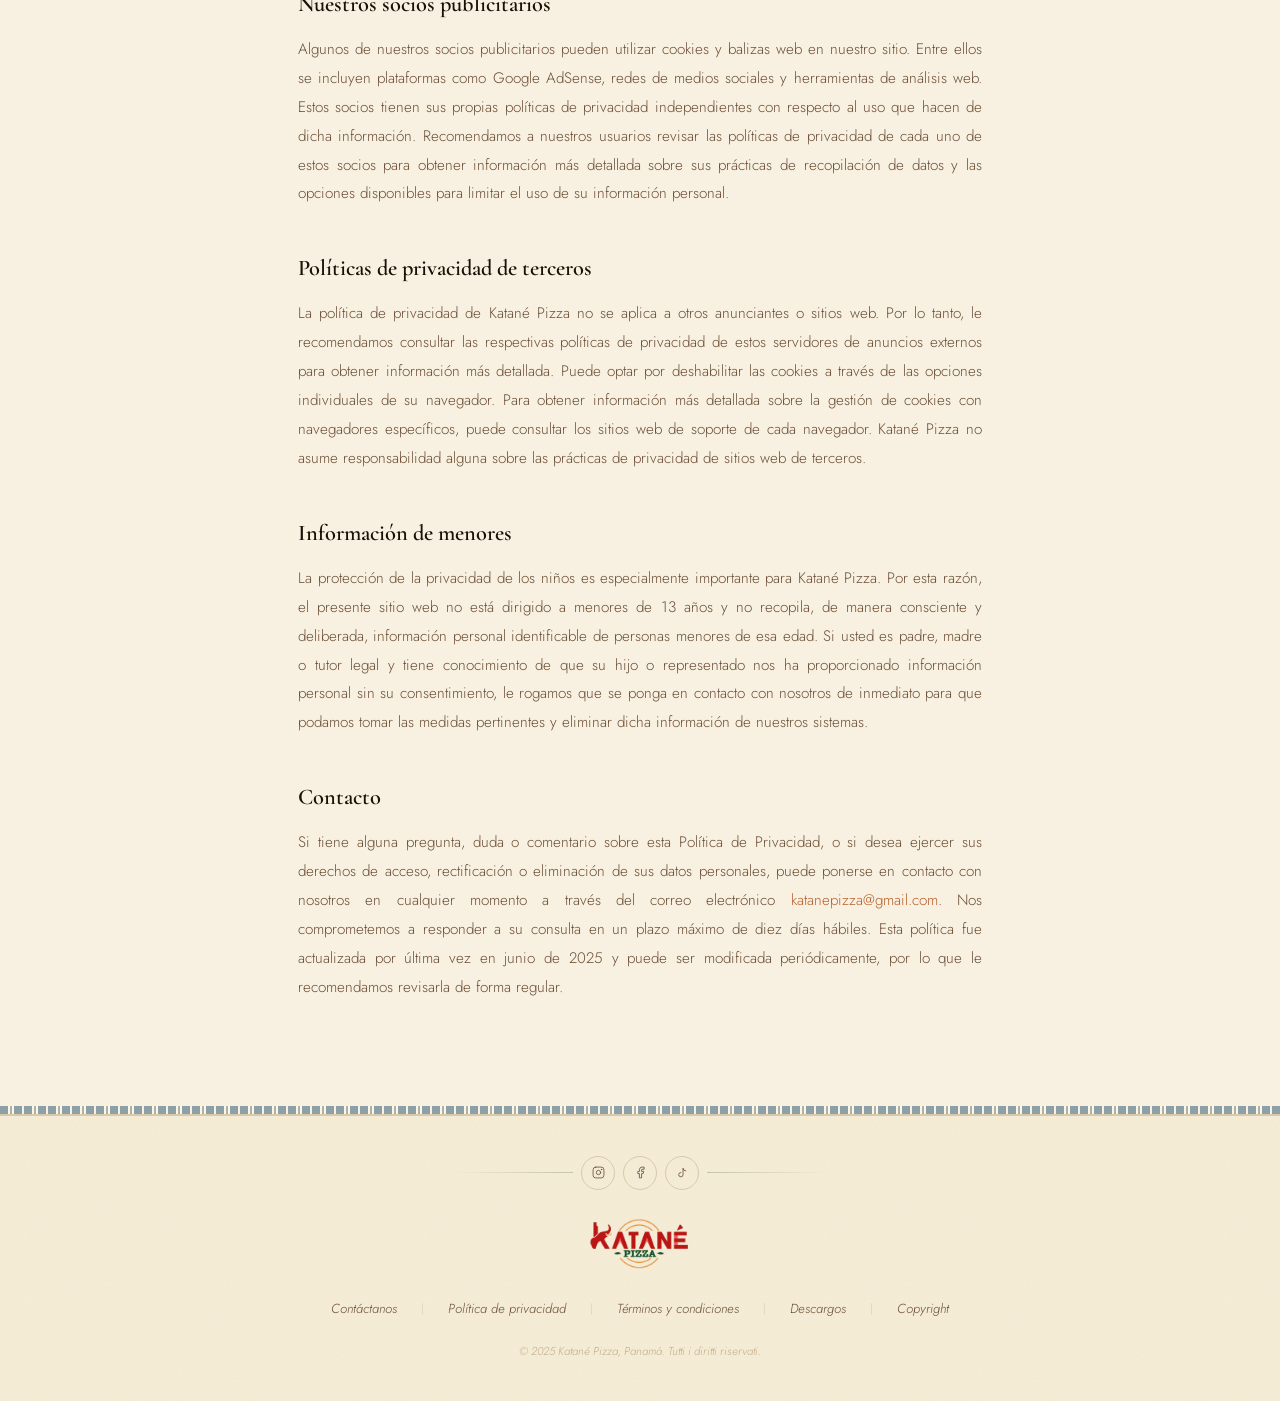
<file: privacidad.html>
﻿<!DOCTYPE html>
<html lang="es">
<head>
<meta charset="UTF-8"/>
<meta name="viewport" content="width=device-width, initial-scale=1.0"/>
<title>Política de Privacidad — Katané Pizza</title>
<link rel="preconnect" href="https://fonts.googleapis.com"/>
<link rel="preconnect" href="https://fonts.gstatic.com" crossorigin/>
<link href="https://fonts.googleapis.com/css2?family=Cormorant+Garamond:ital,wght@0,300;0,400;0,600;0,700;1,300;1,400;1,600&family=Jost:wght@300;400;500&family=Pacifico&display=swap" rel="stylesheet"/>
<link rel="stylesheet" href="katane.css"/>
</head>
<body>

<nav class="nav nav-interna" id="nav">
  <a class="nav-logo" href="index.html"><img src="katane_logo.png" alt="Katané Pizza"/></a>
  <ul class="nav-links" role="list">
    <li><a href="index.html">Inicio</a></li>
    <li><a href="historia.html">Historia</a></li>
    <li><a href="menu.html">Menú</a></li>
    <li><a href="promociones.html">Promociones</a></li>
    <li><a href="blog.html">Blog</a></li>
    <li><a href="contacto.html">Contacto</a></li>
  </ul>
  <a href="https://wa.me/50769624549" class="nav-cta" target="_blank" rel="noopener">Reservar mesa</a>
  <button class="hamb" id="hambBtn" aria-label="Abrir menú"><span></span><span></span><span></span></button>
</nav>
<div class="mm" id="mm">
  <a href="index.html" class="lm">Inicio</a>
  <a href="historia.html" class="lm">Historia</a>
  <a href="menu.html" class="lm">Menú</a>
  <a href="promociones.html" class="lm">Promociones</a>
  <a href="blog.html" class="lm">Blog</a>
  <a href="contacto.html" class="lm">Contacto</a>
</div>

<!-- HERO LEGAL -->
<section style="padding:8rem var(--g) 4rem;background:var(--arena);border-bottom:1px solid var(--arena-med);text-align:center">
  <p style="font-family:var(--ff-b);font-size:.68rem;font-weight:500;letter-spacing:.22em;text-transform:uppercase;color:var(--terracota);margin-bottom:1rem">Katané Pizza · Legal</p>
  <h1 style="font-family:var(--ff-d);font-size:clamp(2rem,4vw,3.5rem);font-weight:300;font-style:italic;color:var(--tinta)">Política de Privacidad</h1>
</section>

<!-- CONTENIDO -->
<section style="padding:var(--pad) 0;background:var(--crema)">
  <div class="w" style="max-width:780px">

    <div style="margin-bottom:2.5rem">
      <h2 style="font-family:var(--ff-d);font-size:1.4rem;font-weight:600;color:var(--tinta);margin-bottom:.75rem">Introducción</h2>
      <p style="font-size:.95rem;color:var(--warm);line-height:1.9;text-align:justify">En Katané Pizza nos comprometemos a proteger la privacidad de quienes visitan nuestro sitio web. Esta política describe qué información recopilamos, cómo la usamos y las medidas que adoptamos para salvaguardarla. Al navegar por nuestro sitio web, usted acepta las prácticas descritas en este documento. Recopilamos únicamente la información necesaria para ofrecer una experiencia en línea de calidad y para comunicarnos con nuestros clientes sobre reservaciones, promociones y novedades del restaurante. Ninguna información personal es vendida ni cedida a terceros con fines comerciales propios.</p>
    </div>

    <div style="margin-bottom:2.5rem">
      <h2 style="font-family:var(--ff-d);font-size:1.4rem;font-weight:600;color:var(--tinta);margin-bottom:.75rem">Archivos de registro</h2>
      <p style="font-size:.95rem;color:var(--warm);line-height:1.9;text-align:justify">Como la mayoría de los sitios web, Katané Pizza hace uso de archivos de registro generados automáticamente por el servidor de hospedaje. Estos archivos incluyen direcciones IP, tipo de navegador, proveedor de servicios de internet (ISP), marca de fecha y hora, páginas de referencia y salida, y número de clics. Dicha información no está vinculada a ningún dato que permita identificar personalmente a un usuario. Su propósito es exclusivamente analizar tendencias, administrar el sitio, rastrear el movimiento de los usuarios dentro del sitio y recopilar información demográfica agregada. Los registros se conservan por un período máximo de doce meses y son accesibles únicamente por el equipo técnico autorizado de Katané Pizza.</p>
    </div>

    <div style="margin-bottom:2.5rem">
      <h2 style="font-family:var(--ff-d);font-size:1.4rem;font-weight:600;color:var(--tinta);margin-bottom:.75rem">Cookies y balizas web</h2>
      <p style="font-size:.95rem;color:var(--warm);line-height:1.9;text-align:justify">Nuestro sitio web utiliza cookies para mejorar la experiencia de navegación. Las cookies son pequeños archivos de texto que se almacenan en su dispositivo cuando visita nuestro sitio. Algunas cookies son esenciales para el funcionamiento correcto del sitio, mientras que otras nos permiten recordar sus preferencias, mantener sesiones activas y entender cómo los visitantes interactúan con el contenido. También empleamos balizas web (web beacons), que son imágenes electrónicas de un solo píxel integradas en páginas y correos electrónicos que nos ayudan a medir la eficacia de nuestras comunicaciones. Puede configurar su navegador para rechazar las cookies o para que le notifique cuando se envíe una; sin embargo, algunas funcionalidades del sitio podrían verse afectadas.</p>
    </div>

    <div style="margin-bottom:2.5rem">
      <h2 style="font-family:var(--ff-d);font-size:1.4rem;font-weight:600;color:var(--tinta);margin-bottom:.75rem">Cookie de DoubleClick DART</h2>
      <p style="font-size:.95rem;color:var(--warm);line-height:1.9;text-align:justify">Katané Pizza puede utilizar Google DoubleClick DART para la publicación de anuncios. Google, en su calidad de proveedor externo, utiliza cookies para mostrar anuncios a los visitantes de nuestro sitio basándose en su visita a este sitio y a otros sitios de internet. El uso de la cookie DART permite a Google mostrar anuncios relevantes para usted según el contenido que ha consultado previamente. Los usuarios pueden optar por no participar en el uso de la cookie DART visitando la Política de privacidad para la red de contenido y anuncios de Google en la dirección www.google.com/privacy_ads.html. Katané Pizza no tiene acceso ni control sobre las cookies utilizadas por anunciantes externos.</p>
    </div>

    <div style="margin-bottom:2.5rem">
      <h2 style="font-family:var(--ff-d);font-size:1.4rem;font-weight:600;color:var(--tinta);margin-bottom:.75rem">Nuestros socios publicitarios</h2>
      <p style="font-size:.95rem;color:var(--warm);line-height:1.9;text-align:justify">Algunos de nuestros socios publicitarios pueden utilizar cookies y balizas web en nuestro sitio. Entre ellos se incluyen plataformas como Google AdSense, redes de medios sociales y herramientas de análisis web. Estos socios tienen sus propias políticas de privacidad independientes con respecto al uso que hacen de dicha información. Recomendamos a nuestros usuarios revisar las políticas de privacidad de cada uno de estos socios para obtener información más detallada sobre sus prácticas de recopilación de datos y las opciones disponibles para limitar el uso de su información personal.</p>
    </div>

    <div style="margin-bottom:2.5rem">
      <h2 style="font-family:var(--ff-d);font-size:1.4rem;font-weight:600;color:var(--tinta);margin-bottom:.75rem">Políticas de privacidad de terceros</h2>
      <p style="font-size:.95rem;color:var(--warm);line-height:1.9;text-align:justify">La política de privacidad de Katané Pizza no se aplica a otros anunciantes o sitios web. Por lo tanto, le recomendamos consultar las respectivas políticas de privacidad de estos servidores de anuncios externos para obtener información más detallada. Puede optar por deshabilitar las cookies a través de las opciones individuales de su navegador. Para obtener información más detallada sobre la gestión de cookies con navegadores específicos, puede consultar los sitios web de soporte de cada navegador. Katané Pizza no asume responsabilidad alguna sobre las prácticas de privacidad de sitios web de terceros.</p>
    </div>

    <div style="margin-bottom:2.5rem">
      <h2 style="font-family:var(--ff-d);font-size:1.4rem;font-weight:600;color:var(--tinta);margin-bottom:.75rem">Información de menores</h2>
      <p style="font-size:.95rem;color:var(--warm);line-height:1.9;text-align:justify">La protección de la privacidad de los niños es especialmente importante para Katané Pizza. Por esta razón, el presente sitio web no está dirigido a menores de 13 años y no recopila, de manera consciente y deliberada, información personal identificable de personas menores de esa edad. Si usted es padre, madre o tutor legal y tiene conocimiento de que su hijo o representado nos ha proporcionado información personal sin su consentimiento, le rogamos que se ponga en contacto con nosotros de inmediato para que podamos tomar las medidas pertinentes y eliminar dicha información de nuestros sistemas.</p>
    </div>

    <div style="margin-bottom:2.5rem">
      <h2 style="font-family:var(--ff-d);font-size:1.4rem;font-weight:600;color:var(--tinta);margin-bottom:.75rem">Contacto</h2>
      <p style="font-size:.95rem;color:var(--warm);line-height:1.9;text-align:justify">Si tiene alguna pregunta, duda o comentario sobre esta Política de Privacidad, o si desea ejercer sus derechos de acceso, rectificación o eliminación de sus datos personales, puede ponerse en contacto con nosotros en cualquier momento a través del correo electrónico <a href="mailto:katanepizza@gmail.com" style="color:var(--terracota)">katanepizza@gmail.com</a>. Nos comprometemos a responder a su consulta en un plazo máximo de diez días hábiles. Esta política fue actualizada por última vez en junio de 2025 y puede ser modificada periódicamente, por lo que le recomendamos revisarla de forma regular.</p>
    </div>

  </div>
</section>

<div class="franja"></div>
<footer class="footer" style="text-align:center;padding:2.5rem var(--g)">

  <!-- Redes sociales -->
  <div style="display:flex;align-items:center;justify-content:center;gap:.5rem;margin-bottom:1.75rem">
    <div style="flex:1;max-width:120px;height:1px;background:linear-gradient(90deg,transparent,var(--oliva));opacity:.3"></div>
    <a href="https://www.instagram.com/katanepizzapty/?igsh=OW45bTJsem5mYjI1#" target="_blank" class="rs" aria-label="Instagram">
      <svg viewBox="0 0 24 24" fill="none" stroke="currentColor" stroke-width="1.5" stroke-linecap="round"><rect x="2" y="2" width="20" height="20" rx="5"/><circle cx="12" cy="12" r="4"/><circle cx="17.5" cy="6.5" r=".5" fill="currentColor"/></svg>
    </a>
    <a href="https://www.facebook.com/share/1NUgrXsh8u/" target="_blank" class="rs" aria-label="Facebook">
      <svg viewBox="0 0 24 24" fill="none" stroke="currentColor" stroke-width="1.5" stroke-linecap="round"><path d="M18 2h-3a5 5 0 0 0-5 5v3H7v4h3v8h4v-8h3l1-4h-4V7a1 1 0 0 1 1-1h3z"/></svg>
    </a>
    <a href="https://www.tiktok.com/@katanepizzapanama?_r=1&_d=ebe4566h4g21e1&sec_uid=MS4wLjABAAAAJFqLadec6BEqzHCeApnFyxJb4QWZkoRpzAduci1-OoASdecs2WnV0ZfeYwrtkRE3&share_author_id=6848393219497526278&sharer_language=es&source=h5_m&u_code=db26i72e6g5fdj&timestamp=1755752537&user_id=6795720730359530501&sec_user_id=MS4wLjABAAAAXxycx6LyeUWZlk2QsUrBizjBpqruUMTOzHI55eSY5ZHoNQpmUFMm6Hf5kimnsxRc&item_author_type=2&utm_source=whatsapp&utm_campaign=client_share&utm_medium=android&share_iid=7537588654521763589&share_link_id=003f589d-e86c-48cb-b1d5-07d1253aa736&share_app_id=1233&ugbiz_name=ACCOUNT&ug_btm=b6880%2Cb5836&social_share_type=5&enable_checksum=1" target="_blank" class="rs" aria-label="TikTok">
      <svg viewBox="0 0 24 24" fill="none" stroke="currentColor" stroke-width="1.5" stroke-linecap="round"><path d="M9 12a4 4 0 1 0 4 4V4a5 5 0 0 0 5 5"/></svg>
    </a>
    <div style="flex:1;max-width:120px;height:1px;background:linear-gradient(90deg,var(--oliva),transparent);opacity:.3"></div>
  </div>

  <!-- Logo -->
  <div style="margin-bottom:1.75rem">
    <img src="katane_logo.png" alt="Katané Pizza" style="height:52px;width:auto;mix-blend-mode:multiply;margin-inline:auto"/>
  </div>

  <!-- Links inferiores -->
  <div style="display:flex;align-items:center;justify-content:center;flex-wrap:wrap;gap:.5rem 1.5rem;margin-bottom:1.25rem">
    <a href="contacto.html" style="font-size:.82rem;color:var(--warm);font-style:italic;transition:color .25s">Contáctanos</a>
    <span style="color:var(--arena-med);font-size:.7rem">|</span>
    <a href="privacidad.html" style="font-size:.82rem;color:var(--warm);font-style:italic;transition:color .25s">Política de privacidad</a>
    <span style="color:var(--arena-med);font-size:.7rem">|</span>
    <a href="terminos.html" style="font-size:.82rem;color:var(--warm);font-style:italic;transition:color .25s">Términos y condiciones</a>
    <span style="color:var(--arena-med);font-size:.7rem">|</span>
    <a href="descargos.html" style="font-size:.82rem;color:var(--warm);font-style:italic;transition:color .25s">Descargos</a>
    <span style="color:var(--arena-med);font-size:.7rem">|</span>
    <a href="copyright.html" style="font-size:.82rem;color:var(--warm);font-style:italic;transition:color .25s">Copyright</a>
  </div>

  <!-- Copyright -->
  <p style="font-size:.72rem;color:var(--piedra);font-style:italic">© 2025 Katané Pizza, Panamá. Tutti i diritti riservati.</p>

</footer>
<script src="katane.js"></script>
</body>
</html>
</file>
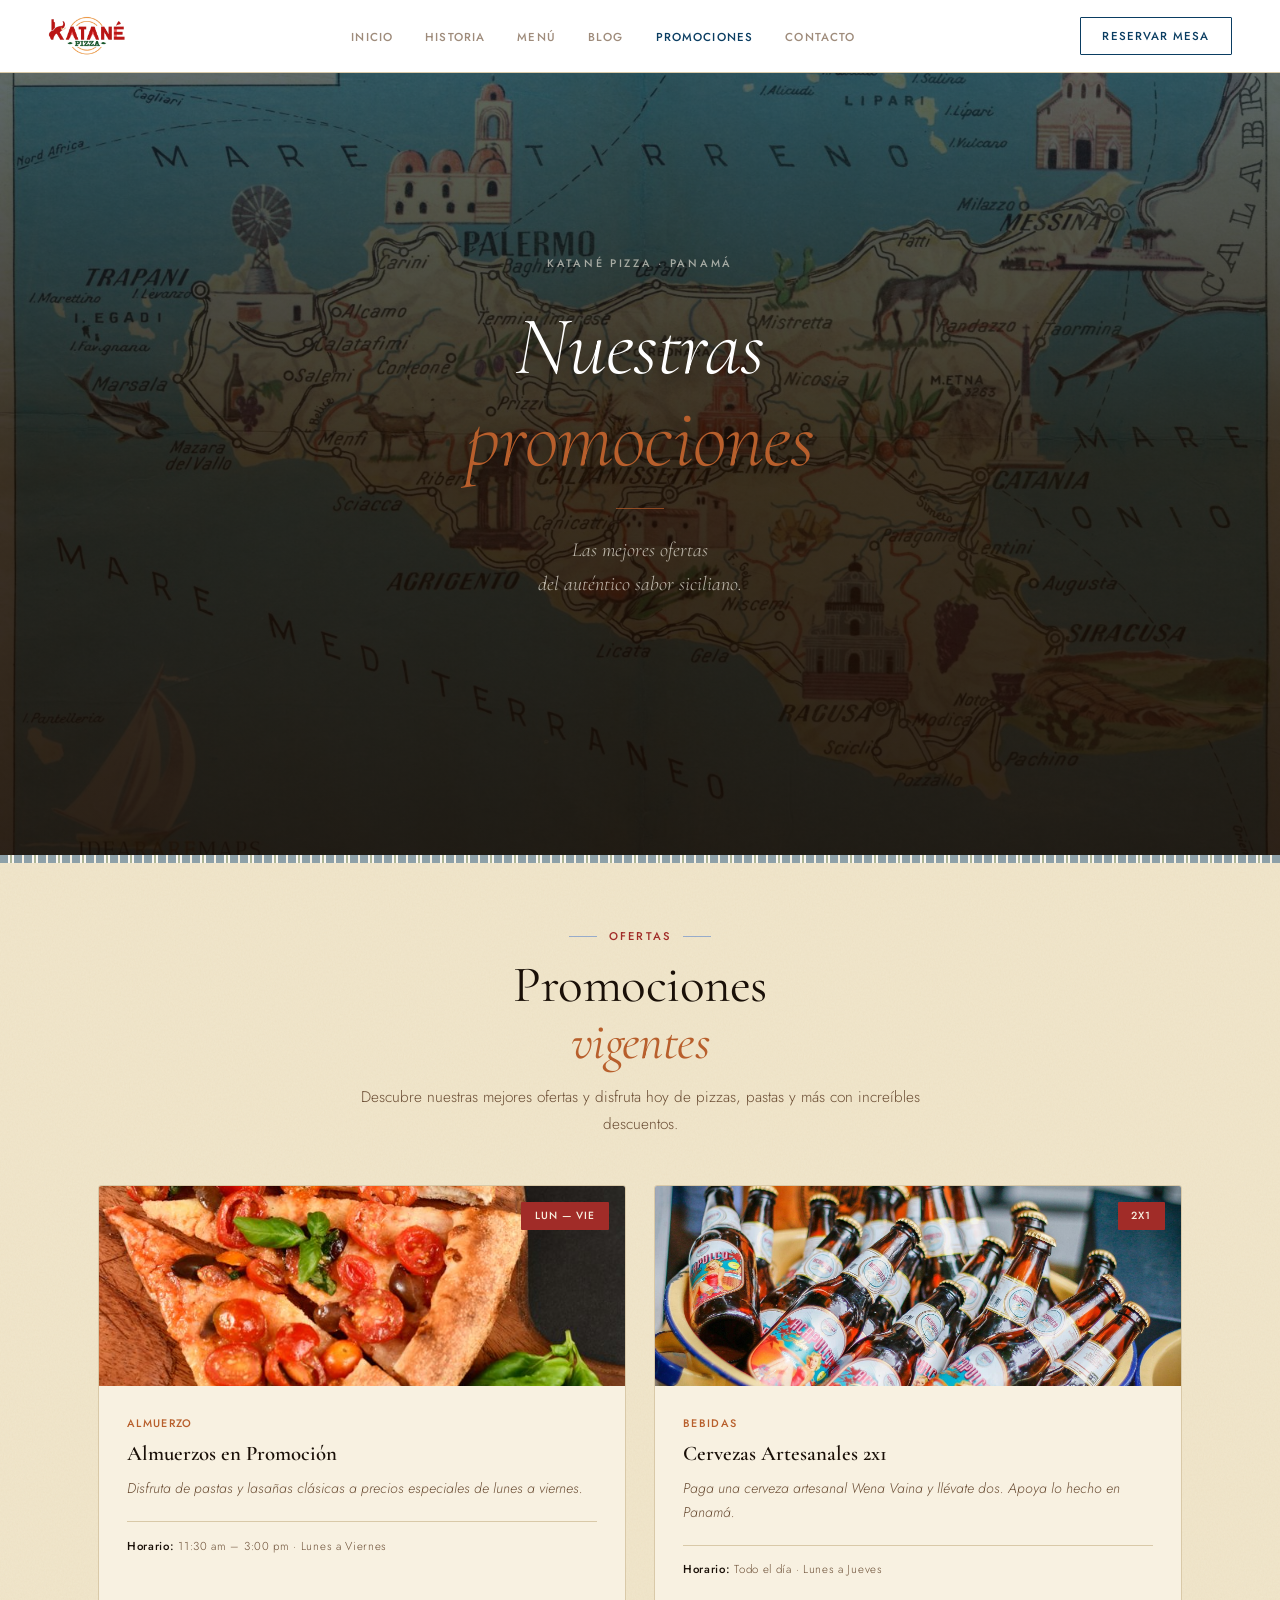
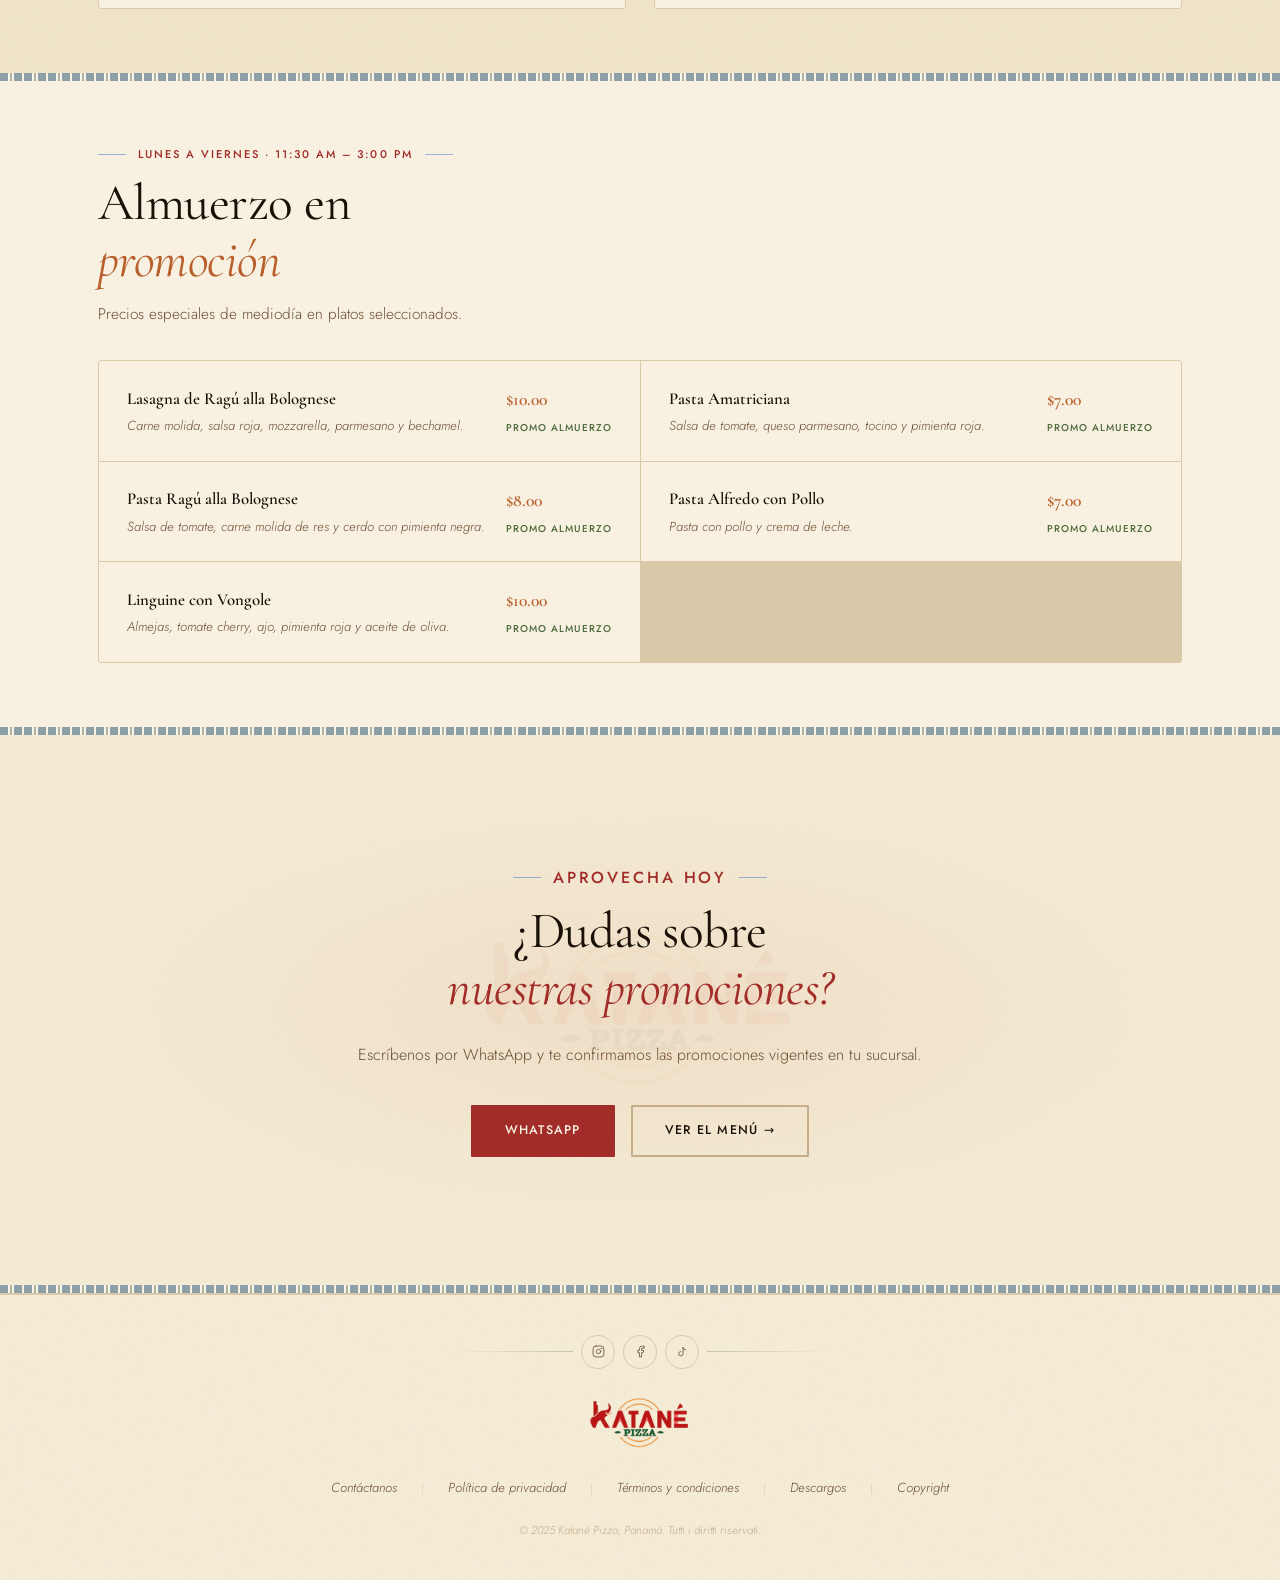
<file: promociones.html>
﻿<!DOCTYPE html>
<html lang="es">
<head>
<meta charset="UTF-8"/>
<meta name="viewport" content="width=device-width, initial-scale=1.0"/>
<title>Promociones — Katané Pizza</title>
<meta name="description" content="Promociones y ofertas especiales de Katané Pizza en Panamá."/>
<link rel="preconnect" href="https://fonts.googleapis.com"/>
<link rel="preconnect" href="https://fonts.gstatic.com" crossorigin/>
<link href="https://fonts.googleapis.com/css2?family=Cormorant+Garamond:ital,wght@0,300;0,400;0,600;0,700;1,300;1,400;1,600&family=Jost:wght@300;400;500&family=Pacifico&display=swap" rel="stylesheet"/>
<link rel="stylesheet" href="katane.css"/>
<style>
.promo-sec { padding:var(--pad) 0; }
.promo-g { display:grid; grid-template-columns:repeat(2,1fr); gap:1.75rem; margin-top:3rem; }
.promo-card {
  background:var(--crema); border:1px solid var(--arena-med);
  border-radius:3px; overflow:hidden;
  transition:transform .3s var(--ease), box-shadow .3s;
  position:relative;
}
.promo-card:hover { transform:translateY(-5px); box-shadow:var(--shadow); }
.promo-card::before {
  content:''; position:absolute; top:0; left:0; right:0; height:3px;
  background:linear-gradient(90deg,var(--rojo),var(--limon));
  transform:scaleX(0); transform-origin:left; transition:transform .4s var(--ease);
}
.promo-card:hover::before { transform:scaleX(1); }
.promo-foto { height:200px; position:relative; overflow:hidden; }
.promo-foto-bg { position:absolute; inset:0; background-size:cover; background-position:center; transition:transform .5s var(--ease); }
.promo-card:hover .promo-foto-bg { transform:scale(1.04); }
.promo-badge {
  position:absolute; top:1rem; right:1rem;
  background:var(--rojo); color:var(--crema);
  font-family:var(--ff-b); font-size:.65rem; font-weight:500;
  letter-spacing:.1em; text-transform:uppercase;
  padding:.3rem .85rem; border-radius:1px;
}
.promo-body { padding:1.75rem; }
.promo-tipo { font-size:.68rem; font-weight:500; letter-spacing:.12em; text-transform:uppercase; color:var(--terracota); font-family:var(--ff-b); margin-bottom:.5rem; }
.promo-tit { font-family:var(--ff-d); font-size:1.3rem; font-weight:600; margin-bottom:.6rem; line-height:1.25; }
.promo-desc { font-size:.88rem; color:var(--warm); line-height:1.7; font-style:italic; margin-bottom:1.25rem; }
.promo-det { font-size:.72rem; color:var(--warm); letter-spacing:.06em; border-top:1px solid var(--arena-med); padding-top:.85rem; }
.promo-det strong { color:var(--tinta); font-weight:500; }

/* ALMUERZO */
.almuerzo-sec { padding-bottom:var(--pad); }
.almuerzo-g { display:grid; grid-template-columns:1fr 1fr; gap:1px; background:var(--arena-med); border:1px solid var(--arena-med); border-radius:3px; overflow:hidden; margin-top:2rem; }
.alm-item { background:var(--crema); padding:1.4rem 1.75rem; display:flex; justify-content:space-between; align-items:center; gap:1rem; transition:background .25s; }
.alm-item:hover { background:var(--arena); }
.alm-nom { font-family:var(--ff-d); font-size:1.05rem; font-weight:600; }
.alm-des { font-size:.82rem; color:var(--warm); font-style:italic; margin-top:.15rem; }
.alm-prc { font-family:var(--ff-d); font-size:1.1rem; font-weight:600; color:var(--terracota); white-space:nowrap; }
.alm-badge { font-size:.62rem; font-weight:500; letter-spacing:.1em; text-transform:uppercase; color:var(--oliva); margin-top:.2rem; text-align:right; }

.foto-bg-promo-1 { background:linear-gradient(135deg,#B85030,#7A2810); }
.foto-bg-promo-2 { background:linear-gradient(135deg,#4A6438,#2E3A20); }
.foto-bg-promo-3 { background:linear-gradient(135deg,#2A5080,#1A3050); }
.foto-bg-promo-4 { background:linear-gradient(135deg,#B89420,#7A5C10); }

@media(max-width:1024px){ .promo-g { grid-template-columns:1fr 1fr; } }
@media(max-width:767px){ .promo-g,.almuerzo-g { grid-template-columns:1fr; } }
</style>
</head>
<body>

<nav class="nav" id="nav">
  <a class="nav-logo" href="index.html"><img src="katane_logo.png" alt="Katané Pizza"/></a>
  <ul class="nav-links" role="list">
    <li><a href="index.html">Inicio</a></li>
    <li><a href="historia.html">Historia</a></li>
    <li><a href="menu.html">Menú</a></li>
    <li><a href="blog.html">Blog</a></li>
    <li><a href="promociones.html" class="activo">Promociones</a></li>
    <li><a href="contacto.html">Contacto</a></li>
  </ul>
  <a href="https://wa.me/50769624549" class="nav-cta" target="_blank" rel="noopener">Reservar mesa</a>
  <button class="hamb" id="hambBtn" aria-label="Abrir menú" aria-expanded="false"><span></span><span></span><span></span></button>
</nav>
<div class="mm" id="mm">
  <a href="index.html"       class="lm">Inicio</a>
  <a href="historia.html"    class="lm">Historia</a>
  <a href="menu.html"        class="lm">Menú</a>
  <a href="blog.html"        class="lm">Blog</a>
  <a href="promociones.html" class="lm">Promociones</a>
  <a href="contacto.html"    class="lm">Contacto</a>
</div>

<!-- HERO -->
<section style="min-height:95vh;position:relative;display:flex;align-items:center;justify-content:center;overflow:hidden;background:#1a0e06">
  <div style="position:absolute;inset:0;z-index:0">
    
    <img src="sicilia.jpg" alt="Katané Promociones" style="width:100%;height:100%;object-fit:cover;display:block;opacity:.55"/>
  </div>
  <div style="position:absolute;inset:0;z-index:1;background:linear-gradient(to bottom,rgba(10,61,98,.35) 0%,rgba(26,14,6,.72) 55%,rgba(26,14,6,.85) 100%)"></div>
  <div style="position:relative;z-index:2;text-align:center;padding:2rem var(--g);max-width:820px;margin-inline:auto">
    <p style="font-family:var(--ff-b);font-size:.68rem;font-weight:500;letter-spacing:.25em;text-transform:uppercase;color:rgba(250,245,234,.6);margin-bottom:1.75rem">Katané Pizza · Panamá</p>
    <h1 style="font-family:var(--ff-d);font-size:clamp(2.8rem,6.5vw,5.5rem);font-weight:300;font-style:italic;color:#ffffff;line-height:1.1;letter-spacing:-.01em;margin-bottom:1rem;text-shadow:0 2px 20px rgba(0,0,0,.4)">Nuestras<br><span style="color:var(--limon)">promociones</span></h1>
    <div style="width:48px;height:1px;background:var(--limon);margin:1.5rem auto;opacity:.7"></div>
    <p style="font-family:var(--ff-d);font-style:italic;font-size:clamp(1rem,1.8vw,1.25rem);color:rgba(250,245,234,.72);line-height:1.7;max-width:480px;margin-inline:auto">Las mejores ofertas<br>del auténtico sabor siciliano.</p>
  </div>
</section>


<!-- PROMOCIONES DESTACADAS -->
<div class="franja"></div>
<section class="promo-sec piedra-bg" id="promociones">
  <div class="w">
    <p class="eyebrow rv" style="justify-content:center">Ofertas</p>
    <h2 class="h2 rv" style="transition-delay:.1s;text-align:center">Promociones<br><em>vigentes</em></h2>
    <p class="rv" style="transition-delay:.2s;text-align:center;font-size:.96rem;color:var(--warm);max-width:560px;margin-inline:auto;margin-top:.75rem;">Descubre nuestras mejores ofertas y disfruta hoy de pizzas, pastas y más con increíbles descuentos.</p>

    <div class="promo-g">

      <!-- PROMO 1 -->
      <div class="promo-card rv" style="transition-delay:.05s">
        <div class="promo-foto">
          <!-- FOTO PROMOCIÓN ALMUERZO -->
          <div class="promo-foto-bg foto-bg-promo-1">
            <img src="prom_almuerzo.jpg" alt="Almuerzos en Promoción" style="width:100%;height:100%;object-fit:cover;display:block"/>
          </div>
          <span class="promo-badge">Lun — Vie</span>
        </div>
        <div class="promo-body">
          <div class="promo-tipo">Almuerzo</div>
          <div class="promo-tit">Almuerzos en Promoción</div>
          <div class="promo-desc">Disfruta de pastas y lasañas clásicas a precios especiales de lunes a viernes.</div>
          <div class="promo-det"><strong>Horario:</strong> 11:30 am – 3:00 pm · Lunes a Viernes</div>
        </div>
      </div>

      <!-- PROMO 2 -->
      <div class="promo-card rv" style="transition-delay:.1s">
        <div class="promo-foto">
          <!-- FOTO PROMOCIÓN CERVEZAS -->
          <div class="promo-foto-bg foto-bg-promo-2">
            <img src="cerveza.jpg" alt="Cervezas 2x1" style="width:100%;height:100%;object-fit:cover;display:block"/>
          </div>
          <span class="promo-badge">2x1</span>
        </div>
        <div class="promo-body">
          <div class="promo-tipo">Bebidas</div>
          <div class="promo-tit">Cervezas Artesanales 2x1</div>
          <div class="promo-desc">Paga una cerveza artesanal Wena Vaina y llévate dos. Apoya lo hecho en Panamá.</div>
          <div class="promo-det"><strong>Horario:</strong> Todo el día · Lunes a Jueves</div>
        </div>
      </div>

    </div>
  </div>
</section>

<!-- ALMUERZOS DETALLE -->
<div class="franja"></div>
<section class="almuerzo-sec">
  <div class="w" style="padding-top:var(--pad)">
    <p class="eyebrow rv">Lunes a viernes · 11:30 am – 3:00 pm</p>
    <h2 class="h2 rv" style="transition-delay:.1s">Almuerzo en<br><em>promoción</em></h2>
    <p class="rv" style="transition-delay:.2s;font-size:.96rem;color:var(--warm);margin-top:.75rem;">Precios especiales de mediodía en platos seleccionados.</p>
    <div class="almuerzo-g rv" style="transition-delay:.3s">
      <div class="alm-item">
        <div><div class="alm-nom">Lasagna de Ragú alla Bolognese</div><div class="alm-des">Carne molida, salsa roja, mozzarella, parmesano y bechamel.</div></div>
        <div><div class="alm-prc">$10.00</div><div class="alm-badge">Promo almuerzo</div></div>
      </div>
      <div class="alm-item">
        <div><div class="alm-nom">Pasta Amatriciana</div><div class="alm-des">Salsa de tomate, queso parmesano, tocino y pimienta roja.</div></div>
        <div><div class="alm-prc">$7.00</div><div class="alm-badge">Promo almuerzo</div></div>
      </div>
      <div class="alm-item">
        <div><div class="alm-nom">Pasta Ragú alla Bolognese</div><div class="alm-des">Salsa de tomate, carne molida de res y cerdo con pimienta negra.</div></div>
        <div><div class="alm-prc">$8.00</div><div class="alm-badge">Promo almuerzo</div></div>
      </div>
      <div class="alm-item">
        <div><div class="alm-nom">Pasta Alfredo con Pollo</div><div class="alm-des">Pasta con pollo y crema de leche.</div></div>
        <div><div class="alm-prc">$7.00</div><div class="alm-badge">Promo almuerzo</div></div>
      </div>
      <div class="alm-item">
        <div><div class="alm-nom">Linguine con Vongole</div><div class="alm-des">Almejas, tomate cherry, ajo, pimienta roja y aceite de oliva.</div></div>
        <div><div class="alm-prc">$10.00</div><div class="alm-badge">Promo almuerzo</div></div>
      </div>
    </div>
  </div>
</section>

<!-- CTA -->
<div class="franja"></div>
<section class="cto">
  <img class="cto-wm" src="katane_logo.png" alt="" aria-hidden="true"/>
  <div class="w" style="padding-block:var(--pad)">
    <div class="cto-int">
      <p class="eyebrow rv" style="justify-content:center">Aprovecha hoy</p>
      <h2 class="h2 rv" style="transition-delay:.1s;color:var(--tinta)">¿Dudas sobre<br><em>nuestras promociones?</em></h2>
      <p class="rv" style="transition-delay:.2s;color:var(--warm)">Escríbenos por WhatsApp y te confirmamos las promociones vigentes en tu sucursal.</p>
      <div class="cto-btns rv" style="transition-delay:.3s">
        <a href="https://wa.me/50769624549" target="_blank" class="btn-r">WhatsApp</a>
        <a href="menu.html" class="btn-o">Ver el menú →</a>
      </div>
    </div>
  </div>
</section>

<div class="franja"></div>
<footer class="footer" style="text-align:center;padding:2.5rem var(--g)">

  <!-- Redes sociales -->
  <div style="display:flex;align-items:center;justify-content:center;gap:.5rem;margin-bottom:1.75rem">
    <div style="flex:1;max-width:120px;height:1px;background:linear-gradient(90deg,transparent,var(--oliva));opacity:.3"></div>
    <a href="https://www.instagram.com/katanepizzapty/?igsh=OW45bTJsem5mYjI1#" target="_blank" class="rs" aria-label="Instagram">
      <svg viewBox="0 0 24 24" fill="none" stroke="currentColor" stroke-width="1.5" stroke-linecap="round"><rect x="2" y="2" width="20" height="20" rx="5"/><circle cx="12" cy="12" r="4"/><circle cx="17.5" cy="6.5" r=".5" fill="currentColor"/></svg>
    </a>
    <a href="https://www.facebook.com/share/1NUgrXsh8u/" target="_blank" class="rs" aria-label="Facebook">
      <svg viewBox="0 0 24 24" fill="none" stroke="currentColor" stroke-width="1.5" stroke-linecap="round"><path d="M18 2h-3a5 5 0 0 0-5 5v3H7v4h3v8h4v-8h3l1-4h-4V7a1 1 0 0 1 1-1h3z"/></svg>
    </a>
    <a href="https://www.tiktok.com/@katanepizzapanama?_r=1&_d=ebe4566h4g21e1&sec_uid=MS4wLjABAAAAJFqLadec6BEqzHCeApnFyxJb4QWZkoRpzAduci1-OoASdecs2WnV0ZfeYwrtkRE3&share_author_id=6848393219497526278&sharer_language=es&source=h5_m&u_code=db26i72e6g5fdj&timestamp=1755752537&user_id=6795720730359530501&sec_user_id=MS4wLjABAAAAXxycx6LyeUWZlk2QsUrBizjBpqruUMTOzHI55eSY5ZHoNQpmUFMm6Hf5kimnsxRc&item_author_type=2&utm_source=whatsapp&utm_campaign=client_share&utm_medium=android&share_iid=7537588654521763589&share_link_id=003f589d-e86c-48cb-b1d5-07d1253aa736&share_app_id=1233&ugbiz_name=ACCOUNT&ug_btm=b6880%2Cb5836&social_share_type=5&enable_checksum=1" target="_blank" class="rs" aria-label="TikTok">
      <svg viewBox="0 0 24 24" fill="none" stroke="currentColor" stroke-width="1.5" stroke-linecap="round"><path d="M9 12a4 4 0 1 0 4 4V4a5 5 0 0 0 5 5"/></svg>
    </a>
    <div style="flex:1;max-width:120px;height:1px;background:linear-gradient(90deg,var(--oliva),transparent);opacity:.3"></div>
  </div>

  <!-- Logo -->
  <div style="margin-bottom:1.75rem">
    <img src="katane_logo.png" alt="Katané Pizza" style="height:52px;width:auto;mix-blend-mode:multiply;margin-inline:auto"/>
  </div>

  <!-- Links inferiores -->
  <div style="display:flex;align-items:center;justify-content:center;flex-wrap:wrap;gap:.5rem 1.5rem;margin-bottom:1.25rem">
    <a href="contacto.html" style="font-size:.82rem;color:var(--warm);font-style:italic;transition:color .25s">Contáctanos</a>
    <span style="color:var(--arena-med);font-size:.7rem">|</span>
    <a href="privacidad.html" style="font-size:.82rem;color:var(--warm);font-style:italic;transition:color .25s">Política de privacidad</a>
    <span style="color:var(--arena-med);font-size:.7rem">|</span>
    <a href="terminos.html" style="font-size:.82rem;color:var(--warm);font-style:italic;transition:color .25s">Términos y condiciones</a>
    <span style="color:var(--arena-med);font-size:.7rem">|</span>
    <a href="descargos.html" style="font-size:.82rem;color:var(--warm);font-style:italic;transition:color .25s">Descargos</a>
    <span style="color:var(--arena-med);font-size:.7rem">|</span>
    <a href="copyright.html" style="font-size:.82rem;color:var(--warm);font-style:italic;transition:color .25s">Copyright</a>
  </div>

  <!-- Copyright -->
  <p style="font-size:.72rem;color:var(--piedra);font-style:italic">© 2025 Katané Pizza, Panamá. Tutti i diritti riservati.</p>

</footer>
<script src="katane.js"></script>
</body>
</html>
</file>
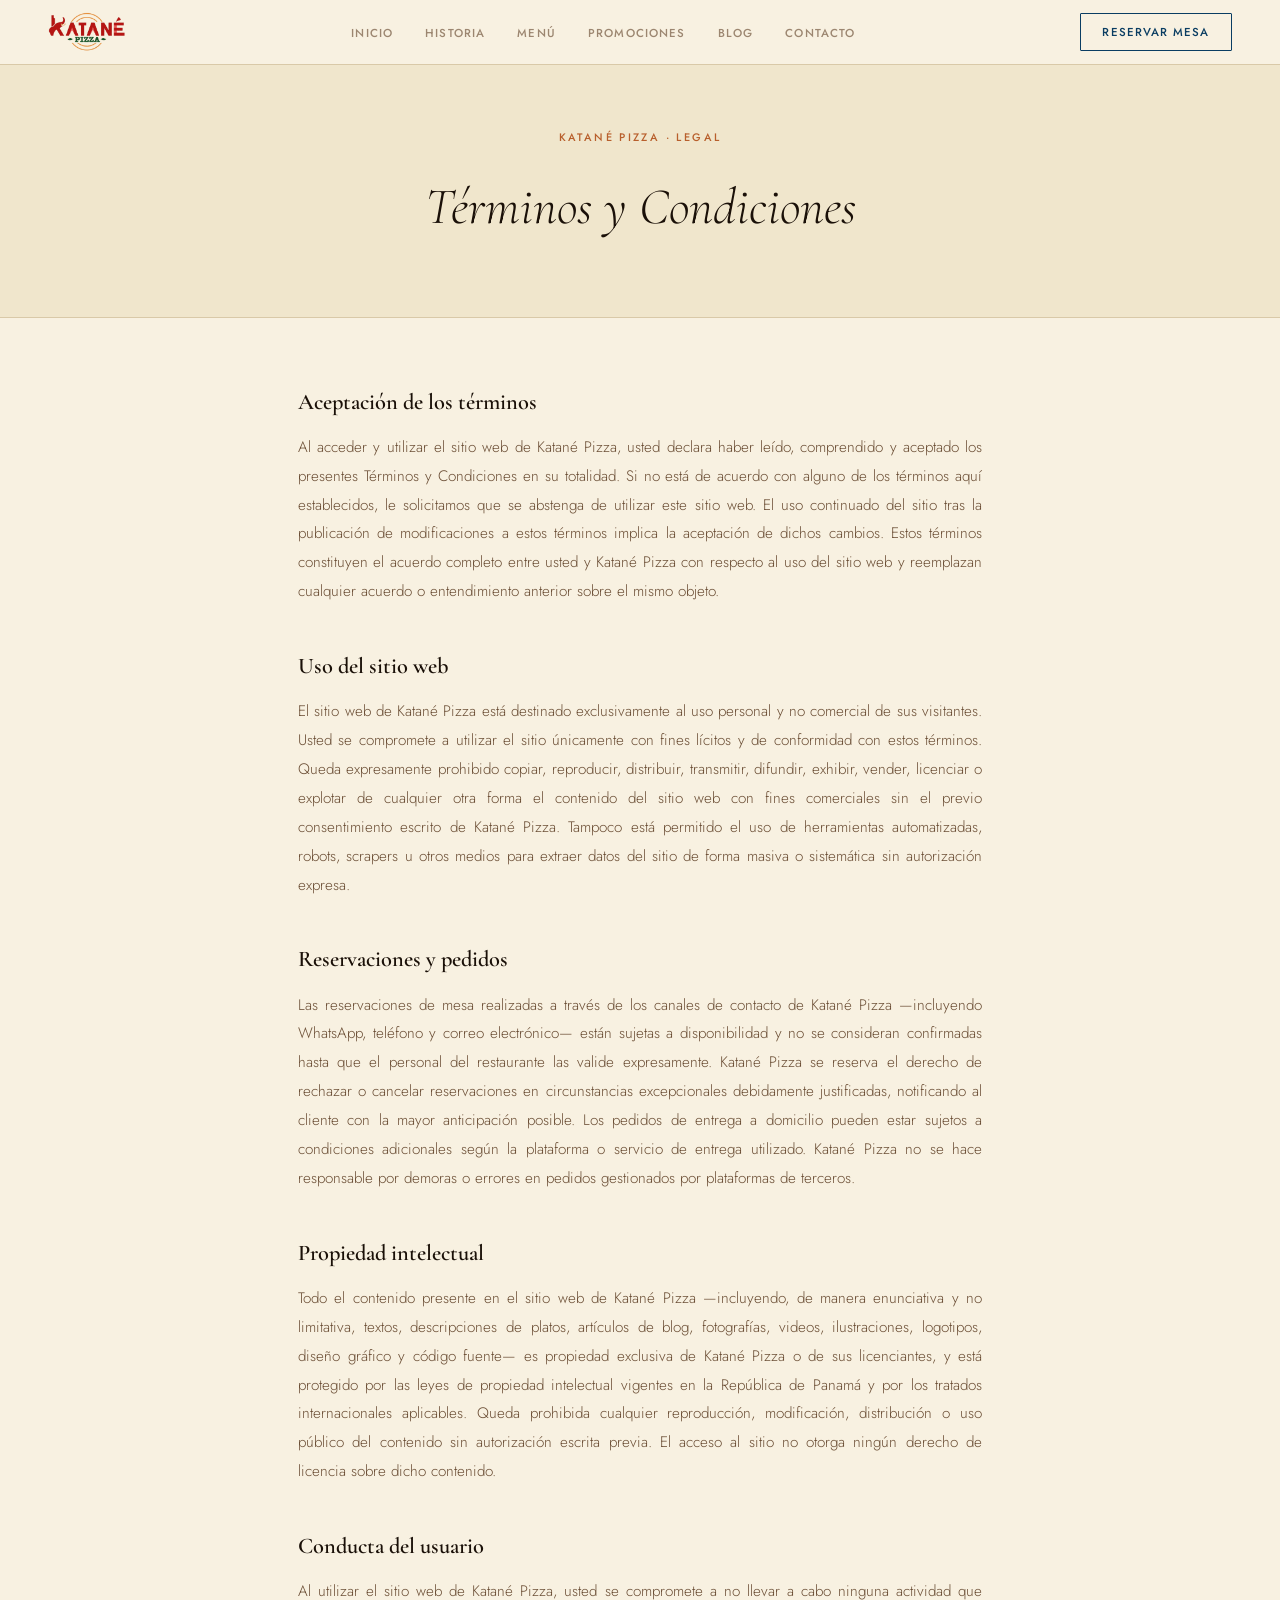
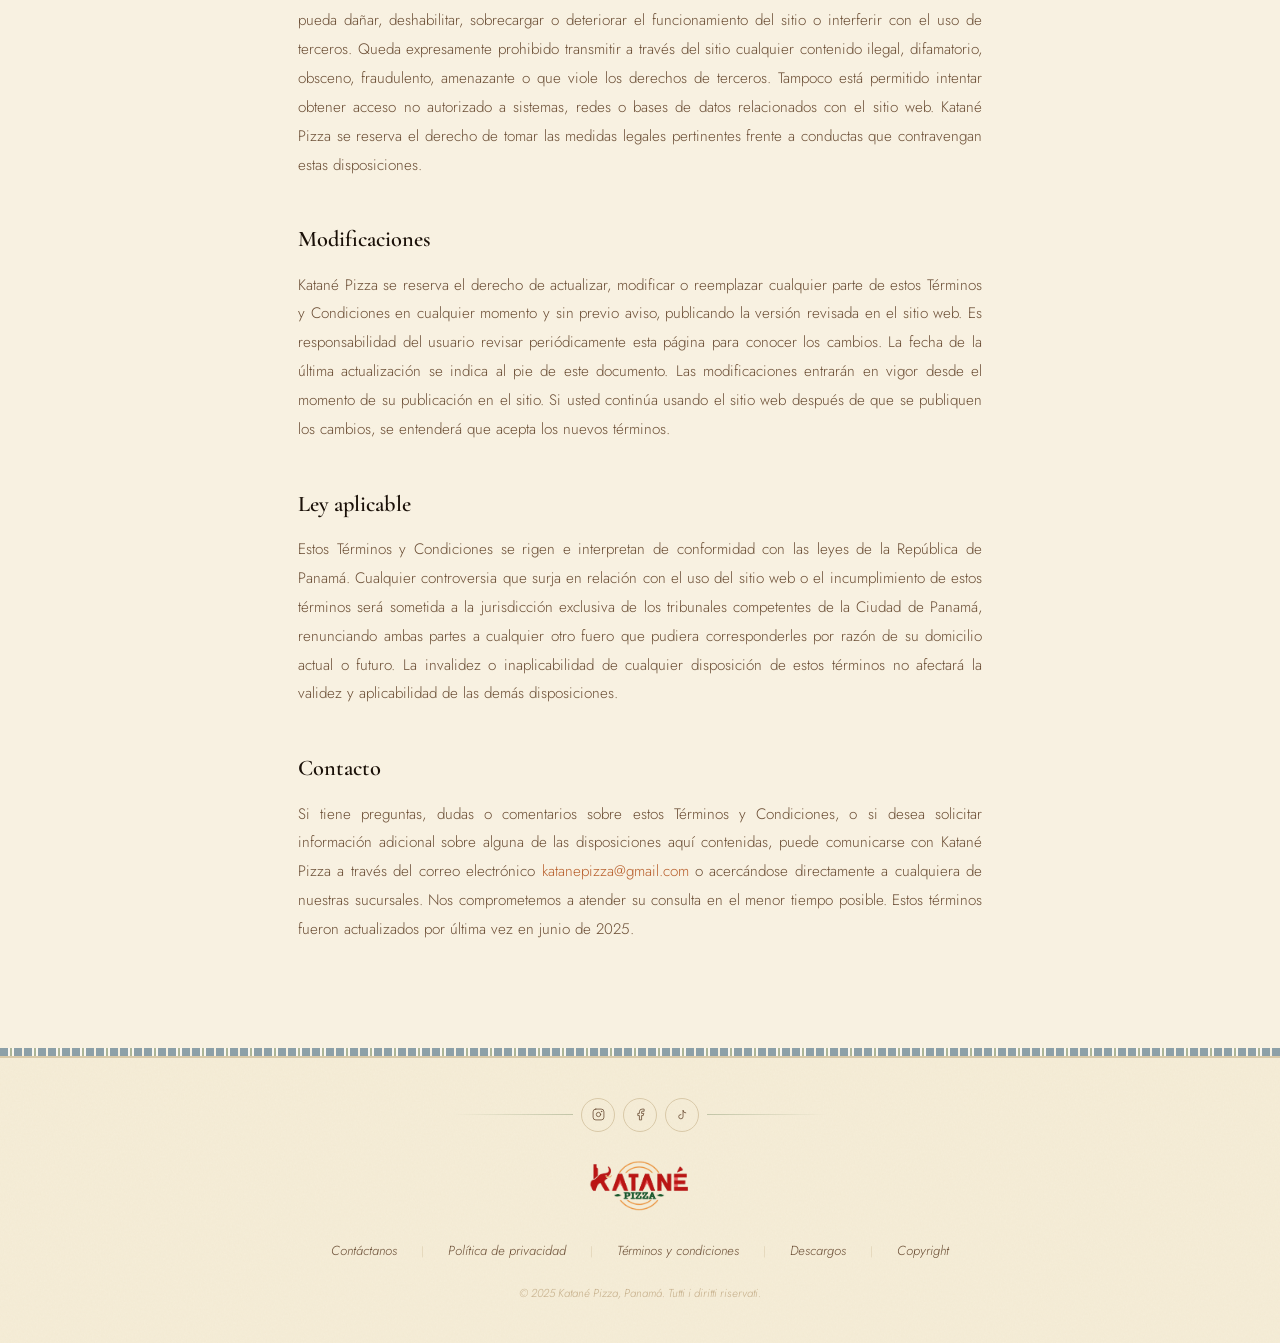
<file: terminos.html>
﻿<!DOCTYPE html>
<html lang="es">
<head>
<meta charset="UTF-8"/>
<meta name="viewport" content="width=device-width, initial-scale=1.0"/>
<title>Términos y Condiciones — Katané Pizza</title>
<link rel="preconnect" href="https://fonts.googleapis.com"/>
<link rel="preconnect" href="https://fonts.gstatic.com" crossorigin/>
<link href="https://fonts.googleapis.com/css2?family=Cormorant+Garamond:ital,wght@0,300;0,400;0,600;0,700;1,300;1,400;1,600&family=Jost:wght@300;400;500&family=Pacifico&display=swap" rel="stylesheet"/>
<link rel="stylesheet" href="katane.css"/>
</head>
<body>

<nav class="nav nav-interna" id="nav">
  <a class="nav-logo" href="index.html"><img src="katane_logo.png" alt="Katané Pizza"/></a>
  <ul class="nav-links" role="list">
    <li><a href="index.html">Inicio</a></li>
    <li><a href="historia.html">Historia</a></li>
    <li><a href="menu.html">Menú</a></li>
    <li><a href="promociones.html">Promociones</a></li>
    <li><a href="blog.html">Blog</a></li>
    <li><a href="contacto.html">Contacto</a></li>
  </ul>
  <a href="https://wa.me/50769624549" class="nav-cta" target="_blank" rel="noopener">Reservar mesa</a>
  <button class="hamb" id="hambBtn" aria-label="Abrir menú"><span></span><span></span><span></span></button>
</nav>
<div class="mm" id="mm">
  <a href="index.html" class="lm">Inicio</a>
  <a href="historia.html" class="lm">Historia</a>
  <a href="menu.html" class="lm">Menú</a>
  <a href="promociones.html" class="lm">Promociones</a>
  <a href="blog.html" class="lm">Blog</a>
  <a href="contacto.html" class="lm">Contacto</a>
</div>

<!-- HERO LEGAL -->
<section style="padding:8rem var(--g) 4rem;background:var(--arena);border-bottom:1px solid var(--arena-med);text-align:center">
  <p style="font-family:var(--ff-b);font-size:.68rem;font-weight:500;letter-spacing:.22em;text-transform:uppercase;color:var(--terracota);margin-bottom:1rem">Katané Pizza · Legal</p>
  <h1 style="font-family:var(--ff-d);font-size:clamp(2rem,4vw,3.5rem);font-weight:300;font-style:italic;color:var(--tinta)">Términos y Condiciones</h1>
</section>

<!-- CONTENIDO -->
<section style="padding:var(--pad) 0;background:var(--crema)">
  <div class="w" style="max-width:780px">

    <div style="margin-bottom:2.5rem">
      <h2 style="font-family:var(--ff-d);font-size:1.4rem;font-weight:600;color:var(--tinta);margin-bottom:.75rem">Aceptación de los términos</h2>
      <p style="font-size:.95rem;color:var(--warm);line-height:1.9;text-align:justify">Al acceder y utilizar el sitio web de Katané Pizza, usted declara haber leído, comprendido y aceptado los presentes Términos y Condiciones en su totalidad. Si no está de acuerdo con alguno de los términos aquí establecidos, le solicitamos que se abstenga de utilizar este sitio web. El uso continuado del sitio tras la publicación de modificaciones a estos términos implica la aceptación de dichos cambios. Estos términos constituyen el acuerdo completo entre usted y Katané Pizza con respecto al uso del sitio web y reemplazan cualquier acuerdo o entendimiento anterior sobre el mismo objeto.</p>
    </div>

    <div style="margin-bottom:2.5rem">
      <h2 style="font-family:var(--ff-d);font-size:1.4rem;font-weight:600;color:var(--tinta);margin-bottom:.75rem">Uso del sitio web</h2>
      <p style="font-size:.95rem;color:var(--warm);line-height:1.9;text-align:justify">El sitio web de Katané Pizza está destinado exclusivamente al uso personal y no comercial de sus visitantes. Usted se compromete a utilizar el sitio únicamente con fines lícitos y de conformidad con estos términos. Queda expresamente prohibido copiar, reproducir, distribuir, transmitir, difundir, exhibir, vender, licenciar o explotar de cualquier otra forma el contenido del sitio web con fines comerciales sin el previo consentimiento escrito de Katané Pizza. Tampoco está permitido el uso de herramientas automatizadas, robots, scrapers u otros medios para extraer datos del sitio de forma masiva o sistemática sin autorización expresa.</p>
    </div>

    <div style="margin-bottom:2.5rem">
      <h2 style="font-family:var(--ff-d);font-size:1.4rem;font-weight:600;color:var(--tinta);margin-bottom:.75rem">Reservaciones y pedidos</h2>
      <p style="font-size:.95rem;color:var(--warm);line-height:1.9;text-align:justify">Las reservaciones de mesa realizadas a través de los canales de contacto de Katané Pizza —incluyendo WhatsApp, teléfono y correo electrónico— están sujetas a disponibilidad y no se consideran confirmadas hasta que el personal del restaurante las valide expresamente. Katané Pizza se reserva el derecho de rechazar o cancelar reservaciones en circunstancias excepcionales debidamente justificadas, notificando al cliente con la mayor anticipación posible. Los pedidos de entrega a domicilio pueden estar sujetos a condiciones adicionales según la plataforma o servicio de entrega utilizado. Katané Pizza no se hace responsable por demoras o errores en pedidos gestionados por plataformas de terceros.</p>
    </div>

    <div style="margin-bottom:2.5rem">
      <h2 style="font-family:var(--ff-d);font-size:1.4rem;font-weight:600;color:var(--tinta);margin-bottom:.75rem">Propiedad intelectual</h2>
      <p style="font-size:.95rem;color:var(--warm);line-height:1.9;text-align:justify">Todo el contenido presente en el sitio web de Katané Pizza —incluyendo, de manera enunciativa y no limitativa, textos, descripciones de platos, artículos de blog, fotografías, videos, ilustraciones, logotipos, diseño gráfico y código fuente— es propiedad exclusiva de Katané Pizza o de sus licenciantes, y está protegido por las leyes de propiedad intelectual vigentes en la República de Panamá y por los tratados internacionales aplicables. Queda prohibida cualquier reproducción, modificación, distribución o uso público del contenido sin autorización escrita previa. El acceso al sitio no otorga ningún derecho de licencia sobre dicho contenido.</p>
    </div>

    <div style="margin-bottom:2.5rem">
      <h2 style="font-family:var(--ff-d);font-size:1.4rem;font-weight:600;color:var(--tinta);margin-bottom:.75rem">Conducta del usuario</h2>
      <p style="font-size:.95rem;color:var(--warm);line-height:1.9;text-align:justify">Al utilizar el sitio web de Katané Pizza, usted se compromete a no llevar a cabo ninguna actividad que pueda dañar, deshabilitar, sobrecargar o deteriorar el funcionamiento del sitio o interferir con el uso de terceros. Queda expresamente prohibido transmitir a través del sitio cualquier contenido ilegal, difamatorio, obsceno, fraudulento, amenazante o que viole los derechos de terceros. Tampoco está permitido intentar obtener acceso no autorizado a sistemas, redes o bases de datos relacionados con el sitio web. Katané Pizza se reserva el derecho de tomar las medidas legales pertinentes frente a conductas que contravengan estas disposiciones.</p>
    </div>

    <div style="margin-bottom:2.5rem">
      <h2 style="font-family:var(--ff-d);font-size:1.4rem;font-weight:600;color:var(--tinta);margin-bottom:.75rem">Modificaciones</h2>
      <p style="font-size:.95rem;color:var(--warm);line-height:1.9;text-align:justify">Katané Pizza se reserva el derecho de actualizar, modificar o reemplazar cualquier parte de estos Términos y Condiciones en cualquier momento y sin previo aviso, publicando la versión revisada en el sitio web. Es responsabilidad del usuario revisar periódicamente esta página para conocer los cambios. La fecha de la última actualización se indica al pie de este documento. Las modificaciones entrarán en vigor desde el momento de su publicación en el sitio. Si usted continúa usando el sitio web después de que se publiquen los cambios, se entenderá que acepta los nuevos términos.</p>
    </div>

    <div style="margin-bottom:2.5rem">
      <h2 style="font-family:var(--ff-d);font-size:1.4rem;font-weight:600;color:var(--tinta);margin-bottom:.75rem">Ley aplicable</h2>
      <p style="font-size:.95rem;color:var(--warm);line-height:1.9;text-align:justify">Estos Términos y Condiciones se rigen e interpretan de conformidad con las leyes de la República de Panamá. Cualquier controversia que surja en relación con el uso del sitio web o el incumplimiento de estos términos será sometida a la jurisdicción exclusiva de los tribunales competentes de la Ciudad de Panamá, renunciando ambas partes a cualquier otro fuero que pudiera corresponderles por razón de su domicilio actual o futuro. La invalidez o inaplicabilidad de cualquier disposición de estos términos no afectará la validez y aplicabilidad de las demás disposiciones.</p>
    </div>

    <div style="margin-bottom:2.5rem">
      <h2 style="font-family:var(--ff-d);font-size:1.4rem;font-weight:600;color:var(--tinta);margin-bottom:.75rem">Contacto</h2>
      <p style="font-size:.95rem;color:var(--warm);line-height:1.9;text-align:justify">Si tiene preguntas, dudas o comentarios sobre estos Términos y Condiciones, o si desea solicitar información adicional sobre alguna de las disposiciones aquí contenidas, puede comunicarse con Katané Pizza a través del correo electrónico <a href="mailto:katanepizza@gmail.com" style="color:var(--terracota)">katanepizza@gmail.com</a> o acercándose directamente a cualquiera de nuestras sucursales. Nos comprometemos a atender su consulta en el menor tiempo posible. Estos términos fueron actualizados por última vez en junio de 2025.</p>
    </div>

  </div>
</section>

<div class="franja"></div>
<footer class="footer" style="text-align:center;padding:2.5rem var(--g)">

  <!-- Redes sociales -->
  <div style="display:flex;align-items:center;justify-content:center;gap:.5rem;margin-bottom:1.75rem">
    <div style="flex:1;max-width:120px;height:1px;background:linear-gradient(90deg,transparent,var(--oliva));opacity:.3"></div>
    <a href="https://www.instagram.com/katanepizzapty/?igsh=OW45bTJsem5mYjI1#" target="_blank" class="rs" aria-label="Instagram">
      <svg viewBox="0 0 24 24" fill="none" stroke="currentColor" stroke-width="1.5" stroke-linecap="round"><rect x="2" y="2" width="20" height="20" rx="5"/><circle cx="12" cy="12" r="4"/><circle cx="17.5" cy="6.5" r=".5" fill="currentColor"/></svg>
    </a>
    <a href="https://www.facebook.com/share/1NUgrXsh8u/" target="_blank" class="rs" aria-label="Facebook">
      <svg viewBox="0 0 24 24" fill="none" stroke="currentColor" stroke-width="1.5" stroke-linecap="round"><path d="M18 2h-3a5 5 0 0 0-5 5v3H7v4h3v8h4v-8h3l1-4h-4V7a1 1 0 0 1 1-1h3z"/></svg>
    </a>
    <a href="https://www.tiktok.com/@katanepizzapanama?_r=1&_d=ebe4566h4g21e1&sec_uid=MS4wLjABAAAAJFqLadec6BEqzHCeApnFyxJb4QWZkoRpzAduci1-OoASdecs2WnV0ZfeYwrtkRE3&share_author_id=6848393219497526278&sharer_language=es&source=h5_m&u_code=db26i72e6g5fdj&timestamp=1755752537&user_id=6795720730359530501&sec_user_id=MS4wLjABAAAAXxycx6LyeUWZlk2QsUrBizjBpqruUMTOzHI55eSY5ZHoNQpmUFMm6Hf5kimnsxRc&item_author_type=2&utm_source=whatsapp&utm_campaign=client_share&utm_medium=android&share_iid=7537588654521763589&share_link_id=003f589d-e86c-48cb-b1d5-07d1253aa736&share_app_id=1233&ugbiz_name=ACCOUNT&ug_btm=b6880%2Cb5836&social_share_type=5&enable_checksum=1" target="_blank" class="rs" aria-label="TikTok">
      <svg viewBox="0 0 24 24" fill="none" stroke="currentColor" stroke-width="1.5" stroke-linecap="round"><path d="M9 12a4 4 0 1 0 4 4V4a5 5 0 0 0 5 5"/></svg>
    </a>
    <div style="flex:1;max-width:120px;height:1px;background:linear-gradient(90deg,var(--oliva),transparent);opacity:.3"></div>
  </div>

  <!-- Logo -->
  <div style="margin-bottom:1.75rem">
    <img src="katane_logo.png" alt="Katané Pizza" style="height:52px;width:auto;mix-blend-mode:multiply;margin-inline:auto"/>
  </div>

  <!-- Links inferiores -->
  <div style="display:flex;align-items:center;justify-content:center;flex-wrap:wrap;gap:.5rem 1.5rem;margin-bottom:1.25rem">
    <a href="contacto.html" style="font-size:.82rem;color:var(--warm);font-style:italic;transition:color .25s">Contáctanos</a>
    <span style="color:var(--arena-med);font-size:.7rem">|</span>
    <a href="privacidad.html" style="font-size:.82rem;color:var(--warm);font-style:italic;transition:color .25s">Política de privacidad</a>
    <span style="color:var(--arena-med);font-size:.7rem">|</span>
    <a href="terminos.html" style="font-size:.82rem;color:var(--warm);font-style:italic;transition:color .25s">Términos y condiciones</a>
    <span style="color:var(--arena-med);font-size:.7rem">|</span>
    <a href="descargos.html" style="font-size:.82rem;color:var(--warm);font-style:italic;transition:color .25s">Descargos</a>
    <span style="color:var(--arena-med);font-size:.7rem">|</span>
    <a href="copyright.html" style="font-size:.82rem;color:var(--warm);font-style:italic;transition:color .25s">Copyright</a>
  </div>

  <!-- Copyright -->
  <p style="font-size:.72rem;color:var(--piedra);font-style:italic">© 2025 Katané Pizza, Panamá. Tutti i diritti riservati.</p>

</footer>
<script src="katane.js"></script>
</body>
</html>
</file>
<file: katane.css>
/* ═══════════════════════════════════════════
   KATANÉ PIZZA — CSS COMPARTIDO
   Usar en todas las páginas:
   <link rel="stylesheet" href="katane.css"/>
═══════════════════════════════════════════ */

/* ── TOKENS ─────────────────────────────── */
:root {
  /* Paleta Katané — Sicilian Warmth */
  --crema:     #F8F1E1;
  --arena:     #F0E6CC;
  --arena-med: #D9C9A8;
  --piedra:    #C4AD88;
  --rojo:      #A12C28;
  --rojo-osc:  #7A1A18;
  --terracota: #B85F2C;
  --limon:     #B85F2C;
  --oliva:     #4D6A3B;
  --oliva-clr: #4D6A3B;
  --warm:      #6B4E35;
  --tinta:     #1A1008;
  --noche:     #0A0804;
  --azul:      #0A3D62;
  --azul-cob:  #1255CC;

  /* Fondo único del body */
  --bg: #F8F1E1;

  --ff-d: 'Cormorant Garamond', Georgia, serif;
  --ff-b: 'Jost', system-ui, sans-serif;
  --ff-s: 'Pacifico', cursive;

  --pad:    clamp(3rem, 5vw, 5rem);
  --w:      1180px;
  --g:      clamp(1.25rem, 4vw, 3rem);
  --ease:   cubic-bezier(.25,.46,.45,.94);
  --shadow: 0 4px 28px rgba(40,24,8,.10);
}

body { background:var(--bg); }

/* ── RESET ───────────────────────────────── */
*,*::before,*::after { box-sizing:border-box; margin:0; padding:0; }
html { scroll-behavior:smooth; }
body {
  background:var(--crema); color:var(--tinta);
  font-family:var(--ff-b); font-weight:300;
  font-size:16px; line-height:1.75; overflow-x:hidden;
}
img { display:block; max-width:100%; }
a { color:inherit; text-decoration:none; }
button { cursor:pointer; border:none; background:none; font:inherit; color:inherit; }

/* ── LAYOUT ──────────────────────────────── */
.w { max-width:var(--w); margin-inline:auto; padding-inline:var(--g); }

/* ── ANIMACIONES DE ENTRADA ─────────────── */
.rv, .rl, .rr {
  opacity:0;
  transition:opacity .7s var(--ease), transform .7s var(--ease);
}
.rv { transform:translateY(28px); }
.rl { transform:translateX(-28px); }
.rr { transform:translateX(28px); }
.rv.on, .rl.on, .rr.on {
  opacity:1;
  transform:translate(0);
}
.menu-grid .menu-card.rv:nth-child(3n+1) { transition-delay:.05s; }
.menu-grid .menu-card.rv:nth-child(3n+2) { transition-delay:.10s; }
.menu-grid .menu-card.rv:nth-child(3n)   { transition-delay:.15s; }

/* ── TIPOGRAFÍA ──────────────────────────── */
.eyebrow {
  font-family:var(--ff-b); font-size:.7rem; font-weight:500;
  letter-spacing:.18em; text-transform:uppercase; color:var(--rojo);
  display:flex; align-items:center; gap:.75rem; margin-bottom:.65rem;
}
.eyebrow::before,.eyebrow::after {
  content:''; display:inline-block; width:1.75rem; height:1px;
  background:var(--azul-cob); opacity:.4;
}
.h2 {
  font-family:var(--ff-d); font-size:clamp(2rem,4vw,3.6rem);
  font-weight:400; line-height:1.12; letter-spacing:-.01em;
}
.h2 em { font-style:italic; color:var(--terracota); }

/* ── BOTONES ─────────────────────────────── */
.btn-r {
  display:inline-flex; align-items:center; gap:.5rem; padding:.8rem 2rem;
  background:var(--rojo); color:var(--crema); font-family:var(--ff-b);
  font-size:.78rem; font-weight:500; letter-spacing:.1em; text-transform:uppercase;
  border:2px solid var(--rojo); border-radius:1px;
}
.btn-r:hover { background:var(--rojo-osc); border-color:var(--rojo-osc); transform:translateY(-2px); }
.btn-o {
  display:inline-flex; align-items:center; gap:.5rem; padding:.8rem 2rem;
  background:transparent; color:var(--tinta); font-family:var(--ff-b);
  font-size:.78rem; font-weight:500; letter-spacing:.1em; text-transform:uppercase;
  border:2px solid var(--piedra); border-radius:1px;
}
.btn-o:hover { border-color:var(--terracota); color:var(--terracota); transform:translateY(-2px); }
.btn-r-inv {
  display:inline-flex; align-items:center; gap:.5rem; padding:.8rem 2rem;
  background:var(--rojo); color:var(--crema); font-family:var(--ff-b);
  font-size:.78rem; font-weight:500; letter-spacing:.1em; text-transform:uppercase;
  border:2px solid var(--rojo); border-radius:1px;
}
.btn-r-inv:hover { background:var(--rojo-osc); border-color:var(--rojo-osc); transform:translateY(-2px); }
.btn-o-inv {
  display:inline-flex; align-items:center; gap:.5rem; padding:.8rem 2rem;
  background:transparent; color:rgba(250,245,234,.82); font-family:var(--ff-b);
  font-size:.78rem; font-weight:500; letter-spacing:.1em; text-transform:uppercase;
  border:2px solid rgba(250,245,234,.35); border-radius:1px;
}
.btn-o-inv:hover { border-color:var(--crema); color:var(--crema); transform:translateY(-2px); }
.btn-crema {
  display:inline-flex; align-items:center; gap:.5rem; padding:.85rem 2rem;
  background:var(--crema); color:var(--rojo); font-family:var(--ff-b);
  font-size:.78rem; font-weight:500; letter-spacing:.1em; text-transform:uppercase;
  border:2px solid var(--crema); border-radius:1px;
}
.btn-crema:hover { background:var(--arena); transform:translateY(-2px); }
.btn-tr {
  display:inline-flex; align-items:center; gap:.5rem; padding:.85rem 2rem;
  background:transparent; color:rgba(245,235,210,.72); font-family:var(--ff-b);
  font-size:.78rem; font-weight:500; letter-spacing:.1em; text-transform:uppercase;
  border:2px solid rgba(245,235,210,.22); border-radius:1px;
}
.btn-tr:hover { border-color:rgba(245,235,210,.55); color:var(--arena); transform:translateY(-2px); }

/* ── DECORATIVOS ─────────────────────────── */
.franja {
  height:8px;
  background:repeating-linear-gradient(
    90deg, var(--azul) 0, var(--azul) 8px,
    #fff 8px, #fff 10px, var(--oliva) 10px, var(--oliva) 12px,
    #fff 12px, #fff 14px, var(--azul) 14px, var(--azul) 22px,
    var(--crema) 22px, var(--crema) 24px
  );
  opacity:.45;
}
.div-balcon {
  display:flex; align-items:center; gap:1.5rem;
  margin-block:2.5rem; opacity:.35;
}
.div-balcon::before,.div-balcon::after {
  content:''; flex:1; height:1px;
  background:linear-gradient(90deg,transparent,var(--limon),transparent);
}
.piedra-bg { position:relative; background-color:var(--arena); }
.piedra-bg::before {
  content:''; position:absolute; inset:0; pointer-events:none; z-index:0;
  background-image:url("data:image/svg+xml,%3Csvg xmlns='http://www.w3.org/2000/svg' width='400' height='400'%3E%3Cfilter id='p'%3E%3CfeTurbulence type='fractalNoise' baseFrequency='0.65 0.45' numOctaves='5' seed='8' stitchTiles='stitch'/%3E%3CfeColorMatrix type='matrix' values='0 0 0 0 0.92 0 0 0 0 0.86 0 0 0 0 0.76 0 0 0 0.4 0'/%3E%3C/filter%3E%3Crect width='400' height='400' filter='url(%23p)'/%3E%3C/svg%3E");
  mix-blend-mode:multiply; opacity:.8;
}
.piedra-bg > * { position:relative; z-index:1; }

/* ── NAV ─────────────────────────────────── */
.nav {
  position:fixed; top:0; left:0; right:0; z-index:200;
  padding:1rem var(--g);
  display:flex; align-items:center; justify-content:space-between;
  background:#ffffff;
  border-bottom:1px solid var(--arena-med);
  transition:background .5s,box-shadow .5s,padding .4s;
}
.nav.on {
  background:#ffffff; backdrop-filter:blur(12px);
  box-shadow:0 1px 18px rgba(40,24,8,.08);
  padding-top:.75rem; padding-bottom:.75rem;
}

/* Logo — contenedor sello integrado */
.nav-logo {
  display:flex; align-items:center;
}
.nav-logo img {
  height:40px;
  width:auto;
  transition:height .4s;
  mix-blend-mode:multiply;
  filter:none;
}
.nav.on .nav-logo img { height:34px; }

/* Nav interno — páginas que no tienen hero oscuro */
.nav-interna {
  background:var(--crema);
  border-bottom:1px solid var(--arena-med);
  padding-top:.75rem; padding-bottom:.75rem;
}
.nav-interna .nav-logo img { mix-blend-mode:multiply; }
.nav-interna .nav-links a { color:var(--warm); }
.nav-interna .nav-cta { color:var(--azul); border-color:var(--azul); }
.nav-interna .hamb span { background:var(--warm); }

.nav-links { display:flex; gap:2rem; list-style:none; }
.nav-links a {
  font-size:.72rem; font-weight:500; letter-spacing:.1em; text-transform:uppercase;
  color:var(--warm); opacity:.65; transition:opacity .25s,color .25s;
}
.nav-links a:hover, .nav-links a.activo { opacity:1; color:var(--azul); }
.nav-cta {
  font-size:.72rem; font-weight:500; letter-spacing:.1em; text-transform:uppercase;
  padding:.5rem 1.35rem; border:1.5px solid var(--azul);
  color:var(--azul); border-radius:1px; transition:background .25s,color .25s;
}
.nav-cta:hover { background:var(--azul); color:var(--crema); }
.hamb { display:none; flex-direction:column; gap:5px; }
.hamb span { display:block; width:24px; height:1.5px; background:var(--warm); border-radius:1px; transition:transform .3s,opacity .25s; }
.hamb.open span:nth-child(1) { transform:translateY(6.5px) rotate(45deg); }
.hamb.open span:nth-child(2) { opacity:0; }
.hamb.open span:nth-child(3) { transform:translateY(-6.5px) rotate(-45deg); }
.mm { display:none; position:fixed; inset:0; z-index:199; background:var(--crema); flex-direction:column; align-items:center; justify-content:center; gap:2.5rem; }
.mm.open { display:flex; }
.mm a { font-family:var(--ff-d); font-size:clamp(2rem,5vw,2.8rem); font-weight:400; color:var(--tinta); transition:color .25s; }
.mm a:hover { color:var(--terracota); }

/* ── HERO COMPARTIDO ─────────────────────── */
.hero {
  min-height:100svh; position:relative;
  display:flex; align-items:center; overflow:hidden;
}
.hero-foto { position:absolute; inset:0; background:url('sicilia.jpg') center/cover no-repeat; }
.hero-overlay { position:absolute; inset:0; z-index:2; background:rgba(24,12,4,.82); }
.hero-body {
  position:relative; z-index:3; text-align:center;
  max-width:760px; margin-inline:auto;
  padding-block:6rem 4rem; padding-inline:var(--g);
}
.hero-logo { margin-bottom:2rem; opacity:1; }
.hero-logo img { height:clamp(200px,30vw,360px); width:auto; margin-inline:auto; }
.hero-nombre {
  font-family:var(--ff-d); font-size:clamp(.65rem,1.2vw,.85rem); font-weight:400;
  letter-spacing:.35em; text-transform:uppercase; color:rgba(250,245,234,.5);
  margin-bottom:.5rem; opacity:1;
}
.hero-eslogan {
  font-family:var(--ff-s); font-size:clamp(1.25rem,2.8vw,2rem);
  color:var(--crema); line-height:1.35;
  opacity:1; margin-bottom:1rem;
}
.hero-sub {
  font-family:var(--ff-d); font-size:clamp(1.05rem,1.8vw,1.35rem); font-style:italic;
  color:rgba(250,245,234,.7); line-height:1.7; max-width:560px; margin-inline:auto;
  opacity:1;
}
.hero-btns {
  display:flex; flex-wrap:wrap; gap:1rem; justify-content:center;
  margin-top:2.5rem; opacity:1;
}
.hero-scroll {
  position:absolute; bottom:1.75rem; left:50%; transform:translateX(-50%); z-index:3;
  display:flex; flex-direction:column; align-items:center; gap:.35rem;
  font-family:var(--ff-b); font-size:.62rem; font-weight:500;
  letter-spacing:.18em; text-transform:uppercase; color:rgba(250,245,234,.38);
  opacity:1;
}
.scroll-l { width:1px; height:34px; background:linear-gradient(to bottom,rgba(250,245,234,.5),transparent); }

/* ── CINTA ───────────────────────────────── */
.cinta { background:var(--rojo); padding:.8rem 0; overflow:hidden; }
.cinta-pista { display:flex; gap:3.5rem; white-space:nowrap; }
.cinta-pista span { font-family:var(--ff-d); font-style:italic; font-size:.92rem; color:rgba(250,245,234,.8); flex-shrink:0; }
.cinta-pista .sep { font-style:normal; color:var(--limon); font-size:.7rem; }

/* ── STATS ───────────────────────────────── */
.stats {
  background:#0A3D62; padding:3.25rem 0; position:relative; overflow:hidden;
  border-top:3px solid var(--limon); border-bottom:3px solid var(--limon);
}
.stats::before {
  content:''; position:absolute; inset:0; pointer-events:none;
  background-image:url("data:image/svg+xml,%3Csvg xmlns='http://www.w3.org/2000/svg' width='80' height='80'%3E%3Ccircle cx='40' cy='40' r='26' fill='none' stroke='rgba(255,255,255,0.05)' stroke-width='1'/%3E%3Cline x1='40' y1='14' x2='40' y2='66' stroke='rgba(184,148,32,0.07)' stroke-width='1'/%3E%3Cline x1='14' y1='40' x2='66' y2='40' stroke='rgba(184,148,32,0.07)' stroke-width='1'/%3E%3C/svg%3E");
  z-index:0;
}
.stats-inner { position:relative; z-index:2; display:flex; align-items:center; justify-content:center; flex-wrap:wrap; gap:3.5rem; }
.stat { text-align:center; }
.stat-n { font-family:var(--ff-d); font-size:clamp(2.4rem,5vw,3.8rem); font-weight:400; color:#fff; line-height:1; }
.stat-l { font-family:var(--ff-d); font-style:italic; font-size:.88rem; color:rgba(255,255,255,.5); letter-spacing:.04em; margin-top:.3rem; }
.stat-div { width:1px; height:52px; background:rgba(255,255,255,.14); }

/* ── SUCURSALES ──────────────────────────── */
.suc { padding:var(--pad) 0; }
.suc-hdr { margin-bottom:clamp(2rem,4.5vw,3.5rem); }
.suc-g { display:grid; grid-template-columns:repeat(3,1fr); gap:1.75rem; }
.suc-card {
  background:rgba(240,230,204,.45); border:1px solid var(--arena-med);
  border-radius:3px; overflow:hidden; position:relative;
}
.suc-card:hover { box-shadow:var(--shadow); transform:translateY(-4px); }
.suc-card::before {
  content:''; position:absolute; inset:0; pointer-events:none;
  background-image:url("data:image/svg+xml,%3Csvg xmlns='http://www.w3.org/2000/svg' width='300' height='300'%3E%3Cfilter id='s'%3E%3CfeTurbulence type='fractalNoise' baseFrequency='0.68 0.48' numOctaves='4' seed='6' stitchTiles='stitch'/%3E%3CfeColorMatrix type='matrix' values='0 0 0 0 0.91 0 0 0 0 0.85 0 0 0 0 0.75 0 0 0 0.3 0'/%3E%3C/filter%3E%3Crect width='300' height='300' filter='url(%23s)'/%3E%3C/svg%3E");
  mix-blend-mode:multiply; opacity:.7; z-index:0;
}
.suc-card::after {
  content:''; position:absolute; top:0; left:0; right:0; height:3px;
  background:linear-gradient(90deg,var(--rojo),var(--limon));
  transform:scaleX(0); transform-origin:left; z-index:2;
}
.suc-card:hover::after { transform:scaleX(1); }
.suc-foto { width:100%; height:160px; position:relative; overflow:hidden; }
.suc-foto-bg { position:absolute; inset:0; background-size:cover; background-position:center; }
.suc-foto-lbl { position:absolute; bottom:.75rem; left:50%; transform:translateX(-50%); font-size:.58rem; letter-spacing:.16em; text-transform:uppercase; color:rgba(250,245,234,.3); white-space:nowrap; pointer-events:none; }
.suc-foto-1 .suc-foto-bg { background-color:#6A3818; }
.suc-foto-2 .suc-foto-bg { background-color:#5A2810; }
.suc-foto-3 .suc-foto-bg { background-color:#4A1808; }
.suc-body { padding:1.75rem; position:relative; z-index:1; }
.suc-ico { margin-bottom:.75rem; }
.suc-ico svg { width:1.4rem; height:1.4rem; }
.suc-nom { font-family:var(--ff-d); font-size:1.35rem; font-weight:600; margin-bottom:.5rem; }
.suc-dir { font-size:.84rem; color:var(--warm); line-height:1.6; font-style:italic; }
.suc-tel { margin-top:.75rem; font-family:var(--ff-b); font-size:.8rem; font-weight:500; color:var(--rojo); }
.suc-hora { margin-top:.6rem; font-size:.7rem; letter-spacing:.08em; text-transform:uppercase; color:var(--warm); opacity:.7; }
.suc-wa { display:inline-flex; align-items:center; gap:.45rem; margin-top:1.25rem; font-size:.76rem; font-weight:500; letter-spacing:.06em; color:var(--warm); }
.suc-card:hover .suc-wa { color:var(--rojo); }
.suc-wa svg { width:.9rem; height:.9rem; }

/* ── CONTACTO CTA ────────────────────────── */
.cto {
  padding:var(--pad) 0;
  background:rgba(240,230,204,.45);
  text-align:center; position:relative; overflow:hidden;
}
/* Textura papel artesanal */
.cto::before {
  content:''; position:absolute; inset:0; pointer-events:none;
  background-image:url("data:image/svg+xml,%3Csvg xmlns='http://www.w3.org/2000/svg' width='400' height='400'%3E%3Cfilter id='c'%3E%3CfeTurbulence type='fractalNoise' baseFrequency='0.65 0.45' numOctaves='5' seed='12' stitchTiles='stitch'/%3E%3CfeColorMatrix type='matrix' values='0 0 0 0 0.88 0 0 0 0 0.80 0 0 0 0 0.68 0 0 0 0.35 0'/%3E%3C/filter%3E%3Crect width='400' height='400' filter='url(%23c)'/%3E%3C/svg%3E");
  mix-blend-mode:multiply; opacity:.7; z-index:0;
}
/* Acento radial terracota muy suave */
.cto::after {
  content:''; position:absolute; inset:0; pointer-events:none;
  background:radial-gradient(ellipse 60% 55% at 50% 50%, rgba(184,58,24,.07) 0%, transparent 70%);
  z-index:0;
}
.cto-wm { position:absolute; top:50%; left:50%; transform:translate(-50%,-50%); width:min(35vw,320px); pointer-events:none; z-index:1; opacity:.04; mix-blend-mode:multiply; }
.cto-int { position:relative; z-index:2; max-width:580px; margin-inline:auto; }
.cto-int .eyebrow { justify-content:center; color:var(--rojo); }
.cto-int .eyebrow::before,.cto-int .eyebrow::after { background:var(--azul-cob); opacity:.4; }
.cto-int .h2 { color:var(--tinta); margin-bottom:1.4rem; }
.cto-int .h2 em { color:var(--rojo); }
.cto-int p { color:var(--warm); font-size:1rem; line-height:1.85; }
.cto-btns { display:flex; flex-wrap:wrap; gap:1rem; justify-content:center; margin-top:2.25rem; }
.cto-suc { display:grid; grid-template-columns:repeat(3,1fr); gap:1.25rem; margin-top:3rem; }
.cto-suc-item {
  padding:1.35rem;
  background:rgba(250,245,234,.55);
  border:1px solid var(--arena-med);
  border-radius:3px; text-align:center;
}
.cto-suc-item:hover { background:rgba(250,245,234,.85); }
.cto-suc-item h4 { font-family:var(--ff-d); font-size:1rem; font-weight:600; color:var(--tinta); margin-bottom:.4rem; }
.cto-suc-item a { font-size:.85rem; color:var(--warm); display:block; }
.cto-suc-item a:hover { color:var(--rojo); }
/* ── FOOTER ──────────────────────────────── */
.footer {
  background:rgba(240,230,204,.45);
  padding:4.5rem var(--g) 2.25rem;
  border-top:2px solid var(--arena-med);
  position:relative;
}
/* Textura piedra sutil en el footer */
.footer::before {
  content:''; position:absolute; inset:0; pointer-events:none;
  background-image:url("data:image/svg+xml,%3Csvg xmlns='http://www.w3.org/2000/svg' width='400' height='400'%3E%3Cfilter id='f'%3E%3CfeTurbulence type='fractalNoise' baseFrequency='0.65 0.45' numOctaves='5' seed='8' stitchTiles='stitch'/%3E%3CfeColorMatrix type='matrix' values='0 0 0 0 0.88 0 0 0 0 0.82 0 0 0 0 0.72 0 0 0 0.25 0'/%3E%3C/filter%3E%3Crect width='400' height='400' filter='url(%23f)'/%3E%3C/svg%3E");
  mix-blend-mode:multiply; opacity:.6; z-index:0;
}
.footer > * { position:relative; z-index:1; }
.footer-g {
  display:grid; grid-template-columns:1.5fr 1fr 1fr;
  gap:2.75rem; padding-bottom:3rem;
  border-bottom:1px solid var(--arena-med);
  max-width:var(--w); margin-inline:auto;
}
.footer-logo { height:52px; width:auto; display:block; margin-bottom:.9rem; mix-blend-mode:multiply; }
.footer-m p { font-size:.84rem; color:var(--warm); line-height:1.75; max-width:230px; font-style:italic; }
.footer-tagline {
  font-family:var(--ff-d);
  font-style:italic;
  font-size:.88rem;
  color:var(--warm);
  line-height:1.75;
  max-width:220px;
}
.footer-col-tit {
  font-family:var(--ff-b);
  font-size:.68rem;
  font-weight:500;
  letter-spacing:.14em;
  text-transform:uppercase;
  color:var(--rojo);
  margin-bottom:1.15rem;
}
.footer-redes { display:flex; gap:.7rem; margin-top:1.4rem; }
.rs {
  width:34px; height:34px;
  border:1px solid var(--arena-med); border-radius:50%;
  display:flex; align-items:center; justify-content:center;
  color:var(--warm);
}
.rs:hover { border-color:var(--rojo); color:var(--rojo); background:rgba(184,58,24,.06); }
.rs svg { width:13px; height:13px; }
.footer-col h4 {
  font-family:var(--ff-b); font-size:.68rem; font-weight:500;
  letter-spacing:.14em; text-transform:uppercase;
  color:var(--rojo); margin-bottom:1.15rem;
}
.footer-col ul { list-style:none; display:flex; flex-direction:column; gap:.6rem; }
.footer-col ul a { font-size:.84rem; color:var(--warm); font-style:italic; }
.footer-col ul a:hover { color:var(--tinta); }
.footer-bot {
  display:flex; align-items:center; justify-content:space-between;
  flex-wrap:wrap; gap:1rem; padding-top:1.5rem;
  max-width:var(--w); margin-inline:auto;
}
.footer-bot p,.footer-bot a { font-size:.72rem; color:var(--piedra); font-style:italic; }
.footer-bot a:hover { color:var(--warm); }

/* ── RESPONSIVE ──────────────────────────── */
@media(max-width:1024px){
  .nav-links,.nav-cta { display:none; }
  .hamb { display:flex; }
  .suc-g { grid-template-columns:1fr 1fr; }
  .footer-g { grid-template-columns:1fr 1fr; }
}
@media(max-width:767px){
  .suc-g { grid-template-columns:1fr; }
  .footer-g { grid-template-columns:1fr; }
  .stat-div { display:none; }
  .stats-inner { gap:2rem; }
  .cto-suc { grid-template-columns:1fr; }
}
@media(prefers-reduced-motion:reduce){
  *,*::before,*::after { animation-duration:.01ms!important; transition-duration:.01ms!important; }
}

@media(max-width:767px){

  /* Historia resumida en index — apilar columnas */
  #historia .w > div[style*="grid-template-columns"] {
    grid-template-columns:1fr !important;
  }

  /* Equipo en historia.html — apilar columnas */
  #inicio .w > div[style*="grid-template-columns"],
  #inicio .w > div > div[style*="grid-template-columns"] {
    grid-template-columns:1fr !important;
  }

  /* Reseñas Google — una por columna */
  div[style*="grid-template-columns:repeat(3,1fr)"] {
    grid-template-columns:1fr !important;
  }

  /* Sucursales — una por columna */
  div[style*="grid-template-columns:repeat(3,1fr)"],
  div[style*="grid-template-columns:repeat(2,1fr)"] {
    grid-template-columns:1fr !important;
  }

  /* Texto justificado — quitar en móvil para mejor lectura */
  .h-p, p[style*="text-align:justify"] {
    text-align:left !important;
  }

  /* Nuestro equipo en historia — apilar */
  div[style*="grid-template-columns:1fr 1fr"] {
    grid-template-columns:1fr !important;
  }

  /* CTA sucursales — una por columna */
  .cto-suc {
    grid-template-columns:1fr !important;
  }

  /* Footer grid — apilar */
  .footer-g {
    grid-template-columns:1fr !important;
  }

  /* Valores — wrap en móvil */
  div[style*="display:flex;flex-wrap:wrap"] {
    flex-direction:column !important;
  }

  /* Estadísticas — 2 columnas en móvil */
  .stats-g {
    grid-template-columns:1fr 1fr !important;
  }

  /* Valores en móvil — apilar en 1 columna */
  #historia div[style*="grid-template-columns:repeat(5,1fr)"],
  div[style*="grid-template-columns:repeat(5,1fr)"] {
    grid-template-columns:1fr !important;
  }

}
</file>
